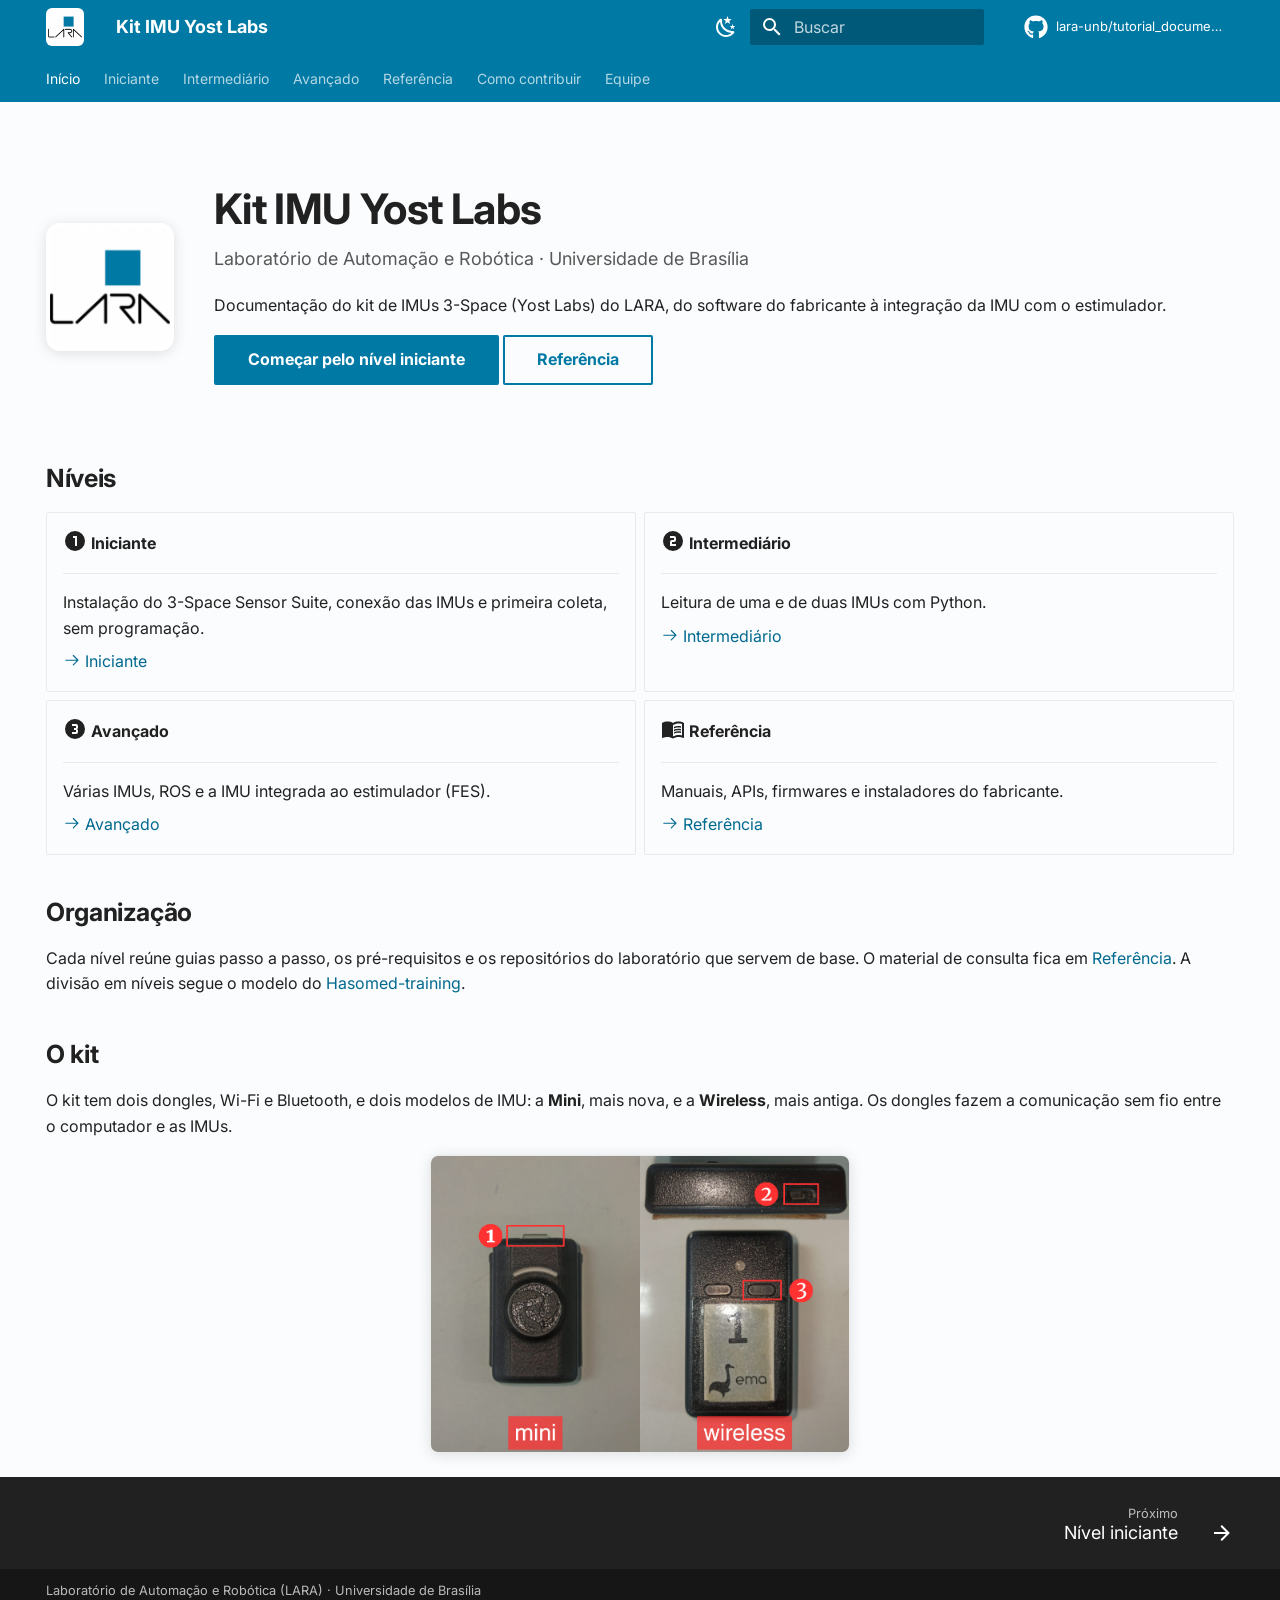
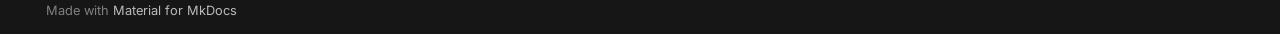
<file: index.html>
<!doctype html>
<html lang="pt" class="no-js">
  <head>
    
      <meta charset="utf-8">
      <meta name="viewport" content="width=device-width,initial-scale=1">
      
        <meta name="description" content="Documentação do kit de IMUs 3-Space (Yost Labs) do Laboratório de Automação e Robótica da Universidade de Brasília.">
      
      
        <meta name="author" content="Squad IMU · LARA/UnB">
      
      
        <link rel="canonical" href="https://lara-unb.github.io/tutorial_documentacao_imu/">
      
      
      
        <link rel="next" href="iniciante/">
      
      
        
      
      
      <link rel="icon" href="assets/favicon.png">
      <meta name="generator" content="mkdocs-1.6.1, mkdocs-material-9.7.7">
    
    
      
        <title>Kit IMU Yost Labs</title>
      
    
    
      <link rel="stylesheet" href="assets/stylesheets/main.ec1eaa64.min.css">
      
        
        <link rel="stylesheet" href="assets/stylesheets/palette.ab4e12ef.min.css">
      
      


    
    
      
    
    
      
        
        
        <link rel="preconnect" href="https://fonts.gstatic.com" crossorigin>
        <link rel="stylesheet" href="https://fonts.googleapis.com/css?family=Inter:300,300i,400,400i,700,700i%7CJetBrains+Mono:400,400i,700,700i&display=fallback">
        <style>:root{--md-text-font:"Inter";--md-code-font:"JetBrains Mono"}</style>
      
    
    
      <link rel="stylesheet" href="assets/extra.css">
    
    <script>__md_scope=new URL(".",location),__md_hash=e=>[...e].reduce(((e,_)=>(e<<5)-e+_.charCodeAt(0)),0),__md_get=(e,_=localStorage,t=__md_scope)=>JSON.parse(_.getItem(t.pathname+"."+e)),__md_set=(e,_,t=localStorage,a=__md_scope)=>{try{t.setItem(a.pathname+"."+e,JSON.stringify(_))}catch(e){}}</script>
    
      

    
    
  </head>
  
  
    
    
      
    
    
    
    
    <body dir="ltr" data-md-color-scheme="default" data-md-color-primary="custom" data-md-color-accent="custom">
  
    
    <input class="md-toggle" data-md-toggle="drawer" type="checkbox" id="__drawer" autocomplete="off">
    <input class="md-toggle" data-md-toggle="search" type="checkbox" id="__search" autocomplete="off">
    <label class="md-overlay" for="__drawer"></label>
    <div data-md-component="skip">
      
        
        <a href="#kit-imu-yost-labs" class="md-skip">
          Pular para conteúdo
        </a>
      
    </div>
    <div data-md-component="announce">
      
    </div>
    
    
      

<header class="md-header" data-md-component="header">
  <nav class="md-header__inner md-grid" aria-label="Cabeçalho">
    <a href="." title="Kit IMU Yost Labs" class="md-header__button md-logo" aria-label="Kit IMU Yost Labs" data-md-component="logo">
      
  <img src="assets/logo.png" alt="logo">

    </a>
    <label class="md-header__button md-icon" for="__drawer">
      
      <svg xmlns="http://www.w3.org/2000/svg" viewBox="0 0 24 24"><path d="M3 6h18v2H3zm0 5h18v2H3zm0 5h18v2H3z"/></svg>
    </label>
    <div class="md-header__title" data-md-component="header-title">
      <div class="md-header__ellipsis">
        <div class="md-header__topic">
          <span class="md-ellipsis">
            Kit IMU Yost Labs
          </span>
        </div>
        <div class="md-header__topic" data-md-component="header-topic">
          <span class="md-ellipsis">
            
              Início
            
          </span>
        </div>
      </div>
    </div>
    
      
        <form class="md-header__option" data-md-component="palette">
  
    
    
    
    <input class="md-option" data-md-color-media="(prefers-color-scheme: light)" data-md-color-scheme="default" data-md-color-primary="custom" data-md-color-accent="custom"  aria-label="Mudar para o tema escuro"  type="radio" name="__palette" id="__palette_0">
    
      <label class="md-header__button md-icon" title="Mudar para o tema escuro" for="__palette_1" hidden>
        <svg xmlns="http://www.w3.org/2000/svg" viewBox="0 0 24 24"><path d="m17.75 4.09-2.53 1.94.91 3.06-2.63-1.81-2.63 1.81.91-3.06-2.53-1.94L12.44 4l1.06-3 1.06 3zm3.5 6.91-1.64 1.25.59 1.98-1.7-1.17-1.7 1.17.59-1.98L15.75 11l2.06-.05L18.5 9l.69 1.95zm-2.28 4.95c.83-.08 1.72 1.1 1.19 1.85-.32.45-.66.87-1.08 1.27C15.17 23 8.84 23 4.94 19.07c-3.91-3.9-3.91-10.24 0-14.14.4-.4.82-.76 1.27-1.08.75-.53 1.93.36 1.85 1.19-.27 2.86.69 5.83 2.89 8.02a9.96 9.96 0 0 0 8.02 2.89m-1.64 2.02a12.08 12.08 0 0 1-7.8-3.47c-2.17-2.19-3.33-5-3.49-7.82-2.81 3.14-2.7 7.96.31 10.98 3.02 3.01 7.84 3.12 10.98.31"/></svg>
      </label>
    
  
    
    
    
    <input class="md-option" data-md-color-media="(prefers-color-scheme: dark)" data-md-color-scheme="slate" data-md-color-primary="custom" data-md-color-accent="custom"  aria-label="Mudar para o tema claro"  type="radio" name="__palette" id="__palette_1">
    
      <label class="md-header__button md-icon" title="Mudar para o tema claro" for="__palette_0" hidden>
        <svg xmlns="http://www.w3.org/2000/svg" viewBox="0 0 24 24"><path d="M12 7a5 5 0 0 1 5 5 5 5 0 0 1-5 5 5 5 0 0 1-5-5 5 5 0 0 1 5-5m0 2a3 3 0 0 0-3 3 3 3 0 0 0 3 3 3 3 0 0 0 3-3 3 3 0 0 0-3-3m0-7 2.39 3.42C13.65 5.15 12.84 5 12 5s-1.65.15-2.39.42zM3.34 7l4.16-.35A7.2 7.2 0 0 0 5.94 8.5c-.44.74-.69 1.5-.83 2.29zm.02 10 1.76-3.77a7.131 7.131 0 0 0 2.38 4.14zM20.65 7l-1.77 3.79a7.02 7.02 0 0 0-2.38-4.15zm-.01 10-4.14.36c.59-.51 1.12-1.14 1.54-1.86.42-.73.69-1.5.83-2.29zM12 22l-2.41-3.44c.74.27 1.55.44 2.41.44.82 0 1.63-.17 2.37-.44z"/></svg>
      </label>
    
  
</form>
      
    
    
      <script>var palette=__md_get("__palette");if(palette&&palette.color){if("(prefers-color-scheme)"===palette.color.media){var media=matchMedia("(prefers-color-scheme: light)"),input=document.querySelector(media.matches?"[data-md-color-media='(prefers-color-scheme: light)']":"[data-md-color-media='(prefers-color-scheme: dark)']");palette.color.media=input.getAttribute("data-md-color-media"),palette.color.scheme=input.getAttribute("data-md-color-scheme"),palette.color.primary=input.getAttribute("data-md-color-primary"),palette.color.accent=input.getAttribute("data-md-color-accent")}for(var[key,value]of Object.entries(palette.color))document.body.setAttribute("data-md-color-"+key,value)}</script>
    
    
    
      
      
        <label class="md-header__button md-icon" for="__search">
          
          <svg xmlns="http://www.w3.org/2000/svg" viewBox="0 0 24 24"><path d="M9.5 3A6.5 6.5 0 0 1 16 9.5c0 1.61-.59 3.09-1.56 4.23l.27.27h.79l5 5-1.5 1.5-5-5v-.79l-.27-.27A6.52 6.52 0 0 1 9.5 16 6.5 6.5 0 0 1 3 9.5 6.5 6.5 0 0 1 9.5 3m0 2C7 5 5 7 5 9.5S7 14 9.5 14 14 12 14 9.5 12 5 9.5 5"/></svg>
        </label>
        <div class="md-search" data-md-component="search" role="dialog">
  <label class="md-search__overlay" for="__search"></label>
  <div class="md-search__inner" role="search">
    <form class="md-search__form" name="search">
      <input type="text" class="md-search__input" name="query" aria-label="Buscar" placeholder="Buscar" autocapitalize="off" autocorrect="off" autocomplete="off" spellcheck="false" data-md-component="search-query" required>
      <label class="md-search__icon md-icon" for="__search">
        
        <svg xmlns="http://www.w3.org/2000/svg" viewBox="0 0 24 24"><path d="M9.5 3A6.5 6.5 0 0 1 16 9.5c0 1.61-.59 3.09-1.56 4.23l.27.27h.79l5 5-1.5 1.5-5-5v-.79l-.27-.27A6.52 6.52 0 0 1 9.5 16 6.5 6.5 0 0 1 3 9.5 6.5 6.5 0 0 1 9.5 3m0 2C7 5 5 7 5 9.5S7 14 9.5 14 14 12 14 9.5 12 5 9.5 5"/></svg>
        
        <svg xmlns="http://www.w3.org/2000/svg" viewBox="0 0 24 24"><path d="M20 11v2H8l5.5 5.5-1.42 1.42L4.16 12l7.92-7.92L13.5 5.5 8 11z"/></svg>
      </label>
      <nav class="md-search__options" aria-label="Pesquisar">
        
        <button type="reset" class="md-search__icon md-icon" title="Limpar" aria-label="Limpar" tabindex="-1">
          
          <svg xmlns="http://www.w3.org/2000/svg" viewBox="0 0 24 24"><path d="M19 6.41 17.59 5 12 10.59 6.41 5 5 6.41 10.59 12 5 17.59 6.41 19 12 13.41 17.59 19 19 17.59 13.41 12z"/></svg>
        </button>
      </nav>
      
        <div class="md-search__suggest" data-md-component="search-suggest"></div>
      
    </form>
    <div class="md-search__output">
      <div class="md-search__scrollwrap" tabindex="0" data-md-scrollfix>
        <div class="md-search-result" data-md-component="search-result">
          <div class="md-search-result__meta">
            Inicializando busca
          </div>
          <ol class="md-search-result__list" role="presentation"></ol>
        </div>
      </div>
    </div>
  </div>
</div>
      
    
    
      <div class="md-header__source">
        <a href="https://github.com/lara-unb/tutorial_documentacao_imu" title="Ir para repositório" class="md-source" data-md-component="source">
  <div class="md-source__icon md-icon">
    
    <svg xmlns="http://www.w3.org/2000/svg" viewBox="0 0 512 512"><!--! Font Awesome Free 7.1.0 by @fontawesome - https://fontawesome.com License - https://fontawesome.com/license/free (Icons: CC BY 4.0, Fonts: SIL OFL 1.1, Code: MIT License) Copyright 2025 Fonticons, Inc.--><path d="M173.9 397.4c0 2-2.3 3.6-5.2 3.6-3.3.3-5.6-1.3-5.6-3.6 0-2 2.3-3.6 5.2-3.6 3-.3 5.6 1.3 5.6 3.6m-31.1-4.5c-.7 2 1.3 4.3 4.3 4.9 2.6 1 5.6 0 6.2-2s-1.3-4.3-4.3-5.2c-2.6-.7-5.5.3-6.2 2.3m44.2-1.7c-2.9.7-4.9 2.6-4.6 4.9.3 2 2.9 3.3 5.9 2.6 2.9-.7 4.9-2.6 4.6-4.6-.3-1.9-3-3.2-5.9-2.9M252.8 8C114.1 8 8 113.3 8 252c0 110.9 69.8 205.8 169.5 239.2 12.8 2.3 17.3-5.6 17.3-12.1 0-6.2-.3-40.4-.3-61.4 0 0-70 15-84.7-29.8 0 0-11.4-29.1-27.8-36.6 0 0-22.9-15.7 1.6-15.4 0 0 24.9 2 38.6 25.8 21.9 38.6 58.6 27.5 72.9 20.9 2.3-16 8.8-27.1 16-33.7-55.9-6.2-112.3-14.3-112.3-110.5 0-27.5 7.6-41.3 23.6-58.9-2.6-6.5-11.1-33.3 2.6-67.9 20.9-6.5 69 27 69 27 20-5.6 41.5-8.5 62.8-8.5s42.8 2.9 62.8 8.5c0 0 48.1-33.6 69-27 13.7 34.7 5.2 61.4 2.6 67.9 16 17.7 25.8 31.5 25.8 58.9 0 96.5-58.9 104.2-114.8 110.5 9.2 7.9 17 22.9 17 46.4 0 33.7-.3 75.4-.3 83.6 0 6.5 4.6 14.4 17.3 12.1C436.2 457.8 504 362.9 504 252 504 113.3 391.5 8 252.8 8M105.2 352.9c-1.3 1-1 3.3.7 5.2 1.6 1.6 3.9 2.3 5.2 1 1.3-1 1-3.3-.7-5.2-1.6-1.6-3.9-2.3-5.2-1m-10.8-8.1c-.7 1.3.3 2.9 2.3 3.9 1.6 1 3.6.7 4.3-.7.7-1.3-.3-2.9-2.3-3.9-2-.6-3.6-.3-4.3.7m32.4 35.6c-1.6 1.3-1 4.3 1.3 6.2 2.3 2.3 5.2 2.6 6.5 1 1.3-1.3.7-4.3-1.3-6.2-2.2-2.3-5.2-2.6-6.5-1m-11.4-14.7c-1.6 1-1.6 3.6 0 5.9s4.3 3.3 5.6 2.3c1.6-1.3 1.6-3.9 0-6.2-1.4-2.3-4-3.3-5.6-2"/></svg>
  </div>
  <div class="md-source__repository">
    lara-unb/tutorial_documentacao_imu
  </div>
</a>
      </div>
    
  </nav>
  
</header>
    
    <div class="md-container" data-md-component="container">
      
      
        
          
            
<nav class="md-tabs" aria-label="Abas" data-md-component="tabs">
  <div class="md-grid">
    <ul class="md-tabs__list">
      
        
  
  
  
    
  
  
    <li class="md-tabs__item md-tabs__item--active">
      <a href="." class="md-tabs__link">
        
  
  
    
  
  Início

      </a>
    </li>
  

      
        
  
  
  
  
    
    
      <li class="md-tabs__item">
        <a href="iniciante/" class="md-tabs__link">
          
  
  
    
  
  Iniciante

        </a>
      </li>
    
  

      
        
  
  
  
  
    
    
      <li class="md-tabs__item">
        <a href="intermediario/" class="md-tabs__link">
          
  
  
    
  
  Intermediário

        </a>
      </li>
    
  

      
        
  
  
  
  
    
    
      <li class="md-tabs__item">
        <a href="avancado/" class="md-tabs__link">
          
  
  
    
  
  Avançado

        </a>
      </li>
    
  

      
        
  
  
  
  
    <li class="md-tabs__item">
      <a href="referencia/" class="md-tabs__link">
        
  
  
    
  
  Referência

      </a>
    </li>
  

      
        
  
  
  
  
    <li class="md-tabs__item">
      <a href="contribuir/" class="md-tabs__link">
        
  
  
    
  
  Como contribuir

      </a>
    </li>
  

      
        
  
  
  
  
    <li class="md-tabs__item">
      <a href="equipe/" class="md-tabs__link">
        
  
  
    
  
  Equipe

      </a>
    </li>
  

      
    </ul>
  </div>
</nav>
          
        
      
      <main class="md-main" data-md-component="main">
        <div class="md-main__inner md-grid">
          
            
              
                
              
              <div class="md-sidebar md-sidebar--primary" data-md-component="sidebar" data-md-type="navigation" hidden>
                <div class="md-sidebar__scrollwrap">
                  <div class="md-sidebar__inner">
                    


  


<nav class="md-nav md-nav--primary md-nav--lifted" aria-label="Navegação" data-md-level="0">
  <label class="md-nav__title" for="__drawer">
    <a href="." title="Kit IMU Yost Labs" class="md-nav__button md-logo" aria-label="Kit IMU Yost Labs" data-md-component="logo">
      
  <img src="assets/logo.png" alt="logo">

    </a>
    Kit IMU Yost Labs
  </label>
  
    <div class="md-nav__source">
      <a href="https://github.com/lara-unb/tutorial_documentacao_imu" title="Ir para repositório" class="md-source" data-md-component="source">
  <div class="md-source__icon md-icon">
    
    <svg xmlns="http://www.w3.org/2000/svg" viewBox="0 0 512 512"><!--! Font Awesome Free 7.1.0 by @fontawesome - https://fontawesome.com License - https://fontawesome.com/license/free (Icons: CC BY 4.0, Fonts: SIL OFL 1.1, Code: MIT License) Copyright 2025 Fonticons, Inc.--><path d="M173.9 397.4c0 2-2.3 3.6-5.2 3.6-3.3.3-5.6-1.3-5.6-3.6 0-2 2.3-3.6 5.2-3.6 3-.3 5.6 1.3 5.6 3.6m-31.1-4.5c-.7 2 1.3 4.3 4.3 4.9 2.6 1 5.6 0 6.2-2s-1.3-4.3-4.3-5.2c-2.6-.7-5.5.3-6.2 2.3m44.2-1.7c-2.9.7-4.9 2.6-4.6 4.9.3 2 2.9 3.3 5.9 2.6 2.9-.7 4.9-2.6 4.6-4.6-.3-1.9-3-3.2-5.9-2.9M252.8 8C114.1 8 8 113.3 8 252c0 110.9 69.8 205.8 169.5 239.2 12.8 2.3 17.3-5.6 17.3-12.1 0-6.2-.3-40.4-.3-61.4 0 0-70 15-84.7-29.8 0 0-11.4-29.1-27.8-36.6 0 0-22.9-15.7 1.6-15.4 0 0 24.9 2 38.6 25.8 21.9 38.6 58.6 27.5 72.9 20.9 2.3-16 8.8-27.1 16-33.7-55.9-6.2-112.3-14.3-112.3-110.5 0-27.5 7.6-41.3 23.6-58.9-2.6-6.5-11.1-33.3 2.6-67.9 20.9-6.5 69 27 69 27 20-5.6 41.5-8.5 62.8-8.5s42.8 2.9 62.8 8.5c0 0 48.1-33.6 69-27 13.7 34.7 5.2 61.4 2.6 67.9 16 17.7 25.8 31.5 25.8 58.9 0 96.5-58.9 104.2-114.8 110.5 9.2 7.9 17 22.9 17 46.4 0 33.7-.3 75.4-.3 83.6 0 6.5 4.6 14.4 17.3 12.1C436.2 457.8 504 362.9 504 252 504 113.3 391.5 8 252.8 8M105.2 352.9c-1.3 1-1 3.3.7 5.2 1.6 1.6 3.9 2.3 5.2 1 1.3-1 1-3.3-.7-5.2-1.6-1.6-3.9-2.3-5.2-1m-10.8-8.1c-.7 1.3.3 2.9 2.3 3.9 1.6 1 3.6.7 4.3-.7.7-1.3-.3-2.9-2.3-3.9-2-.6-3.6-.3-4.3.7m32.4 35.6c-1.6 1.3-1 4.3 1.3 6.2 2.3 2.3 5.2 2.6 6.5 1 1.3-1.3.7-4.3-1.3-6.2-2.2-2.3-5.2-2.6-6.5-1m-11.4-14.7c-1.6 1-1.6 3.6 0 5.9s4.3 3.3 5.6 2.3c1.6-1.3 1.6-3.9 0-6.2-1.4-2.3-4-3.3-5.6-2"/></svg>
  </div>
  <div class="md-source__repository">
    lara-unb/tutorial_documentacao_imu
  </div>
</a>
    </div>
  
  <ul class="md-nav__list" data-md-scrollfix>
    
      
      
  
  
    
  
  
  
    <li class="md-nav__item md-nav__item--active">
      
      <input class="md-nav__toggle md-toggle" type="checkbox" id="__toc">
      
      
        
      
      
        <label class="md-nav__link md-nav__link--active" for="__toc">
          
  
  
  <span class="md-ellipsis">
    
  
    Início
  

    
  </span>
  
  

          <span class="md-nav__icon md-icon"></span>
        </label>
      
      <a href="." class="md-nav__link md-nav__link--active">
        
  
  
  <span class="md-ellipsis">
    
  
    Início
  

    
  </span>
  
  

      </a>
      
        

<nav class="md-nav md-nav--secondary" aria-label="Índice">
  
  
  
    
  
  
    <label class="md-nav__title" for="__toc">
      <span class="md-nav__icon md-icon"></span>
      Índice
    </label>
    <ul class="md-nav__list" data-md-component="toc" data-md-scrollfix>
      
        <li class="md-nav__item">
  <a href="#niveis" class="md-nav__link">
    <span class="md-ellipsis">
      
        Níveis
      
    </span>
  </a>
  
</li>
      
        <li class="md-nav__item">
  <a href="#organizacao" class="md-nav__link">
    <span class="md-ellipsis">
      
        Organização
      
    </span>
  </a>
  
</li>
      
        <li class="md-nav__item">
  <a href="#o-kit" class="md-nav__link">
    <span class="md-ellipsis">
      
        O kit
      
    </span>
  </a>
  
</li>
      
    </ul>
  
</nav>
      
    </li>
  

    
      
      
  
  
  
  
    
    
      
        
          
        
      
        
      
    
    
    
      
      
        
      
    
    
    <li class="md-nav__item md-nav__item--nested">
      
        
        
        <input class="md-nav__toggle md-toggle " type="checkbox" id="__nav_2" >
        
          
          <div class="md-nav__link md-nav__container">
            <a href="iniciante/" class="md-nav__link ">
              
  
  
  <span class="md-ellipsis">
    
  
    Iniciante
  

    
  </span>
  
  

            </a>
            
              
              <label class="md-nav__link " for="__nav_2" id="__nav_2_label" tabindex="0">
                <span class="md-nav__icon md-icon"></span>
              </label>
            
          </div>
        
        <nav class="md-nav" data-md-level="1" aria-labelledby="__nav_2_label" aria-expanded="false">
          <label class="md-nav__title" for="__nav_2">
            <span class="md-nav__icon md-icon"></span>
            
  
    Iniciante
  

          </label>
          <ul class="md-nav__list" data-md-scrollfix>
            
              
            
              
                
  
  
  
  
    <li class="md-nav__item">
      <a href="tutoriais/primeira_coleta/primeira_coleta_tutorial/" class="md-nav__link">
        
  
  
  <span class="md-ellipsis">
    
  
    Primeira coleta
  

    
  </span>
  
  

      </a>
    </li>
  

              
            
          </ul>
        </nav>
      
    </li>
  

    
      
      
  
  
  
  
    
    
      
        
          
        
      
        
      
        
      
        
      
    
    
    
      
      
        
      
    
    
    <li class="md-nav__item md-nav__item--nested">
      
        
        
        <input class="md-nav__toggle md-toggle " type="checkbox" id="__nav_3" >
        
          
          <div class="md-nav__link md-nav__container">
            <a href="intermediario/" class="md-nav__link ">
              
  
  
  <span class="md-ellipsis">
    
  
    Intermediário
  

    
  </span>
  
  

            </a>
            
              
              <label class="md-nav__link " for="__nav_3" id="__nav_3_label" tabindex="0">
                <span class="md-nav__icon md-icon"></span>
              </label>
            
          </div>
        
        <nav class="md-nav" data-md-level="1" aria-labelledby="__nav_3_label" aria-expanded="false">
          <label class="md-nav__title" for="__nav_3">
            <span class="md-nav__icon md-icon"></span>
            
  
    Intermediário
  

          </label>
          <ul class="md-nav__list" data-md-scrollfix>
            
              
            
              
                
  
  
  
  
    <li class="md-nav__item">
      <a href="intermediario/instalacao/" class="md-nav__link">
        
  
  
  <span class="md-ellipsis">
    
  
    Instalação da API e da biblioteca
  

    
  </span>
  
  

      </a>
    </li>
  

              
            
              
                
  
  
  
  
    <li class="md-nav__item">
      <a href="intermediario/uma-imu/" class="md-nav__link">
        
  
  
  <span class="md-ellipsis">
    
  
    Leitura de uma IMU
  

    
  </span>
  
  

      </a>
    </li>
  

              
            
              
                
  
  
  
  
    <li class="md-nav__item">
      <a href="intermediario/duas-imus/" class="md-nav__link">
        
  
  
  <span class="md-ellipsis">
    
  
    Leitura de duas IMUs
  

    
  </span>
  
  

      </a>
    </li>
  

              
            
          </ul>
        </nav>
      
    </li>
  

    
      
      
  
  
  
  
    
    
      
        
          
        
      
        
      
        
      
        
      
    
    
    
      
      
        
      
    
    
    <li class="md-nav__item md-nav__item--nested">
      
        
        
        <input class="md-nav__toggle md-toggle " type="checkbox" id="__nav_4" >
        
          
          <div class="md-nav__link md-nav__container">
            <a href="avancado/" class="md-nav__link ">
              
  
  
  <span class="md-ellipsis">
    
  
    Avançado
  

    
  </span>
  
  

            </a>
            
              
              <label class="md-nav__link " for="__nav_4" id="__nav_4_label" tabindex="0">
                <span class="md-nav__icon md-icon"></span>
              </label>
            
          </div>
        
        <nav class="md-nav" data-md-level="1" aria-labelledby="__nav_4_label" aria-expanded="false">
          <label class="md-nav__title" for="__nav_4">
            <span class="md-nav__icon md-icon"></span>
            
  
    Avançado
  

          </label>
          <ul class="md-nav__list" data-md-scrollfix>
            
              
            
              
                
  
  
  
  
    <li class="md-nav__item">
      <a href="avancado/opensense/" class="md-nav__link">
        
  
  
  <span class="md-ellipsis">
    
  
    Várias IMUs com OpenSense
  

    
  </span>
  
  

      </a>
    </li>
  

              
            
              
                
  
  
  
  
    <li class="md-nav__item">
      <a href="avancado/ros/" class="md-nav__link">
        
  
  
  <span class="md-ellipsis">
    
  
    IMU no ROS
  

    
  </span>
  
  

      </a>
    </li>
  

              
            
              
                
  
  
  
  
    <li class="md-nav__item">
      <a href="avancado/estimulador/" class="md-nav__link">
        
  
  
  <span class="md-ellipsis">
    
  
    IMU com o estimulador
  

    
  </span>
  
  

      </a>
    </li>
  

              
            
          </ul>
        </nav>
      
    </li>
  

    
      
      
  
  
  
  
    <li class="md-nav__item">
      <a href="referencia/" class="md-nav__link">
        
  
  
  <span class="md-ellipsis">
    
  
    Referência
  

    
  </span>
  
  

      </a>
    </li>
  

    
      
      
  
  
  
  
    <li class="md-nav__item">
      <a href="contribuir/" class="md-nav__link">
        
  
  
  <span class="md-ellipsis">
    
  
    Como contribuir
  

    
  </span>
  
  

      </a>
    </li>
  

    
      
      
  
  
  
  
    <li class="md-nav__item">
      <a href="equipe/" class="md-nav__link">
        
  
  
  <span class="md-ellipsis">
    
  
    Equipe
  

    
  </span>
  
  

      </a>
    </li>
  

    
  </ul>
</nav>
                  </div>
                </div>
              </div>
            
            
              
                
              
              <div class="md-sidebar md-sidebar--secondary" data-md-component="sidebar" data-md-type="toc" hidden>
                <div class="md-sidebar__scrollwrap">
                  <div class="md-sidebar__inner">
                    

<nav class="md-nav md-nav--secondary" aria-label="Índice">
  
  
  
    
  
  
    <label class="md-nav__title" for="__toc">
      <span class="md-nav__icon md-icon"></span>
      Índice
    </label>
    <ul class="md-nav__list" data-md-component="toc" data-md-scrollfix>
      
        <li class="md-nav__item">
  <a href="#niveis" class="md-nav__link">
    <span class="md-ellipsis">
      
        Níveis
      
    </span>
  </a>
  
</li>
      
        <li class="md-nav__item">
  <a href="#organizacao" class="md-nav__link">
    <span class="md-ellipsis">
      
        Organização
      
    </span>
  </a>
  
</li>
      
        <li class="md-nav__item">
  <a href="#o-kit" class="md-nav__link">
    <span class="md-ellipsis">
      
        O kit
      
    </span>
  </a>
  
</li>
      
    </ul>
  
</nav>
                  </div>
                </div>
              </div>
            
          
          
            <div class="md-content" data-md-component="content">
              
              <article class="md-content__inner md-typeset">
                
                  
  




<div class="hero">
<p><img alt="LARA" src="assets/logo.png" /></p>
<div class="hero-texto">
<h1 id="kit-imu-yost-labs">Kit IMU Yost Labs<a class="headerlink" href="#kit-imu-yost-labs" title="Permanent link">&para;</a></h1>
<p class="subtitulo">Laboratório de Automação e Robótica · Universidade de Brasília</p>
<p>Documentação do kit de IMUs 3-Space (Yost Labs) do LARA, do software do fabricante à integração da IMU com o estimulador.</p>
<p><a class="md-button md-button--primary" href="iniciante/">Começar pelo nível iniciante</a>
<a class="md-button" href="referencia/">Referência</a></p>
</div>
</div>
<h2 id="niveis">Níveis<a class="headerlink" href="#niveis" title="Permanent link">&para;</a></h2>
<div class="grid cards niveis">
<ul>
<li>
<p><span class="twemoji lg"><svg xmlns="http://www.w3.org/2000/svg" viewBox="0 0 24 24"><path d="M10 7v2h2v8h2V7zm2-5a10 10 0 0 1 10 10 10 10 0 0 1-10 10A10 10 0 0 1 2 12 10 10 0 0 1 12 2"/></svg></span> <strong>Iniciante</strong></p>
<hr />
<p>Instalação do 3-Space Sensor Suite, conexão das IMUs e primeira coleta, sem programação.</p>
<p><a href="iniciante/"><span class="twemoji"><svg xmlns="http://www.w3.org/2000/svg" viewBox="0 0 24 24"><path d="M13.22 19.03a.75.75 0 0 1 0-1.06L18.19 13H3.75a.75.75 0 0 1 0-1.5h14.44l-4.97-4.97a.749.749 0 0 1 .326-1.275.75.75 0 0 1 .734.215l6.25 6.25a.75.75 0 0 1 0 1.06l-6.25 6.25a.75.75 0 0 1-1.06 0"/></svg></span> Iniciante</a></p>
</li>
<li>
<p><span class="twemoji lg"><svg xmlns="http://www.w3.org/2000/svg" viewBox="0 0 24 24"><path d="M9 7v2h4v2h-2a2 2 0 0 0-2 2v4h6v-2h-4v-2h2a2 2 0 0 0 2-2V9a2 2 0 0 0-2-2zm3-5a10 10 0 0 1 10 10 10 10 0 0 1-10 10A10 10 0 0 1 2 12 10 10 0 0 1 12 2"/></svg></span> <strong>Intermediário</strong></p>
<hr />
<p>Leitura de uma e de duas IMUs com Python.</p>
<p><a href="intermediario/"><span class="twemoji"><svg xmlns="http://www.w3.org/2000/svg" viewBox="0 0 24 24"><path d="M13.22 19.03a.75.75 0 0 1 0-1.06L18.19 13H3.75a.75.75 0 0 1 0-1.5h14.44l-4.97-4.97a.749.749 0 0 1 .326-1.275.75.75 0 0 1 .734.215l6.25 6.25a.75.75 0 0 1 0 1.06l-6.25 6.25a.75.75 0 0 1-1.06 0"/></svg></span> Intermediário</a></p>
</li>
<li>
<p><span class="twemoji lg"><svg xmlns="http://www.w3.org/2000/svg" viewBox="0 0 24 24"><path d="M15 15v-1.5a1.5 1.5 0 0 0-1.5-1.5 1.5 1.5 0 0 0 1.5-1.5V9a2 2 0 0 0-2-2H9v2h4v2h-2v2h2v2H9v2h4a2 2 0 0 0 2-2M12 2a10 10 0 0 1 10 10 10 10 0 0 1-10 10A10 10 0 0 1 2 12 10 10 0 0 1 12 2"/></svg></span> <strong>Avançado</strong></p>
<hr />
<p>Várias IMUs, ROS e a IMU integrada ao estimulador (FES).</p>
<p><a href="avancado/"><span class="twemoji"><svg xmlns="http://www.w3.org/2000/svg" viewBox="0 0 24 24"><path d="M13.22 19.03a.75.75 0 0 1 0-1.06L18.19 13H3.75a.75.75 0 0 1 0-1.5h14.44l-4.97-4.97a.749.749 0 0 1 .326-1.275.75.75 0 0 1 .734.215l6.25 6.25a.75.75 0 0 1 0 1.06l-6.25 6.25a.75.75 0 0 1-1.06 0"/></svg></span> Avançado</a></p>
</li>
<li>
<p><span class="twemoji lg"><svg xmlns="http://www.w3.org/2000/svg" viewBox="0 0 24 24"><path d="M12 21.5c-1.35-.85-3.8-1.5-5.5-1.5-1.65 0-3.35.3-4.75 1.05-.1.05-.15.05-.25.05-.25 0-.5-.25-.5-.5V6c.6-.45 1.25-.75 2-1 1.11-.35 2.33-.5 3.5-.5 1.95 0 4.05.4 5.5 1.5 1.45-1.1 3.55-1.5 5.5-1.5 1.17 0 2.39.15 3.5.5.75.25 1.4.55 2 1v14.6c0 .25-.25.5-.5.5-.1 0-.15 0-.25-.05-1.4-.75-3.1-1.05-4.75-1.05-1.7 0-4.15.65-5.5 1.5M12 8v11.5c1.35-.85 3.8-1.5 5.5-1.5 1.2 0 2.4.15 3.5.5V7c-1.1-.35-2.3-.5-3.5-.5-1.7 0-4.15.65-5.5 1.5m1 3.5c1.11-.68 2.6-1 4.5-1 .91 0 1.76.09 2.5.28V9.23c-.87-.15-1.71-.23-2.5-.23q-2.655 0-4.5.84zm4.5.17c-1.71 0-3.21.26-4.5.79v1.69c1.11-.65 2.6-.99 4.5-.99 1.04 0 1.88.08 2.5.24v-1.5c-.87-.16-1.71-.23-2.5-.23m2.5 2.9c-.87-.16-1.71-.24-2.5-.24-1.83 0-3.33.27-4.5.8v1.69c1.11-.66 2.6-.99 4.5-.99 1.04 0 1.88.08 2.5.24z"/></svg></span> <strong>Referência</strong></p>
<hr />
<p>Manuais, APIs, firmwares e instaladores do fabricante.</p>
<p><a href="referencia/"><span class="twemoji"><svg xmlns="http://www.w3.org/2000/svg" viewBox="0 0 24 24"><path d="M13.22 19.03a.75.75 0 0 1 0-1.06L18.19 13H3.75a.75.75 0 0 1 0-1.5h14.44l-4.97-4.97a.749.749 0 0 1 .326-1.275.75.75 0 0 1 .734.215l6.25 6.25a.75.75 0 0 1 0 1.06l-6.25 6.25a.75.75 0 0 1-1.06 0"/></svg></span> Referência</a></p>
</li>
</ul>
</div>
<h2 id="organizacao">Organização<a class="headerlink" href="#organizacao" title="Permanent link">&para;</a></h2>
<p>Cada nível reúne guias passo a passo, os pré-requisitos e os repositórios do laboratório que servem de base. O material de consulta fica em <a href="referencia/">Referência</a>. A divisão em níveis segue o modelo do <a href="https://github.com/lara-unb/Hasomed-training">Hasomed-training</a>.</p>
<h2 id="o-kit">O kit<a class="headerlink" href="#o-kit" title="Permanent link">&para;</a></h2>
<p>O kit tem dois dongles, Wi-Fi e Bluetooth, e dois modelos de IMU: a <strong>Mini</strong>, mais nova, e a <strong>Wireless</strong>, mais antiga. Os dongles fazem a comunicação sem fio entre o computador e as IMUs.</p>
<p><img alt="IMUs Mini e Wireless" class="foto" src="tutoriais/primeira_coleta/imagens/imus.png" /></p>







  
  




  



                
              </article>
            </div>
          
          
<script>var target=document.getElementById(location.hash.slice(1));target&&target.name&&(target.checked=target.name.startsWith("__tabbed_"))</script>
        </div>
        
          <button type="button" class="md-top md-icon" data-md-component="top" hidden>
  
  <svg xmlns="http://www.w3.org/2000/svg" viewBox="0 0 24 24"><path d="M13 20h-2V8l-5.5 5.5-1.42-1.42L12 4.16l7.92 7.92-1.42 1.42L13 8z"/></svg>
  Voltar para o topo
</button>
        
      </main>
      
        <footer class="md-footer">
  
    
      
        
      
      <nav class="md-footer__inner md-grid" aria-label="Rodapé" >
        
        
          
          <a href="iniciante/" class="md-footer__link md-footer__link--next" aria-label="Próximo: Nível iniciante">
            <div class="md-footer__title">
              <span class="md-footer__direction">
                Próximo
              </span>
              <div class="md-ellipsis">
                Nível iniciante
              </div>
            </div>
            <div class="md-footer__button md-icon">
              
              <svg xmlns="http://www.w3.org/2000/svg" viewBox="0 0 24 24"><path d="M4 11v2h12l-5.5 5.5 1.42 1.42L19.84 12l-7.92-7.92L10.5 5.5 16 11z"/></svg>
            </div>
          </a>
        
      </nav>
    
  
  <div class="md-footer-meta md-typeset">
    <div class="md-footer-meta__inner md-grid">
      <div class="md-copyright">
  
    <div class="md-copyright__highlight">
      Laboratório de Automação e Robótica (LARA) · Universidade de Brasília
    </div>
  
  
    Made with
    <a href="https://squidfunk.github.io/mkdocs-material/" target="_blank" rel="noopener">
      Material for MkDocs
    </a>
  
</div>
      
    </div>
  </div>
</footer>
      
    </div>
    <div class="md-dialog" data-md-component="dialog">
      <div class="md-dialog__inner md-typeset"></div>
    </div>
    
    
    
      
      
      <script id="__config" type="application/json">{"annotate": null, "base": ".", "features": ["navigation.tabs", "navigation.sections", "navigation.top", "navigation.indexes", "navigation.footer", "toc.follow", "search.suggest", "search.highlight", "content.code.copy"], "search": "assets/javascripts/workers/search.2c215733.min.js", "tags": null, "translations": {"clipboard.copied": "Copiado para \u00e1rea de transfer\u00eancia", "clipboard.copy": "Copiar para \u00e1rea de transfer\u00eancia", "search.result.more.one": "mais 1 nesta p\u00e1gina", "search.result.more.other": "# mais nesta p\u00e1gina", "search.result.none": "Nenhum documento encontrado", "search.result.one": "1 documento encontrado", "search.result.other": "# documentos encontrados", "search.result.placeholder": "Digite para iniciar a busca", "search.result.term.missing": "Ausente", "select.version": "Selecione a vers\u00e3o"}, "version": null}</script>
    
    
      <script src="assets/javascripts/bundle.d7400e89.min.js"></script>
      
    
  </body>
</html>
</file>
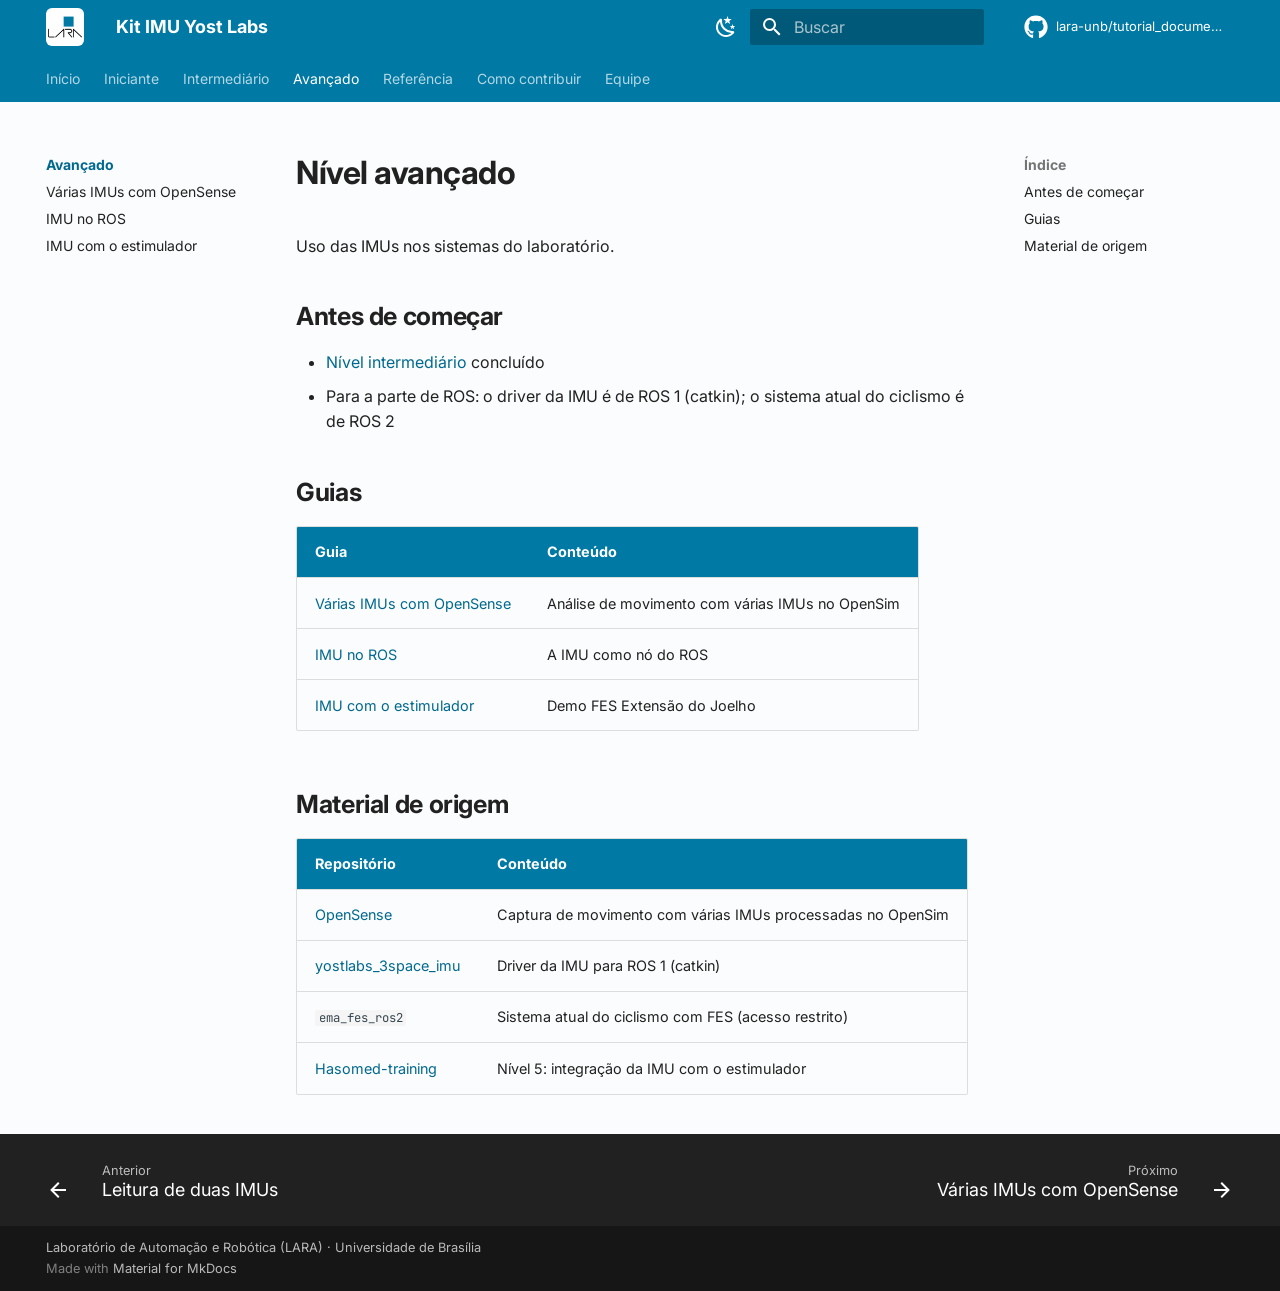
<file: avancado/index.html>
<!doctype html>
<html lang="pt" class="no-js">
  <head>
    
      <meta charset="utf-8">
      <meta name="viewport" content="width=device-width,initial-scale=1">
      
        <meta name="description" content="Documentação do kit de IMUs 3-Space (Yost Labs) do Laboratório de Automação e Robótica da Universidade de Brasília.">
      
      
        <meta name="author" content="Squad IMU · LARA/UnB">
      
      
        <link rel="canonical" href="https://lara-unb.github.io/tutorial_documentacao_imu/avancado/">
      
      
        <link rel="prev" href="../intermediario/duas-imus/">
      
      
        <link rel="next" href="opensense/">
      
      
        
      
      
      <link rel="icon" href="../assets/favicon.png">
      <meta name="generator" content="mkdocs-1.6.1, mkdocs-material-9.7.7">
    
    
      
        <title>Nível avançado - Kit IMU Yost Labs</title>
      
    
    
      <link rel="stylesheet" href="../assets/stylesheets/main.ec1eaa64.min.css">
      
        
        <link rel="stylesheet" href="../assets/stylesheets/palette.ab4e12ef.min.css">
      
      


    
    
      
    
    
      
        
        
        <link rel="preconnect" href="https://fonts.gstatic.com" crossorigin>
        <link rel="stylesheet" href="https://fonts.googleapis.com/css?family=Inter:300,300i,400,400i,700,700i%7CJetBrains+Mono:400,400i,700,700i&display=fallback">
        <style>:root{--md-text-font:"Inter";--md-code-font:"JetBrains Mono"}</style>
      
    
    
      <link rel="stylesheet" href="../assets/extra.css">
    
    <script>__md_scope=new URL("..",location),__md_hash=e=>[...e].reduce(((e,_)=>(e<<5)-e+_.charCodeAt(0)),0),__md_get=(e,_=localStorage,t=__md_scope)=>JSON.parse(_.getItem(t.pathname+"."+e)),__md_set=(e,_,t=localStorage,a=__md_scope)=>{try{t.setItem(a.pathname+"."+e,JSON.stringify(_))}catch(e){}}</script>
    
      

    
    
  </head>
  
  
    
    
      
    
    
    
    
    <body dir="ltr" data-md-color-scheme="default" data-md-color-primary="custom" data-md-color-accent="custom">
  
    
    <input class="md-toggle" data-md-toggle="drawer" type="checkbox" id="__drawer" autocomplete="off">
    <input class="md-toggle" data-md-toggle="search" type="checkbox" id="__search" autocomplete="off">
    <label class="md-overlay" for="__drawer"></label>
    <div data-md-component="skip">
      
        
        <a href="#nivel-avancado" class="md-skip">
          Pular para conteúdo
        </a>
      
    </div>
    <div data-md-component="announce">
      
    </div>
    
    
      

<header class="md-header" data-md-component="header">
  <nav class="md-header__inner md-grid" aria-label="Cabeçalho">
    <a href=".." title="Kit IMU Yost Labs" class="md-header__button md-logo" aria-label="Kit IMU Yost Labs" data-md-component="logo">
      
  <img src="../assets/logo.png" alt="logo">

    </a>
    <label class="md-header__button md-icon" for="__drawer">
      
      <svg xmlns="http://www.w3.org/2000/svg" viewBox="0 0 24 24"><path d="M3 6h18v2H3zm0 5h18v2H3zm0 5h18v2H3z"/></svg>
    </label>
    <div class="md-header__title" data-md-component="header-title">
      <div class="md-header__ellipsis">
        <div class="md-header__topic">
          <span class="md-ellipsis">
            Kit IMU Yost Labs
          </span>
        </div>
        <div class="md-header__topic" data-md-component="header-topic">
          <span class="md-ellipsis">
            
              Nível avançado
            
          </span>
        </div>
      </div>
    </div>
    
      
        <form class="md-header__option" data-md-component="palette">
  
    
    
    
    <input class="md-option" data-md-color-media="(prefers-color-scheme: light)" data-md-color-scheme="default" data-md-color-primary="custom" data-md-color-accent="custom"  aria-label="Mudar para o tema escuro"  type="radio" name="__palette" id="__palette_0">
    
      <label class="md-header__button md-icon" title="Mudar para o tema escuro" for="__palette_1" hidden>
        <svg xmlns="http://www.w3.org/2000/svg" viewBox="0 0 24 24"><path d="m17.75 4.09-2.53 1.94.91 3.06-2.63-1.81-2.63 1.81.91-3.06-2.53-1.94L12.44 4l1.06-3 1.06 3zm3.5 6.91-1.64 1.25.59 1.98-1.7-1.17-1.7 1.17.59-1.98L15.75 11l2.06-.05L18.5 9l.69 1.95zm-2.28 4.95c.83-.08 1.72 1.1 1.19 1.85-.32.45-.66.87-1.08 1.27C15.17 23 8.84 23 4.94 19.07c-3.91-3.9-3.91-10.24 0-14.14.4-.4.82-.76 1.27-1.08.75-.53 1.93.36 1.85 1.19-.27 2.86.69 5.83 2.89 8.02a9.96 9.96 0 0 0 8.02 2.89m-1.64 2.02a12.08 12.08 0 0 1-7.8-3.47c-2.17-2.19-3.33-5-3.49-7.82-2.81 3.14-2.7 7.96.31 10.98 3.02 3.01 7.84 3.12 10.98.31"/></svg>
      </label>
    
  
    
    
    
    <input class="md-option" data-md-color-media="(prefers-color-scheme: dark)" data-md-color-scheme="slate" data-md-color-primary="custom" data-md-color-accent="custom"  aria-label="Mudar para o tema claro"  type="radio" name="__palette" id="__palette_1">
    
      <label class="md-header__button md-icon" title="Mudar para o tema claro" for="__palette_0" hidden>
        <svg xmlns="http://www.w3.org/2000/svg" viewBox="0 0 24 24"><path d="M12 7a5 5 0 0 1 5 5 5 5 0 0 1-5 5 5 5 0 0 1-5-5 5 5 0 0 1 5-5m0 2a3 3 0 0 0-3 3 3 3 0 0 0 3 3 3 3 0 0 0 3-3 3 3 0 0 0-3-3m0-7 2.39 3.42C13.65 5.15 12.84 5 12 5s-1.65.15-2.39.42zM3.34 7l4.16-.35A7.2 7.2 0 0 0 5.94 8.5c-.44.74-.69 1.5-.83 2.29zm.02 10 1.76-3.77a7.131 7.131 0 0 0 2.38 4.14zM20.65 7l-1.77 3.79a7.02 7.02 0 0 0-2.38-4.15zm-.01 10-4.14.36c.59-.51 1.12-1.14 1.54-1.86.42-.73.69-1.5.83-2.29zM12 22l-2.41-3.44c.74.27 1.55.44 2.41.44.82 0 1.63-.17 2.37-.44z"/></svg>
      </label>
    
  
</form>
      
    
    
      <script>var palette=__md_get("__palette");if(palette&&palette.color){if("(prefers-color-scheme)"===palette.color.media){var media=matchMedia("(prefers-color-scheme: light)"),input=document.querySelector(media.matches?"[data-md-color-media='(prefers-color-scheme: light)']":"[data-md-color-media='(prefers-color-scheme: dark)']");palette.color.media=input.getAttribute("data-md-color-media"),palette.color.scheme=input.getAttribute("data-md-color-scheme"),palette.color.primary=input.getAttribute("data-md-color-primary"),palette.color.accent=input.getAttribute("data-md-color-accent")}for(var[key,value]of Object.entries(palette.color))document.body.setAttribute("data-md-color-"+key,value)}</script>
    
    
    
      
      
        <label class="md-header__button md-icon" for="__search">
          
          <svg xmlns="http://www.w3.org/2000/svg" viewBox="0 0 24 24"><path d="M9.5 3A6.5 6.5 0 0 1 16 9.5c0 1.61-.59 3.09-1.56 4.23l.27.27h.79l5 5-1.5 1.5-5-5v-.79l-.27-.27A6.52 6.52 0 0 1 9.5 16 6.5 6.5 0 0 1 3 9.5 6.5 6.5 0 0 1 9.5 3m0 2C7 5 5 7 5 9.5S7 14 9.5 14 14 12 14 9.5 12 5 9.5 5"/></svg>
        </label>
        <div class="md-search" data-md-component="search" role="dialog">
  <label class="md-search__overlay" for="__search"></label>
  <div class="md-search__inner" role="search">
    <form class="md-search__form" name="search">
      <input type="text" class="md-search__input" name="query" aria-label="Buscar" placeholder="Buscar" autocapitalize="off" autocorrect="off" autocomplete="off" spellcheck="false" data-md-component="search-query" required>
      <label class="md-search__icon md-icon" for="__search">
        
        <svg xmlns="http://www.w3.org/2000/svg" viewBox="0 0 24 24"><path d="M9.5 3A6.5 6.5 0 0 1 16 9.5c0 1.61-.59 3.09-1.56 4.23l.27.27h.79l5 5-1.5 1.5-5-5v-.79l-.27-.27A6.52 6.52 0 0 1 9.5 16 6.5 6.5 0 0 1 3 9.5 6.5 6.5 0 0 1 9.5 3m0 2C7 5 5 7 5 9.5S7 14 9.5 14 14 12 14 9.5 12 5 9.5 5"/></svg>
        
        <svg xmlns="http://www.w3.org/2000/svg" viewBox="0 0 24 24"><path d="M20 11v2H8l5.5 5.5-1.42 1.42L4.16 12l7.92-7.92L13.5 5.5 8 11z"/></svg>
      </label>
      <nav class="md-search__options" aria-label="Pesquisar">
        
        <button type="reset" class="md-search__icon md-icon" title="Limpar" aria-label="Limpar" tabindex="-1">
          
          <svg xmlns="http://www.w3.org/2000/svg" viewBox="0 0 24 24"><path d="M19 6.41 17.59 5 12 10.59 6.41 5 5 6.41 10.59 12 5 17.59 6.41 19 12 13.41 17.59 19 19 17.59 13.41 12z"/></svg>
        </button>
      </nav>
      
        <div class="md-search__suggest" data-md-component="search-suggest"></div>
      
    </form>
    <div class="md-search__output">
      <div class="md-search__scrollwrap" tabindex="0" data-md-scrollfix>
        <div class="md-search-result" data-md-component="search-result">
          <div class="md-search-result__meta">
            Inicializando busca
          </div>
          <ol class="md-search-result__list" role="presentation"></ol>
        </div>
      </div>
    </div>
  </div>
</div>
      
    
    
      <div class="md-header__source">
        <a href="https://github.com/lara-unb/tutorial_documentacao_imu" title="Ir para repositório" class="md-source" data-md-component="source">
  <div class="md-source__icon md-icon">
    
    <svg xmlns="http://www.w3.org/2000/svg" viewBox="0 0 512 512"><!--! Font Awesome Free 7.1.0 by @fontawesome - https://fontawesome.com License - https://fontawesome.com/license/free (Icons: CC BY 4.0, Fonts: SIL OFL 1.1, Code: MIT License) Copyright 2025 Fonticons, Inc.--><path d="M173.9 397.4c0 2-2.3 3.6-5.2 3.6-3.3.3-5.6-1.3-5.6-3.6 0-2 2.3-3.6 5.2-3.6 3-.3 5.6 1.3 5.6 3.6m-31.1-4.5c-.7 2 1.3 4.3 4.3 4.9 2.6 1 5.6 0 6.2-2s-1.3-4.3-4.3-5.2c-2.6-.7-5.5.3-6.2 2.3m44.2-1.7c-2.9.7-4.9 2.6-4.6 4.9.3 2 2.9 3.3 5.9 2.6 2.9-.7 4.9-2.6 4.6-4.6-.3-1.9-3-3.2-5.9-2.9M252.8 8C114.1 8 8 113.3 8 252c0 110.9 69.8 205.8 169.5 239.2 12.8 2.3 17.3-5.6 17.3-12.1 0-6.2-.3-40.4-.3-61.4 0 0-70 15-84.7-29.8 0 0-11.4-29.1-27.8-36.6 0 0-22.9-15.7 1.6-15.4 0 0 24.9 2 38.6 25.8 21.9 38.6 58.6 27.5 72.9 20.9 2.3-16 8.8-27.1 16-33.7-55.9-6.2-112.3-14.3-112.3-110.5 0-27.5 7.6-41.3 23.6-58.9-2.6-6.5-11.1-33.3 2.6-67.9 20.9-6.5 69 27 69 27 20-5.6 41.5-8.5 62.8-8.5s42.8 2.9 62.8 8.5c0 0 48.1-33.6 69-27 13.7 34.7 5.2 61.4 2.6 67.9 16 17.7 25.8 31.5 25.8 58.9 0 96.5-58.9 104.2-114.8 110.5 9.2 7.9 17 22.9 17 46.4 0 33.7-.3 75.4-.3 83.6 0 6.5 4.6 14.4 17.3 12.1C436.2 457.8 504 362.9 504 252 504 113.3 391.5 8 252.8 8M105.2 352.9c-1.3 1-1 3.3.7 5.2 1.6 1.6 3.9 2.3 5.2 1 1.3-1 1-3.3-.7-5.2-1.6-1.6-3.9-2.3-5.2-1m-10.8-8.1c-.7 1.3.3 2.9 2.3 3.9 1.6 1 3.6.7 4.3-.7.7-1.3-.3-2.9-2.3-3.9-2-.6-3.6-.3-4.3.7m32.4 35.6c-1.6 1.3-1 4.3 1.3 6.2 2.3 2.3 5.2 2.6 6.5 1 1.3-1.3.7-4.3-1.3-6.2-2.2-2.3-5.2-2.6-6.5-1m-11.4-14.7c-1.6 1-1.6 3.6 0 5.9s4.3 3.3 5.6 2.3c1.6-1.3 1.6-3.9 0-6.2-1.4-2.3-4-3.3-5.6-2"/></svg>
  </div>
  <div class="md-source__repository">
    lara-unb/tutorial_documentacao_imu
  </div>
</a>
      </div>
    
  </nav>
  
</header>
    
    <div class="md-container" data-md-component="container">
      
      
        
          
            
<nav class="md-tabs" aria-label="Abas" data-md-component="tabs">
  <div class="md-grid">
    <ul class="md-tabs__list">
      
        
  
  
  
  
    <li class="md-tabs__item">
      <a href=".." class="md-tabs__link">
        
  
  
    
  
  Início

      </a>
    </li>
  

      
        
  
  
  
  
    
    
      <li class="md-tabs__item">
        <a href="../iniciante/" class="md-tabs__link">
          
  
  
    
  
  Iniciante

        </a>
      </li>
    
  

      
        
  
  
  
  
    
    
      <li class="md-tabs__item">
        <a href="../intermediario/" class="md-tabs__link">
          
  
  
    
  
  Intermediário

        </a>
      </li>
    
  

      
        
  
  
  
    
  
  
    
    
      <li class="md-tabs__item md-tabs__item--active">
        <a href="./" class="md-tabs__link">
          
  
  
    
  
  Avançado

        </a>
      </li>
    
  

      
        
  
  
  
  
    <li class="md-tabs__item">
      <a href="../referencia/" class="md-tabs__link">
        
  
  
    
  
  Referência

      </a>
    </li>
  

      
        
  
  
  
  
    <li class="md-tabs__item">
      <a href="../contribuir/" class="md-tabs__link">
        
  
  
    
  
  Como contribuir

      </a>
    </li>
  

      
        
  
  
  
  
    <li class="md-tabs__item">
      <a href="../equipe/" class="md-tabs__link">
        
  
  
    
  
  Equipe

      </a>
    </li>
  

      
    </ul>
  </div>
</nav>
          
        
      
      <main class="md-main" data-md-component="main">
        <div class="md-main__inner md-grid">
          
            
              
              <div class="md-sidebar md-sidebar--primary" data-md-component="sidebar" data-md-type="navigation" >
                <div class="md-sidebar__scrollwrap">
                  <div class="md-sidebar__inner">
                    


  


<nav class="md-nav md-nav--primary md-nav--lifted" aria-label="Navegação" data-md-level="0">
  <label class="md-nav__title" for="__drawer">
    <a href=".." title="Kit IMU Yost Labs" class="md-nav__button md-logo" aria-label="Kit IMU Yost Labs" data-md-component="logo">
      
  <img src="../assets/logo.png" alt="logo">

    </a>
    Kit IMU Yost Labs
  </label>
  
    <div class="md-nav__source">
      <a href="https://github.com/lara-unb/tutorial_documentacao_imu" title="Ir para repositório" class="md-source" data-md-component="source">
  <div class="md-source__icon md-icon">
    
    <svg xmlns="http://www.w3.org/2000/svg" viewBox="0 0 512 512"><!--! Font Awesome Free 7.1.0 by @fontawesome - https://fontawesome.com License - https://fontawesome.com/license/free (Icons: CC BY 4.0, Fonts: SIL OFL 1.1, Code: MIT License) Copyright 2025 Fonticons, Inc.--><path d="M173.9 397.4c0 2-2.3 3.6-5.2 3.6-3.3.3-5.6-1.3-5.6-3.6 0-2 2.3-3.6 5.2-3.6 3-.3 5.6 1.3 5.6 3.6m-31.1-4.5c-.7 2 1.3 4.3 4.3 4.9 2.6 1 5.6 0 6.2-2s-1.3-4.3-4.3-5.2c-2.6-.7-5.5.3-6.2 2.3m44.2-1.7c-2.9.7-4.9 2.6-4.6 4.9.3 2 2.9 3.3 5.9 2.6 2.9-.7 4.9-2.6 4.6-4.6-.3-1.9-3-3.2-5.9-2.9M252.8 8C114.1 8 8 113.3 8 252c0 110.9 69.8 205.8 169.5 239.2 12.8 2.3 17.3-5.6 17.3-12.1 0-6.2-.3-40.4-.3-61.4 0 0-70 15-84.7-29.8 0 0-11.4-29.1-27.8-36.6 0 0-22.9-15.7 1.6-15.4 0 0 24.9 2 38.6 25.8 21.9 38.6 58.6 27.5 72.9 20.9 2.3-16 8.8-27.1 16-33.7-55.9-6.2-112.3-14.3-112.3-110.5 0-27.5 7.6-41.3 23.6-58.9-2.6-6.5-11.1-33.3 2.6-67.9 20.9-6.5 69 27 69 27 20-5.6 41.5-8.5 62.8-8.5s42.8 2.9 62.8 8.5c0 0 48.1-33.6 69-27 13.7 34.7 5.2 61.4 2.6 67.9 16 17.7 25.8 31.5 25.8 58.9 0 96.5-58.9 104.2-114.8 110.5 9.2 7.9 17 22.9 17 46.4 0 33.7-.3 75.4-.3 83.6 0 6.5 4.6 14.4 17.3 12.1C436.2 457.8 504 362.9 504 252 504 113.3 391.5 8 252.8 8M105.2 352.9c-1.3 1-1 3.3.7 5.2 1.6 1.6 3.9 2.3 5.2 1 1.3-1 1-3.3-.7-5.2-1.6-1.6-3.9-2.3-5.2-1m-10.8-8.1c-.7 1.3.3 2.9 2.3 3.9 1.6 1 3.6.7 4.3-.7.7-1.3-.3-2.9-2.3-3.9-2-.6-3.6-.3-4.3.7m32.4 35.6c-1.6 1.3-1 4.3 1.3 6.2 2.3 2.3 5.2 2.6 6.5 1 1.3-1.3.7-4.3-1.3-6.2-2.2-2.3-5.2-2.6-6.5-1m-11.4-14.7c-1.6 1-1.6 3.6 0 5.9s4.3 3.3 5.6 2.3c1.6-1.3 1.6-3.9 0-6.2-1.4-2.3-4-3.3-5.6-2"/></svg>
  </div>
  <div class="md-source__repository">
    lara-unb/tutorial_documentacao_imu
  </div>
</a>
    </div>
  
  <ul class="md-nav__list" data-md-scrollfix>
    
      
      
  
  
  
  
    <li class="md-nav__item">
      <a href=".." class="md-nav__link">
        
  
  
  <span class="md-ellipsis">
    
  
    Início
  

    
  </span>
  
  

      </a>
    </li>
  

    
      
      
  
  
  
  
    
    
      
        
          
        
      
        
      
    
    
    
      
      
        
      
    
    
    <li class="md-nav__item md-nav__item--nested">
      
        
        
        <input class="md-nav__toggle md-toggle " type="checkbox" id="__nav_2" >
        
          
          <div class="md-nav__link md-nav__container">
            <a href="../iniciante/" class="md-nav__link ">
              
  
  
  <span class="md-ellipsis">
    
  
    Iniciante
  

    
  </span>
  
  

            </a>
            
              
              <label class="md-nav__link " for="__nav_2" id="__nav_2_label" tabindex="0">
                <span class="md-nav__icon md-icon"></span>
              </label>
            
          </div>
        
        <nav class="md-nav" data-md-level="1" aria-labelledby="__nav_2_label" aria-expanded="false">
          <label class="md-nav__title" for="__nav_2">
            <span class="md-nav__icon md-icon"></span>
            
  
    Iniciante
  

          </label>
          <ul class="md-nav__list" data-md-scrollfix>
            
              
            
              
                
  
  
  
  
    <li class="md-nav__item">
      <a href="../tutoriais/primeira_coleta/primeira_coleta_tutorial/" class="md-nav__link">
        
  
  
  <span class="md-ellipsis">
    
  
    Primeira coleta
  

    
  </span>
  
  

      </a>
    </li>
  

              
            
          </ul>
        </nav>
      
    </li>
  

    
      
      
  
  
  
  
    
    
      
        
          
        
      
        
      
        
      
        
      
    
    
    
      
      
        
      
    
    
    <li class="md-nav__item md-nav__item--nested">
      
        
        
        <input class="md-nav__toggle md-toggle " type="checkbox" id="__nav_3" >
        
          
          <div class="md-nav__link md-nav__container">
            <a href="../intermediario/" class="md-nav__link ">
              
  
  
  <span class="md-ellipsis">
    
  
    Intermediário
  

    
  </span>
  
  

            </a>
            
              
              <label class="md-nav__link " for="__nav_3" id="__nav_3_label" tabindex="0">
                <span class="md-nav__icon md-icon"></span>
              </label>
            
          </div>
        
        <nav class="md-nav" data-md-level="1" aria-labelledby="__nav_3_label" aria-expanded="false">
          <label class="md-nav__title" for="__nav_3">
            <span class="md-nav__icon md-icon"></span>
            
  
    Intermediário
  

          </label>
          <ul class="md-nav__list" data-md-scrollfix>
            
              
            
              
                
  
  
  
  
    <li class="md-nav__item">
      <a href="../intermediario/instalacao/" class="md-nav__link">
        
  
  
  <span class="md-ellipsis">
    
  
    Instalação da API e da biblioteca
  

    
  </span>
  
  

      </a>
    </li>
  

              
            
              
                
  
  
  
  
    <li class="md-nav__item">
      <a href="../intermediario/uma-imu/" class="md-nav__link">
        
  
  
  <span class="md-ellipsis">
    
  
    Leitura de uma IMU
  

    
  </span>
  
  

      </a>
    </li>
  

              
            
              
                
  
  
  
  
    <li class="md-nav__item">
      <a href="../intermediario/duas-imus/" class="md-nav__link">
        
  
  
  <span class="md-ellipsis">
    
  
    Leitura de duas IMUs
  

    
  </span>
  
  

      </a>
    </li>
  

              
            
          </ul>
        </nav>
      
    </li>
  

    
      
      
  
  
    
  
  
  
    
    
      
        
          
        
      
        
      
        
      
        
      
    
    
    
      
        
        
      
      
        
      
    
    
    <li class="md-nav__item md-nav__item--active md-nav__item--section md-nav__item--nested">
      
        
        
        <input class="md-nav__toggle md-toggle " type="checkbox" id="__nav_4" checked>
        
          
          <div class="md-nav__link md-nav__container">
            <a href="./" class="md-nav__link md-nav__link--active">
              
  
  
  <span class="md-ellipsis">
    
  
    Avançado
  

    
  </span>
  
  

            </a>
            
              
              <label class="md-nav__link md-nav__link--active" for="__nav_4" id="__nav_4_label" tabindex="">
                <span class="md-nav__icon md-icon"></span>
              </label>
            
          </div>
        
        <nav class="md-nav" data-md-level="1" aria-labelledby="__nav_4_label" aria-expanded="true">
          <label class="md-nav__title" for="__nav_4">
            <span class="md-nav__icon md-icon"></span>
            
  
    Avançado
  

          </label>
          <ul class="md-nav__list" data-md-scrollfix>
            
              
            
              
                
  
  
  
  
    <li class="md-nav__item">
      <a href="opensense/" class="md-nav__link">
        
  
  
  <span class="md-ellipsis">
    
  
    Várias IMUs com OpenSense
  

    
  </span>
  
  

      </a>
    </li>
  

              
            
              
                
  
  
  
  
    <li class="md-nav__item">
      <a href="ros/" class="md-nav__link">
        
  
  
  <span class="md-ellipsis">
    
  
    IMU no ROS
  

    
  </span>
  
  

      </a>
    </li>
  

              
            
              
                
  
  
  
  
    <li class="md-nav__item">
      <a href="estimulador/" class="md-nav__link">
        
  
  
  <span class="md-ellipsis">
    
  
    IMU com o estimulador
  

    
  </span>
  
  

      </a>
    </li>
  

              
            
          </ul>
        </nav>
      
    </li>
  

    
      
      
  
  
  
  
    <li class="md-nav__item">
      <a href="../referencia/" class="md-nav__link">
        
  
  
  <span class="md-ellipsis">
    
  
    Referência
  

    
  </span>
  
  

      </a>
    </li>
  

    
      
      
  
  
  
  
    <li class="md-nav__item">
      <a href="../contribuir/" class="md-nav__link">
        
  
  
  <span class="md-ellipsis">
    
  
    Como contribuir
  

    
  </span>
  
  

      </a>
    </li>
  

    
      
      
  
  
  
  
    <li class="md-nav__item">
      <a href="../equipe/" class="md-nav__link">
        
  
  
  <span class="md-ellipsis">
    
  
    Equipe
  

    
  </span>
  
  

      </a>
    </li>
  

    
  </ul>
</nav>
                  </div>
                </div>
              </div>
            
            
              
              <div class="md-sidebar md-sidebar--secondary" data-md-component="sidebar" data-md-type="toc" >
                <div class="md-sidebar__scrollwrap">
                  <div class="md-sidebar__inner">
                    

<nav class="md-nav md-nav--secondary" aria-label="Índice">
  
  
  
    
  
  
    <label class="md-nav__title" for="__toc">
      <span class="md-nav__icon md-icon"></span>
      Índice
    </label>
    <ul class="md-nav__list" data-md-component="toc" data-md-scrollfix>
      
        <li class="md-nav__item">
  <a href="#antes-de-comecar" class="md-nav__link">
    <span class="md-ellipsis">
      
        Antes de começar
      
    </span>
  </a>
  
</li>
      
        <li class="md-nav__item">
  <a href="#guias" class="md-nav__link">
    <span class="md-ellipsis">
      
        Guias
      
    </span>
  </a>
  
</li>
      
        <li class="md-nav__item">
  <a href="#material-de-origem" class="md-nav__link">
    <span class="md-ellipsis">
      
        Material de origem
      
    </span>
  </a>
  
</li>
      
    </ul>
  
</nav>
                  </div>
                </div>
              </div>
            
          
          
            <div class="md-content" data-md-component="content">
              
              <article class="md-content__inner md-typeset">
                
                  



<h1 id="nivel-avancado">Nível avançado<a class="headerlink" href="#nivel-avancado" title="Permanent link">&para;</a></h1>
<p>Uso das IMUs nos sistemas do laboratório.</p>
<h2 id="antes-de-comecar">Antes de começar<a class="headerlink" href="#antes-de-comecar" title="Permanent link">&para;</a></h2>
<ul>
<li><a href="../intermediario/">Nível intermediário</a> concluído</li>
<li>Para a parte de ROS: o driver da IMU é de ROS 1 (catkin); o sistema atual do ciclismo é de ROS 2</li>
</ul>
<h2 id="guias">Guias<a class="headerlink" href="#guias" title="Permanent link">&para;</a></h2>
<table>
<thead>
<tr>
<th>Guia</th>
<th>Conteúdo</th>
</tr>
</thead>
<tbody>
<tr>
<td><a href="opensense/">Várias IMUs com OpenSense</a></td>
<td>Análise de movimento com várias IMUs no OpenSim</td>
</tr>
<tr>
<td><a href="ros/">IMU no ROS</a></td>
<td>A IMU como nó do ROS</td>
</tr>
<tr>
<td><a href="estimulador/">IMU com o estimulador</a></td>
<td>Demo FES Extensão do Joelho</td>
</tr>
</tbody>
</table>
<h2 id="material-de-origem">Material de origem<a class="headerlink" href="#material-de-origem" title="Permanent link">&para;</a></h2>
<table>
<thead>
<tr>
<th>Repositório</th>
<th>Conteúdo</th>
</tr>
</thead>
<tbody>
<tr>
<td><a href="https://github.com/lara-unb/OpenSense">OpenSense</a></td>
<td>Captura de movimento com várias IMUs processadas no OpenSim</td>
</tr>
<tr>
<td><a href="https://github.com/lara-unb/yostlabs_3space_imu">yostlabs_3space_imu</a></td>
<td>Driver da IMU para ROS 1 (catkin)</td>
</tr>
<tr>
<td><code>ema_fes_ros2</code></td>
<td>Sistema atual do ciclismo com FES (acesso restrito)</td>
</tr>
<tr>
<td><a href="https://github.com/lara-unb/Hasomed-training">Hasomed-training</a></td>
<td>Nível 5: integração da IMU com o estimulador</td>
</tr>
</tbody>
</table>












                
              </article>
            </div>
          
          
<script>var target=document.getElementById(location.hash.slice(1));target&&target.name&&(target.checked=target.name.startsWith("__tabbed_"))</script>
        </div>
        
          <button type="button" class="md-top md-icon" data-md-component="top" hidden>
  
  <svg xmlns="http://www.w3.org/2000/svg" viewBox="0 0 24 24"><path d="M13 20h-2V8l-5.5 5.5-1.42-1.42L12 4.16l7.92 7.92-1.42 1.42L13 8z"/></svg>
  Voltar para o topo
</button>
        
      </main>
      
        <footer class="md-footer">
  
    
      
      <nav class="md-footer__inner md-grid" aria-label="Rodapé" >
        
          
          <a href="../intermediario/duas-imus/" class="md-footer__link md-footer__link--prev" aria-label="Anterior: Leitura de duas IMUs">
            <div class="md-footer__button md-icon">
              
              <svg xmlns="http://www.w3.org/2000/svg" viewBox="0 0 24 24"><path d="M20 11v2H8l5.5 5.5-1.42 1.42L4.16 12l7.92-7.92L13.5 5.5 8 11z"/></svg>
            </div>
            <div class="md-footer__title">
              <span class="md-footer__direction">
                Anterior
              </span>
              <div class="md-ellipsis">
                Leitura de duas IMUs
              </div>
            </div>
          </a>
        
        
          
          <a href="opensense/" class="md-footer__link md-footer__link--next" aria-label="Próximo: Várias IMUs com OpenSense">
            <div class="md-footer__title">
              <span class="md-footer__direction">
                Próximo
              </span>
              <div class="md-ellipsis">
                Várias IMUs com OpenSense
              </div>
            </div>
            <div class="md-footer__button md-icon">
              
              <svg xmlns="http://www.w3.org/2000/svg" viewBox="0 0 24 24"><path d="M4 11v2h12l-5.5 5.5 1.42 1.42L19.84 12l-7.92-7.92L10.5 5.5 16 11z"/></svg>
            </div>
          </a>
        
      </nav>
    
  
  <div class="md-footer-meta md-typeset">
    <div class="md-footer-meta__inner md-grid">
      <div class="md-copyright">
  
    <div class="md-copyright__highlight">
      Laboratório de Automação e Robótica (LARA) · Universidade de Brasília
    </div>
  
  
    Made with
    <a href="https://squidfunk.github.io/mkdocs-material/" target="_blank" rel="noopener">
      Material for MkDocs
    </a>
  
</div>
      
    </div>
  </div>
</footer>
      
    </div>
    <div class="md-dialog" data-md-component="dialog">
      <div class="md-dialog__inner md-typeset"></div>
    </div>
    
    
    
      
      
      <script id="__config" type="application/json">{"annotate": null, "base": "..", "features": ["navigation.tabs", "navigation.sections", "navigation.top", "navigation.indexes", "navigation.footer", "toc.follow", "search.suggest", "search.highlight", "content.code.copy"], "search": "../assets/javascripts/workers/search.2c215733.min.js", "tags": null, "translations": {"clipboard.copied": "Copiado para \u00e1rea de transfer\u00eancia", "clipboard.copy": "Copiar para \u00e1rea de transfer\u00eancia", "search.result.more.one": "mais 1 nesta p\u00e1gina", "search.result.more.other": "# mais nesta p\u00e1gina", "search.result.none": "Nenhum documento encontrado", "search.result.one": "1 documento encontrado", "search.result.other": "# documentos encontrados", "search.result.placeholder": "Digite para iniciar a busca", "search.result.term.missing": "Ausente", "select.version": "Selecione a vers\u00e3o"}, "version": null}</script>
    
    
      <script src="../assets/javascripts/bundle.d7400e89.min.js"></script>
      
    
  </body>
</html>
</file>
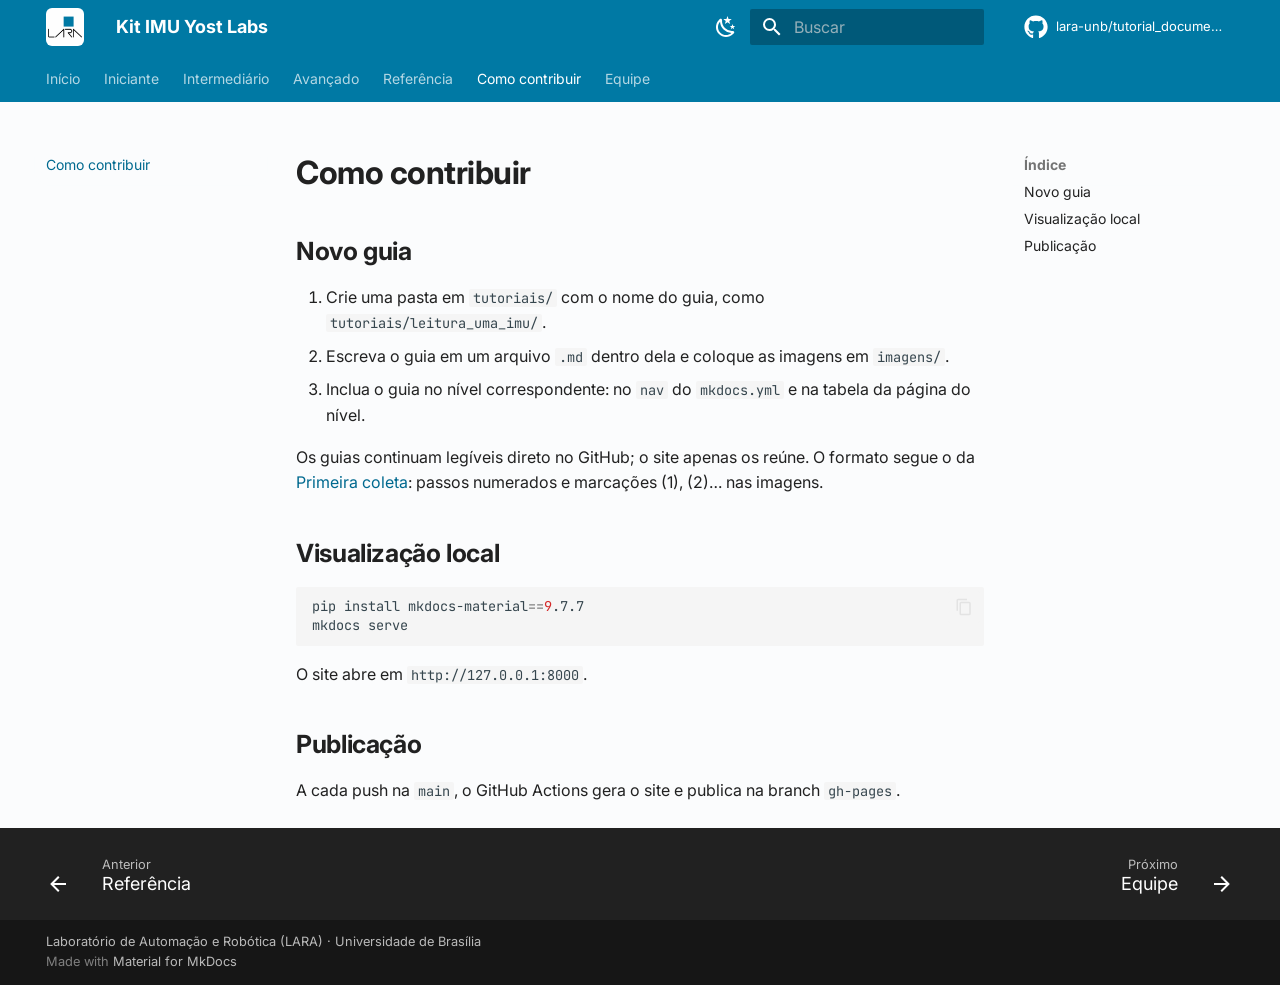
<file: contribuir/index.html>
<!doctype html>
<html lang="pt" class="no-js">
  <head>
    
      <meta charset="utf-8">
      <meta name="viewport" content="width=device-width,initial-scale=1">
      
        <meta name="description" content="Documentação do kit de IMUs 3-Space (Yost Labs) do Laboratório de Automação e Robótica da Universidade de Brasília.">
      
      
        <meta name="author" content="Squad IMU · LARA/UnB">
      
      
        <link rel="canonical" href="https://lara-unb.github.io/tutorial_documentacao_imu/contribuir/">
      
      
        <link rel="prev" href="../referencia/">
      
      
        <link rel="next" href="../equipe/">
      
      
        
      
      
      <link rel="icon" href="../assets/favicon.png">
      <meta name="generator" content="mkdocs-1.6.1, mkdocs-material-9.7.7">
    
    
      
        <title>Como contribuir - Kit IMU Yost Labs</title>
      
    
    
      <link rel="stylesheet" href="../assets/stylesheets/main.ec1eaa64.min.css">
      
        
        <link rel="stylesheet" href="../assets/stylesheets/palette.ab4e12ef.min.css">
      
      


    
    
      
    
    
      
        
        
        <link rel="preconnect" href="https://fonts.gstatic.com" crossorigin>
        <link rel="stylesheet" href="https://fonts.googleapis.com/css?family=Inter:300,300i,400,400i,700,700i%7CJetBrains+Mono:400,400i,700,700i&display=fallback">
        <style>:root{--md-text-font:"Inter";--md-code-font:"JetBrains Mono"}</style>
      
    
    
      <link rel="stylesheet" href="../assets/extra.css">
    
    <script>__md_scope=new URL("..",location),__md_hash=e=>[...e].reduce(((e,_)=>(e<<5)-e+_.charCodeAt(0)),0),__md_get=(e,_=localStorage,t=__md_scope)=>JSON.parse(_.getItem(t.pathname+"."+e)),__md_set=(e,_,t=localStorage,a=__md_scope)=>{try{t.setItem(a.pathname+"."+e,JSON.stringify(_))}catch(e){}}</script>
    
      

    
    
  </head>
  
  
    
    
      
    
    
    
    
    <body dir="ltr" data-md-color-scheme="default" data-md-color-primary="custom" data-md-color-accent="custom">
  
    
    <input class="md-toggle" data-md-toggle="drawer" type="checkbox" id="__drawer" autocomplete="off">
    <input class="md-toggle" data-md-toggle="search" type="checkbox" id="__search" autocomplete="off">
    <label class="md-overlay" for="__drawer"></label>
    <div data-md-component="skip">
      
        
        <a href="#como-contribuir" class="md-skip">
          Pular para conteúdo
        </a>
      
    </div>
    <div data-md-component="announce">
      
    </div>
    
    
      

<header class="md-header" data-md-component="header">
  <nav class="md-header__inner md-grid" aria-label="Cabeçalho">
    <a href=".." title="Kit IMU Yost Labs" class="md-header__button md-logo" aria-label="Kit IMU Yost Labs" data-md-component="logo">
      
  <img src="../assets/logo.png" alt="logo">

    </a>
    <label class="md-header__button md-icon" for="__drawer">
      
      <svg xmlns="http://www.w3.org/2000/svg" viewBox="0 0 24 24"><path d="M3 6h18v2H3zm0 5h18v2H3zm0 5h18v2H3z"/></svg>
    </label>
    <div class="md-header__title" data-md-component="header-title">
      <div class="md-header__ellipsis">
        <div class="md-header__topic">
          <span class="md-ellipsis">
            Kit IMU Yost Labs
          </span>
        </div>
        <div class="md-header__topic" data-md-component="header-topic">
          <span class="md-ellipsis">
            
              Como contribuir
            
          </span>
        </div>
      </div>
    </div>
    
      
        <form class="md-header__option" data-md-component="palette">
  
    
    
    
    <input class="md-option" data-md-color-media="(prefers-color-scheme: light)" data-md-color-scheme="default" data-md-color-primary="custom" data-md-color-accent="custom"  aria-label="Mudar para o tema escuro"  type="radio" name="__palette" id="__palette_0">
    
      <label class="md-header__button md-icon" title="Mudar para o tema escuro" for="__palette_1" hidden>
        <svg xmlns="http://www.w3.org/2000/svg" viewBox="0 0 24 24"><path d="m17.75 4.09-2.53 1.94.91 3.06-2.63-1.81-2.63 1.81.91-3.06-2.53-1.94L12.44 4l1.06-3 1.06 3zm3.5 6.91-1.64 1.25.59 1.98-1.7-1.17-1.7 1.17.59-1.98L15.75 11l2.06-.05L18.5 9l.69 1.95zm-2.28 4.95c.83-.08 1.72 1.1 1.19 1.85-.32.45-.66.87-1.08 1.27C15.17 23 8.84 23 4.94 19.07c-3.91-3.9-3.91-10.24 0-14.14.4-.4.82-.76 1.27-1.08.75-.53 1.93.36 1.85 1.19-.27 2.86.69 5.83 2.89 8.02a9.96 9.96 0 0 0 8.02 2.89m-1.64 2.02a12.08 12.08 0 0 1-7.8-3.47c-2.17-2.19-3.33-5-3.49-7.82-2.81 3.14-2.7 7.96.31 10.98 3.02 3.01 7.84 3.12 10.98.31"/></svg>
      </label>
    
  
    
    
    
    <input class="md-option" data-md-color-media="(prefers-color-scheme: dark)" data-md-color-scheme="slate" data-md-color-primary="custom" data-md-color-accent="custom"  aria-label="Mudar para o tema claro"  type="radio" name="__palette" id="__palette_1">
    
      <label class="md-header__button md-icon" title="Mudar para o tema claro" for="__palette_0" hidden>
        <svg xmlns="http://www.w3.org/2000/svg" viewBox="0 0 24 24"><path d="M12 7a5 5 0 0 1 5 5 5 5 0 0 1-5 5 5 5 0 0 1-5-5 5 5 0 0 1 5-5m0 2a3 3 0 0 0-3 3 3 3 0 0 0 3 3 3 3 0 0 0 3-3 3 3 0 0 0-3-3m0-7 2.39 3.42C13.65 5.15 12.84 5 12 5s-1.65.15-2.39.42zM3.34 7l4.16-.35A7.2 7.2 0 0 0 5.94 8.5c-.44.74-.69 1.5-.83 2.29zm.02 10 1.76-3.77a7.131 7.131 0 0 0 2.38 4.14zM20.65 7l-1.77 3.79a7.02 7.02 0 0 0-2.38-4.15zm-.01 10-4.14.36c.59-.51 1.12-1.14 1.54-1.86.42-.73.69-1.5.83-2.29zM12 22l-2.41-3.44c.74.27 1.55.44 2.41.44.82 0 1.63-.17 2.37-.44z"/></svg>
      </label>
    
  
</form>
      
    
    
      <script>var palette=__md_get("__palette");if(palette&&palette.color){if("(prefers-color-scheme)"===palette.color.media){var media=matchMedia("(prefers-color-scheme: light)"),input=document.querySelector(media.matches?"[data-md-color-media='(prefers-color-scheme: light)']":"[data-md-color-media='(prefers-color-scheme: dark)']");palette.color.media=input.getAttribute("data-md-color-media"),palette.color.scheme=input.getAttribute("data-md-color-scheme"),palette.color.primary=input.getAttribute("data-md-color-primary"),palette.color.accent=input.getAttribute("data-md-color-accent")}for(var[key,value]of Object.entries(palette.color))document.body.setAttribute("data-md-color-"+key,value)}</script>
    
    
    
      
      
        <label class="md-header__button md-icon" for="__search">
          
          <svg xmlns="http://www.w3.org/2000/svg" viewBox="0 0 24 24"><path d="M9.5 3A6.5 6.5 0 0 1 16 9.5c0 1.61-.59 3.09-1.56 4.23l.27.27h.79l5 5-1.5 1.5-5-5v-.79l-.27-.27A6.52 6.52 0 0 1 9.5 16 6.5 6.5 0 0 1 3 9.5 6.5 6.5 0 0 1 9.5 3m0 2C7 5 5 7 5 9.5S7 14 9.5 14 14 12 14 9.5 12 5 9.5 5"/></svg>
        </label>
        <div class="md-search" data-md-component="search" role="dialog">
  <label class="md-search__overlay" for="__search"></label>
  <div class="md-search__inner" role="search">
    <form class="md-search__form" name="search">
      <input type="text" class="md-search__input" name="query" aria-label="Buscar" placeholder="Buscar" autocapitalize="off" autocorrect="off" autocomplete="off" spellcheck="false" data-md-component="search-query" required>
      <label class="md-search__icon md-icon" for="__search">
        
        <svg xmlns="http://www.w3.org/2000/svg" viewBox="0 0 24 24"><path d="M9.5 3A6.5 6.5 0 0 1 16 9.5c0 1.61-.59 3.09-1.56 4.23l.27.27h.79l5 5-1.5 1.5-5-5v-.79l-.27-.27A6.52 6.52 0 0 1 9.5 16 6.5 6.5 0 0 1 3 9.5 6.5 6.5 0 0 1 9.5 3m0 2C7 5 5 7 5 9.5S7 14 9.5 14 14 12 14 9.5 12 5 9.5 5"/></svg>
        
        <svg xmlns="http://www.w3.org/2000/svg" viewBox="0 0 24 24"><path d="M20 11v2H8l5.5 5.5-1.42 1.42L4.16 12l7.92-7.92L13.5 5.5 8 11z"/></svg>
      </label>
      <nav class="md-search__options" aria-label="Pesquisar">
        
        <button type="reset" class="md-search__icon md-icon" title="Limpar" aria-label="Limpar" tabindex="-1">
          
          <svg xmlns="http://www.w3.org/2000/svg" viewBox="0 0 24 24"><path d="M19 6.41 17.59 5 12 10.59 6.41 5 5 6.41 10.59 12 5 17.59 6.41 19 12 13.41 17.59 19 19 17.59 13.41 12z"/></svg>
        </button>
      </nav>
      
        <div class="md-search__suggest" data-md-component="search-suggest"></div>
      
    </form>
    <div class="md-search__output">
      <div class="md-search__scrollwrap" tabindex="0" data-md-scrollfix>
        <div class="md-search-result" data-md-component="search-result">
          <div class="md-search-result__meta">
            Inicializando busca
          </div>
          <ol class="md-search-result__list" role="presentation"></ol>
        </div>
      </div>
    </div>
  </div>
</div>
      
    
    
      <div class="md-header__source">
        <a href="https://github.com/lara-unb/tutorial_documentacao_imu" title="Ir para repositório" class="md-source" data-md-component="source">
  <div class="md-source__icon md-icon">
    
    <svg xmlns="http://www.w3.org/2000/svg" viewBox="0 0 512 512"><!--! Font Awesome Free 7.1.0 by @fontawesome - https://fontawesome.com License - https://fontawesome.com/license/free (Icons: CC BY 4.0, Fonts: SIL OFL 1.1, Code: MIT License) Copyright 2025 Fonticons, Inc.--><path d="M173.9 397.4c0 2-2.3 3.6-5.2 3.6-3.3.3-5.6-1.3-5.6-3.6 0-2 2.3-3.6 5.2-3.6 3-.3 5.6 1.3 5.6 3.6m-31.1-4.5c-.7 2 1.3 4.3 4.3 4.9 2.6 1 5.6 0 6.2-2s-1.3-4.3-4.3-5.2c-2.6-.7-5.5.3-6.2 2.3m44.2-1.7c-2.9.7-4.9 2.6-4.6 4.9.3 2 2.9 3.3 5.9 2.6 2.9-.7 4.9-2.6 4.6-4.6-.3-1.9-3-3.2-5.9-2.9M252.8 8C114.1 8 8 113.3 8 252c0 110.9 69.8 205.8 169.5 239.2 12.8 2.3 17.3-5.6 17.3-12.1 0-6.2-.3-40.4-.3-61.4 0 0-70 15-84.7-29.8 0 0-11.4-29.1-27.8-36.6 0 0-22.9-15.7 1.6-15.4 0 0 24.9 2 38.6 25.8 21.9 38.6 58.6 27.5 72.9 20.9 2.3-16 8.8-27.1 16-33.7-55.9-6.2-112.3-14.3-112.3-110.5 0-27.5 7.6-41.3 23.6-58.9-2.6-6.5-11.1-33.3 2.6-67.9 20.9-6.5 69 27 69 27 20-5.6 41.5-8.5 62.8-8.5s42.8 2.9 62.8 8.5c0 0 48.1-33.6 69-27 13.7 34.7 5.2 61.4 2.6 67.9 16 17.7 25.8 31.5 25.8 58.9 0 96.5-58.9 104.2-114.8 110.5 9.2 7.9 17 22.9 17 46.4 0 33.7-.3 75.4-.3 83.6 0 6.5 4.6 14.4 17.3 12.1C436.2 457.8 504 362.9 504 252 504 113.3 391.5 8 252.8 8M105.2 352.9c-1.3 1-1 3.3.7 5.2 1.6 1.6 3.9 2.3 5.2 1 1.3-1 1-3.3-.7-5.2-1.6-1.6-3.9-2.3-5.2-1m-10.8-8.1c-.7 1.3.3 2.9 2.3 3.9 1.6 1 3.6.7 4.3-.7.7-1.3-.3-2.9-2.3-3.9-2-.6-3.6-.3-4.3.7m32.4 35.6c-1.6 1.3-1 4.3 1.3 6.2 2.3 2.3 5.2 2.6 6.5 1 1.3-1.3.7-4.3-1.3-6.2-2.2-2.3-5.2-2.6-6.5-1m-11.4-14.7c-1.6 1-1.6 3.6 0 5.9s4.3 3.3 5.6 2.3c1.6-1.3 1.6-3.9 0-6.2-1.4-2.3-4-3.3-5.6-2"/></svg>
  </div>
  <div class="md-source__repository">
    lara-unb/tutorial_documentacao_imu
  </div>
</a>
      </div>
    
  </nav>
  
</header>
    
    <div class="md-container" data-md-component="container">
      
      
        
          
            
<nav class="md-tabs" aria-label="Abas" data-md-component="tabs">
  <div class="md-grid">
    <ul class="md-tabs__list">
      
        
  
  
  
  
    <li class="md-tabs__item">
      <a href=".." class="md-tabs__link">
        
  
  
    
  
  Início

      </a>
    </li>
  

      
        
  
  
  
  
    
    
      <li class="md-tabs__item">
        <a href="../iniciante/" class="md-tabs__link">
          
  
  
    
  
  Iniciante

        </a>
      </li>
    
  

      
        
  
  
  
  
    
    
      <li class="md-tabs__item">
        <a href="../intermediario/" class="md-tabs__link">
          
  
  
    
  
  Intermediário

        </a>
      </li>
    
  

      
        
  
  
  
  
    
    
      <li class="md-tabs__item">
        <a href="../avancado/" class="md-tabs__link">
          
  
  
    
  
  Avançado

        </a>
      </li>
    
  

      
        
  
  
  
  
    <li class="md-tabs__item">
      <a href="../referencia/" class="md-tabs__link">
        
  
  
    
  
  Referência

      </a>
    </li>
  

      
        
  
  
  
    
  
  
    <li class="md-tabs__item md-tabs__item--active">
      <a href="./" class="md-tabs__link">
        
  
  
    
  
  Como contribuir

      </a>
    </li>
  

      
        
  
  
  
  
    <li class="md-tabs__item">
      <a href="../equipe/" class="md-tabs__link">
        
  
  
    
  
  Equipe

      </a>
    </li>
  

      
    </ul>
  </div>
</nav>
          
        
      
      <main class="md-main" data-md-component="main">
        <div class="md-main__inner md-grid">
          
            
              
              <div class="md-sidebar md-sidebar--primary" data-md-component="sidebar" data-md-type="navigation" >
                <div class="md-sidebar__scrollwrap">
                  <div class="md-sidebar__inner">
                    


  


<nav class="md-nav md-nav--primary md-nav--lifted" aria-label="Navegação" data-md-level="0">
  <label class="md-nav__title" for="__drawer">
    <a href=".." title="Kit IMU Yost Labs" class="md-nav__button md-logo" aria-label="Kit IMU Yost Labs" data-md-component="logo">
      
  <img src="../assets/logo.png" alt="logo">

    </a>
    Kit IMU Yost Labs
  </label>
  
    <div class="md-nav__source">
      <a href="https://github.com/lara-unb/tutorial_documentacao_imu" title="Ir para repositório" class="md-source" data-md-component="source">
  <div class="md-source__icon md-icon">
    
    <svg xmlns="http://www.w3.org/2000/svg" viewBox="0 0 512 512"><!--! Font Awesome Free 7.1.0 by @fontawesome - https://fontawesome.com License - https://fontawesome.com/license/free (Icons: CC BY 4.0, Fonts: SIL OFL 1.1, Code: MIT License) Copyright 2025 Fonticons, Inc.--><path d="M173.9 397.4c0 2-2.3 3.6-5.2 3.6-3.3.3-5.6-1.3-5.6-3.6 0-2 2.3-3.6 5.2-3.6 3-.3 5.6 1.3 5.6 3.6m-31.1-4.5c-.7 2 1.3 4.3 4.3 4.9 2.6 1 5.6 0 6.2-2s-1.3-4.3-4.3-5.2c-2.6-.7-5.5.3-6.2 2.3m44.2-1.7c-2.9.7-4.9 2.6-4.6 4.9.3 2 2.9 3.3 5.9 2.6 2.9-.7 4.9-2.6 4.6-4.6-.3-1.9-3-3.2-5.9-2.9M252.8 8C114.1 8 8 113.3 8 252c0 110.9 69.8 205.8 169.5 239.2 12.8 2.3 17.3-5.6 17.3-12.1 0-6.2-.3-40.4-.3-61.4 0 0-70 15-84.7-29.8 0 0-11.4-29.1-27.8-36.6 0 0-22.9-15.7 1.6-15.4 0 0 24.9 2 38.6 25.8 21.9 38.6 58.6 27.5 72.9 20.9 2.3-16 8.8-27.1 16-33.7-55.9-6.2-112.3-14.3-112.3-110.5 0-27.5 7.6-41.3 23.6-58.9-2.6-6.5-11.1-33.3 2.6-67.9 20.9-6.5 69 27 69 27 20-5.6 41.5-8.5 62.8-8.5s42.8 2.9 62.8 8.5c0 0 48.1-33.6 69-27 13.7 34.7 5.2 61.4 2.6 67.9 16 17.7 25.8 31.5 25.8 58.9 0 96.5-58.9 104.2-114.8 110.5 9.2 7.9 17 22.9 17 46.4 0 33.7-.3 75.4-.3 83.6 0 6.5 4.6 14.4 17.3 12.1C436.2 457.8 504 362.9 504 252 504 113.3 391.5 8 252.8 8M105.2 352.9c-1.3 1-1 3.3.7 5.2 1.6 1.6 3.9 2.3 5.2 1 1.3-1 1-3.3-.7-5.2-1.6-1.6-3.9-2.3-5.2-1m-10.8-8.1c-.7 1.3.3 2.9 2.3 3.9 1.6 1 3.6.7 4.3-.7.7-1.3-.3-2.9-2.3-3.9-2-.6-3.6-.3-4.3.7m32.4 35.6c-1.6 1.3-1 4.3 1.3 6.2 2.3 2.3 5.2 2.6 6.5 1 1.3-1.3.7-4.3-1.3-6.2-2.2-2.3-5.2-2.6-6.5-1m-11.4-14.7c-1.6 1-1.6 3.6 0 5.9s4.3 3.3 5.6 2.3c1.6-1.3 1.6-3.9 0-6.2-1.4-2.3-4-3.3-5.6-2"/></svg>
  </div>
  <div class="md-source__repository">
    lara-unb/tutorial_documentacao_imu
  </div>
</a>
    </div>
  
  <ul class="md-nav__list" data-md-scrollfix>
    
      
      
  
  
  
  
    <li class="md-nav__item">
      <a href=".." class="md-nav__link">
        
  
  
  <span class="md-ellipsis">
    
  
    Início
  

    
  </span>
  
  

      </a>
    </li>
  

    
      
      
  
  
  
  
    
    
      
        
          
        
      
        
      
    
    
    
      
      
        
      
    
    
    <li class="md-nav__item md-nav__item--nested">
      
        
        
        <input class="md-nav__toggle md-toggle " type="checkbox" id="__nav_2" >
        
          
          <div class="md-nav__link md-nav__container">
            <a href="../iniciante/" class="md-nav__link ">
              
  
  
  <span class="md-ellipsis">
    
  
    Iniciante
  

    
  </span>
  
  

            </a>
            
              
              <label class="md-nav__link " for="__nav_2" id="__nav_2_label" tabindex="0">
                <span class="md-nav__icon md-icon"></span>
              </label>
            
          </div>
        
        <nav class="md-nav" data-md-level="1" aria-labelledby="__nav_2_label" aria-expanded="false">
          <label class="md-nav__title" for="__nav_2">
            <span class="md-nav__icon md-icon"></span>
            
  
    Iniciante
  

          </label>
          <ul class="md-nav__list" data-md-scrollfix>
            
              
            
              
                
  
  
  
  
    <li class="md-nav__item">
      <a href="../tutoriais/primeira_coleta/primeira_coleta_tutorial/" class="md-nav__link">
        
  
  
  <span class="md-ellipsis">
    
  
    Primeira coleta
  

    
  </span>
  
  

      </a>
    </li>
  

              
            
          </ul>
        </nav>
      
    </li>
  

    
      
      
  
  
  
  
    
    
      
        
          
        
      
        
      
        
      
        
      
    
    
    
      
      
        
      
    
    
    <li class="md-nav__item md-nav__item--nested">
      
        
        
        <input class="md-nav__toggle md-toggle " type="checkbox" id="__nav_3" >
        
          
          <div class="md-nav__link md-nav__container">
            <a href="../intermediario/" class="md-nav__link ">
              
  
  
  <span class="md-ellipsis">
    
  
    Intermediário
  

    
  </span>
  
  

            </a>
            
              
              <label class="md-nav__link " for="__nav_3" id="__nav_3_label" tabindex="0">
                <span class="md-nav__icon md-icon"></span>
              </label>
            
          </div>
        
        <nav class="md-nav" data-md-level="1" aria-labelledby="__nav_3_label" aria-expanded="false">
          <label class="md-nav__title" for="__nav_3">
            <span class="md-nav__icon md-icon"></span>
            
  
    Intermediário
  

          </label>
          <ul class="md-nav__list" data-md-scrollfix>
            
              
            
              
                
  
  
  
  
    <li class="md-nav__item">
      <a href="../intermediario/instalacao/" class="md-nav__link">
        
  
  
  <span class="md-ellipsis">
    
  
    Instalação da API e da biblioteca
  

    
  </span>
  
  

      </a>
    </li>
  

              
            
              
                
  
  
  
  
    <li class="md-nav__item">
      <a href="../intermediario/uma-imu/" class="md-nav__link">
        
  
  
  <span class="md-ellipsis">
    
  
    Leitura de uma IMU
  

    
  </span>
  
  

      </a>
    </li>
  

              
            
              
                
  
  
  
  
    <li class="md-nav__item">
      <a href="../intermediario/duas-imus/" class="md-nav__link">
        
  
  
  <span class="md-ellipsis">
    
  
    Leitura de duas IMUs
  

    
  </span>
  
  

      </a>
    </li>
  

              
            
          </ul>
        </nav>
      
    </li>
  

    
      
      
  
  
  
  
    
    
      
        
          
        
      
        
      
        
      
        
      
    
    
    
      
      
        
      
    
    
    <li class="md-nav__item md-nav__item--nested">
      
        
        
        <input class="md-nav__toggle md-toggle " type="checkbox" id="__nav_4" >
        
          
          <div class="md-nav__link md-nav__container">
            <a href="../avancado/" class="md-nav__link ">
              
  
  
  <span class="md-ellipsis">
    
  
    Avançado
  

    
  </span>
  
  

            </a>
            
              
              <label class="md-nav__link " for="__nav_4" id="__nav_4_label" tabindex="0">
                <span class="md-nav__icon md-icon"></span>
              </label>
            
          </div>
        
        <nav class="md-nav" data-md-level="1" aria-labelledby="__nav_4_label" aria-expanded="false">
          <label class="md-nav__title" for="__nav_4">
            <span class="md-nav__icon md-icon"></span>
            
  
    Avançado
  

          </label>
          <ul class="md-nav__list" data-md-scrollfix>
            
              
            
              
                
  
  
  
  
    <li class="md-nav__item">
      <a href="../avancado/opensense/" class="md-nav__link">
        
  
  
  <span class="md-ellipsis">
    
  
    Várias IMUs com OpenSense
  

    
  </span>
  
  

      </a>
    </li>
  

              
            
              
                
  
  
  
  
    <li class="md-nav__item">
      <a href="../avancado/ros/" class="md-nav__link">
        
  
  
  <span class="md-ellipsis">
    
  
    IMU no ROS
  

    
  </span>
  
  

      </a>
    </li>
  

              
            
              
                
  
  
  
  
    <li class="md-nav__item">
      <a href="../avancado/estimulador/" class="md-nav__link">
        
  
  
  <span class="md-ellipsis">
    
  
    IMU com o estimulador
  

    
  </span>
  
  

      </a>
    </li>
  

              
            
          </ul>
        </nav>
      
    </li>
  

    
      
      
  
  
  
  
    <li class="md-nav__item">
      <a href="../referencia/" class="md-nav__link">
        
  
  
  <span class="md-ellipsis">
    
  
    Referência
  

    
  </span>
  
  

      </a>
    </li>
  

    
      
      
  
  
    
  
  
  
    <li class="md-nav__item md-nav__item--active">
      
      <input class="md-nav__toggle md-toggle" type="checkbox" id="__toc">
      
      
        
      
      
        <label class="md-nav__link md-nav__link--active" for="__toc">
          
  
  
  <span class="md-ellipsis">
    
  
    Como contribuir
  

    
  </span>
  
  

          <span class="md-nav__icon md-icon"></span>
        </label>
      
      <a href="./" class="md-nav__link md-nav__link--active">
        
  
  
  <span class="md-ellipsis">
    
  
    Como contribuir
  

    
  </span>
  
  

      </a>
      
        

<nav class="md-nav md-nav--secondary" aria-label="Índice">
  
  
  
    
  
  
    <label class="md-nav__title" for="__toc">
      <span class="md-nav__icon md-icon"></span>
      Índice
    </label>
    <ul class="md-nav__list" data-md-component="toc" data-md-scrollfix>
      
        <li class="md-nav__item">
  <a href="#novo-guia" class="md-nav__link">
    <span class="md-ellipsis">
      
        Novo guia
      
    </span>
  </a>
  
</li>
      
        <li class="md-nav__item">
  <a href="#visualizacao-local" class="md-nav__link">
    <span class="md-ellipsis">
      
        Visualização local
      
    </span>
  </a>
  
</li>
      
        <li class="md-nav__item">
  <a href="#publicacao" class="md-nav__link">
    <span class="md-ellipsis">
      
        Publicação
      
    </span>
  </a>
  
</li>
      
    </ul>
  
</nav>
      
    </li>
  

    
      
      
  
  
  
  
    <li class="md-nav__item">
      <a href="../equipe/" class="md-nav__link">
        
  
  
  <span class="md-ellipsis">
    
  
    Equipe
  

    
  </span>
  
  

      </a>
    </li>
  

    
  </ul>
</nav>
                  </div>
                </div>
              </div>
            
            
              
              <div class="md-sidebar md-sidebar--secondary" data-md-component="sidebar" data-md-type="toc" >
                <div class="md-sidebar__scrollwrap">
                  <div class="md-sidebar__inner">
                    

<nav class="md-nav md-nav--secondary" aria-label="Índice">
  
  
  
    
  
  
    <label class="md-nav__title" for="__toc">
      <span class="md-nav__icon md-icon"></span>
      Índice
    </label>
    <ul class="md-nav__list" data-md-component="toc" data-md-scrollfix>
      
        <li class="md-nav__item">
  <a href="#novo-guia" class="md-nav__link">
    <span class="md-ellipsis">
      
        Novo guia
      
    </span>
  </a>
  
</li>
      
        <li class="md-nav__item">
  <a href="#visualizacao-local" class="md-nav__link">
    <span class="md-ellipsis">
      
        Visualização local
      
    </span>
  </a>
  
</li>
      
        <li class="md-nav__item">
  <a href="#publicacao" class="md-nav__link">
    <span class="md-ellipsis">
      
        Publicação
      
    </span>
  </a>
  
</li>
      
    </ul>
  
</nav>
                  </div>
                </div>
              </div>
            
          
          
            <div class="md-content" data-md-component="content">
              
              <article class="md-content__inner md-typeset">
                
                  



<h1 id="como-contribuir">Como contribuir<a class="headerlink" href="#como-contribuir" title="Permanent link">&para;</a></h1>
<h2 id="novo-guia">Novo guia<a class="headerlink" href="#novo-guia" title="Permanent link">&para;</a></h2>
<ol>
<li>Crie uma pasta em <code>tutoriais/</code> com o nome do guia, como <code>tutoriais/leitura_uma_imu/</code>.</li>
<li>Escreva o guia em um arquivo <code>.md</code> dentro dela e coloque as imagens em <code>imagens/</code>.</li>
<li>Inclua o guia no nível correspondente: no <code>nav</code> do <code>mkdocs.yml</code> e na tabela da página do nível.</li>
</ol>
<p>Os guias continuam legíveis direto no GitHub; o site apenas os reúne. O formato segue o da <a href="../tutoriais/primeira_coleta/primeira_coleta_tutorial/">Primeira coleta</a>: passos numerados e marcações (1), (2)… nas imagens.</p>
<h2 id="visualizacao-local">Visualização local<a class="headerlink" href="#visualizacao-local" title="Permanent link">&para;</a></h2>
<div class="highlight"><pre><span></span><code>pip<span class="w"> </span>install<span class="w"> </span>mkdocs-material<span class="o">==</span><span class="m">9</span>.7.7
mkdocs<span class="w"> </span>serve
</code></pre></div>
<p>O site abre em <code>http://127.0.0.1:8000</code>.</p>
<h2 id="publicacao">Publicação<a class="headerlink" href="#publicacao" title="Permanent link">&para;</a></h2>
<p>A cada push na <code>main</code>, o GitHub Actions gera o site e publica na branch <code>gh-pages</code>.</p>












                
              </article>
            </div>
          
          
<script>var target=document.getElementById(location.hash.slice(1));target&&target.name&&(target.checked=target.name.startsWith("__tabbed_"))</script>
        </div>
        
          <button type="button" class="md-top md-icon" data-md-component="top" hidden>
  
  <svg xmlns="http://www.w3.org/2000/svg" viewBox="0 0 24 24"><path d="M13 20h-2V8l-5.5 5.5-1.42-1.42L12 4.16l7.92 7.92-1.42 1.42L13 8z"/></svg>
  Voltar para o topo
</button>
        
      </main>
      
        <footer class="md-footer">
  
    
      
      <nav class="md-footer__inner md-grid" aria-label="Rodapé" >
        
          
          <a href="../referencia/" class="md-footer__link md-footer__link--prev" aria-label="Anterior: Referência">
            <div class="md-footer__button md-icon">
              
              <svg xmlns="http://www.w3.org/2000/svg" viewBox="0 0 24 24"><path d="M20 11v2H8l5.5 5.5-1.42 1.42L4.16 12l7.92-7.92L13.5 5.5 8 11z"/></svg>
            </div>
            <div class="md-footer__title">
              <span class="md-footer__direction">
                Anterior
              </span>
              <div class="md-ellipsis">
                Referência
              </div>
            </div>
          </a>
        
        
          
          <a href="../equipe/" class="md-footer__link md-footer__link--next" aria-label="Próximo: Equipe">
            <div class="md-footer__title">
              <span class="md-footer__direction">
                Próximo
              </span>
              <div class="md-ellipsis">
                Equipe
              </div>
            </div>
            <div class="md-footer__button md-icon">
              
              <svg xmlns="http://www.w3.org/2000/svg" viewBox="0 0 24 24"><path d="M4 11v2h12l-5.5 5.5 1.42 1.42L19.84 12l-7.92-7.92L10.5 5.5 16 11z"/></svg>
            </div>
          </a>
        
      </nav>
    
  
  <div class="md-footer-meta md-typeset">
    <div class="md-footer-meta__inner md-grid">
      <div class="md-copyright">
  
    <div class="md-copyright__highlight">
      Laboratório de Automação e Robótica (LARA) · Universidade de Brasília
    </div>
  
  
    Made with
    <a href="https://squidfunk.github.io/mkdocs-material/" target="_blank" rel="noopener">
      Material for MkDocs
    </a>
  
</div>
      
    </div>
  </div>
</footer>
      
    </div>
    <div class="md-dialog" data-md-component="dialog">
      <div class="md-dialog__inner md-typeset"></div>
    </div>
    
    
    
      
      
      <script id="__config" type="application/json">{"annotate": null, "base": "..", "features": ["navigation.tabs", "navigation.sections", "navigation.top", "navigation.indexes", "navigation.footer", "toc.follow", "search.suggest", "search.highlight", "content.code.copy"], "search": "../assets/javascripts/workers/search.2c215733.min.js", "tags": null, "translations": {"clipboard.copied": "Copiado para \u00e1rea de transfer\u00eancia", "clipboard.copy": "Copiar para \u00e1rea de transfer\u00eancia", "search.result.more.one": "mais 1 nesta p\u00e1gina", "search.result.more.other": "# mais nesta p\u00e1gina", "search.result.none": "Nenhum documento encontrado", "search.result.one": "1 documento encontrado", "search.result.other": "# documentos encontrados", "search.result.placeholder": "Digite para iniciar a busca", "search.result.term.missing": "Ausente", "select.version": "Selecione a vers\u00e3o"}, "version": null}</script>
    
    
      <script src="../assets/javascripts/bundle.d7400e89.min.js"></script>
      
    
  </body>
</html>
</file>
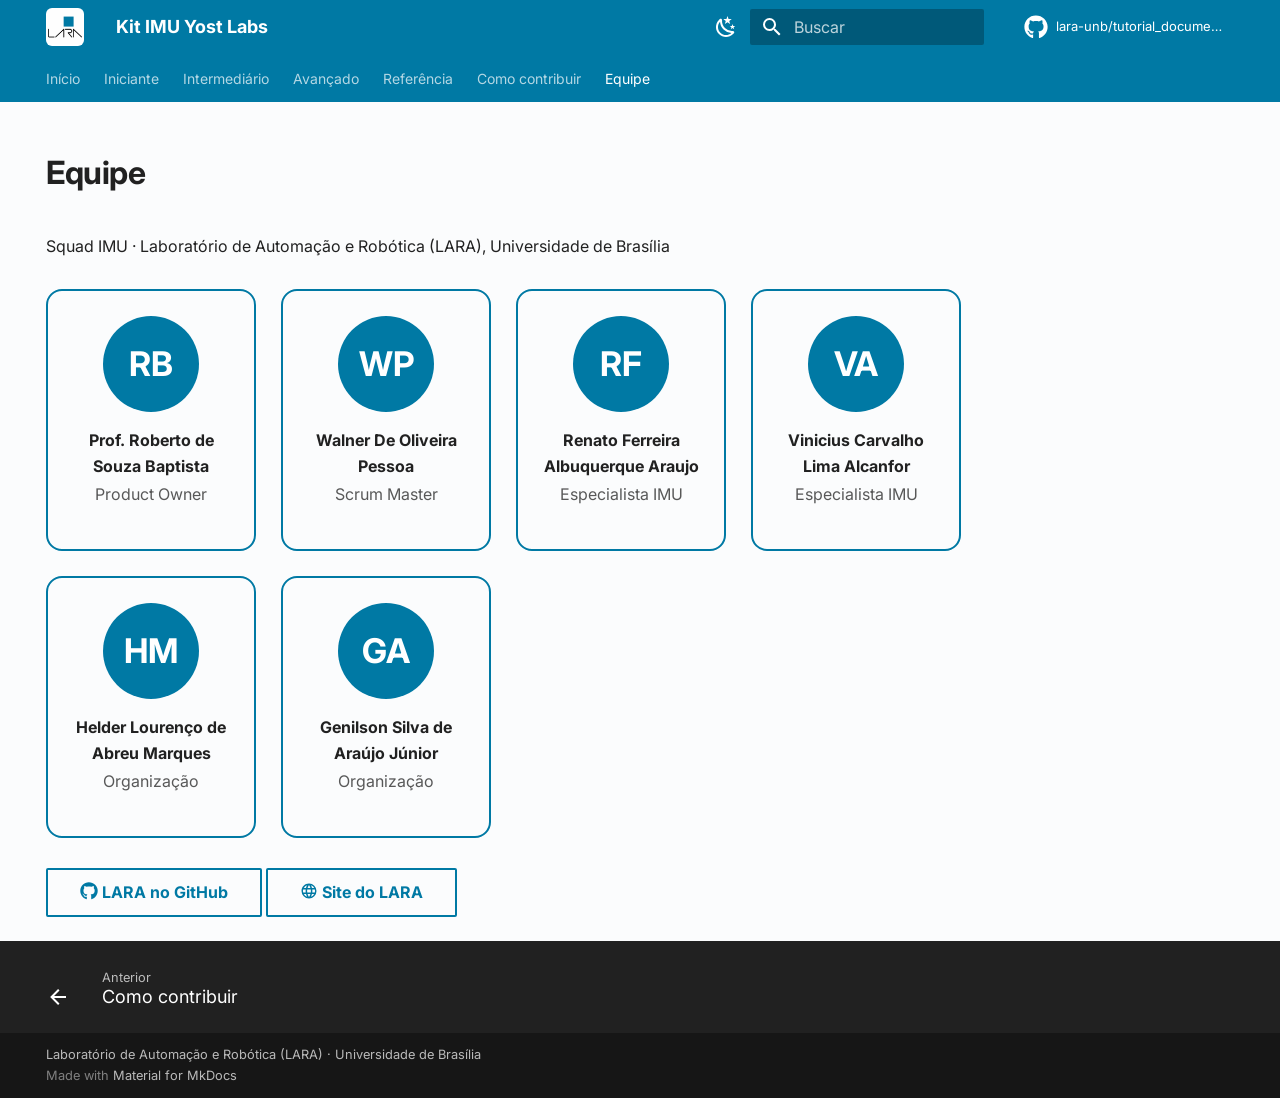
<file: equipe/index.html>
<!doctype html>
<html lang="pt" class="no-js">
  <head>
    
      <meta charset="utf-8">
      <meta name="viewport" content="width=device-width,initial-scale=1">
      
        <meta name="description" content="Documentação do kit de IMUs 3-Space (Yost Labs) do Laboratório de Automação e Robótica da Universidade de Brasília.">
      
      
        <meta name="author" content="Squad IMU · LARA/UnB">
      
      
        <link rel="canonical" href="https://lara-unb.github.io/tutorial_documentacao_imu/equipe/">
      
      
        <link rel="prev" href="../contribuir/">
      
      
      
        
      
      
      <link rel="icon" href="../assets/favicon.png">
      <meta name="generator" content="mkdocs-1.6.1, mkdocs-material-9.7.7">
    
    
      
        <title>Equipe - Kit IMU Yost Labs</title>
      
    
    
      <link rel="stylesheet" href="../assets/stylesheets/main.ec1eaa64.min.css">
      
        
        <link rel="stylesheet" href="../assets/stylesheets/palette.ab4e12ef.min.css">
      
      


    
    
      
    
    
      
        
        
        <link rel="preconnect" href="https://fonts.gstatic.com" crossorigin>
        <link rel="stylesheet" href="https://fonts.googleapis.com/css?family=Inter:300,300i,400,400i,700,700i%7CJetBrains+Mono:400,400i,700,700i&display=fallback">
        <style>:root{--md-text-font:"Inter";--md-code-font:"JetBrains Mono"}</style>
      
    
    
      <link rel="stylesheet" href="../assets/extra.css">
    
    <script>__md_scope=new URL("..",location),__md_hash=e=>[...e].reduce(((e,_)=>(e<<5)-e+_.charCodeAt(0)),0),__md_get=(e,_=localStorage,t=__md_scope)=>JSON.parse(_.getItem(t.pathname+"."+e)),__md_set=(e,_,t=localStorage,a=__md_scope)=>{try{t.setItem(a.pathname+"."+e,JSON.stringify(_))}catch(e){}}</script>
    
      

    
    
  </head>
  
  
    
    
      
    
    
    
    
    <body dir="ltr" data-md-color-scheme="default" data-md-color-primary="custom" data-md-color-accent="custom">
  
    
    <input class="md-toggle" data-md-toggle="drawer" type="checkbox" id="__drawer" autocomplete="off">
    <input class="md-toggle" data-md-toggle="search" type="checkbox" id="__search" autocomplete="off">
    <label class="md-overlay" for="__drawer"></label>
    <div data-md-component="skip">
      
        
        <a href="#equipe" class="md-skip">
          Pular para conteúdo
        </a>
      
    </div>
    <div data-md-component="announce">
      
    </div>
    
    
      

<header class="md-header" data-md-component="header">
  <nav class="md-header__inner md-grid" aria-label="Cabeçalho">
    <a href=".." title="Kit IMU Yost Labs" class="md-header__button md-logo" aria-label="Kit IMU Yost Labs" data-md-component="logo">
      
  <img src="../assets/logo.png" alt="logo">

    </a>
    <label class="md-header__button md-icon" for="__drawer">
      
      <svg xmlns="http://www.w3.org/2000/svg" viewBox="0 0 24 24"><path d="M3 6h18v2H3zm0 5h18v2H3zm0 5h18v2H3z"/></svg>
    </label>
    <div class="md-header__title" data-md-component="header-title">
      <div class="md-header__ellipsis">
        <div class="md-header__topic">
          <span class="md-ellipsis">
            Kit IMU Yost Labs
          </span>
        </div>
        <div class="md-header__topic" data-md-component="header-topic">
          <span class="md-ellipsis">
            
              Equipe
            
          </span>
        </div>
      </div>
    </div>
    
      
        <form class="md-header__option" data-md-component="palette">
  
    
    
    
    <input class="md-option" data-md-color-media="(prefers-color-scheme: light)" data-md-color-scheme="default" data-md-color-primary="custom" data-md-color-accent="custom"  aria-label="Mudar para o tema escuro"  type="radio" name="__palette" id="__palette_0">
    
      <label class="md-header__button md-icon" title="Mudar para o tema escuro" for="__palette_1" hidden>
        <svg xmlns="http://www.w3.org/2000/svg" viewBox="0 0 24 24"><path d="m17.75 4.09-2.53 1.94.91 3.06-2.63-1.81-2.63 1.81.91-3.06-2.53-1.94L12.44 4l1.06-3 1.06 3zm3.5 6.91-1.64 1.25.59 1.98-1.7-1.17-1.7 1.17.59-1.98L15.75 11l2.06-.05L18.5 9l.69 1.95zm-2.28 4.95c.83-.08 1.72 1.1 1.19 1.85-.32.45-.66.87-1.08 1.27C15.17 23 8.84 23 4.94 19.07c-3.91-3.9-3.91-10.24 0-14.14.4-.4.82-.76 1.27-1.08.75-.53 1.93.36 1.85 1.19-.27 2.86.69 5.83 2.89 8.02a9.96 9.96 0 0 0 8.02 2.89m-1.64 2.02a12.08 12.08 0 0 1-7.8-3.47c-2.17-2.19-3.33-5-3.49-7.82-2.81 3.14-2.7 7.96.31 10.98 3.02 3.01 7.84 3.12 10.98.31"/></svg>
      </label>
    
  
    
    
    
    <input class="md-option" data-md-color-media="(prefers-color-scheme: dark)" data-md-color-scheme="slate" data-md-color-primary="custom" data-md-color-accent="custom"  aria-label="Mudar para o tema claro"  type="radio" name="__palette" id="__palette_1">
    
      <label class="md-header__button md-icon" title="Mudar para o tema claro" for="__palette_0" hidden>
        <svg xmlns="http://www.w3.org/2000/svg" viewBox="0 0 24 24"><path d="M12 7a5 5 0 0 1 5 5 5 5 0 0 1-5 5 5 5 0 0 1-5-5 5 5 0 0 1 5-5m0 2a3 3 0 0 0-3 3 3 3 0 0 0 3 3 3 3 0 0 0 3-3 3 3 0 0 0-3-3m0-7 2.39 3.42C13.65 5.15 12.84 5 12 5s-1.65.15-2.39.42zM3.34 7l4.16-.35A7.2 7.2 0 0 0 5.94 8.5c-.44.74-.69 1.5-.83 2.29zm.02 10 1.76-3.77a7.131 7.131 0 0 0 2.38 4.14zM20.65 7l-1.77 3.79a7.02 7.02 0 0 0-2.38-4.15zm-.01 10-4.14.36c.59-.51 1.12-1.14 1.54-1.86.42-.73.69-1.5.83-2.29zM12 22l-2.41-3.44c.74.27 1.55.44 2.41.44.82 0 1.63-.17 2.37-.44z"/></svg>
      </label>
    
  
</form>
      
    
    
      <script>var palette=__md_get("__palette");if(palette&&palette.color){if("(prefers-color-scheme)"===palette.color.media){var media=matchMedia("(prefers-color-scheme: light)"),input=document.querySelector(media.matches?"[data-md-color-media='(prefers-color-scheme: light)']":"[data-md-color-media='(prefers-color-scheme: dark)']");palette.color.media=input.getAttribute("data-md-color-media"),palette.color.scheme=input.getAttribute("data-md-color-scheme"),palette.color.primary=input.getAttribute("data-md-color-primary"),palette.color.accent=input.getAttribute("data-md-color-accent")}for(var[key,value]of Object.entries(palette.color))document.body.setAttribute("data-md-color-"+key,value)}</script>
    
    
    
      
      
        <label class="md-header__button md-icon" for="__search">
          
          <svg xmlns="http://www.w3.org/2000/svg" viewBox="0 0 24 24"><path d="M9.5 3A6.5 6.5 0 0 1 16 9.5c0 1.61-.59 3.09-1.56 4.23l.27.27h.79l5 5-1.5 1.5-5-5v-.79l-.27-.27A6.52 6.52 0 0 1 9.5 16 6.5 6.5 0 0 1 3 9.5 6.5 6.5 0 0 1 9.5 3m0 2C7 5 5 7 5 9.5S7 14 9.5 14 14 12 14 9.5 12 5 9.5 5"/></svg>
        </label>
        <div class="md-search" data-md-component="search" role="dialog">
  <label class="md-search__overlay" for="__search"></label>
  <div class="md-search__inner" role="search">
    <form class="md-search__form" name="search">
      <input type="text" class="md-search__input" name="query" aria-label="Buscar" placeholder="Buscar" autocapitalize="off" autocorrect="off" autocomplete="off" spellcheck="false" data-md-component="search-query" required>
      <label class="md-search__icon md-icon" for="__search">
        
        <svg xmlns="http://www.w3.org/2000/svg" viewBox="0 0 24 24"><path d="M9.5 3A6.5 6.5 0 0 1 16 9.5c0 1.61-.59 3.09-1.56 4.23l.27.27h.79l5 5-1.5 1.5-5-5v-.79l-.27-.27A6.52 6.52 0 0 1 9.5 16 6.5 6.5 0 0 1 3 9.5 6.5 6.5 0 0 1 9.5 3m0 2C7 5 5 7 5 9.5S7 14 9.5 14 14 12 14 9.5 12 5 9.5 5"/></svg>
        
        <svg xmlns="http://www.w3.org/2000/svg" viewBox="0 0 24 24"><path d="M20 11v2H8l5.5 5.5-1.42 1.42L4.16 12l7.92-7.92L13.5 5.5 8 11z"/></svg>
      </label>
      <nav class="md-search__options" aria-label="Pesquisar">
        
        <button type="reset" class="md-search__icon md-icon" title="Limpar" aria-label="Limpar" tabindex="-1">
          
          <svg xmlns="http://www.w3.org/2000/svg" viewBox="0 0 24 24"><path d="M19 6.41 17.59 5 12 10.59 6.41 5 5 6.41 10.59 12 5 17.59 6.41 19 12 13.41 17.59 19 19 17.59 13.41 12z"/></svg>
        </button>
      </nav>
      
        <div class="md-search__suggest" data-md-component="search-suggest"></div>
      
    </form>
    <div class="md-search__output">
      <div class="md-search__scrollwrap" tabindex="0" data-md-scrollfix>
        <div class="md-search-result" data-md-component="search-result">
          <div class="md-search-result__meta">
            Inicializando busca
          </div>
          <ol class="md-search-result__list" role="presentation"></ol>
        </div>
      </div>
    </div>
  </div>
</div>
      
    
    
      <div class="md-header__source">
        <a href="https://github.com/lara-unb/tutorial_documentacao_imu" title="Ir para repositório" class="md-source" data-md-component="source">
  <div class="md-source__icon md-icon">
    
    <svg xmlns="http://www.w3.org/2000/svg" viewBox="0 0 512 512"><!--! Font Awesome Free 7.1.0 by @fontawesome - https://fontawesome.com License - https://fontawesome.com/license/free (Icons: CC BY 4.0, Fonts: SIL OFL 1.1, Code: MIT License) Copyright 2025 Fonticons, Inc.--><path d="M173.9 397.4c0 2-2.3 3.6-5.2 3.6-3.3.3-5.6-1.3-5.6-3.6 0-2 2.3-3.6 5.2-3.6 3-.3 5.6 1.3 5.6 3.6m-31.1-4.5c-.7 2 1.3 4.3 4.3 4.9 2.6 1 5.6 0 6.2-2s-1.3-4.3-4.3-5.2c-2.6-.7-5.5.3-6.2 2.3m44.2-1.7c-2.9.7-4.9 2.6-4.6 4.9.3 2 2.9 3.3 5.9 2.6 2.9-.7 4.9-2.6 4.6-4.6-.3-1.9-3-3.2-5.9-2.9M252.8 8C114.1 8 8 113.3 8 252c0 110.9 69.8 205.8 169.5 239.2 12.8 2.3 17.3-5.6 17.3-12.1 0-6.2-.3-40.4-.3-61.4 0 0-70 15-84.7-29.8 0 0-11.4-29.1-27.8-36.6 0 0-22.9-15.7 1.6-15.4 0 0 24.9 2 38.6 25.8 21.9 38.6 58.6 27.5 72.9 20.9 2.3-16 8.8-27.1 16-33.7-55.9-6.2-112.3-14.3-112.3-110.5 0-27.5 7.6-41.3 23.6-58.9-2.6-6.5-11.1-33.3 2.6-67.9 20.9-6.5 69 27 69 27 20-5.6 41.5-8.5 62.8-8.5s42.8 2.9 62.8 8.5c0 0 48.1-33.6 69-27 13.7 34.7 5.2 61.4 2.6 67.9 16 17.7 25.8 31.5 25.8 58.9 0 96.5-58.9 104.2-114.8 110.5 9.2 7.9 17 22.9 17 46.4 0 33.7-.3 75.4-.3 83.6 0 6.5 4.6 14.4 17.3 12.1C436.2 457.8 504 362.9 504 252 504 113.3 391.5 8 252.8 8M105.2 352.9c-1.3 1-1 3.3.7 5.2 1.6 1.6 3.9 2.3 5.2 1 1.3-1 1-3.3-.7-5.2-1.6-1.6-3.9-2.3-5.2-1m-10.8-8.1c-.7 1.3.3 2.9 2.3 3.9 1.6 1 3.6.7 4.3-.7.7-1.3-.3-2.9-2.3-3.9-2-.6-3.6-.3-4.3.7m32.4 35.6c-1.6 1.3-1 4.3 1.3 6.2 2.3 2.3 5.2 2.6 6.5 1 1.3-1.3.7-4.3-1.3-6.2-2.2-2.3-5.2-2.6-6.5-1m-11.4-14.7c-1.6 1-1.6 3.6 0 5.9s4.3 3.3 5.6 2.3c1.6-1.3 1.6-3.9 0-6.2-1.4-2.3-4-3.3-5.6-2"/></svg>
  </div>
  <div class="md-source__repository">
    lara-unb/tutorial_documentacao_imu
  </div>
</a>
      </div>
    
  </nav>
  
</header>
    
    <div class="md-container" data-md-component="container">
      
      
        
          
            
<nav class="md-tabs" aria-label="Abas" data-md-component="tabs">
  <div class="md-grid">
    <ul class="md-tabs__list">
      
        
  
  
  
  
    <li class="md-tabs__item">
      <a href=".." class="md-tabs__link">
        
  
  
    
  
  Início

      </a>
    </li>
  

      
        
  
  
  
  
    
    
      <li class="md-tabs__item">
        <a href="../iniciante/" class="md-tabs__link">
          
  
  
    
  
  Iniciante

        </a>
      </li>
    
  

      
        
  
  
  
  
    
    
      <li class="md-tabs__item">
        <a href="../intermediario/" class="md-tabs__link">
          
  
  
    
  
  Intermediário

        </a>
      </li>
    
  

      
        
  
  
  
  
    
    
      <li class="md-tabs__item">
        <a href="../avancado/" class="md-tabs__link">
          
  
  
    
  
  Avançado

        </a>
      </li>
    
  

      
        
  
  
  
  
    <li class="md-tabs__item">
      <a href="../referencia/" class="md-tabs__link">
        
  
  
    
  
  Referência

      </a>
    </li>
  

      
        
  
  
  
  
    <li class="md-tabs__item">
      <a href="../contribuir/" class="md-tabs__link">
        
  
  
    
  
  Como contribuir

      </a>
    </li>
  

      
        
  
  
  
    
  
  
    <li class="md-tabs__item md-tabs__item--active">
      <a href="./" class="md-tabs__link">
        
  
  
    
  
  Equipe

      </a>
    </li>
  

      
    </ul>
  </div>
</nav>
          
        
      
      <main class="md-main" data-md-component="main">
        <div class="md-main__inner md-grid">
          
            
              
                
              
              <div class="md-sidebar md-sidebar--primary" data-md-component="sidebar" data-md-type="navigation" hidden>
                <div class="md-sidebar__scrollwrap">
                  <div class="md-sidebar__inner">
                    


  


<nav class="md-nav md-nav--primary md-nav--lifted" aria-label="Navegação" data-md-level="0">
  <label class="md-nav__title" for="__drawer">
    <a href=".." title="Kit IMU Yost Labs" class="md-nav__button md-logo" aria-label="Kit IMU Yost Labs" data-md-component="logo">
      
  <img src="../assets/logo.png" alt="logo">

    </a>
    Kit IMU Yost Labs
  </label>
  
    <div class="md-nav__source">
      <a href="https://github.com/lara-unb/tutorial_documentacao_imu" title="Ir para repositório" class="md-source" data-md-component="source">
  <div class="md-source__icon md-icon">
    
    <svg xmlns="http://www.w3.org/2000/svg" viewBox="0 0 512 512"><!--! Font Awesome Free 7.1.0 by @fontawesome - https://fontawesome.com License - https://fontawesome.com/license/free (Icons: CC BY 4.0, Fonts: SIL OFL 1.1, Code: MIT License) Copyright 2025 Fonticons, Inc.--><path d="M173.9 397.4c0 2-2.3 3.6-5.2 3.6-3.3.3-5.6-1.3-5.6-3.6 0-2 2.3-3.6 5.2-3.6 3-.3 5.6 1.3 5.6 3.6m-31.1-4.5c-.7 2 1.3 4.3 4.3 4.9 2.6 1 5.6 0 6.2-2s-1.3-4.3-4.3-5.2c-2.6-.7-5.5.3-6.2 2.3m44.2-1.7c-2.9.7-4.9 2.6-4.6 4.9.3 2 2.9 3.3 5.9 2.6 2.9-.7 4.9-2.6 4.6-4.6-.3-1.9-3-3.2-5.9-2.9M252.8 8C114.1 8 8 113.3 8 252c0 110.9 69.8 205.8 169.5 239.2 12.8 2.3 17.3-5.6 17.3-12.1 0-6.2-.3-40.4-.3-61.4 0 0-70 15-84.7-29.8 0 0-11.4-29.1-27.8-36.6 0 0-22.9-15.7 1.6-15.4 0 0 24.9 2 38.6 25.8 21.9 38.6 58.6 27.5 72.9 20.9 2.3-16 8.8-27.1 16-33.7-55.9-6.2-112.3-14.3-112.3-110.5 0-27.5 7.6-41.3 23.6-58.9-2.6-6.5-11.1-33.3 2.6-67.9 20.9-6.5 69 27 69 27 20-5.6 41.5-8.5 62.8-8.5s42.8 2.9 62.8 8.5c0 0 48.1-33.6 69-27 13.7 34.7 5.2 61.4 2.6 67.9 16 17.7 25.8 31.5 25.8 58.9 0 96.5-58.9 104.2-114.8 110.5 9.2 7.9 17 22.9 17 46.4 0 33.7-.3 75.4-.3 83.6 0 6.5 4.6 14.4 17.3 12.1C436.2 457.8 504 362.9 504 252 504 113.3 391.5 8 252.8 8M105.2 352.9c-1.3 1-1 3.3.7 5.2 1.6 1.6 3.9 2.3 5.2 1 1.3-1 1-3.3-.7-5.2-1.6-1.6-3.9-2.3-5.2-1m-10.8-8.1c-.7 1.3.3 2.9 2.3 3.9 1.6 1 3.6.7 4.3-.7.7-1.3-.3-2.9-2.3-3.9-2-.6-3.6-.3-4.3.7m32.4 35.6c-1.6 1.3-1 4.3 1.3 6.2 2.3 2.3 5.2 2.6 6.5 1 1.3-1.3.7-4.3-1.3-6.2-2.2-2.3-5.2-2.6-6.5-1m-11.4-14.7c-1.6 1-1.6 3.6 0 5.9s4.3 3.3 5.6 2.3c1.6-1.3 1.6-3.9 0-6.2-1.4-2.3-4-3.3-5.6-2"/></svg>
  </div>
  <div class="md-source__repository">
    lara-unb/tutorial_documentacao_imu
  </div>
</a>
    </div>
  
  <ul class="md-nav__list" data-md-scrollfix>
    
      
      
  
  
  
  
    <li class="md-nav__item">
      <a href=".." class="md-nav__link">
        
  
  
  <span class="md-ellipsis">
    
  
    Início
  

    
  </span>
  
  

      </a>
    </li>
  

    
      
      
  
  
  
  
    
    
      
        
          
        
      
        
      
    
    
    
      
      
        
      
    
    
    <li class="md-nav__item md-nav__item--nested">
      
        
        
        <input class="md-nav__toggle md-toggle " type="checkbox" id="__nav_2" >
        
          
          <div class="md-nav__link md-nav__container">
            <a href="../iniciante/" class="md-nav__link ">
              
  
  
  <span class="md-ellipsis">
    
  
    Iniciante
  

    
  </span>
  
  

            </a>
            
              
              <label class="md-nav__link " for="__nav_2" id="__nav_2_label" tabindex="0">
                <span class="md-nav__icon md-icon"></span>
              </label>
            
          </div>
        
        <nav class="md-nav" data-md-level="1" aria-labelledby="__nav_2_label" aria-expanded="false">
          <label class="md-nav__title" for="__nav_2">
            <span class="md-nav__icon md-icon"></span>
            
  
    Iniciante
  

          </label>
          <ul class="md-nav__list" data-md-scrollfix>
            
              
            
              
                
  
  
  
  
    <li class="md-nav__item">
      <a href="../tutoriais/primeira_coleta/primeira_coleta_tutorial/" class="md-nav__link">
        
  
  
  <span class="md-ellipsis">
    
  
    Primeira coleta
  

    
  </span>
  
  

      </a>
    </li>
  

              
            
          </ul>
        </nav>
      
    </li>
  

    
      
      
  
  
  
  
    
    
      
        
          
        
      
        
      
        
      
        
      
    
    
    
      
      
        
      
    
    
    <li class="md-nav__item md-nav__item--nested">
      
        
        
        <input class="md-nav__toggle md-toggle " type="checkbox" id="__nav_3" >
        
          
          <div class="md-nav__link md-nav__container">
            <a href="../intermediario/" class="md-nav__link ">
              
  
  
  <span class="md-ellipsis">
    
  
    Intermediário
  

    
  </span>
  
  

            </a>
            
              
              <label class="md-nav__link " for="__nav_3" id="__nav_3_label" tabindex="0">
                <span class="md-nav__icon md-icon"></span>
              </label>
            
          </div>
        
        <nav class="md-nav" data-md-level="1" aria-labelledby="__nav_3_label" aria-expanded="false">
          <label class="md-nav__title" for="__nav_3">
            <span class="md-nav__icon md-icon"></span>
            
  
    Intermediário
  

          </label>
          <ul class="md-nav__list" data-md-scrollfix>
            
              
            
              
                
  
  
  
  
    <li class="md-nav__item">
      <a href="../intermediario/instalacao/" class="md-nav__link">
        
  
  
  <span class="md-ellipsis">
    
  
    Instalação da API e da biblioteca
  

    
  </span>
  
  

      </a>
    </li>
  

              
            
              
                
  
  
  
  
    <li class="md-nav__item">
      <a href="../intermediario/uma-imu/" class="md-nav__link">
        
  
  
  <span class="md-ellipsis">
    
  
    Leitura de uma IMU
  

    
  </span>
  
  

      </a>
    </li>
  

              
            
              
                
  
  
  
  
    <li class="md-nav__item">
      <a href="../intermediario/duas-imus/" class="md-nav__link">
        
  
  
  <span class="md-ellipsis">
    
  
    Leitura de duas IMUs
  

    
  </span>
  
  

      </a>
    </li>
  

              
            
          </ul>
        </nav>
      
    </li>
  

    
      
      
  
  
  
  
    
    
      
        
          
        
      
        
      
        
      
        
      
    
    
    
      
      
        
      
    
    
    <li class="md-nav__item md-nav__item--nested">
      
        
        
        <input class="md-nav__toggle md-toggle " type="checkbox" id="__nav_4" >
        
          
          <div class="md-nav__link md-nav__container">
            <a href="../avancado/" class="md-nav__link ">
              
  
  
  <span class="md-ellipsis">
    
  
    Avançado
  

    
  </span>
  
  

            </a>
            
              
              <label class="md-nav__link " for="__nav_4" id="__nav_4_label" tabindex="0">
                <span class="md-nav__icon md-icon"></span>
              </label>
            
          </div>
        
        <nav class="md-nav" data-md-level="1" aria-labelledby="__nav_4_label" aria-expanded="false">
          <label class="md-nav__title" for="__nav_4">
            <span class="md-nav__icon md-icon"></span>
            
  
    Avançado
  

          </label>
          <ul class="md-nav__list" data-md-scrollfix>
            
              
            
              
                
  
  
  
  
    <li class="md-nav__item">
      <a href="../avancado/opensense/" class="md-nav__link">
        
  
  
  <span class="md-ellipsis">
    
  
    Várias IMUs com OpenSense
  

    
  </span>
  
  

      </a>
    </li>
  

              
            
              
                
  
  
  
  
    <li class="md-nav__item">
      <a href="../avancado/ros/" class="md-nav__link">
        
  
  
  <span class="md-ellipsis">
    
  
    IMU no ROS
  

    
  </span>
  
  

      </a>
    </li>
  

              
            
              
                
  
  
  
  
    <li class="md-nav__item">
      <a href="../avancado/estimulador/" class="md-nav__link">
        
  
  
  <span class="md-ellipsis">
    
  
    IMU com o estimulador
  

    
  </span>
  
  

      </a>
    </li>
  

              
            
          </ul>
        </nav>
      
    </li>
  

    
      
      
  
  
  
  
    <li class="md-nav__item">
      <a href="../referencia/" class="md-nav__link">
        
  
  
  <span class="md-ellipsis">
    
  
    Referência
  

    
  </span>
  
  

      </a>
    </li>
  

    
      
      
  
  
  
  
    <li class="md-nav__item">
      <a href="../contribuir/" class="md-nav__link">
        
  
  
  <span class="md-ellipsis">
    
  
    Como contribuir
  

    
  </span>
  
  

      </a>
    </li>
  

    
      
      
  
  
    
  
  
  
    <li class="md-nav__item md-nav__item--active">
      
      <input class="md-nav__toggle md-toggle" type="checkbox" id="__toc">
      
      
        
      
      
      <a href="./" class="md-nav__link md-nav__link--active">
        
  
  
  <span class="md-ellipsis">
    
  
    Equipe
  

    
  </span>
  
  

      </a>
      
    </li>
  

    
  </ul>
</nav>
                  </div>
                </div>
              </div>
            
            
              
                
              
              <div class="md-sidebar md-sidebar--secondary" data-md-component="sidebar" data-md-type="toc" >
                <div class="md-sidebar__scrollwrap">
                  <div class="md-sidebar__inner">
                    

<nav class="md-nav md-nav--secondary" aria-label="Índice">
  
  
  
    
  
  
</nav>
                  </div>
                </div>
              </div>
            
          
          
            <div class="md-content" data-md-component="content">
              
              <article class="md-content__inner md-typeset">
                
                  
  




<h1 id="equipe">Equipe<a class="headerlink" href="#equipe" title="Permanent link">&para;</a></h1>
<p>Squad IMU · Laboratório de Automação e Robótica (LARA), Universidade de Brasília</p>
<div class="person-grid">
<div class="person-card">
<div class="person-initials">RB</div>
<p><span class="person-name">Prof. Roberto de Souza Baptista</span>
<span class="person-role">Product Owner</span></p>
</div>
<div class="person-card">
<div class="person-initials">WP</div>
<p><span class="person-name">Walner De Oliveira Pessoa</span>
<span class="person-role">Scrum Master</span></p>
</div>
<div class="person-card">
<div class="person-initials">RF</div>
<p><span class="person-name">Renato Ferreira Albuquerque Araujo</span>
<span class="person-role">Especialista IMU</span></p>
</div>
<div class="person-card">
<div class="person-initials">VA</div>
<p><span class="person-name">Vinicius Carvalho Lima Alcanfor</span>
<span class="person-role">Especialista IMU</span></p>
</div>
<div class="person-card">
<div class="person-initials">HM</div>
<p><span class="person-name">Helder Lourenço de Abreu Marques</span>
<span class="person-role">Organização</span></p>
</div>
<div class="person-card">
<div class="person-initials">GA</div>
<p><span class="person-name">Genilson Silva de Araújo Júnior</span>
<span class="person-role">Organização</span></p>
</div>
</div>
<p><a class="md-button" href="https://github.com/lara-unb"><span class="twemoji"><svg xmlns="http://www.w3.org/2000/svg" viewBox="0 0 512 512"><!--! Font Awesome Free 7.1.0 by @fontawesome - https://fontawesome.com License - https://fontawesome.com/license/free (Icons: CC BY 4.0, Fonts: SIL OFL 1.1, Code: MIT License) Copyright 2025 Fonticons, Inc.--><path d="M173.9 397.4c0 2-2.3 3.6-5.2 3.6-3.3.3-5.6-1.3-5.6-3.6 0-2 2.3-3.6 5.2-3.6 3-.3 5.6 1.3 5.6 3.6m-31.1-4.5c-.7 2 1.3 4.3 4.3 4.9 2.6 1 5.6 0 6.2-2s-1.3-4.3-4.3-5.2c-2.6-.7-5.5.3-6.2 2.3m44.2-1.7c-2.9.7-4.9 2.6-4.6 4.9.3 2 2.9 3.3 5.9 2.6 2.9-.7 4.9-2.6 4.6-4.6-.3-1.9-3-3.2-5.9-2.9M252.8 8C114.1 8 8 113.3 8 252c0 110.9 69.8 205.8 169.5 239.2 12.8 2.3 17.3-5.6 17.3-12.1 0-6.2-.3-40.4-.3-61.4 0 0-70 15-84.7-29.8 0 0-11.4-29.1-27.8-36.6 0 0-22.9-15.7 1.6-15.4 0 0 24.9 2 38.6 25.8 21.9 38.6 58.6 27.5 72.9 20.9 2.3-16 8.8-27.1 16-33.7-55.9-6.2-112.3-14.3-112.3-110.5 0-27.5 7.6-41.3 23.6-58.9-2.6-6.5-11.1-33.3 2.6-67.9 20.9-6.5 69 27 69 27 20-5.6 41.5-8.5 62.8-8.5s42.8 2.9 62.8 8.5c0 0 48.1-33.6 69-27 13.7 34.7 5.2 61.4 2.6 67.9 16 17.7 25.8 31.5 25.8 58.9 0 96.5-58.9 104.2-114.8 110.5 9.2 7.9 17 22.9 17 46.4 0 33.7-.3 75.4-.3 83.6 0 6.5 4.6 14.4 17.3 12.1C436.2 457.8 504 362.9 504 252 504 113.3 391.5 8 252.8 8M105.2 352.9c-1.3 1-1 3.3.7 5.2 1.6 1.6 3.9 2.3 5.2 1 1.3-1 1-3.3-.7-5.2-1.6-1.6-3.9-2.3-5.2-1m-10.8-8.1c-.7 1.3.3 2.9 2.3 3.9 1.6 1 3.6.7 4.3-.7.7-1.3-.3-2.9-2.3-3.9-2-.6-3.6-.3-4.3.7m32.4 35.6c-1.6 1.3-1 4.3 1.3 6.2 2.3 2.3 5.2 2.6 6.5 1 1.3-1.3.7-4.3-1.3-6.2-2.2-2.3-5.2-2.6-6.5-1m-11.4-14.7c-1.6 1-1.6 3.6 0 5.9s4.3 3.3 5.6 2.3c1.6-1.3 1.6-3.9 0-6.2-1.4-2.3-4-3.3-5.6-2"/></svg></span> LARA no GitHub</a>
<a class="md-button" href="https://lara-unb.github.io"><span class="twemoji"><svg xmlns="http://www.w3.org/2000/svg" viewBox="0 0 24 24"><path d="M16.36 14c.08-.66.14-1.32.14-2s-.06-1.34-.14-2h3.38c.16.64.26 1.31.26 2s-.1 1.36-.26 2m-5.15 5.56c.6-1.11 1.06-2.31 1.38-3.56h2.95a8.03 8.03 0 0 1-4.33 3.56M14.34 14H9.66c-.1-.66-.16-1.32-.16-2s.06-1.35.16-2h4.68c.09.65.16 1.32.16 2s-.07 1.34-.16 2M12 19.96c-.83-1.2-1.5-2.53-1.91-3.96h3.82c-.41 1.43-1.08 2.76-1.91 3.96M8 8H5.08A7.92 7.92 0 0 1 9.4 4.44C8.8 5.55 8.35 6.75 8 8m-2.92 8H8c.35 1.25.8 2.45 1.4 3.56A8 8 0 0 1 5.08 16m-.82-2C4.1 13.36 4 12.69 4 12s.1-1.36.26-2h3.38c-.08.66-.14 1.32-.14 2s.06 1.34.14 2M12 4.03c.83 1.2 1.5 2.54 1.91 3.97h-3.82c.41-1.43 1.08-2.77 1.91-3.97M18.92 8h-2.95a15.7 15.7 0 0 0-1.38-3.56c1.84.63 3.37 1.9 4.33 3.56M12 2C6.47 2 2 6.5 2 12a10 10 0 0 0 10 10 10 10 0 0 0 10-10A10 10 0 0 0 12 2"/></svg></span> Site do LARA</a></p>







  
  




  



                
              </article>
            </div>
          
          
<script>var target=document.getElementById(location.hash.slice(1));target&&target.name&&(target.checked=target.name.startsWith("__tabbed_"))</script>
        </div>
        
          <button type="button" class="md-top md-icon" data-md-component="top" hidden>
  
  <svg xmlns="http://www.w3.org/2000/svg" viewBox="0 0 24 24"><path d="M13 20h-2V8l-5.5 5.5-1.42-1.42L12 4.16l7.92 7.92-1.42 1.42L13 8z"/></svg>
  Voltar para o topo
</button>
        
      </main>
      
        <footer class="md-footer">
  
    
      
        
      
      <nav class="md-footer__inner md-grid" aria-label="Rodapé" >
        
          
          <a href="../contribuir/" class="md-footer__link md-footer__link--prev" aria-label="Anterior: Como contribuir">
            <div class="md-footer__button md-icon">
              
              <svg xmlns="http://www.w3.org/2000/svg" viewBox="0 0 24 24"><path d="M20 11v2H8l5.5 5.5-1.42 1.42L4.16 12l7.92-7.92L13.5 5.5 8 11z"/></svg>
            </div>
            <div class="md-footer__title">
              <span class="md-footer__direction">
                Anterior
              </span>
              <div class="md-ellipsis">
                Como contribuir
              </div>
            </div>
          </a>
        
        
      </nav>
    
  
  <div class="md-footer-meta md-typeset">
    <div class="md-footer-meta__inner md-grid">
      <div class="md-copyright">
  
    <div class="md-copyright__highlight">
      Laboratório de Automação e Robótica (LARA) · Universidade de Brasília
    </div>
  
  
    Made with
    <a href="https://squidfunk.github.io/mkdocs-material/" target="_blank" rel="noopener">
      Material for MkDocs
    </a>
  
</div>
      
    </div>
  </div>
</footer>
      
    </div>
    <div class="md-dialog" data-md-component="dialog">
      <div class="md-dialog__inner md-typeset"></div>
    </div>
    
    
    
      
      
      <script id="__config" type="application/json">{"annotate": null, "base": "..", "features": ["navigation.tabs", "navigation.sections", "navigation.top", "navigation.indexes", "navigation.footer", "toc.follow", "search.suggest", "search.highlight", "content.code.copy"], "search": "../assets/javascripts/workers/search.2c215733.min.js", "tags": null, "translations": {"clipboard.copied": "Copiado para \u00e1rea de transfer\u00eancia", "clipboard.copy": "Copiar para \u00e1rea de transfer\u00eancia", "search.result.more.one": "mais 1 nesta p\u00e1gina", "search.result.more.other": "# mais nesta p\u00e1gina", "search.result.none": "Nenhum documento encontrado", "search.result.one": "1 documento encontrado", "search.result.other": "# documentos encontrados", "search.result.placeholder": "Digite para iniciar a busca", "search.result.term.missing": "Ausente", "select.version": "Selecione a vers\u00e3o"}, "version": null}</script>
    
    
      <script src="../assets/javascripts/bundle.d7400e89.min.js"></script>
      
    
  </body>
</html>
</file>
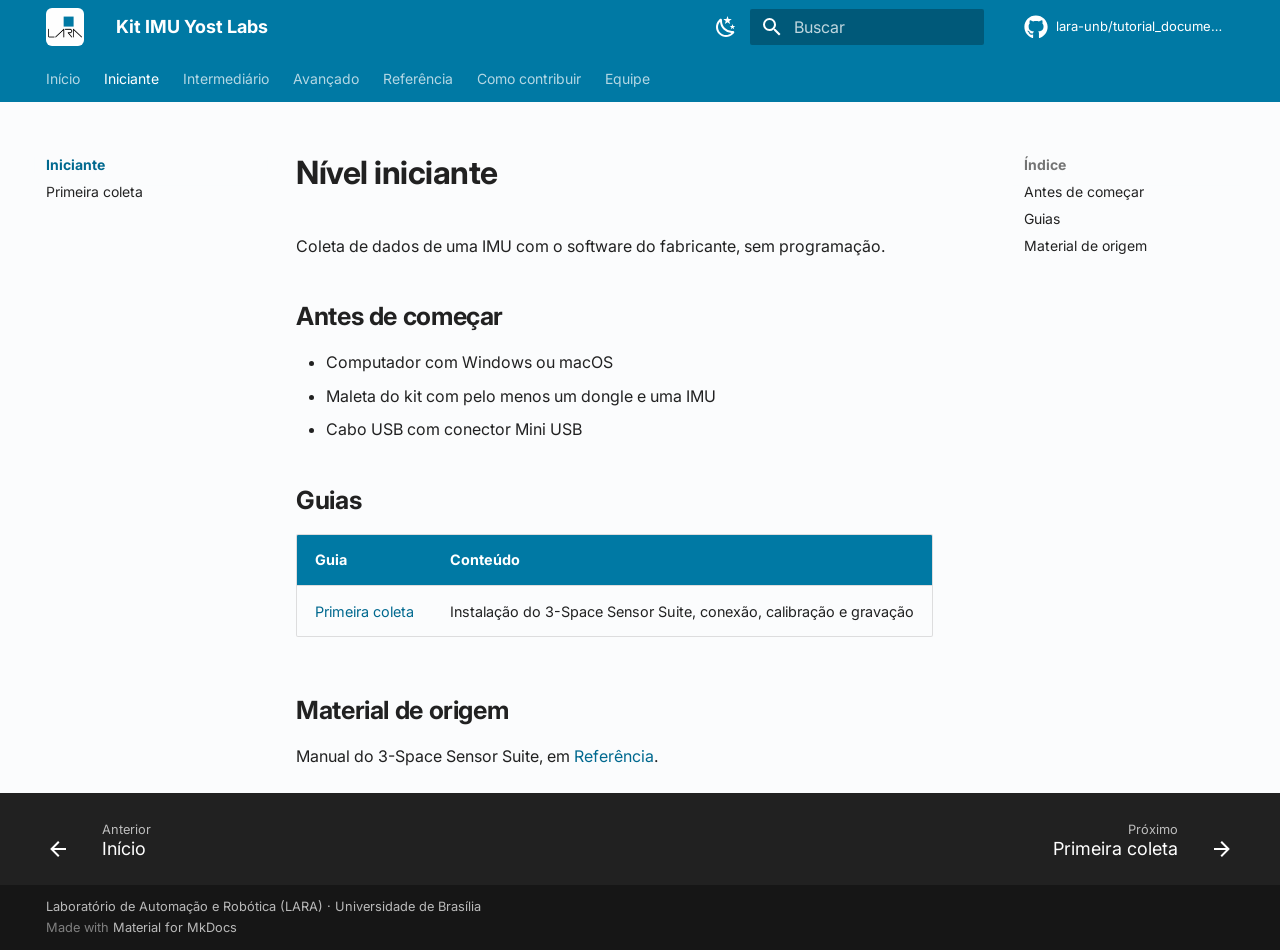
<file: iniciante/index.html>
<!doctype html>
<html lang="pt" class="no-js">
  <head>
    
      <meta charset="utf-8">
      <meta name="viewport" content="width=device-width,initial-scale=1">
      
        <meta name="description" content="Documentação do kit de IMUs 3-Space (Yost Labs) do Laboratório de Automação e Robótica da Universidade de Brasília.">
      
      
        <meta name="author" content="Squad IMU · LARA/UnB">
      
      
        <link rel="canonical" href="https://lara-unb.github.io/tutorial_documentacao_imu/iniciante/">
      
      
        <link rel="prev" href="..">
      
      
        <link rel="next" href="../tutoriais/primeira_coleta/primeira_coleta_tutorial/">
      
      
        
      
      
      <link rel="icon" href="../assets/favicon.png">
      <meta name="generator" content="mkdocs-1.6.1, mkdocs-material-9.7.7">
    
    
      
        <title>Nível iniciante - Kit IMU Yost Labs</title>
      
    
    
      <link rel="stylesheet" href="../assets/stylesheets/main.ec1eaa64.min.css">
      
        
        <link rel="stylesheet" href="../assets/stylesheets/palette.ab4e12ef.min.css">
      
      


    
    
      
    
    
      
        
        
        <link rel="preconnect" href="https://fonts.gstatic.com" crossorigin>
        <link rel="stylesheet" href="https://fonts.googleapis.com/css?family=Inter:300,300i,400,400i,700,700i%7CJetBrains+Mono:400,400i,700,700i&display=fallback">
        <style>:root{--md-text-font:"Inter";--md-code-font:"JetBrains Mono"}</style>
      
    
    
      <link rel="stylesheet" href="../assets/extra.css">
    
    <script>__md_scope=new URL("..",location),__md_hash=e=>[...e].reduce(((e,_)=>(e<<5)-e+_.charCodeAt(0)),0),__md_get=(e,_=localStorage,t=__md_scope)=>JSON.parse(_.getItem(t.pathname+"."+e)),__md_set=(e,_,t=localStorage,a=__md_scope)=>{try{t.setItem(a.pathname+"."+e,JSON.stringify(_))}catch(e){}}</script>
    
      

    
    
  </head>
  
  
    
    
      
    
    
    
    
    <body dir="ltr" data-md-color-scheme="default" data-md-color-primary="custom" data-md-color-accent="custom">
  
    
    <input class="md-toggle" data-md-toggle="drawer" type="checkbox" id="__drawer" autocomplete="off">
    <input class="md-toggle" data-md-toggle="search" type="checkbox" id="__search" autocomplete="off">
    <label class="md-overlay" for="__drawer"></label>
    <div data-md-component="skip">
      
        
        <a href="#nivel-iniciante" class="md-skip">
          Pular para conteúdo
        </a>
      
    </div>
    <div data-md-component="announce">
      
    </div>
    
    
      

<header class="md-header" data-md-component="header">
  <nav class="md-header__inner md-grid" aria-label="Cabeçalho">
    <a href=".." title="Kit IMU Yost Labs" class="md-header__button md-logo" aria-label="Kit IMU Yost Labs" data-md-component="logo">
      
  <img src="../assets/logo.png" alt="logo">

    </a>
    <label class="md-header__button md-icon" for="__drawer">
      
      <svg xmlns="http://www.w3.org/2000/svg" viewBox="0 0 24 24"><path d="M3 6h18v2H3zm0 5h18v2H3zm0 5h18v2H3z"/></svg>
    </label>
    <div class="md-header__title" data-md-component="header-title">
      <div class="md-header__ellipsis">
        <div class="md-header__topic">
          <span class="md-ellipsis">
            Kit IMU Yost Labs
          </span>
        </div>
        <div class="md-header__topic" data-md-component="header-topic">
          <span class="md-ellipsis">
            
              Nível iniciante
            
          </span>
        </div>
      </div>
    </div>
    
      
        <form class="md-header__option" data-md-component="palette">
  
    
    
    
    <input class="md-option" data-md-color-media="(prefers-color-scheme: light)" data-md-color-scheme="default" data-md-color-primary="custom" data-md-color-accent="custom"  aria-label="Mudar para o tema escuro"  type="radio" name="__palette" id="__palette_0">
    
      <label class="md-header__button md-icon" title="Mudar para o tema escuro" for="__palette_1" hidden>
        <svg xmlns="http://www.w3.org/2000/svg" viewBox="0 0 24 24"><path d="m17.75 4.09-2.53 1.94.91 3.06-2.63-1.81-2.63 1.81.91-3.06-2.53-1.94L12.44 4l1.06-3 1.06 3zm3.5 6.91-1.64 1.25.59 1.98-1.7-1.17-1.7 1.17.59-1.98L15.75 11l2.06-.05L18.5 9l.69 1.95zm-2.28 4.95c.83-.08 1.72 1.1 1.19 1.85-.32.45-.66.87-1.08 1.27C15.17 23 8.84 23 4.94 19.07c-3.91-3.9-3.91-10.24 0-14.14.4-.4.82-.76 1.27-1.08.75-.53 1.93.36 1.85 1.19-.27 2.86.69 5.83 2.89 8.02a9.96 9.96 0 0 0 8.02 2.89m-1.64 2.02a12.08 12.08 0 0 1-7.8-3.47c-2.17-2.19-3.33-5-3.49-7.82-2.81 3.14-2.7 7.96.31 10.98 3.02 3.01 7.84 3.12 10.98.31"/></svg>
      </label>
    
  
    
    
    
    <input class="md-option" data-md-color-media="(prefers-color-scheme: dark)" data-md-color-scheme="slate" data-md-color-primary="custom" data-md-color-accent="custom"  aria-label="Mudar para o tema claro"  type="radio" name="__palette" id="__palette_1">
    
      <label class="md-header__button md-icon" title="Mudar para o tema claro" for="__palette_0" hidden>
        <svg xmlns="http://www.w3.org/2000/svg" viewBox="0 0 24 24"><path d="M12 7a5 5 0 0 1 5 5 5 5 0 0 1-5 5 5 5 0 0 1-5-5 5 5 0 0 1 5-5m0 2a3 3 0 0 0-3 3 3 3 0 0 0 3 3 3 3 0 0 0 3-3 3 3 0 0 0-3-3m0-7 2.39 3.42C13.65 5.15 12.84 5 12 5s-1.65.15-2.39.42zM3.34 7l4.16-.35A7.2 7.2 0 0 0 5.94 8.5c-.44.74-.69 1.5-.83 2.29zm.02 10 1.76-3.77a7.131 7.131 0 0 0 2.38 4.14zM20.65 7l-1.77 3.79a7.02 7.02 0 0 0-2.38-4.15zm-.01 10-4.14.36c.59-.51 1.12-1.14 1.54-1.86.42-.73.69-1.5.83-2.29zM12 22l-2.41-3.44c.74.27 1.55.44 2.41.44.82 0 1.63-.17 2.37-.44z"/></svg>
      </label>
    
  
</form>
      
    
    
      <script>var palette=__md_get("__palette");if(palette&&palette.color){if("(prefers-color-scheme)"===palette.color.media){var media=matchMedia("(prefers-color-scheme: light)"),input=document.querySelector(media.matches?"[data-md-color-media='(prefers-color-scheme: light)']":"[data-md-color-media='(prefers-color-scheme: dark)']");palette.color.media=input.getAttribute("data-md-color-media"),palette.color.scheme=input.getAttribute("data-md-color-scheme"),palette.color.primary=input.getAttribute("data-md-color-primary"),palette.color.accent=input.getAttribute("data-md-color-accent")}for(var[key,value]of Object.entries(palette.color))document.body.setAttribute("data-md-color-"+key,value)}</script>
    
    
    
      
      
        <label class="md-header__button md-icon" for="__search">
          
          <svg xmlns="http://www.w3.org/2000/svg" viewBox="0 0 24 24"><path d="M9.5 3A6.5 6.5 0 0 1 16 9.5c0 1.61-.59 3.09-1.56 4.23l.27.27h.79l5 5-1.5 1.5-5-5v-.79l-.27-.27A6.52 6.52 0 0 1 9.5 16 6.5 6.5 0 0 1 3 9.5 6.5 6.5 0 0 1 9.5 3m0 2C7 5 5 7 5 9.5S7 14 9.5 14 14 12 14 9.5 12 5 9.5 5"/></svg>
        </label>
        <div class="md-search" data-md-component="search" role="dialog">
  <label class="md-search__overlay" for="__search"></label>
  <div class="md-search__inner" role="search">
    <form class="md-search__form" name="search">
      <input type="text" class="md-search__input" name="query" aria-label="Buscar" placeholder="Buscar" autocapitalize="off" autocorrect="off" autocomplete="off" spellcheck="false" data-md-component="search-query" required>
      <label class="md-search__icon md-icon" for="__search">
        
        <svg xmlns="http://www.w3.org/2000/svg" viewBox="0 0 24 24"><path d="M9.5 3A6.5 6.5 0 0 1 16 9.5c0 1.61-.59 3.09-1.56 4.23l.27.27h.79l5 5-1.5 1.5-5-5v-.79l-.27-.27A6.52 6.52 0 0 1 9.5 16 6.5 6.5 0 0 1 3 9.5 6.5 6.5 0 0 1 9.5 3m0 2C7 5 5 7 5 9.5S7 14 9.5 14 14 12 14 9.5 12 5 9.5 5"/></svg>
        
        <svg xmlns="http://www.w3.org/2000/svg" viewBox="0 0 24 24"><path d="M20 11v2H8l5.5 5.5-1.42 1.42L4.16 12l7.92-7.92L13.5 5.5 8 11z"/></svg>
      </label>
      <nav class="md-search__options" aria-label="Pesquisar">
        
        <button type="reset" class="md-search__icon md-icon" title="Limpar" aria-label="Limpar" tabindex="-1">
          
          <svg xmlns="http://www.w3.org/2000/svg" viewBox="0 0 24 24"><path d="M19 6.41 17.59 5 12 10.59 6.41 5 5 6.41 10.59 12 5 17.59 6.41 19 12 13.41 17.59 19 19 17.59 13.41 12z"/></svg>
        </button>
      </nav>
      
        <div class="md-search__suggest" data-md-component="search-suggest"></div>
      
    </form>
    <div class="md-search__output">
      <div class="md-search__scrollwrap" tabindex="0" data-md-scrollfix>
        <div class="md-search-result" data-md-component="search-result">
          <div class="md-search-result__meta">
            Inicializando busca
          </div>
          <ol class="md-search-result__list" role="presentation"></ol>
        </div>
      </div>
    </div>
  </div>
</div>
      
    
    
      <div class="md-header__source">
        <a href="https://github.com/lara-unb/tutorial_documentacao_imu" title="Ir para repositório" class="md-source" data-md-component="source">
  <div class="md-source__icon md-icon">
    
    <svg xmlns="http://www.w3.org/2000/svg" viewBox="0 0 512 512"><!--! Font Awesome Free 7.1.0 by @fontawesome - https://fontawesome.com License - https://fontawesome.com/license/free (Icons: CC BY 4.0, Fonts: SIL OFL 1.1, Code: MIT License) Copyright 2025 Fonticons, Inc.--><path d="M173.9 397.4c0 2-2.3 3.6-5.2 3.6-3.3.3-5.6-1.3-5.6-3.6 0-2 2.3-3.6 5.2-3.6 3-.3 5.6 1.3 5.6 3.6m-31.1-4.5c-.7 2 1.3 4.3 4.3 4.9 2.6 1 5.6 0 6.2-2s-1.3-4.3-4.3-5.2c-2.6-.7-5.5.3-6.2 2.3m44.2-1.7c-2.9.7-4.9 2.6-4.6 4.9.3 2 2.9 3.3 5.9 2.6 2.9-.7 4.9-2.6 4.6-4.6-.3-1.9-3-3.2-5.9-2.9M252.8 8C114.1 8 8 113.3 8 252c0 110.9 69.8 205.8 169.5 239.2 12.8 2.3 17.3-5.6 17.3-12.1 0-6.2-.3-40.4-.3-61.4 0 0-70 15-84.7-29.8 0 0-11.4-29.1-27.8-36.6 0 0-22.9-15.7 1.6-15.4 0 0 24.9 2 38.6 25.8 21.9 38.6 58.6 27.5 72.9 20.9 2.3-16 8.8-27.1 16-33.7-55.9-6.2-112.3-14.3-112.3-110.5 0-27.5 7.6-41.3 23.6-58.9-2.6-6.5-11.1-33.3 2.6-67.9 20.9-6.5 69 27 69 27 20-5.6 41.5-8.5 62.8-8.5s42.8 2.9 62.8 8.5c0 0 48.1-33.6 69-27 13.7 34.7 5.2 61.4 2.6 67.9 16 17.7 25.8 31.5 25.8 58.9 0 96.5-58.9 104.2-114.8 110.5 9.2 7.9 17 22.9 17 46.4 0 33.7-.3 75.4-.3 83.6 0 6.5 4.6 14.4 17.3 12.1C436.2 457.8 504 362.9 504 252 504 113.3 391.5 8 252.8 8M105.2 352.9c-1.3 1-1 3.3.7 5.2 1.6 1.6 3.9 2.3 5.2 1 1.3-1 1-3.3-.7-5.2-1.6-1.6-3.9-2.3-5.2-1m-10.8-8.1c-.7 1.3.3 2.9 2.3 3.9 1.6 1 3.6.7 4.3-.7.7-1.3-.3-2.9-2.3-3.9-2-.6-3.6-.3-4.3.7m32.4 35.6c-1.6 1.3-1 4.3 1.3 6.2 2.3 2.3 5.2 2.6 6.5 1 1.3-1.3.7-4.3-1.3-6.2-2.2-2.3-5.2-2.6-6.5-1m-11.4-14.7c-1.6 1-1.6 3.6 0 5.9s4.3 3.3 5.6 2.3c1.6-1.3 1.6-3.9 0-6.2-1.4-2.3-4-3.3-5.6-2"/></svg>
  </div>
  <div class="md-source__repository">
    lara-unb/tutorial_documentacao_imu
  </div>
</a>
      </div>
    
  </nav>
  
</header>
    
    <div class="md-container" data-md-component="container">
      
      
        
          
            
<nav class="md-tabs" aria-label="Abas" data-md-component="tabs">
  <div class="md-grid">
    <ul class="md-tabs__list">
      
        
  
  
  
  
    <li class="md-tabs__item">
      <a href=".." class="md-tabs__link">
        
  
  
    
  
  Início

      </a>
    </li>
  

      
        
  
  
  
    
  
  
    
    
      <li class="md-tabs__item md-tabs__item--active">
        <a href="./" class="md-tabs__link">
          
  
  
    
  
  Iniciante

        </a>
      </li>
    
  

      
        
  
  
  
  
    
    
      <li class="md-tabs__item">
        <a href="../intermediario/" class="md-tabs__link">
          
  
  
    
  
  Intermediário

        </a>
      </li>
    
  

      
        
  
  
  
  
    
    
      <li class="md-tabs__item">
        <a href="../avancado/" class="md-tabs__link">
          
  
  
    
  
  Avançado

        </a>
      </li>
    
  

      
        
  
  
  
  
    <li class="md-tabs__item">
      <a href="../referencia/" class="md-tabs__link">
        
  
  
    
  
  Referência

      </a>
    </li>
  

      
        
  
  
  
  
    <li class="md-tabs__item">
      <a href="../contribuir/" class="md-tabs__link">
        
  
  
    
  
  Como contribuir

      </a>
    </li>
  

      
        
  
  
  
  
    <li class="md-tabs__item">
      <a href="../equipe/" class="md-tabs__link">
        
  
  
    
  
  Equipe

      </a>
    </li>
  

      
    </ul>
  </div>
</nav>
          
        
      
      <main class="md-main" data-md-component="main">
        <div class="md-main__inner md-grid">
          
            
              
              <div class="md-sidebar md-sidebar--primary" data-md-component="sidebar" data-md-type="navigation" >
                <div class="md-sidebar__scrollwrap">
                  <div class="md-sidebar__inner">
                    


  


<nav class="md-nav md-nav--primary md-nav--lifted" aria-label="Navegação" data-md-level="0">
  <label class="md-nav__title" for="__drawer">
    <a href=".." title="Kit IMU Yost Labs" class="md-nav__button md-logo" aria-label="Kit IMU Yost Labs" data-md-component="logo">
      
  <img src="../assets/logo.png" alt="logo">

    </a>
    Kit IMU Yost Labs
  </label>
  
    <div class="md-nav__source">
      <a href="https://github.com/lara-unb/tutorial_documentacao_imu" title="Ir para repositório" class="md-source" data-md-component="source">
  <div class="md-source__icon md-icon">
    
    <svg xmlns="http://www.w3.org/2000/svg" viewBox="0 0 512 512"><!--! Font Awesome Free 7.1.0 by @fontawesome - https://fontawesome.com License - https://fontawesome.com/license/free (Icons: CC BY 4.0, Fonts: SIL OFL 1.1, Code: MIT License) Copyright 2025 Fonticons, Inc.--><path d="M173.9 397.4c0 2-2.3 3.6-5.2 3.6-3.3.3-5.6-1.3-5.6-3.6 0-2 2.3-3.6 5.2-3.6 3-.3 5.6 1.3 5.6 3.6m-31.1-4.5c-.7 2 1.3 4.3 4.3 4.9 2.6 1 5.6 0 6.2-2s-1.3-4.3-4.3-5.2c-2.6-.7-5.5.3-6.2 2.3m44.2-1.7c-2.9.7-4.9 2.6-4.6 4.9.3 2 2.9 3.3 5.9 2.6 2.9-.7 4.9-2.6 4.6-4.6-.3-1.9-3-3.2-5.9-2.9M252.8 8C114.1 8 8 113.3 8 252c0 110.9 69.8 205.8 169.5 239.2 12.8 2.3 17.3-5.6 17.3-12.1 0-6.2-.3-40.4-.3-61.4 0 0-70 15-84.7-29.8 0 0-11.4-29.1-27.8-36.6 0 0-22.9-15.7 1.6-15.4 0 0 24.9 2 38.6 25.8 21.9 38.6 58.6 27.5 72.9 20.9 2.3-16 8.8-27.1 16-33.7-55.9-6.2-112.3-14.3-112.3-110.5 0-27.5 7.6-41.3 23.6-58.9-2.6-6.5-11.1-33.3 2.6-67.9 20.9-6.5 69 27 69 27 20-5.6 41.5-8.5 62.8-8.5s42.8 2.9 62.8 8.5c0 0 48.1-33.6 69-27 13.7 34.7 5.2 61.4 2.6 67.9 16 17.7 25.8 31.5 25.8 58.9 0 96.5-58.9 104.2-114.8 110.5 9.2 7.9 17 22.9 17 46.4 0 33.7-.3 75.4-.3 83.6 0 6.5 4.6 14.4 17.3 12.1C436.2 457.8 504 362.9 504 252 504 113.3 391.5 8 252.8 8M105.2 352.9c-1.3 1-1 3.3.7 5.2 1.6 1.6 3.9 2.3 5.2 1 1.3-1 1-3.3-.7-5.2-1.6-1.6-3.9-2.3-5.2-1m-10.8-8.1c-.7 1.3.3 2.9 2.3 3.9 1.6 1 3.6.7 4.3-.7.7-1.3-.3-2.9-2.3-3.9-2-.6-3.6-.3-4.3.7m32.4 35.6c-1.6 1.3-1 4.3 1.3 6.2 2.3 2.3 5.2 2.6 6.5 1 1.3-1.3.7-4.3-1.3-6.2-2.2-2.3-5.2-2.6-6.5-1m-11.4-14.7c-1.6 1-1.6 3.6 0 5.9s4.3 3.3 5.6 2.3c1.6-1.3 1.6-3.9 0-6.2-1.4-2.3-4-3.3-5.6-2"/></svg>
  </div>
  <div class="md-source__repository">
    lara-unb/tutorial_documentacao_imu
  </div>
</a>
    </div>
  
  <ul class="md-nav__list" data-md-scrollfix>
    
      
      
  
  
  
  
    <li class="md-nav__item">
      <a href=".." class="md-nav__link">
        
  
  
  <span class="md-ellipsis">
    
  
    Início
  

    
  </span>
  
  

      </a>
    </li>
  

    
      
      
  
  
    
  
  
  
    
    
      
        
          
        
      
        
      
    
    
    
      
        
        
      
      
        
      
    
    
    <li class="md-nav__item md-nav__item--active md-nav__item--section md-nav__item--nested">
      
        
        
        <input class="md-nav__toggle md-toggle " type="checkbox" id="__nav_2" checked>
        
          
          <div class="md-nav__link md-nav__container">
            <a href="./" class="md-nav__link md-nav__link--active">
              
  
  
  <span class="md-ellipsis">
    
  
    Iniciante
  

    
  </span>
  
  

            </a>
            
              
              <label class="md-nav__link md-nav__link--active" for="__nav_2" id="__nav_2_label" tabindex="">
                <span class="md-nav__icon md-icon"></span>
              </label>
            
          </div>
        
        <nav class="md-nav" data-md-level="1" aria-labelledby="__nav_2_label" aria-expanded="true">
          <label class="md-nav__title" for="__nav_2">
            <span class="md-nav__icon md-icon"></span>
            
  
    Iniciante
  

          </label>
          <ul class="md-nav__list" data-md-scrollfix>
            
              
            
              
                
  
  
  
  
    <li class="md-nav__item">
      <a href="../tutoriais/primeira_coleta/primeira_coleta_tutorial/" class="md-nav__link">
        
  
  
  <span class="md-ellipsis">
    
  
    Primeira coleta
  

    
  </span>
  
  

      </a>
    </li>
  

              
            
          </ul>
        </nav>
      
    </li>
  

    
      
      
  
  
  
  
    
    
      
        
          
        
      
        
      
        
      
        
      
    
    
    
      
      
        
      
    
    
    <li class="md-nav__item md-nav__item--nested">
      
        
        
        <input class="md-nav__toggle md-toggle " type="checkbox" id="__nav_3" >
        
          
          <div class="md-nav__link md-nav__container">
            <a href="../intermediario/" class="md-nav__link ">
              
  
  
  <span class="md-ellipsis">
    
  
    Intermediário
  

    
  </span>
  
  

            </a>
            
              
              <label class="md-nav__link " for="__nav_3" id="__nav_3_label" tabindex="0">
                <span class="md-nav__icon md-icon"></span>
              </label>
            
          </div>
        
        <nav class="md-nav" data-md-level="1" aria-labelledby="__nav_3_label" aria-expanded="false">
          <label class="md-nav__title" for="__nav_3">
            <span class="md-nav__icon md-icon"></span>
            
  
    Intermediário
  

          </label>
          <ul class="md-nav__list" data-md-scrollfix>
            
              
            
              
                
  
  
  
  
    <li class="md-nav__item">
      <a href="../intermediario/instalacao/" class="md-nav__link">
        
  
  
  <span class="md-ellipsis">
    
  
    Instalação da API e da biblioteca
  

    
  </span>
  
  

      </a>
    </li>
  

              
            
              
                
  
  
  
  
    <li class="md-nav__item">
      <a href="../intermediario/uma-imu/" class="md-nav__link">
        
  
  
  <span class="md-ellipsis">
    
  
    Leitura de uma IMU
  

    
  </span>
  
  

      </a>
    </li>
  

              
            
              
                
  
  
  
  
    <li class="md-nav__item">
      <a href="../intermediario/duas-imus/" class="md-nav__link">
        
  
  
  <span class="md-ellipsis">
    
  
    Leitura de duas IMUs
  

    
  </span>
  
  

      </a>
    </li>
  

              
            
          </ul>
        </nav>
      
    </li>
  

    
      
      
  
  
  
  
    
    
      
        
          
        
      
        
      
        
      
        
      
    
    
    
      
      
        
      
    
    
    <li class="md-nav__item md-nav__item--nested">
      
        
        
        <input class="md-nav__toggle md-toggle " type="checkbox" id="__nav_4" >
        
          
          <div class="md-nav__link md-nav__container">
            <a href="../avancado/" class="md-nav__link ">
              
  
  
  <span class="md-ellipsis">
    
  
    Avançado
  

    
  </span>
  
  

            </a>
            
              
              <label class="md-nav__link " for="__nav_4" id="__nav_4_label" tabindex="0">
                <span class="md-nav__icon md-icon"></span>
              </label>
            
          </div>
        
        <nav class="md-nav" data-md-level="1" aria-labelledby="__nav_4_label" aria-expanded="false">
          <label class="md-nav__title" for="__nav_4">
            <span class="md-nav__icon md-icon"></span>
            
  
    Avançado
  

          </label>
          <ul class="md-nav__list" data-md-scrollfix>
            
              
            
              
                
  
  
  
  
    <li class="md-nav__item">
      <a href="../avancado/opensense/" class="md-nav__link">
        
  
  
  <span class="md-ellipsis">
    
  
    Várias IMUs com OpenSense
  

    
  </span>
  
  

      </a>
    </li>
  

              
            
              
                
  
  
  
  
    <li class="md-nav__item">
      <a href="../avancado/ros/" class="md-nav__link">
        
  
  
  <span class="md-ellipsis">
    
  
    IMU no ROS
  

    
  </span>
  
  

      </a>
    </li>
  

              
            
              
                
  
  
  
  
    <li class="md-nav__item">
      <a href="../avancado/estimulador/" class="md-nav__link">
        
  
  
  <span class="md-ellipsis">
    
  
    IMU com o estimulador
  

    
  </span>
  
  

      </a>
    </li>
  

              
            
          </ul>
        </nav>
      
    </li>
  

    
      
      
  
  
  
  
    <li class="md-nav__item">
      <a href="../referencia/" class="md-nav__link">
        
  
  
  <span class="md-ellipsis">
    
  
    Referência
  

    
  </span>
  
  

      </a>
    </li>
  

    
      
      
  
  
  
  
    <li class="md-nav__item">
      <a href="../contribuir/" class="md-nav__link">
        
  
  
  <span class="md-ellipsis">
    
  
    Como contribuir
  

    
  </span>
  
  

      </a>
    </li>
  

    
      
      
  
  
  
  
    <li class="md-nav__item">
      <a href="../equipe/" class="md-nav__link">
        
  
  
  <span class="md-ellipsis">
    
  
    Equipe
  

    
  </span>
  
  

      </a>
    </li>
  

    
  </ul>
</nav>
                  </div>
                </div>
              </div>
            
            
              
              <div class="md-sidebar md-sidebar--secondary" data-md-component="sidebar" data-md-type="toc" >
                <div class="md-sidebar__scrollwrap">
                  <div class="md-sidebar__inner">
                    

<nav class="md-nav md-nav--secondary" aria-label="Índice">
  
  
  
    
  
  
    <label class="md-nav__title" for="__toc">
      <span class="md-nav__icon md-icon"></span>
      Índice
    </label>
    <ul class="md-nav__list" data-md-component="toc" data-md-scrollfix>
      
        <li class="md-nav__item">
  <a href="#antes-de-comecar" class="md-nav__link">
    <span class="md-ellipsis">
      
        Antes de começar
      
    </span>
  </a>
  
</li>
      
        <li class="md-nav__item">
  <a href="#guias" class="md-nav__link">
    <span class="md-ellipsis">
      
        Guias
      
    </span>
  </a>
  
</li>
      
        <li class="md-nav__item">
  <a href="#material-de-origem" class="md-nav__link">
    <span class="md-ellipsis">
      
        Material de origem
      
    </span>
  </a>
  
</li>
      
    </ul>
  
</nav>
                  </div>
                </div>
              </div>
            
          
          
            <div class="md-content" data-md-component="content">
              
              <article class="md-content__inner md-typeset">
                
                  



<h1 id="nivel-iniciante">Nível iniciante<a class="headerlink" href="#nivel-iniciante" title="Permanent link">&para;</a></h1>
<p>Coleta de dados de uma IMU com o software do fabricante, sem programação.</p>
<h2 id="antes-de-comecar">Antes de começar<a class="headerlink" href="#antes-de-comecar" title="Permanent link">&para;</a></h2>
<ul>
<li>Computador com Windows ou macOS</li>
<li>Maleta do kit com pelo menos um dongle e uma IMU</li>
<li>Cabo USB com conector Mini USB</li>
</ul>
<h2 id="guias">Guias<a class="headerlink" href="#guias" title="Permanent link">&para;</a></h2>
<table>
<thead>
<tr>
<th>Guia</th>
<th>Conteúdo</th>
</tr>
</thead>
<tbody>
<tr>
<td><a href="../tutoriais/primeira_coleta/primeira_coleta_tutorial/">Primeira coleta</a></td>
<td>Instalação do 3-Space Sensor Suite, conexão, calibração e gravação</td>
</tr>
</tbody>
</table>
<h2 id="material-de-origem">Material de origem<a class="headerlink" href="#material-de-origem" title="Permanent link">&para;</a></h2>
<p>Manual do 3-Space Sensor Suite, em <a href="../referencia/">Referência</a>.</p>












                
              </article>
            </div>
          
          
<script>var target=document.getElementById(location.hash.slice(1));target&&target.name&&(target.checked=target.name.startsWith("__tabbed_"))</script>
        </div>
        
          <button type="button" class="md-top md-icon" data-md-component="top" hidden>
  
  <svg xmlns="http://www.w3.org/2000/svg" viewBox="0 0 24 24"><path d="M13 20h-2V8l-5.5 5.5-1.42-1.42L12 4.16l7.92 7.92-1.42 1.42L13 8z"/></svg>
  Voltar para o topo
</button>
        
      </main>
      
        <footer class="md-footer">
  
    
      
      <nav class="md-footer__inner md-grid" aria-label="Rodapé" >
        
          
          <a href=".." class="md-footer__link md-footer__link--prev" aria-label="Anterior: Início">
            <div class="md-footer__button md-icon">
              
              <svg xmlns="http://www.w3.org/2000/svg" viewBox="0 0 24 24"><path d="M20 11v2H8l5.5 5.5-1.42 1.42L4.16 12l7.92-7.92L13.5 5.5 8 11z"/></svg>
            </div>
            <div class="md-footer__title">
              <span class="md-footer__direction">
                Anterior
              </span>
              <div class="md-ellipsis">
                Início
              </div>
            </div>
          </a>
        
        
          
          <a href="../tutoriais/primeira_coleta/primeira_coleta_tutorial/" class="md-footer__link md-footer__link--next" aria-label="Próximo: Primeira coleta">
            <div class="md-footer__title">
              <span class="md-footer__direction">
                Próximo
              </span>
              <div class="md-ellipsis">
                Primeira coleta
              </div>
            </div>
            <div class="md-footer__button md-icon">
              
              <svg xmlns="http://www.w3.org/2000/svg" viewBox="0 0 24 24"><path d="M4 11v2h12l-5.5 5.5 1.42 1.42L19.84 12l-7.92-7.92L10.5 5.5 16 11z"/></svg>
            </div>
          </a>
        
      </nav>
    
  
  <div class="md-footer-meta md-typeset">
    <div class="md-footer-meta__inner md-grid">
      <div class="md-copyright">
  
    <div class="md-copyright__highlight">
      Laboratório de Automação e Robótica (LARA) · Universidade de Brasília
    </div>
  
  
    Made with
    <a href="https://squidfunk.github.io/mkdocs-material/" target="_blank" rel="noopener">
      Material for MkDocs
    </a>
  
</div>
      
    </div>
  </div>
</footer>
      
    </div>
    <div class="md-dialog" data-md-component="dialog">
      <div class="md-dialog__inner md-typeset"></div>
    </div>
    
    
    
      
      
      <script id="__config" type="application/json">{"annotate": null, "base": "..", "features": ["navigation.tabs", "navigation.sections", "navigation.top", "navigation.indexes", "navigation.footer", "toc.follow", "search.suggest", "search.highlight", "content.code.copy"], "search": "../assets/javascripts/workers/search.2c215733.min.js", "tags": null, "translations": {"clipboard.copied": "Copiado para \u00e1rea de transfer\u00eancia", "clipboard.copy": "Copiar para \u00e1rea de transfer\u00eancia", "search.result.more.one": "mais 1 nesta p\u00e1gina", "search.result.more.other": "# mais nesta p\u00e1gina", "search.result.none": "Nenhum documento encontrado", "search.result.one": "1 documento encontrado", "search.result.other": "# documentos encontrados", "search.result.placeholder": "Digite para iniciar a busca", "search.result.term.missing": "Ausente", "select.version": "Selecione a vers\u00e3o"}, "version": null}</script>
    
    
      <script src="../assets/javascripts/bundle.d7400e89.min.js"></script>
      
    
  </body>
</html>
</file>
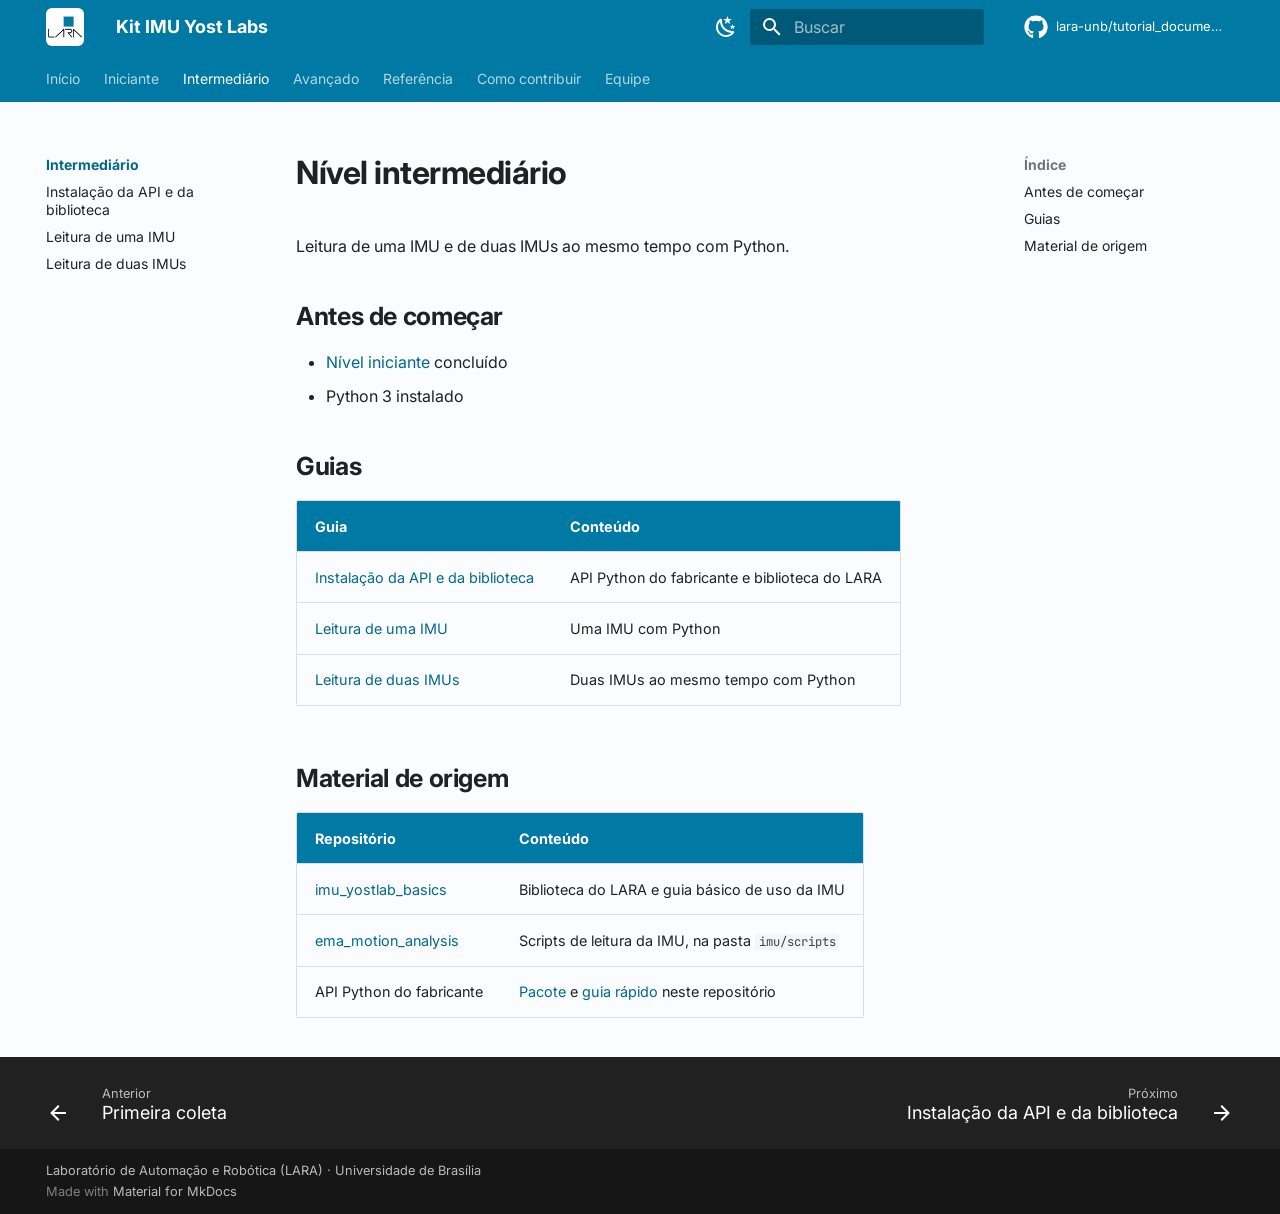
<file: intermediario/index.html>
<!doctype html>
<html lang="pt" class="no-js">
  <head>
    
      <meta charset="utf-8">
      <meta name="viewport" content="width=device-width,initial-scale=1">
      
        <meta name="description" content="Documentação do kit de IMUs 3-Space (Yost Labs) do Laboratório de Automação e Robótica da Universidade de Brasília.">
      
      
        <meta name="author" content="Squad IMU · LARA/UnB">
      
      
        <link rel="canonical" href="https://lara-unb.github.io/tutorial_documentacao_imu/intermediario/">
      
      
        <link rel="prev" href="../tutoriais/primeira_coleta/primeira_coleta_tutorial/">
      
      
        <link rel="next" href="instalacao/">
      
      
        
      
      
      <link rel="icon" href="../assets/favicon.png">
      <meta name="generator" content="mkdocs-1.6.1, mkdocs-material-9.7.7">
    
    
      
        <title>Nível intermediário - Kit IMU Yost Labs</title>
      
    
    
      <link rel="stylesheet" href="../assets/stylesheets/main.ec1eaa64.min.css">
      
        
        <link rel="stylesheet" href="../assets/stylesheets/palette.ab4e12ef.min.css">
      
      


    
    
      
    
    
      
        
        
        <link rel="preconnect" href="https://fonts.gstatic.com" crossorigin>
        <link rel="stylesheet" href="https://fonts.googleapis.com/css?family=Inter:300,300i,400,400i,700,700i%7CJetBrains+Mono:400,400i,700,700i&display=fallback">
        <style>:root{--md-text-font:"Inter";--md-code-font:"JetBrains Mono"}</style>
      
    
    
      <link rel="stylesheet" href="../assets/extra.css">
    
    <script>__md_scope=new URL("..",location),__md_hash=e=>[...e].reduce(((e,_)=>(e<<5)-e+_.charCodeAt(0)),0),__md_get=(e,_=localStorage,t=__md_scope)=>JSON.parse(_.getItem(t.pathname+"."+e)),__md_set=(e,_,t=localStorage,a=__md_scope)=>{try{t.setItem(a.pathname+"."+e,JSON.stringify(_))}catch(e){}}</script>
    
      

    
    
  </head>
  
  
    
    
      
    
    
    
    
    <body dir="ltr" data-md-color-scheme="default" data-md-color-primary="custom" data-md-color-accent="custom">
  
    
    <input class="md-toggle" data-md-toggle="drawer" type="checkbox" id="__drawer" autocomplete="off">
    <input class="md-toggle" data-md-toggle="search" type="checkbox" id="__search" autocomplete="off">
    <label class="md-overlay" for="__drawer"></label>
    <div data-md-component="skip">
      
        
        <a href="#nivel-intermediario" class="md-skip">
          Pular para conteúdo
        </a>
      
    </div>
    <div data-md-component="announce">
      
    </div>
    
    
      

<header class="md-header" data-md-component="header">
  <nav class="md-header__inner md-grid" aria-label="Cabeçalho">
    <a href=".." title="Kit IMU Yost Labs" class="md-header__button md-logo" aria-label="Kit IMU Yost Labs" data-md-component="logo">
      
  <img src="../assets/logo.png" alt="logo">

    </a>
    <label class="md-header__button md-icon" for="__drawer">
      
      <svg xmlns="http://www.w3.org/2000/svg" viewBox="0 0 24 24"><path d="M3 6h18v2H3zm0 5h18v2H3zm0 5h18v2H3z"/></svg>
    </label>
    <div class="md-header__title" data-md-component="header-title">
      <div class="md-header__ellipsis">
        <div class="md-header__topic">
          <span class="md-ellipsis">
            Kit IMU Yost Labs
          </span>
        </div>
        <div class="md-header__topic" data-md-component="header-topic">
          <span class="md-ellipsis">
            
              Nível intermediário
            
          </span>
        </div>
      </div>
    </div>
    
      
        <form class="md-header__option" data-md-component="palette">
  
    
    
    
    <input class="md-option" data-md-color-media="(prefers-color-scheme: light)" data-md-color-scheme="default" data-md-color-primary="custom" data-md-color-accent="custom"  aria-label="Mudar para o tema escuro"  type="radio" name="__palette" id="__palette_0">
    
      <label class="md-header__button md-icon" title="Mudar para o tema escuro" for="__palette_1" hidden>
        <svg xmlns="http://www.w3.org/2000/svg" viewBox="0 0 24 24"><path d="m17.75 4.09-2.53 1.94.91 3.06-2.63-1.81-2.63 1.81.91-3.06-2.53-1.94L12.44 4l1.06-3 1.06 3zm3.5 6.91-1.64 1.25.59 1.98-1.7-1.17-1.7 1.17.59-1.98L15.75 11l2.06-.05L18.5 9l.69 1.95zm-2.28 4.95c.83-.08 1.72 1.1 1.19 1.85-.32.45-.66.87-1.08 1.27C15.17 23 8.84 23 4.94 19.07c-3.91-3.9-3.91-10.24 0-14.14.4-.4.82-.76 1.27-1.08.75-.53 1.93.36 1.85 1.19-.27 2.86.69 5.83 2.89 8.02a9.96 9.96 0 0 0 8.02 2.89m-1.64 2.02a12.08 12.08 0 0 1-7.8-3.47c-2.17-2.19-3.33-5-3.49-7.82-2.81 3.14-2.7 7.96.31 10.98 3.02 3.01 7.84 3.12 10.98.31"/></svg>
      </label>
    
  
    
    
    
    <input class="md-option" data-md-color-media="(prefers-color-scheme: dark)" data-md-color-scheme="slate" data-md-color-primary="custom" data-md-color-accent="custom"  aria-label="Mudar para o tema claro"  type="radio" name="__palette" id="__palette_1">
    
      <label class="md-header__button md-icon" title="Mudar para o tema claro" for="__palette_0" hidden>
        <svg xmlns="http://www.w3.org/2000/svg" viewBox="0 0 24 24"><path d="M12 7a5 5 0 0 1 5 5 5 5 0 0 1-5 5 5 5 0 0 1-5-5 5 5 0 0 1 5-5m0 2a3 3 0 0 0-3 3 3 3 0 0 0 3 3 3 3 0 0 0 3-3 3 3 0 0 0-3-3m0-7 2.39 3.42C13.65 5.15 12.84 5 12 5s-1.65.15-2.39.42zM3.34 7l4.16-.35A7.2 7.2 0 0 0 5.94 8.5c-.44.74-.69 1.5-.83 2.29zm.02 10 1.76-3.77a7.131 7.131 0 0 0 2.38 4.14zM20.65 7l-1.77 3.79a7.02 7.02 0 0 0-2.38-4.15zm-.01 10-4.14.36c.59-.51 1.12-1.14 1.54-1.86.42-.73.69-1.5.83-2.29zM12 22l-2.41-3.44c.74.27 1.55.44 2.41.44.82 0 1.63-.17 2.37-.44z"/></svg>
      </label>
    
  
</form>
      
    
    
      <script>var palette=__md_get("__palette");if(palette&&palette.color){if("(prefers-color-scheme)"===palette.color.media){var media=matchMedia("(prefers-color-scheme: light)"),input=document.querySelector(media.matches?"[data-md-color-media='(prefers-color-scheme: light)']":"[data-md-color-media='(prefers-color-scheme: dark)']");palette.color.media=input.getAttribute("data-md-color-media"),palette.color.scheme=input.getAttribute("data-md-color-scheme"),palette.color.primary=input.getAttribute("data-md-color-primary"),palette.color.accent=input.getAttribute("data-md-color-accent")}for(var[key,value]of Object.entries(palette.color))document.body.setAttribute("data-md-color-"+key,value)}</script>
    
    
    
      
      
        <label class="md-header__button md-icon" for="__search">
          
          <svg xmlns="http://www.w3.org/2000/svg" viewBox="0 0 24 24"><path d="M9.5 3A6.5 6.5 0 0 1 16 9.5c0 1.61-.59 3.09-1.56 4.23l.27.27h.79l5 5-1.5 1.5-5-5v-.79l-.27-.27A6.52 6.52 0 0 1 9.5 16 6.5 6.5 0 0 1 3 9.5 6.5 6.5 0 0 1 9.5 3m0 2C7 5 5 7 5 9.5S7 14 9.5 14 14 12 14 9.5 12 5 9.5 5"/></svg>
        </label>
        <div class="md-search" data-md-component="search" role="dialog">
  <label class="md-search__overlay" for="__search"></label>
  <div class="md-search__inner" role="search">
    <form class="md-search__form" name="search">
      <input type="text" class="md-search__input" name="query" aria-label="Buscar" placeholder="Buscar" autocapitalize="off" autocorrect="off" autocomplete="off" spellcheck="false" data-md-component="search-query" required>
      <label class="md-search__icon md-icon" for="__search">
        
        <svg xmlns="http://www.w3.org/2000/svg" viewBox="0 0 24 24"><path d="M9.5 3A6.5 6.5 0 0 1 16 9.5c0 1.61-.59 3.09-1.56 4.23l.27.27h.79l5 5-1.5 1.5-5-5v-.79l-.27-.27A6.52 6.52 0 0 1 9.5 16 6.5 6.5 0 0 1 3 9.5 6.5 6.5 0 0 1 9.5 3m0 2C7 5 5 7 5 9.5S7 14 9.5 14 14 12 14 9.5 12 5 9.5 5"/></svg>
        
        <svg xmlns="http://www.w3.org/2000/svg" viewBox="0 0 24 24"><path d="M20 11v2H8l5.5 5.5-1.42 1.42L4.16 12l7.92-7.92L13.5 5.5 8 11z"/></svg>
      </label>
      <nav class="md-search__options" aria-label="Pesquisar">
        
        <button type="reset" class="md-search__icon md-icon" title="Limpar" aria-label="Limpar" tabindex="-1">
          
          <svg xmlns="http://www.w3.org/2000/svg" viewBox="0 0 24 24"><path d="M19 6.41 17.59 5 12 10.59 6.41 5 5 6.41 10.59 12 5 17.59 6.41 19 12 13.41 17.59 19 19 17.59 13.41 12z"/></svg>
        </button>
      </nav>
      
        <div class="md-search__suggest" data-md-component="search-suggest"></div>
      
    </form>
    <div class="md-search__output">
      <div class="md-search__scrollwrap" tabindex="0" data-md-scrollfix>
        <div class="md-search-result" data-md-component="search-result">
          <div class="md-search-result__meta">
            Inicializando busca
          </div>
          <ol class="md-search-result__list" role="presentation"></ol>
        </div>
      </div>
    </div>
  </div>
</div>
      
    
    
      <div class="md-header__source">
        <a href="https://github.com/lara-unb/tutorial_documentacao_imu" title="Ir para repositório" class="md-source" data-md-component="source">
  <div class="md-source__icon md-icon">
    
    <svg xmlns="http://www.w3.org/2000/svg" viewBox="0 0 512 512"><!--! Font Awesome Free 7.1.0 by @fontawesome - https://fontawesome.com License - https://fontawesome.com/license/free (Icons: CC BY 4.0, Fonts: SIL OFL 1.1, Code: MIT License) Copyright 2025 Fonticons, Inc.--><path d="M173.9 397.4c0 2-2.3 3.6-5.2 3.6-3.3.3-5.6-1.3-5.6-3.6 0-2 2.3-3.6 5.2-3.6 3-.3 5.6 1.3 5.6 3.6m-31.1-4.5c-.7 2 1.3 4.3 4.3 4.9 2.6 1 5.6 0 6.2-2s-1.3-4.3-4.3-5.2c-2.6-.7-5.5.3-6.2 2.3m44.2-1.7c-2.9.7-4.9 2.6-4.6 4.9.3 2 2.9 3.3 5.9 2.6 2.9-.7 4.9-2.6 4.6-4.6-.3-1.9-3-3.2-5.9-2.9M252.8 8C114.1 8 8 113.3 8 252c0 110.9 69.8 205.8 169.5 239.2 12.8 2.3 17.3-5.6 17.3-12.1 0-6.2-.3-40.4-.3-61.4 0 0-70 15-84.7-29.8 0 0-11.4-29.1-27.8-36.6 0 0-22.9-15.7 1.6-15.4 0 0 24.9 2 38.6 25.8 21.9 38.6 58.6 27.5 72.9 20.9 2.3-16 8.8-27.1 16-33.7-55.9-6.2-112.3-14.3-112.3-110.5 0-27.5 7.6-41.3 23.6-58.9-2.6-6.5-11.1-33.3 2.6-67.9 20.9-6.5 69 27 69 27 20-5.6 41.5-8.5 62.8-8.5s42.8 2.9 62.8 8.5c0 0 48.1-33.6 69-27 13.7 34.7 5.2 61.4 2.6 67.9 16 17.7 25.8 31.5 25.8 58.9 0 96.5-58.9 104.2-114.8 110.5 9.2 7.9 17 22.9 17 46.4 0 33.7-.3 75.4-.3 83.6 0 6.5 4.6 14.4 17.3 12.1C436.2 457.8 504 362.9 504 252 504 113.3 391.5 8 252.8 8M105.2 352.9c-1.3 1-1 3.3.7 5.2 1.6 1.6 3.9 2.3 5.2 1 1.3-1 1-3.3-.7-5.2-1.6-1.6-3.9-2.3-5.2-1m-10.8-8.1c-.7 1.3.3 2.9 2.3 3.9 1.6 1 3.6.7 4.3-.7.7-1.3-.3-2.9-2.3-3.9-2-.6-3.6-.3-4.3.7m32.4 35.6c-1.6 1.3-1 4.3 1.3 6.2 2.3 2.3 5.2 2.6 6.5 1 1.3-1.3.7-4.3-1.3-6.2-2.2-2.3-5.2-2.6-6.5-1m-11.4-14.7c-1.6 1-1.6 3.6 0 5.9s4.3 3.3 5.6 2.3c1.6-1.3 1.6-3.9 0-6.2-1.4-2.3-4-3.3-5.6-2"/></svg>
  </div>
  <div class="md-source__repository">
    lara-unb/tutorial_documentacao_imu
  </div>
</a>
      </div>
    
  </nav>
  
</header>
    
    <div class="md-container" data-md-component="container">
      
      
        
          
            
<nav class="md-tabs" aria-label="Abas" data-md-component="tabs">
  <div class="md-grid">
    <ul class="md-tabs__list">
      
        
  
  
  
  
    <li class="md-tabs__item">
      <a href=".." class="md-tabs__link">
        
  
  
    
  
  Início

      </a>
    </li>
  

      
        
  
  
  
  
    
    
      <li class="md-tabs__item">
        <a href="../iniciante/" class="md-tabs__link">
          
  
  
    
  
  Iniciante

        </a>
      </li>
    
  

      
        
  
  
  
    
  
  
    
    
      <li class="md-tabs__item md-tabs__item--active">
        <a href="./" class="md-tabs__link">
          
  
  
    
  
  Intermediário

        </a>
      </li>
    
  

      
        
  
  
  
  
    
    
      <li class="md-tabs__item">
        <a href="../avancado/" class="md-tabs__link">
          
  
  
    
  
  Avançado

        </a>
      </li>
    
  

      
        
  
  
  
  
    <li class="md-tabs__item">
      <a href="../referencia/" class="md-tabs__link">
        
  
  
    
  
  Referência

      </a>
    </li>
  

      
        
  
  
  
  
    <li class="md-tabs__item">
      <a href="../contribuir/" class="md-tabs__link">
        
  
  
    
  
  Como contribuir

      </a>
    </li>
  

      
        
  
  
  
  
    <li class="md-tabs__item">
      <a href="../equipe/" class="md-tabs__link">
        
  
  
    
  
  Equipe

      </a>
    </li>
  

      
    </ul>
  </div>
</nav>
          
        
      
      <main class="md-main" data-md-component="main">
        <div class="md-main__inner md-grid">
          
            
              
              <div class="md-sidebar md-sidebar--primary" data-md-component="sidebar" data-md-type="navigation" >
                <div class="md-sidebar__scrollwrap">
                  <div class="md-sidebar__inner">
                    


  


<nav class="md-nav md-nav--primary md-nav--lifted" aria-label="Navegação" data-md-level="0">
  <label class="md-nav__title" for="__drawer">
    <a href=".." title="Kit IMU Yost Labs" class="md-nav__button md-logo" aria-label="Kit IMU Yost Labs" data-md-component="logo">
      
  <img src="../assets/logo.png" alt="logo">

    </a>
    Kit IMU Yost Labs
  </label>
  
    <div class="md-nav__source">
      <a href="https://github.com/lara-unb/tutorial_documentacao_imu" title="Ir para repositório" class="md-source" data-md-component="source">
  <div class="md-source__icon md-icon">
    
    <svg xmlns="http://www.w3.org/2000/svg" viewBox="0 0 512 512"><!--! Font Awesome Free 7.1.0 by @fontawesome - https://fontawesome.com License - https://fontawesome.com/license/free (Icons: CC BY 4.0, Fonts: SIL OFL 1.1, Code: MIT License) Copyright 2025 Fonticons, Inc.--><path d="M173.9 397.4c0 2-2.3 3.6-5.2 3.6-3.3.3-5.6-1.3-5.6-3.6 0-2 2.3-3.6 5.2-3.6 3-.3 5.6 1.3 5.6 3.6m-31.1-4.5c-.7 2 1.3 4.3 4.3 4.9 2.6 1 5.6 0 6.2-2s-1.3-4.3-4.3-5.2c-2.6-.7-5.5.3-6.2 2.3m44.2-1.7c-2.9.7-4.9 2.6-4.6 4.9.3 2 2.9 3.3 5.9 2.6 2.9-.7 4.9-2.6 4.6-4.6-.3-1.9-3-3.2-5.9-2.9M252.8 8C114.1 8 8 113.3 8 252c0 110.9 69.8 205.8 169.5 239.2 12.8 2.3 17.3-5.6 17.3-12.1 0-6.2-.3-40.4-.3-61.4 0 0-70 15-84.7-29.8 0 0-11.4-29.1-27.8-36.6 0 0-22.9-15.7 1.6-15.4 0 0 24.9 2 38.6 25.8 21.9 38.6 58.6 27.5 72.9 20.9 2.3-16 8.8-27.1 16-33.7-55.9-6.2-112.3-14.3-112.3-110.5 0-27.5 7.6-41.3 23.6-58.9-2.6-6.5-11.1-33.3 2.6-67.9 20.9-6.5 69 27 69 27 20-5.6 41.5-8.5 62.8-8.5s42.8 2.9 62.8 8.5c0 0 48.1-33.6 69-27 13.7 34.7 5.2 61.4 2.6 67.9 16 17.7 25.8 31.5 25.8 58.9 0 96.5-58.9 104.2-114.8 110.5 9.2 7.9 17 22.9 17 46.4 0 33.7-.3 75.4-.3 83.6 0 6.5 4.6 14.4 17.3 12.1C436.2 457.8 504 362.9 504 252 504 113.3 391.5 8 252.8 8M105.2 352.9c-1.3 1-1 3.3.7 5.2 1.6 1.6 3.9 2.3 5.2 1 1.3-1 1-3.3-.7-5.2-1.6-1.6-3.9-2.3-5.2-1m-10.8-8.1c-.7 1.3.3 2.9 2.3 3.9 1.6 1 3.6.7 4.3-.7.7-1.3-.3-2.9-2.3-3.9-2-.6-3.6-.3-4.3.7m32.4 35.6c-1.6 1.3-1 4.3 1.3 6.2 2.3 2.3 5.2 2.6 6.5 1 1.3-1.3.7-4.3-1.3-6.2-2.2-2.3-5.2-2.6-6.5-1m-11.4-14.7c-1.6 1-1.6 3.6 0 5.9s4.3 3.3 5.6 2.3c1.6-1.3 1.6-3.9 0-6.2-1.4-2.3-4-3.3-5.6-2"/></svg>
  </div>
  <div class="md-source__repository">
    lara-unb/tutorial_documentacao_imu
  </div>
</a>
    </div>
  
  <ul class="md-nav__list" data-md-scrollfix>
    
      
      
  
  
  
  
    <li class="md-nav__item">
      <a href=".." class="md-nav__link">
        
  
  
  <span class="md-ellipsis">
    
  
    Início
  

    
  </span>
  
  

      </a>
    </li>
  

    
      
      
  
  
  
  
    
    
      
        
          
        
      
        
      
    
    
    
      
      
        
      
    
    
    <li class="md-nav__item md-nav__item--nested">
      
        
        
        <input class="md-nav__toggle md-toggle " type="checkbox" id="__nav_2" >
        
          
          <div class="md-nav__link md-nav__container">
            <a href="../iniciante/" class="md-nav__link ">
              
  
  
  <span class="md-ellipsis">
    
  
    Iniciante
  

    
  </span>
  
  

            </a>
            
              
              <label class="md-nav__link " for="__nav_2" id="__nav_2_label" tabindex="0">
                <span class="md-nav__icon md-icon"></span>
              </label>
            
          </div>
        
        <nav class="md-nav" data-md-level="1" aria-labelledby="__nav_2_label" aria-expanded="false">
          <label class="md-nav__title" for="__nav_2">
            <span class="md-nav__icon md-icon"></span>
            
  
    Iniciante
  

          </label>
          <ul class="md-nav__list" data-md-scrollfix>
            
              
            
              
                
  
  
  
  
    <li class="md-nav__item">
      <a href="../tutoriais/primeira_coleta/primeira_coleta_tutorial/" class="md-nav__link">
        
  
  
  <span class="md-ellipsis">
    
  
    Primeira coleta
  

    
  </span>
  
  

      </a>
    </li>
  

              
            
          </ul>
        </nav>
      
    </li>
  

    
      
      
  
  
    
  
  
  
    
    
      
        
          
        
      
        
      
        
      
        
      
    
    
    
      
        
        
      
      
        
      
    
    
    <li class="md-nav__item md-nav__item--active md-nav__item--section md-nav__item--nested">
      
        
        
        <input class="md-nav__toggle md-toggle " type="checkbox" id="__nav_3" checked>
        
          
          <div class="md-nav__link md-nav__container">
            <a href="./" class="md-nav__link md-nav__link--active">
              
  
  
  <span class="md-ellipsis">
    
  
    Intermediário
  

    
  </span>
  
  

            </a>
            
              
              <label class="md-nav__link md-nav__link--active" for="__nav_3" id="__nav_3_label" tabindex="">
                <span class="md-nav__icon md-icon"></span>
              </label>
            
          </div>
        
        <nav class="md-nav" data-md-level="1" aria-labelledby="__nav_3_label" aria-expanded="true">
          <label class="md-nav__title" for="__nav_3">
            <span class="md-nav__icon md-icon"></span>
            
  
    Intermediário
  

          </label>
          <ul class="md-nav__list" data-md-scrollfix>
            
              
            
              
                
  
  
  
  
    <li class="md-nav__item">
      <a href="instalacao/" class="md-nav__link">
        
  
  
  <span class="md-ellipsis">
    
  
    Instalação da API e da biblioteca
  

    
  </span>
  
  

      </a>
    </li>
  

              
            
              
                
  
  
  
  
    <li class="md-nav__item">
      <a href="uma-imu/" class="md-nav__link">
        
  
  
  <span class="md-ellipsis">
    
  
    Leitura de uma IMU
  

    
  </span>
  
  

      </a>
    </li>
  

              
            
              
                
  
  
  
  
    <li class="md-nav__item">
      <a href="duas-imus/" class="md-nav__link">
        
  
  
  <span class="md-ellipsis">
    
  
    Leitura de duas IMUs
  

    
  </span>
  
  

      </a>
    </li>
  

              
            
          </ul>
        </nav>
      
    </li>
  

    
      
      
  
  
  
  
    
    
      
        
          
        
      
        
      
        
      
        
      
    
    
    
      
      
        
      
    
    
    <li class="md-nav__item md-nav__item--nested">
      
        
        
        <input class="md-nav__toggle md-toggle " type="checkbox" id="__nav_4" >
        
          
          <div class="md-nav__link md-nav__container">
            <a href="../avancado/" class="md-nav__link ">
              
  
  
  <span class="md-ellipsis">
    
  
    Avançado
  

    
  </span>
  
  

            </a>
            
              
              <label class="md-nav__link " for="__nav_4" id="__nav_4_label" tabindex="0">
                <span class="md-nav__icon md-icon"></span>
              </label>
            
          </div>
        
        <nav class="md-nav" data-md-level="1" aria-labelledby="__nav_4_label" aria-expanded="false">
          <label class="md-nav__title" for="__nav_4">
            <span class="md-nav__icon md-icon"></span>
            
  
    Avançado
  

          </label>
          <ul class="md-nav__list" data-md-scrollfix>
            
              
            
              
                
  
  
  
  
    <li class="md-nav__item">
      <a href="../avancado/opensense/" class="md-nav__link">
        
  
  
  <span class="md-ellipsis">
    
  
    Várias IMUs com OpenSense
  

    
  </span>
  
  

      </a>
    </li>
  

              
            
              
                
  
  
  
  
    <li class="md-nav__item">
      <a href="../avancado/ros/" class="md-nav__link">
        
  
  
  <span class="md-ellipsis">
    
  
    IMU no ROS
  

    
  </span>
  
  

      </a>
    </li>
  

              
            
              
                
  
  
  
  
    <li class="md-nav__item">
      <a href="../avancado/estimulador/" class="md-nav__link">
        
  
  
  <span class="md-ellipsis">
    
  
    IMU com o estimulador
  

    
  </span>
  
  

      </a>
    </li>
  

              
            
          </ul>
        </nav>
      
    </li>
  

    
      
      
  
  
  
  
    <li class="md-nav__item">
      <a href="../referencia/" class="md-nav__link">
        
  
  
  <span class="md-ellipsis">
    
  
    Referência
  

    
  </span>
  
  

      </a>
    </li>
  

    
      
      
  
  
  
  
    <li class="md-nav__item">
      <a href="../contribuir/" class="md-nav__link">
        
  
  
  <span class="md-ellipsis">
    
  
    Como contribuir
  

    
  </span>
  
  

      </a>
    </li>
  

    
      
      
  
  
  
  
    <li class="md-nav__item">
      <a href="../equipe/" class="md-nav__link">
        
  
  
  <span class="md-ellipsis">
    
  
    Equipe
  

    
  </span>
  
  

      </a>
    </li>
  

    
  </ul>
</nav>
                  </div>
                </div>
              </div>
            
            
              
              <div class="md-sidebar md-sidebar--secondary" data-md-component="sidebar" data-md-type="toc" >
                <div class="md-sidebar__scrollwrap">
                  <div class="md-sidebar__inner">
                    

<nav class="md-nav md-nav--secondary" aria-label="Índice">
  
  
  
    
  
  
    <label class="md-nav__title" for="__toc">
      <span class="md-nav__icon md-icon"></span>
      Índice
    </label>
    <ul class="md-nav__list" data-md-component="toc" data-md-scrollfix>
      
        <li class="md-nav__item">
  <a href="#antes-de-comecar" class="md-nav__link">
    <span class="md-ellipsis">
      
        Antes de começar
      
    </span>
  </a>
  
</li>
      
        <li class="md-nav__item">
  <a href="#guias" class="md-nav__link">
    <span class="md-ellipsis">
      
        Guias
      
    </span>
  </a>
  
</li>
      
        <li class="md-nav__item">
  <a href="#material-de-origem" class="md-nav__link">
    <span class="md-ellipsis">
      
        Material de origem
      
    </span>
  </a>
  
</li>
      
    </ul>
  
</nav>
                  </div>
                </div>
              </div>
            
          
          
            <div class="md-content" data-md-component="content">
              
              <article class="md-content__inner md-typeset">
                
                  



<h1 id="nivel-intermediario">Nível intermediário<a class="headerlink" href="#nivel-intermediario" title="Permanent link">&para;</a></h1>
<p>Leitura de uma IMU e de duas IMUs ao mesmo tempo com Python.</p>
<h2 id="antes-de-comecar">Antes de começar<a class="headerlink" href="#antes-de-comecar" title="Permanent link">&para;</a></h2>
<ul>
<li><a href="../iniciante/">Nível iniciante</a> concluído</li>
<li>Python 3 instalado</li>
</ul>
<h2 id="guias">Guias<a class="headerlink" href="#guias" title="Permanent link">&para;</a></h2>
<table>
<thead>
<tr>
<th>Guia</th>
<th>Conteúdo</th>
</tr>
</thead>
<tbody>
<tr>
<td><a href="instalacao/">Instalação da API e da biblioteca</a></td>
<td>API Python do fabricante e biblioteca do LARA</td>
</tr>
<tr>
<td><a href="uma-imu/">Leitura de uma IMU</a></td>
<td>Uma IMU com Python</td>
</tr>
<tr>
<td><a href="duas-imus/">Leitura de duas IMUs</a></td>
<td>Duas IMUs ao mesmo tempo com Python</td>
</tr>
</tbody>
</table>
<h2 id="material-de-origem">Material de origem<a class="headerlink" href="#material-de-origem" title="Permanent link">&para;</a></h2>
<table>
<thead>
<tr>
<th>Repositório</th>
<th>Conteúdo</th>
</tr>
</thead>
<tbody>
<tr>
<td><a href="https://github.com/lara-unb/imu_yostlab_basics">imu_yostlab_basics</a></td>
<td>Biblioteca do LARA e guia básico de uso da IMU</td>
</tr>
<tr>
<td><a href="https://github.com/lara-unb/ema_motion_analysis">ema_motion_analysis</a></td>
<td>Scripts de leitura da IMU, na pasta <code>imu/scripts</code></td>
</tr>
<tr>
<td>API Python do fabricante</td>
<td><a href="https://github.com/lara-unb/tutorial_documentacao_imu/blob/main/executaveis/apis/ThreeSpaceAPI_py3_beta_V0.6.zip?raw=true">Pacote</a> e <a href="https://github.com/lara-unb/tutorial_documentacao_imu/blob/main/documentacao/apis/PythonAPIQuickStart.pdf">guia rápido</a> neste repositório</td>
</tr>
</tbody>
</table>












                
              </article>
            </div>
          
          
<script>var target=document.getElementById(location.hash.slice(1));target&&target.name&&(target.checked=target.name.startsWith("__tabbed_"))</script>
        </div>
        
          <button type="button" class="md-top md-icon" data-md-component="top" hidden>
  
  <svg xmlns="http://www.w3.org/2000/svg" viewBox="0 0 24 24"><path d="M13 20h-2V8l-5.5 5.5-1.42-1.42L12 4.16l7.92 7.92-1.42 1.42L13 8z"/></svg>
  Voltar para o topo
</button>
        
      </main>
      
        <footer class="md-footer">
  
    
      
      <nav class="md-footer__inner md-grid" aria-label="Rodapé" >
        
          
          <a href="../tutoriais/primeira_coleta/primeira_coleta_tutorial/" class="md-footer__link md-footer__link--prev" aria-label="Anterior: Primeira coleta">
            <div class="md-footer__button md-icon">
              
              <svg xmlns="http://www.w3.org/2000/svg" viewBox="0 0 24 24"><path d="M20 11v2H8l5.5 5.5-1.42 1.42L4.16 12l7.92-7.92L13.5 5.5 8 11z"/></svg>
            </div>
            <div class="md-footer__title">
              <span class="md-footer__direction">
                Anterior
              </span>
              <div class="md-ellipsis">
                Primeira coleta
              </div>
            </div>
          </a>
        
        
          
          <a href="instalacao/" class="md-footer__link md-footer__link--next" aria-label="Próximo: Instalação da API e da biblioteca">
            <div class="md-footer__title">
              <span class="md-footer__direction">
                Próximo
              </span>
              <div class="md-ellipsis">
                Instalação da API e da biblioteca
              </div>
            </div>
            <div class="md-footer__button md-icon">
              
              <svg xmlns="http://www.w3.org/2000/svg" viewBox="0 0 24 24"><path d="M4 11v2h12l-5.5 5.5 1.42 1.42L19.84 12l-7.92-7.92L10.5 5.5 16 11z"/></svg>
            </div>
          </a>
        
      </nav>
    
  
  <div class="md-footer-meta md-typeset">
    <div class="md-footer-meta__inner md-grid">
      <div class="md-copyright">
  
    <div class="md-copyright__highlight">
      Laboratório de Automação e Robótica (LARA) · Universidade de Brasília
    </div>
  
  
    Made with
    <a href="https://squidfunk.github.io/mkdocs-material/" target="_blank" rel="noopener">
      Material for MkDocs
    </a>
  
</div>
      
    </div>
  </div>
</footer>
      
    </div>
    <div class="md-dialog" data-md-component="dialog">
      <div class="md-dialog__inner md-typeset"></div>
    </div>
    
    
    
      
      
      <script id="__config" type="application/json">{"annotate": null, "base": "..", "features": ["navigation.tabs", "navigation.sections", "navigation.top", "navigation.indexes", "navigation.footer", "toc.follow", "search.suggest", "search.highlight", "content.code.copy"], "search": "../assets/javascripts/workers/search.2c215733.min.js", "tags": null, "translations": {"clipboard.copied": "Copiado para \u00e1rea de transfer\u00eancia", "clipboard.copy": "Copiar para \u00e1rea de transfer\u00eancia", "search.result.more.one": "mais 1 nesta p\u00e1gina", "search.result.more.other": "# mais nesta p\u00e1gina", "search.result.none": "Nenhum documento encontrado", "search.result.one": "1 documento encontrado", "search.result.other": "# documentos encontrados", "search.result.placeholder": "Digite para iniciar a busca", "search.result.term.missing": "Ausente", "select.version": "Selecione a vers\u00e3o"}, "version": null}</script>
    
    
      <script src="../assets/javascripts/bundle.d7400e89.min.js"></script>
      
    
  </body>
</html>
</file>
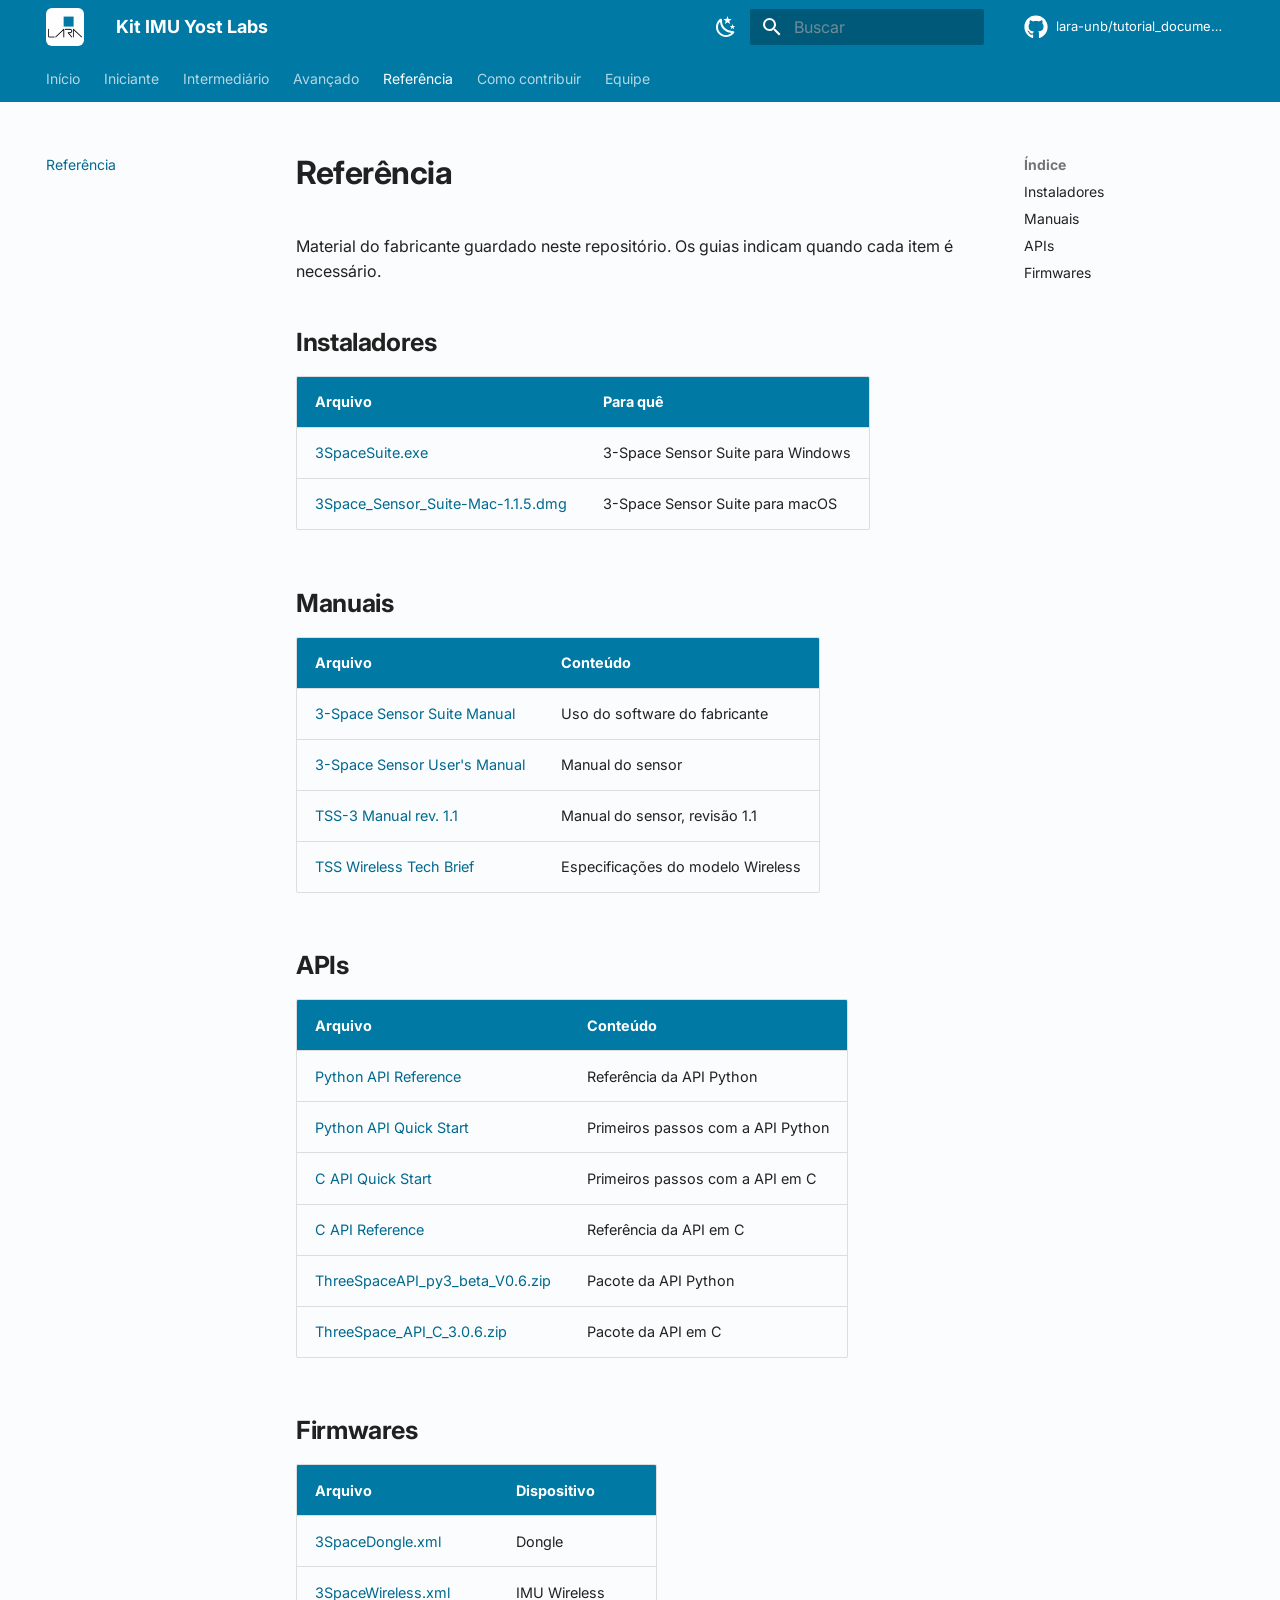
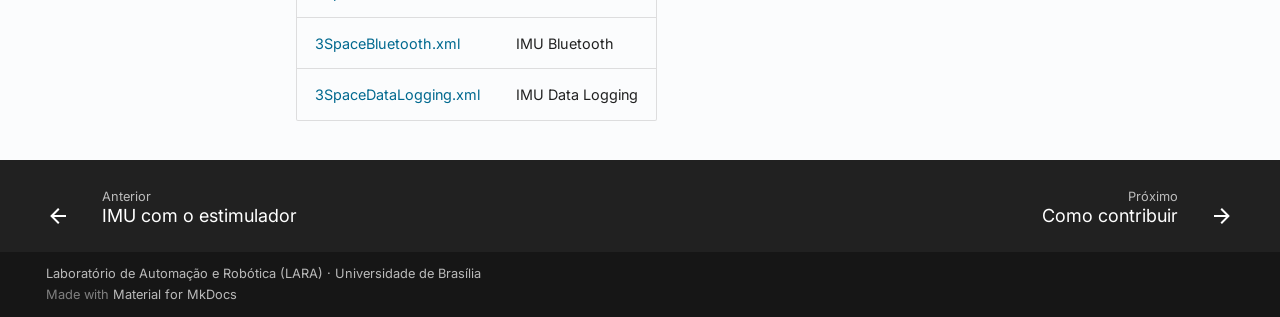
<file: referencia/index.html>
<!doctype html>
<html lang="pt" class="no-js">
  <head>
    
      <meta charset="utf-8">
      <meta name="viewport" content="width=device-width,initial-scale=1">
      
        <meta name="description" content="Documentação do kit de IMUs 3-Space (Yost Labs) do Laboratório de Automação e Robótica da Universidade de Brasília.">
      
      
        <meta name="author" content="Squad IMU · LARA/UnB">
      
      
        <link rel="canonical" href="https://lara-unb.github.io/tutorial_documentacao_imu/referencia/">
      
      
        <link rel="prev" href="../avancado/estimulador/">
      
      
        <link rel="next" href="../contribuir/">
      
      
        
      
      
      <link rel="icon" href="../assets/favicon.png">
      <meta name="generator" content="mkdocs-1.6.1, mkdocs-material-9.7.7">
    
    
      
        <title>Referência - Kit IMU Yost Labs</title>
      
    
    
      <link rel="stylesheet" href="../assets/stylesheets/main.ec1eaa64.min.css">
      
        
        <link rel="stylesheet" href="../assets/stylesheets/palette.ab4e12ef.min.css">
      
      


    
    
      
    
    
      
        
        
        <link rel="preconnect" href="https://fonts.gstatic.com" crossorigin>
        <link rel="stylesheet" href="https://fonts.googleapis.com/css?family=Inter:300,300i,400,400i,700,700i%7CJetBrains+Mono:400,400i,700,700i&display=fallback">
        <style>:root{--md-text-font:"Inter";--md-code-font:"JetBrains Mono"}</style>
      
    
    
      <link rel="stylesheet" href="../assets/extra.css">
    
    <script>__md_scope=new URL("..",location),__md_hash=e=>[...e].reduce(((e,_)=>(e<<5)-e+_.charCodeAt(0)),0),__md_get=(e,_=localStorage,t=__md_scope)=>JSON.parse(_.getItem(t.pathname+"."+e)),__md_set=(e,_,t=localStorage,a=__md_scope)=>{try{t.setItem(a.pathname+"."+e,JSON.stringify(_))}catch(e){}}</script>
    
      

    
    
  </head>
  
  
    
    
      
    
    
    
    
    <body dir="ltr" data-md-color-scheme="default" data-md-color-primary="custom" data-md-color-accent="custom">
  
    
    <input class="md-toggle" data-md-toggle="drawer" type="checkbox" id="__drawer" autocomplete="off">
    <input class="md-toggle" data-md-toggle="search" type="checkbox" id="__search" autocomplete="off">
    <label class="md-overlay" for="__drawer"></label>
    <div data-md-component="skip">
      
        
        <a href="#referencia" class="md-skip">
          Pular para conteúdo
        </a>
      
    </div>
    <div data-md-component="announce">
      
    </div>
    
    
      

<header class="md-header" data-md-component="header">
  <nav class="md-header__inner md-grid" aria-label="Cabeçalho">
    <a href=".." title="Kit IMU Yost Labs" class="md-header__button md-logo" aria-label="Kit IMU Yost Labs" data-md-component="logo">
      
  <img src="../assets/logo.png" alt="logo">

    </a>
    <label class="md-header__button md-icon" for="__drawer">
      
      <svg xmlns="http://www.w3.org/2000/svg" viewBox="0 0 24 24"><path d="M3 6h18v2H3zm0 5h18v2H3zm0 5h18v2H3z"/></svg>
    </label>
    <div class="md-header__title" data-md-component="header-title">
      <div class="md-header__ellipsis">
        <div class="md-header__topic">
          <span class="md-ellipsis">
            Kit IMU Yost Labs
          </span>
        </div>
        <div class="md-header__topic" data-md-component="header-topic">
          <span class="md-ellipsis">
            
              Referência
            
          </span>
        </div>
      </div>
    </div>
    
      
        <form class="md-header__option" data-md-component="palette">
  
    
    
    
    <input class="md-option" data-md-color-media="(prefers-color-scheme: light)" data-md-color-scheme="default" data-md-color-primary="custom" data-md-color-accent="custom"  aria-label="Mudar para o tema escuro"  type="radio" name="__palette" id="__palette_0">
    
      <label class="md-header__button md-icon" title="Mudar para o tema escuro" for="__palette_1" hidden>
        <svg xmlns="http://www.w3.org/2000/svg" viewBox="0 0 24 24"><path d="m17.75 4.09-2.53 1.94.91 3.06-2.63-1.81-2.63 1.81.91-3.06-2.53-1.94L12.44 4l1.06-3 1.06 3zm3.5 6.91-1.64 1.25.59 1.98-1.7-1.17-1.7 1.17.59-1.98L15.75 11l2.06-.05L18.5 9l.69 1.95zm-2.28 4.95c.83-.08 1.72 1.1 1.19 1.85-.32.45-.66.87-1.08 1.27C15.17 23 8.84 23 4.94 19.07c-3.91-3.9-3.91-10.24 0-14.14.4-.4.82-.76 1.27-1.08.75-.53 1.93.36 1.85 1.19-.27 2.86.69 5.83 2.89 8.02a9.96 9.96 0 0 0 8.02 2.89m-1.64 2.02a12.08 12.08 0 0 1-7.8-3.47c-2.17-2.19-3.33-5-3.49-7.82-2.81 3.14-2.7 7.96.31 10.98 3.02 3.01 7.84 3.12 10.98.31"/></svg>
      </label>
    
  
    
    
    
    <input class="md-option" data-md-color-media="(prefers-color-scheme: dark)" data-md-color-scheme="slate" data-md-color-primary="custom" data-md-color-accent="custom"  aria-label="Mudar para o tema claro"  type="radio" name="__palette" id="__palette_1">
    
      <label class="md-header__button md-icon" title="Mudar para o tema claro" for="__palette_0" hidden>
        <svg xmlns="http://www.w3.org/2000/svg" viewBox="0 0 24 24"><path d="M12 7a5 5 0 0 1 5 5 5 5 0 0 1-5 5 5 5 0 0 1-5-5 5 5 0 0 1 5-5m0 2a3 3 0 0 0-3 3 3 3 0 0 0 3 3 3 3 0 0 0 3-3 3 3 0 0 0-3-3m0-7 2.39 3.42C13.65 5.15 12.84 5 12 5s-1.65.15-2.39.42zM3.34 7l4.16-.35A7.2 7.2 0 0 0 5.94 8.5c-.44.74-.69 1.5-.83 2.29zm.02 10 1.76-3.77a7.131 7.131 0 0 0 2.38 4.14zM20.65 7l-1.77 3.79a7.02 7.02 0 0 0-2.38-4.15zm-.01 10-4.14.36c.59-.51 1.12-1.14 1.54-1.86.42-.73.69-1.5.83-2.29zM12 22l-2.41-3.44c.74.27 1.55.44 2.41.44.82 0 1.63-.17 2.37-.44z"/></svg>
      </label>
    
  
</form>
      
    
    
      <script>var palette=__md_get("__palette");if(palette&&palette.color){if("(prefers-color-scheme)"===palette.color.media){var media=matchMedia("(prefers-color-scheme: light)"),input=document.querySelector(media.matches?"[data-md-color-media='(prefers-color-scheme: light)']":"[data-md-color-media='(prefers-color-scheme: dark)']");palette.color.media=input.getAttribute("data-md-color-media"),palette.color.scheme=input.getAttribute("data-md-color-scheme"),palette.color.primary=input.getAttribute("data-md-color-primary"),palette.color.accent=input.getAttribute("data-md-color-accent")}for(var[key,value]of Object.entries(palette.color))document.body.setAttribute("data-md-color-"+key,value)}</script>
    
    
    
      
      
        <label class="md-header__button md-icon" for="__search">
          
          <svg xmlns="http://www.w3.org/2000/svg" viewBox="0 0 24 24"><path d="M9.5 3A6.5 6.5 0 0 1 16 9.5c0 1.61-.59 3.09-1.56 4.23l.27.27h.79l5 5-1.5 1.5-5-5v-.79l-.27-.27A6.52 6.52 0 0 1 9.5 16 6.5 6.5 0 0 1 3 9.5 6.5 6.5 0 0 1 9.5 3m0 2C7 5 5 7 5 9.5S7 14 9.5 14 14 12 14 9.5 12 5 9.5 5"/></svg>
        </label>
        <div class="md-search" data-md-component="search" role="dialog">
  <label class="md-search__overlay" for="__search"></label>
  <div class="md-search__inner" role="search">
    <form class="md-search__form" name="search">
      <input type="text" class="md-search__input" name="query" aria-label="Buscar" placeholder="Buscar" autocapitalize="off" autocorrect="off" autocomplete="off" spellcheck="false" data-md-component="search-query" required>
      <label class="md-search__icon md-icon" for="__search">
        
        <svg xmlns="http://www.w3.org/2000/svg" viewBox="0 0 24 24"><path d="M9.5 3A6.5 6.5 0 0 1 16 9.5c0 1.61-.59 3.09-1.56 4.23l.27.27h.79l5 5-1.5 1.5-5-5v-.79l-.27-.27A6.52 6.52 0 0 1 9.5 16 6.5 6.5 0 0 1 3 9.5 6.5 6.5 0 0 1 9.5 3m0 2C7 5 5 7 5 9.5S7 14 9.5 14 14 12 14 9.5 12 5 9.5 5"/></svg>
        
        <svg xmlns="http://www.w3.org/2000/svg" viewBox="0 0 24 24"><path d="M20 11v2H8l5.5 5.5-1.42 1.42L4.16 12l7.92-7.92L13.5 5.5 8 11z"/></svg>
      </label>
      <nav class="md-search__options" aria-label="Pesquisar">
        
        <button type="reset" class="md-search__icon md-icon" title="Limpar" aria-label="Limpar" tabindex="-1">
          
          <svg xmlns="http://www.w3.org/2000/svg" viewBox="0 0 24 24"><path d="M19 6.41 17.59 5 12 10.59 6.41 5 5 6.41 10.59 12 5 17.59 6.41 19 12 13.41 17.59 19 19 17.59 13.41 12z"/></svg>
        </button>
      </nav>
      
        <div class="md-search__suggest" data-md-component="search-suggest"></div>
      
    </form>
    <div class="md-search__output">
      <div class="md-search__scrollwrap" tabindex="0" data-md-scrollfix>
        <div class="md-search-result" data-md-component="search-result">
          <div class="md-search-result__meta">
            Inicializando busca
          </div>
          <ol class="md-search-result__list" role="presentation"></ol>
        </div>
      </div>
    </div>
  </div>
</div>
      
    
    
      <div class="md-header__source">
        <a href="https://github.com/lara-unb/tutorial_documentacao_imu" title="Ir para repositório" class="md-source" data-md-component="source">
  <div class="md-source__icon md-icon">
    
    <svg xmlns="http://www.w3.org/2000/svg" viewBox="0 0 512 512"><!--! Font Awesome Free 7.1.0 by @fontawesome - https://fontawesome.com License - https://fontawesome.com/license/free (Icons: CC BY 4.0, Fonts: SIL OFL 1.1, Code: MIT License) Copyright 2025 Fonticons, Inc.--><path d="M173.9 397.4c0 2-2.3 3.6-5.2 3.6-3.3.3-5.6-1.3-5.6-3.6 0-2 2.3-3.6 5.2-3.6 3-.3 5.6 1.3 5.6 3.6m-31.1-4.5c-.7 2 1.3 4.3 4.3 4.9 2.6 1 5.6 0 6.2-2s-1.3-4.3-4.3-5.2c-2.6-.7-5.5.3-6.2 2.3m44.2-1.7c-2.9.7-4.9 2.6-4.6 4.9.3 2 2.9 3.3 5.9 2.6 2.9-.7 4.9-2.6 4.6-4.6-.3-1.9-3-3.2-5.9-2.9M252.8 8C114.1 8 8 113.3 8 252c0 110.9 69.8 205.8 169.5 239.2 12.8 2.3 17.3-5.6 17.3-12.1 0-6.2-.3-40.4-.3-61.4 0 0-70 15-84.7-29.8 0 0-11.4-29.1-27.8-36.6 0 0-22.9-15.7 1.6-15.4 0 0 24.9 2 38.6 25.8 21.9 38.6 58.6 27.5 72.9 20.9 2.3-16 8.8-27.1 16-33.7-55.9-6.2-112.3-14.3-112.3-110.5 0-27.5 7.6-41.3 23.6-58.9-2.6-6.5-11.1-33.3 2.6-67.9 20.9-6.5 69 27 69 27 20-5.6 41.5-8.5 62.8-8.5s42.8 2.9 62.8 8.5c0 0 48.1-33.6 69-27 13.7 34.7 5.2 61.4 2.6 67.9 16 17.7 25.8 31.5 25.8 58.9 0 96.5-58.9 104.2-114.8 110.5 9.2 7.9 17 22.9 17 46.4 0 33.7-.3 75.4-.3 83.6 0 6.5 4.6 14.4 17.3 12.1C436.2 457.8 504 362.9 504 252 504 113.3 391.5 8 252.8 8M105.2 352.9c-1.3 1-1 3.3.7 5.2 1.6 1.6 3.9 2.3 5.2 1 1.3-1 1-3.3-.7-5.2-1.6-1.6-3.9-2.3-5.2-1m-10.8-8.1c-.7 1.3.3 2.9 2.3 3.9 1.6 1 3.6.7 4.3-.7.7-1.3-.3-2.9-2.3-3.9-2-.6-3.6-.3-4.3.7m32.4 35.6c-1.6 1.3-1 4.3 1.3 6.2 2.3 2.3 5.2 2.6 6.5 1 1.3-1.3.7-4.3-1.3-6.2-2.2-2.3-5.2-2.6-6.5-1m-11.4-14.7c-1.6 1-1.6 3.6 0 5.9s4.3 3.3 5.6 2.3c1.6-1.3 1.6-3.9 0-6.2-1.4-2.3-4-3.3-5.6-2"/></svg>
  </div>
  <div class="md-source__repository">
    lara-unb/tutorial_documentacao_imu
  </div>
</a>
      </div>
    
  </nav>
  
</header>
    
    <div class="md-container" data-md-component="container">
      
      
        
          
            
<nav class="md-tabs" aria-label="Abas" data-md-component="tabs">
  <div class="md-grid">
    <ul class="md-tabs__list">
      
        
  
  
  
  
    <li class="md-tabs__item">
      <a href=".." class="md-tabs__link">
        
  
  
    
  
  Início

      </a>
    </li>
  

      
        
  
  
  
  
    
    
      <li class="md-tabs__item">
        <a href="../iniciante/" class="md-tabs__link">
          
  
  
    
  
  Iniciante

        </a>
      </li>
    
  

      
        
  
  
  
  
    
    
      <li class="md-tabs__item">
        <a href="../intermediario/" class="md-tabs__link">
          
  
  
    
  
  Intermediário

        </a>
      </li>
    
  

      
        
  
  
  
  
    
    
      <li class="md-tabs__item">
        <a href="../avancado/" class="md-tabs__link">
          
  
  
    
  
  Avançado

        </a>
      </li>
    
  

      
        
  
  
  
    
  
  
    <li class="md-tabs__item md-tabs__item--active">
      <a href="./" class="md-tabs__link">
        
  
  
    
  
  Referência

      </a>
    </li>
  

      
        
  
  
  
  
    <li class="md-tabs__item">
      <a href="../contribuir/" class="md-tabs__link">
        
  
  
    
  
  Como contribuir

      </a>
    </li>
  

      
        
  
  
  
  
    <li class="md-tabs__item">
      <a href="../equipe/" class="md-tabs__link">
        
  
  
    
  
  Equipe

      </a>
    </li>
  

      
    </ul>
  </div>
</nav>
          
        
      
      <main class="md-main" data-md-component="main">
        <div class="md-main__inner md-grid">
          
            
              
              <div class="md-sidebar md-sidebar--primary" data-md-component="sidebar" data-md-type="navigation" >
                <div class="md-sidebar__scrollwrap">
                  <div class="md-sidebar__inner">
                    


  


<nav class="md-nav md-nav--primary md-nav--lifted" aria-label="Navegação" data-md-level="0">
  <label class="md-nav__title" for="__drawer">
    <a href=".." title="Kit IMU Yost Labs" class="md-nav__button md-logo" aria-label="Kit IMU Yost Labs" data-md-component="logo">
      
  <img src="../assets/logo.png" alt="logo">

    </a>
    Kit IMU Yost Labs
  </label>
  
    <div class="md-nav__source">
      <a href="https://github.com/lara-unb/tutorial_documentacao_imu" title="Ir para repositório" class="md-source" data-md-component="source">
  <div class="md-source__icon md-icon">
    
    <svg xmlns="http://www.w3.org/2000/svg" viewBox="0 0 512 512"><!--! Font Awesome Free 7.1.0 by @fontawesome - https://fontawesome.com License - https://fontawesome.com/license/free (Icons: CC BY 4.0, Fonts: SIL OFL 1.1, Code: MIT License) Copyright 2025 Fonticons, Inc.--><path d="M173.9 397.4c0 2-2.3 3.6-5.2 3.6-3.3.3-5.6-1.3-5.6-3.6 0-2 2.3-3.6 5.2-3.6 3-.3 5.6 1.3 5.6 3.6m-31.1-4.5c-.7 2 1.3 4.3 4.3 4.9 2.6 1 5.6 0 6.2-2s-1.3-4.3-4.3-5.2c-2.6-.7-5.5.3-6.2 2.3m44.2-1.7c-2.9.7-4.9 2.6-4.6 4.9.3 2 2.9 3.3 5.9 2.6 2.9-.7 4.9-2.6 4.6-4.6-.3-1.9-3-3.2-5.9-2.9M252.8 8C114.1 8 8 113.3 8 252c0 110.9 69.8 205.8 169.5 239.2 12.8 2.3 17.3-5.6 17.3-12.1 0-6.2-.3-40.4-.3-61.4 0 0-70 15-84.7-29.8 0 0-11.4-29.1-27.8-36.6 0 0-22.9-15.7 1.6-15.4 0 0 24.9 2 38.6 25.8 21.9 38.6 58.6 27.5 72.9 20.9 2.3-16 8.8-27.1 16-33.7-55.9-6.2-112.3-14.3-112.3-110.5 0-27.5 7.6-41.3 23.6-58.9-2.6-6.5-11.1-33.3 2.6-67.9 20.9-6.5 69 27 69 27 20-5.6 41.5-8.5 62.8-8.5s42.8 2.9 62.8 8.5c0 0 48.1-33.6 69-27 13.7 34.7 5.2 61.4 2.6 67.9 16 17.7 25.8 31.5 25.8 58.9 0 96.5-58.9 104.2-114.8 110.5 9.2 7.9 17 22.9 17 46.4 0 33.7-.3 75.4-.3 83.6 0 6.5 4.6 14.4 17.3 12.1C436.2 457.8 504 362.9 504 252 504 113.3 391.5 8 252.8 8M105.2 352.9c-1.3 1-1 3.3.7 5.2 1.6 1.6 3.9 2.3 5.2 1 1.3-1 1-3.3-.7-5.2-1.6-1.6-3.9-2.3-5.2-1m-10.8-8.1c-.7 1.3.3 2.9 2.3 3.9 1.6 1 3.6.7 4.3-.7.7-1.3-.3-2.9-2.3-3.9-2-.6-3.6-.3-4.3.7m32.4 35.6c-1.6 1.3-1 4.3 1.3 6.2 2.3 2.3 5.2 2.6 6.5 1 1.3-1.3.7-4.3-1.3-6.2-2.2-2.3-5.2-2.6-6.5-1m-11.4-14.7c-1.6 1-1.6 3.6 0 5.9s4.3 3.3 5.6 2.3c1.6-1.3 1.6-3.9 0-6.2-1.4-2.3-4-3.3-5.6-2"/></svg>
  </div>
  <div class="md-source__repository">
    lara-unb/tutorial_documentacao_imu
  </div>
</a>
    </div>
  
  <ul class="md-nav__list" data-md-scrollfix>
    
      
      
  
  
  
  
    <li class="md-nav__item">
      <a href=".." class="md-nav__link">
        
  
  
  <span class="md-ellipsis">
    
  
    Início
  

    
  </span>
  
  

      </a>
    </li>
  

    
      
      
  
  
  
  
    
    
      
        
          
        
      
        
      
    
    
    
      
      
        
      
    
    
    <li class="md-nav__item md-nav__item--nested">
      
        
        
        <input class="md-nav__toggle md-toggle " type="checkbox" id="__nav_2" >
        
          
          <div class="md-nav__link md-nav__container">
            <a href="../iniciante/" class="md-nav__link ">
              
  
  
  <span class="md-ellipsis">
    
  
    Iniciante
  

    
  </span>
  
  

            </a>
            
              
              <label class="md-nav__link " for="__nav_2" id="__nav_2_label" tabindex="0">
                <span class="md-nav__icon md-icon"></span>
              </label>
            
          </div>
        
        <nav class="md-nav" data-md-level="1" aria-labelledby="__nav_2_label" aria-expanded="false">
          <label class="md-nav__title" for="__nav_2">
            <span class="md-nav__icon md-icon"></span>
            
  
    Iniciante
  

          </label>
          <ul class="md-nav__list" data-md-scrollfix>
            
              
            
              
                
  
  
  
  
    <li class="md-nav__item">
      <a href="../tutoriais/primeira_coleta/primeira_coleta_tutorial/" class="md-nav__link">
        
  
  
  <span class="md-ellipsis">
    
  
    Primeira coleta
  

    
  </span>
  
  

      </a>
    </li>
  

              
            
          </ul>
        </nav>
      
    </li>
  

    
      
      
  
  
  
  
    
    
      
        
          
        
      
        
      
        
      
        
      
    
    
    
      
      
        
      
    
    
    <li class="md-nav__item md-nav__item--nested">
      
        
        
        <input class="md-nav__toggle md-toggle " type="checkbox" id="__nav_3" >
        
          
          <div class="md-nav__link md-nav__container">
            <a href="../intermediario/" class="md-nav__link ">
              
  
  
  <span class="md-ellipsis">
    
  
    Intermediário
  

    
  </span>
  
  

            </a>
            
              
              <label class="md-nav__link " for="__nav_3" id="__nav_3_label" tabindex="0">
                <span class="md-nav__icon md-icon"></span>
              </label>
            
          </div>
        
        <nav class="md-nav" data-md-level="1" aria-labelledby="__nav_3_label" aria-expanded="false">
          <label class="md-nav__title" for="__nav_3">
            <span class="md-nav__icon md-icon"></span>
            
  
    Intermediário
  

          </label>
          <ul class="md-nav__list" data-md-scrollfix>
            
              
            
              
                
  
  
  
  
    <li class="md-nav__item">
      <a href="../intermediario/instalacao/" class="md-nav__link">
        
  
  
  <span class="md-ellipsis">
    
  
    Instalação da API e da biblioteca
  

    
  </span>
  
  

      </a>
    </li>
  

              
            
              
                
  
  
  
  
    <li class="md-nav__item">
      <a href="../intermediario/uma-imu/" class="md-nav__link">
        
  
  
  <span class="md-ellipsis">
    
  
    Leitura de uma IMU
  

    
  </span>
  
  

      </a>
    </li>
  

              
            
              
                
  
  
  
  
    <li class="md-nav__item">
      <a href="../intermediario/duas-imus/" class="md-nav__link">
        
  
  
  <span class="md-ellipsis">
    
  
    Leitura de duas IMUs
  

    
  </span>
  
  

      </a>
    </li>
  

              
            
          </ul>
        </nav>
      
    </li>
  

    
      
      
  
  
  
  
    
    
      
        
          
        
      
        
      
        
      
        
      
    
    
    
      
      
        
      
    
    
    <li class="md-nav__item md-nav__item--nested">
      
        
        
        <input class="md-nav__toggle md-toggle " type="checkbox" id="__nav_4" >
        
          
          <div class="md-nav__link md-nav__container">
            <a href="../avancado/" class="md-nav__link ">
              
  
  
  <span class="md-ellipsis">
    
  
    Avançado
  

    
  </span>
  
  

            </a>
            
              
              <label class="md-nav__link " for="__nav_4" id="__nav_4_label" tabindex="0">
                <span class="md-nav__icon md-icon"></span>
              </label>
            
          </div>
        
        <nav class="md-nav" data-md-level="1" aria-labelledby="__nav_4_label" aria-expanded="false">
          <label class="md-nav__title" for="__nav_4">
            <span class="md-nav__icon md-icon"></span>
            
  
    Avançado
  

          </label>
          <ul class="md-nav__list" data-md-scrollfix>
            
              
            
              
                
  
  
  
  
    <li class="md-nav__item">
      <a href="../avancado/opensense/" class="md-nav__link">
        
  
  
  <span class="md-ellipsis">
    
  
    Várias IMUs com OpenSense
  

    
  </span>
  
  

      </a>
    </li>
  

              
            
              
                
  
  
  
  
    <li class="md-nav__item">
      <a href="../avancado/ros/" class="md-nav__link">
        
  
  
  <span class="md-ellipsis">
    
  
    IMU no ROS
  

    
  </span>
  
  

      </a>
    </li>
  

              
            
              
                
  
  
  
  
    <li class="md-nav__item">
      <a href="../avancado/estimulador/" class="md-nav__link">
        
  
  
  <span class="md-ellipsis">
    
  
    IMU com o estimulador
  

    
  </span>
  
  

      </a>
    </li>
  

              
            
          </ul>
        </nav>
      
    </li>
  

    
      
      
  
  
    
  
  
  
    <li class="md-nav__item md-nav__item--active">
      
      <input class="md-nav__toggle md-toggle" type="checkbox" id="__toc">
      
      
        
      
      
        <label class="md-nav__link md-nav__link--active" for="__toc">
          
  
  
  <span class="md-ellipsis">
    
  
    Referência
  

    
  </span>
  
  

          <span class="md-nav__icon md-icon"></span>
        </label>
      
      <a href="./" class="md-nav__link md-nav__link--active">
        
  
  
  <span class="md-ellipsis">
    
  
    Referência
  

    
  </span>
  
  

      </a>
      
        

<nav class="md-nav md-nav--secondary" aria-label="Índice">
  
  
  
    
  
  
    <label class="md-nav__title" for="__toc">
      <span class="md-nav__icon md-icon"></span>
      Índice
    </label>
    <ul class="md-nav__list" data-md-component="toc" data-md-scrollfix>
      
        <li class="md-nav__item">
  <a href="#instaladores" class="md-nav__link">
    <span class="md-ellipsis">
      
        Instaladores
      
    </span>
  </a>
  
</li>
      
        <li class="md-nav__item">
  <a href="#manuais" class="md-nav__link">
    <span class="md-ellipsis">
      
        Manuais
      
    </span>
  </a>
  
</li>
      
        <li class="md-nav__item">
  <a href="#apis" class="md-nav__link">
    <span class="md-ellipsis">
      
        APIs
      
    </span>
  </a>
  
</li>
      
        <li class="md-nav__item">
  <a href="#firmwares" class="md-nav__link">
    <span class="md-ellipsis">
      
        Firmwares
      
    </span>
  </a>
  
</li>
      
    </ul>
  
</nav>
      
    </li>
  

    
      
      
  
  
  
  
    <li class="md-nav__item">
      <a href="../contribuir/" class="md-nav__link">
        
  
  
  <span class="md-ellipsis">
    
  
    Como contribuir
  

    
  </span>
  
  

      </a>
    </li>
  

    
      
      
  
  
  
  
    <li class="md-nav__item">
      <a href="../equipe/" class="md-nav__link">
        
  
  
  <span class="md-ellipsis">
    
  
    Equipe
  

    
  </span>
  
  

      </a>
    </li>
  

    
  </ul>
</nav>
                  </div>
                </div>
              </div>
            
            
              
              <div class="md-sidebar md-sidebar--secondary" data-md-component="sidebar" data-md-type="toc" >
                <div class="md-sidebar__scrollwrap">
                  <div class="md-sidebar__inner">
                    

<nav class="md-nav md-nav--secondary" aria-label="Índice">
  
  
  
    
  
  
    <label class="md-nav__title" for="__toc">
      <span class="md-nav__icon md-icon"></span>
      Índice
    </label>
    <ul class="md-nav__list" data-md-component="toc" data-md-scrollfix>
      
        <li class="md-nav__item">
  <a href="#instaladores" class="md-nav__link">
    <span class="md-ellipsis">
      
        Instaladores
      
    </span>
  </a>
  
</li>
      
        <li class="md-nav__item">
  <a href="#manuais" class="md-nav__link">
    <span class="md-ellipsis">
      
        Manuais
      
    </span>
  </a>
  
</li>
      
        <li class="md-nav__item">
  <a href="#apis" class="md-nav__link">
    <span class="md-ellipsis">
      
        APIs
      
    </span>
  </a>
  
</li>
      
        <li class="md-nav__item">
  <a href="#firmwares" class="md-nav__link">
    <span class="md-ellipsis">
      
        Firmwares
      
    </span>
  </a>
  
</li>
      
    </ul>
  
</nav>
                  </div>
                </div>
              </div>
            
          
          
            <div class="md-content" data-md-component="content">
              
              <article class="md-content__inner md-typeset">
                
                  



<h1 id="referencia">Referência<a class="headerlink" href="#referencia" title="Permanent link">&para;</a></h1>
<p>Material do fabricante guardado neste repositório. Os guias indicam quando cada item é necessário.</p>
<h2 id="instaladores">Instaladores<a class="headerlink" href="#instaladores" title="Permanent link">&para;</a></h2>
<table>
<thead>
<tr>
<th>Arquivo</th>
<th>Para quê</th>
</tr>
</thead>
<tbody>
<tr>
<td><a href="https://github.com/lara-unb/tutorial_documentacao_imu/blob/main/executaveis/3SpaceSuite.exe?raw=true">3SpaceSuite.exe</a></td>
<td>3-Space Sensor Suite para Windows</td>
</tr>
<tr>
<td><a href="https://github.com/lara-unb/tutorial_documentacao_imu/blob/main/executaveis/3Space_Sensor_Suite-Mac-1.1.5.dmg?raw=true">3Space_Sensor_Suite-Mac-1.1.5.dmg</a></td>
<td>3-Space Sensor Suite para macOS</td>
</tr>
</tbody>
</table>
<h2 id="manuais">Manuais<a class="headerlink" href="#manuais" title="Permanent link">&para;</a></h2>
<table>
<thead>
<tr>
<th>Arquivo</th>
<th>Conteúdo</th>
</tr>
</thead>
<tbody>
<tr>
<td><a href="https://github.com/lara-unb/tutorial_documentacao_imu/blob/main/documentacao/manuais/3-Space-Sensor-Suite-Manual.pdf">3-Space Sensor Suite Manual</a></td>
<td>Uso do software do fabricante</td>
</tr>
<tr>
<td><a href="https://github.com/lara-unb/tutorial_documentacao_imu/blob/main/documentacao/manuais/3-Space-Sensor-Users-Manual-3.pdf">3-Space Sensor User's Manual</a></td>
<td>Manual do sensor</td>
</tr>
<tr>
<td><a href="https://github.com/lara-unb/tutorial_documentacao_imu/blob/main/documentacao/tss-3_manual_rev1.1.pdf">TSS-3 Manual rev. 1.1</a></td>
<td>Manual do sensor, revisão 1.1</td>
</tr>
<tr>
<td><a href="https://github.com/lara-unb/tutorial_documentacao_imu/blob/main/documentacao/TSS_Wireless_Tech_Brief_v2.2.1.pdf">TSS Wireless Tech Brief</a></td>
<td>Especificações do modelo Wireless</td>
</tr>
</tbody>
</table>
<h2 id="apis">APIs<a class="headerlink" href="#apis" title="Permanent link">&para;</a></h2>
<table>
<thead>
<tr>
<th>Arquivo</th>
<th>Conteúdo</th>
</tr>
</thead>
<tbody>
<tr>
<td><a href="https://github.com/lara-unb/tutorial_documentacao_imu/blob/main/documentacao/apis/YL_3-Space_Python_API_Reference.pdf">Python API Reference</a></td>
<td>Referência da API Python</td>
</tr>
<tr>
<td><a href="https://github.com/lara-unb/tutorial_documentacao_imu/blob/main/documentacao/apis/PythonAPIQuickStart.pdf">Python API Quick Start</a></td>
<td>Primeiros passos com a API Python</td>
</tr>
<tr>
<td><a href="https://github.com/lara-unb/tutorial_documentacao_imu/blob/main/documentacao/apis/YEI_3-Space_C_API_Quick_Start_1.1.0_13JUL2012.pdf">C API Quick Start</a></td>
<td>Primeiros passos com a API em C</td>
</tr>
<tr>
<td><a href="https://github.com/lara-unb/tutorial_documentacao_imu/blob/main/documentacao/apis/YEI_3-Space_C_API_Reference_1.1.3_13Jun2012.pdf">C API Reference</a></td>
<td>Referência da API em C</td>
</tr>
<tr>
<td><a href="https://github.com/lara-unb/tutorial_documentacao_imu/blob/main/executaveis/apis/ThreeSpaceAPI_py3_beta_V0.6.zip?raw=true">ThreeSpaceAPI_py3_beta_V0.6.zip</a></td>
<td>Pacote da API Python</td>
</tr>
<tr>
<td><a href="https://github.com/lara-unb/tutorial_documentacao_imu/blob/main/executaveis/apis/ThreeSpace_API_C_3.0.6.zip?raw=true">ThreeSpace_API_C_3.0.6.zip</a></td>
<td>Pacote da API em C</td>
</tr>
</tbody>
</table>
<h2 id="firmwares">Firmwares<a class="headerlink" href="#firmwares" title="Permanent link">&para;</a></h2>
<table>
<thead>
<tr>
<th>Arquivo</th>
<th>Dispositivo</th>
</tr>
</thead>
<tbody>
<tr>
<td><a href="https://github.com/lara-unb/tutorial_documentacao_imu/blob/main/executaveis/firmwares/3SpaceDongle.xml">3SpaceDongle.xml</a></td>
<td>Dongle</td>
</tr>
<tr>
<td><a href="https://github.com/lara-unb/tutorial_documentacao_imu/blob/main/executaveis/firmwares/3SpaceWireless.xml">3SpaceWireless.xml</a></td>
<td>IMU Wireless</td>
</tr>
<tr>
<td><a href="https://github.com/lara-unb/tutorial_documentacao_imu/blob/main/executaveis/firmwares/3SpaceBluetooth.xml">3SpaceBluetooth.xml</a></td>
<td>IMU Bluetooth</td>
</tr>
<tr>
<td><a href="https://github.com/lara-unb/tutorial_documentacao_imu/blob/main/executaveis/firmwares/3SpaceDataLogging.xml">3SpaceDataLogging.xml</a></td>
<td>IMU Data Logging</td>
</tr>
</tbody>
</table>












                
              </article>
            </div>
          
          
<script>var target=document.getElementById(location.hash.slice(1));target&&target.name&&(target.checked=target.name.startsWith("__tabbed_"))</script>
        </div>
        
          <button type="button" class="md-top md-icon" data-md-component="top" hidden>
  
  <svg xmlns="http://www.w3.org/2000/svg" viewBox="0 0 24 24"><path d="M13 20h-2V8l-5.5 5.5-1.42-1.42L12 4.16l7.92 7.92-1.42 1.42L13 8z"/></svg>
  Voltar para o topo
</button>
        
      </main>
      
        <footer class="md-footer">
  
    
      
      <nav class="md-footer__inner md-grid" aria-label="Rodapé" >
        
          
          <a href="../avancado/estimulador/" class="md-footer__link md-footer__link--prev" aria-label="Anterior: IMU com o estimulador">
            <div class="md-footer__button md-icon">
              
              <svg xmlns="http://www.w3.org/2000/svg" viewBox="0 0 24 24"><path d="M20 11v2H8l5.5 5.5-1.42 1.42L4.16 12l7.92-7.92L13.5 5.5 8 11z"/></svg>
            </div>
            <div class="md-footer__title">
              <span class="md-footer__direction">
                Anterior
              </span>
              <div class="md-ellipsis">
                IMU com o estimulador
              </div>
            </div>
          </a>
        
        
          
          <a href="../contribuir/" class="md-footer__link md-footer__link--next" aria-label="Próximo: Como contribuir">
            <div class="md-footer__title">
              <span class="md-footer__direction">
                Próximo
              </span>
              <div class="md-ellipsis">
                Como contribuir
              </div>
            </div>
            <div class="md-footer__button md-icon">
              
              <svg xmlns="http://www.w3.org/2000/svg" viewBox="0 0 24 24"><path d="M4 11v2h12l-5.5 5.5 1.42 1.42L19.84 12l-7.92-7.92L10.5 5.5 16 11z"/></svg>
            </div>
          </a>
        
      </nav>
    
  
  <div class="md-footer-meta md-typeset">
    <div class="md-footer-meta__inner md-grid">
      <div class="md-copyright">
  
    <div class="md-copyright__highlight">
      Laboratório de Automação e Robótica (LARA) · Universidade de Brasília
    </div>
  
  
    Made with
    <a href="https://squidfunk.github.io/mkdocs-material/" target="_blank" rel="noopener">
      Material for MkDocs
    </a>
  
</div>
      
    </div>
  </div>
</footer>
      
    </div>
    <div class="md-dialog" data-md-component="dialog">
      <div class="md-dialog__inner md-typeset"></div>
    </div>
    
    
    
      
      
      <script id="__config" type="application/json">{"annotate": null, "base": "..", "features": ["navigation.tabs", "navigation.sections", "navigation.top", "navigation.indexes", "navigation.footer", "toc.follow", "search.suggest", "search.highlight", "content.code.copy"], "search": "../assets/javascripts/workers/search.2c215733.min.js", "tags": null, "translations": {"clipboard.copied": "Copiado para \u00e1rea de transfer\u00eancia", "clipboard.copy": "Copiar para \u00e1rea de transfer\u00eancia", "search.result.more.one": "mais 1 nesta p\u00e1gina", "search.result.more.other": "# mais nesta p\u00e1gina", "search.result.none": "Nenhum documento encontrado", "search.result.one": "1 documento encontrado", "search.result.other": "# documentos encontrados", "search.result.placeholder": "Digite para iniciar a busca", "search.result.term.missing": "Ausente", "select.version": "Selecione a vers\u00e3o"}, "version": null}</script>
    
    
      <script src="../assets/javascripts/bundle.d7400e89.min.js"></script>
      
    
  </body>
</html>
</file>
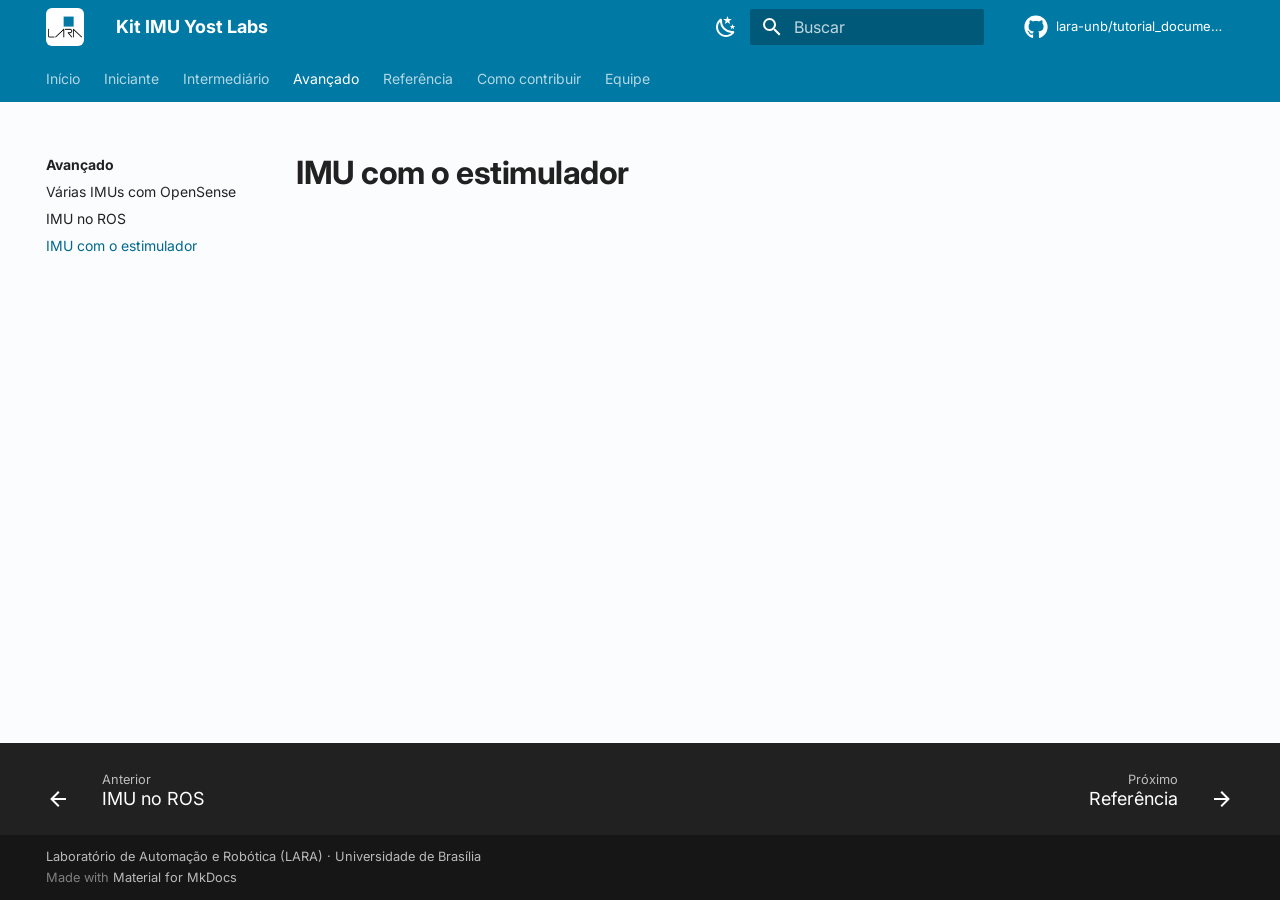
<file: avancado/estimulador/index.html>
<!doctype html>
<html lang="pt" class="no-js">
  <head>
    
      <meta charset="utf-8">
      <meta name="viewport" content="width=device-width,initial-scale=1">
      
        <meta name="description" content="Documentação do kit de IMUs 3-Space (Yost Labs) do Laboratório de Automação e Robótica da Universidade de Brasília.">
      
      
        <meta name="author" content="Squad IMU · LARA/UnB">
      
      
        <link rel="canonical" href="https://lara-unb.github.io/tutorial_documentacao_imu/avancado/estimulador/">
      
      
        <link rel="prev" href="../ros/">
      
      
        <link rel="next" href="../../referencia/">
      
      
        
      
      
      <link rel="icon" href="../../assets/favicon.png">
      <meta name="generator" content="mkdocs-1.6.1, mkdocs-material-9.7.7">
    
    
      
        <title>IMU com o estimulador - Kit IMU Yost Labs</title>
      
    
    
      <link rel="stylesheet" href="../../assets/stylesheets/main.ec1eaa64.min.css">
      
        
        <link rel="stylesheet" href="../../assets/stylesheets/palette.ab4e12ef.min.css">
      
      


    
    
      
    
    
      
        
        
        <link rel="preconnect" href="https://fonts.gstatic.com" crossorigin>
        <link rel="stylesheet" href="https://fonts.googleapis.com/css?family=Inter:300,300i,400,400i,700,700i%7CJetBrains+Mono:400,400i,700,700i&display=fallback">
        <style>:root{--md-text-font:"Inter";--md-code-font:"JetBrains Mono"}</style>
      
    
    
      <link rel="stylesheet" href="../../assets/extra.css">
    
    <script>__md_scope=new URL("../..",location),__md_hash=e=>[...e].reduce(((e,_)=>(e<<5)-e+_.charCodeAt(0)),0),__md_get=(e,_=localStorage,t=__md_scope)=>JSON.parse(_.getItem(t.pathname+"."+e)),__md_set=(e,_,t=localStorage,a=__md_scope)=>{try{t.setItem(a.pathname+"."+e,JSON.stringify(_))}catch(e){}}</script>
    
      

    
    
  </head>
  
  
    
    
      
    
    
    
    
    <body dir="ltr" data-md-color-scheme="default" data-md-color-primary="custom" data-md-color-accent="custom">
  
    
    <input class="md-toggle" data-md-toggle="drawer" type="checkbox" id="__drawer" autocomplete="off">
    <input class="md-toggle" data-md-toggle="search" type="checkbox" id="__search" autocomplete="off">
    <label class="md-overlay" for="__drawer"></label>
    <div data-md-component="skip">
      
        
        <a href="#imu-com-o-estimulador" class="md-skip">
          Pular para conteúdo
        </a>
      
    </div>
    <div data-md-component="announce">
      
    </div>
    
    
      

<header class="md-header" data-md-component="header">
  <nav class="md-header__inner md-grid" aria-label="Cabeçalho">
    <a href="../.." title="Kit IMU Yost Labs" class="md-header__button md-logo" aria-label="Kit IMU Yost Labs" data-md-component="logo">
      
  <img src="../../assets/logo.png" alt="logo">

    </a>
    <label class="md-header__button md-icon" for="__drawer">
      
      <svg xmlns="http://www.w3.org/2000/svg" viewBox="0 0 24 24"><path d="M3 6h18v2H3zm0 5h18v2H3zm0 5h18v2H3z"/></svg>
    </label>
    <div class="md-header__title" data-md-component="header-title">
      <div class="md-header__ellipsis">
        <div class="md-header__topic">
          <span class="md-ellipsis">
            Kit IMU Yost Labs
          </span>
        </div>
        <div class="md-header__topic" data-md-component="header-topic">
          <span class="md-ellipsis">
            
              IMU com o estimulador
            
          </span>
        </div>
      </div>
    </div>
    
      
        <form class="md-header__option" data-md-component="palette">
  
    
    
    
    <input class="md-option" data-md-color-media="(prefers-color-scheme: light)" data-md-color-scheme="default" data-md-color-primary="custom" data-md-color-accent="custom"  aria-label="Mudar para o tema escuro"  type="radio" name="__palette" id="__palette_0">
    
      <label class="md-header__button md-icon" title="Mudar para o tema escuro" for="__palette_1" hidden>
        <svg xmlns="http://www.w3.org/2000/svg" viewBox="0 0 24 24"><path d="m17.75 4.09-2.53 1.94.91 3.06-2.63-1.81-2.63 1.81.91-3.06-2.53-1.94L12.44 4l1.06-3 1.06 3zm3.5 6.91-1.64 1.25.59 1.98-1.7-1.17-1.7 1.17.59-1.98L15.75 11l2.06-.05L18.5 9l.69 1.95zm-2.28 4.95c.83-.08 1.72 1.1 1.19 1.85-.32.45-.66.87-1.08 1.27C15.17 23 8.84 23 4.94 19.07c-3.91-3.9-3.91-10.24 0-14.14.4-.4.82-.76 1.27-1.08.75-.53 1.93.36 1.85 1.19-.27 2.86.69 5.83 2.89 8.02a9.96 9.96 0 0 0 8.02 2.89m-1.64 2.02a12.08 12.08 0 0 1-7.8-3.47c-2.17-2.19-3.33-5-3.49-7.82-2.81 3.14-2.7 7.96.31 10.98 3.02 3.01 7.84 3.12 10.98.31"/></svg>
      </label>
    
  
    
    
    
    <input class="md-option" data-md-color-media="(prefers-color-scheme: dark)" data-md-color-scheme="slate" data-md-color-primary="custom" data-md-color-accent="custom"  aria-label="Mudar para o tema claro"  type="radio" name="__palette" id="__palette_1">
    
      <label class="md-header__button md-icon" title="Mudar para o tema claro" for="__palette_0" hidden>
        <svg xmlns="http://www.w3.org/2000/svg" viewBox="0 0 24 24"><path d="M12 7a5 5 0 0 1 5 5 5 5 0 0 1-5 5 5 5 0 0 1-5-5 5 5 0 0 1 5-5m0 2a3 3 0 0 0-3 3 3 3 0 0 0 3 3 3 3 0 0 0 3-3 3 3 0 0 0-3-3m0-7 2.39 3.42C13.65 5.15 12.84 5 12 5s-1.65.15-2.39.42zM3.34 7l4.16-.35A7.2 7.2 0 0 0 5.94 8.5c-.44.74-.69 1.5-.83 2.29zm.02 10 1.76-3.77a7.131 7.131 0 0 0 2.38 4.14zM20.65 7l-1.77 3.79a7.02 7.02 0 0 0-2.38-4.15zm-.01 10-4.14.36c.59-.51 1.12-1.14 1.54-1.86.42-.73.69-1.5.83-2.29zM12 22l-2.41-3.44c.74.27 1.55.44 2.41.44.82 0 1.63-.17 2.37-.44z"/></svg>
      </label>
    
  
</form>
      
    
    
      <script>var palette=__md_get("__palette");if(palette&&palette.color){if("(prefers-color-scheme)"===palette.color.media){var media=matchMedia("(prefers-color-scheme: light)"),input=document.querySelector(media.matches?"[data-md-color-media='(prefers-color-scheme: light)']":"[data-md-color-media='(prefers-color-scheme: dark)']");palette.color.media=input.getAttribute("data-md-color-media"),palette.color.scheme=input.getAttribute("data-md-color-scheme"),palette.color.primary=input.getAttribute("data-md-color-primary"),palette.color.accent=input.getAttribute("data-md-color-accent")}for(var[key,value]of Object.entries(palette.color))document.body.setAttribute("data-md-color-"+key,value)}</script>
    
    
    
      
      
        <label class="md-header__button md-icon" for="__search">
          
          <svg xmlns="http://www.w3.org/2000/svg" viewBox="0 0 24 24"><path d="M9.5 3A6.5 6.5 0 0 1 16 9.5c0 1.61-.59 3.09-1.56 4.23l.27.27h.79l5 5-1.5 1.5-5-5v-.79l-.27-.27A6.52 6.52 0 0 1 9.5 16 6.5 6.5 0 0 1 3 9.5 6.5 6.5 0 0 1 9.5 3m0 2C7 5 5 7 5 9.5S7 14 9.5 14 14 12 14 9.5 12 5 9.5 5"/></svg>
        </label>
        <div class="md-search" data-md-component="search" role="dialog">
  <label class="md-search__overlay" for="__search"></label>
  <div class="md-search__inner" role="search">
    <form class="md-search__form" name="search">
      <input type="text" class="md-search__input" name="query" aria-label="Buscar" placeholder="Buscar" autocapitalize="off" autocorrect="off" autocomplete="off" spellcheck="false" data-md-component="search-query" required>
      <label class="md-search__icon md-icon" for="__search">
        
        <svg xmlns="http://www.w3.org/2000/svg" viewBox="0 0 24 24"><path d="M9.5 3A6.5 6.5 0 0 1 16 9.5c0 1.61-.59 3.09-1.56 4.23l.27.27h.79l5 5-1.5 1.5-5-5v-.79l-.27-.27A6.52 6.52 0 0 1 9.5 16 6.5 6.5 0 0 1 3 9.5 6.5 6.5 0 0 1 9.5 3m0 2C7 5 5 7 5 9.5S7 14 9.5 14 14 12 14 9.5 12 5 9.5 5"/></svg>
        
        <svg xmlns="http://www.w3.org/2000/svg" viewBox="0 0 24 24"><path d="M20 11v2H8l5.5 5.5-1.42 1.42L4.16 12l7.92-7.92L13.5 5.5 8 11z"/></svg>
      </label>
      <nav class="md-search__options" aria-label="Pesquisar">
        
        <button type="reset" class="md-search__icon md-icon" title="Limpar" aria-label="Limpar" tabindex="-1">
          
          <svg xmlns="http://www.w3.org/2000/svg" viewBox="0 0 24 24"><path d="M19 6.41 17.59 5 12 10.59 6.41 5 5 6.41 10.59 12 5 17.59 6.41 19 12 13.41 17.59 19 19 17.59 13.41 12z"/></svg>
        </button>
      </nav>
      
        <div class="md-search__suggest" data-md-component="search-suggest"></div>
      
    </form>
    <div class="md-search__output">
      <div class="md-search__scrollwrap" tabindex="0" data-md-scrollfix>
        <div class="md-search-result" data-md-component="search-result">
          <div class="md-search-result__meta">
            Inicializando busca
          </div>
          <ol class="md-search-result__list" role="presentation"></ol>
        </div>
      </div>
    </div>
  </div>
</div>
      
    
    
      <div class="md-header__source">
        <a href="https://github.com/lara-unb/tutorial_documentacao_imu" title="Ir para repositório" class="md-source" data-md-component="source">
  <div class="md-source__icon md-icon">
    
    <svg xmlns="http://www.w3.org/2000/svg" viewBox="0 0 512 512"><!--! Font Awesome Free 7.1.0 by @fontawesome - https://fontawesome.com License - https://fontawesome.com/license/free (Icons: CC BY 4.0, Fonts: SIL OFL 1.1, Code: MIT License) Copyright 2025 Fonticons, Inc.--><path d="M173.9 397.4c0 2-2.3 3.6-5.2 3.6-3.3.3-5.6-1.3-5.6-3.6 0-2 2.3-3.6 5.2-3.6 3-.3 5.6 1.3 5.6 3.6m-31.1-4.5c-.7 2 1.3 4.3 4.3 4.9 2.6 1 5.6 0 6.2-2s-1.3-4.3-4.3-5.2c-2.6-.7-5.5.3-6.2 2.3m44.2-1.7c-2.9.7-4.9 2.6-4.6 4.9.3 2 2.9 3.3 5.9 2.6 2.9-.7 4.9-2.6 4.6-4.6-.3-1.9-3-3.2-5.9-2.9M252.8 8C114.1 8 8 113.3 8 252c0 110.9 69.8 205.8 169.5 239.2 12.8 2.3 17.3-5.6 17.3-12.1 0-6.2-.3-40.4-.3-61.4 0 0-70 15-84.7-29.8 0 0-11.4-29.1-27.8-36.6 0 0-22.9-15.7 1.6-15.4 0 0 24.9 2 38.6 25.8 21.9 38.6 58.6 27.5 72.9 20.9 2.3-16 8.8-27.1 16-33.7-55.9-6.2-112.3-14.3-112.3-110.5 0-27.5 7.6-41.3 23.6-58.9-2.6-6.5-11.1-33.3 2.6-67.9 20.9-6.5 69 27 69 27 20-5.6 41.5-8.5 62.8-8.5s42.8 2.9 62.8 8.5c0 0 48.1-33.6 69-27 13.7 34.7 5.2 61.4 2.6 67.9 16 17.7 25.8 31.5 25.8 58.9 0 96.5-58.9 104.2-114.8 110.5 9.2 7.9 17 22.9 17 46.4 0 33.7-.3 75.4-.3 83.6 0 6.5 4.6 14.4 17.3 12.1C436.2 457.8 504 362.9 504 252 504 113.3 391.5 8 252.8 8M105.2 352.9c-1.3 1-1 3.3.7 5.2 1.6 1.6 3.9 2.3 5.2 1 1.3-1 1-3.3-.7-5.2-1.6-1.6-3.9-2.3-5.2-1m-10.8-8.1c-.7 1.3.3 2.9 2.3 3.9 1.6 1 3.6.7 4.3-.7.7-1.3-.3-2.9-2.3-3.9-2-.6-3.6-.3-4.3.7m32.4 35.6c-1.6 1.3-1 4.3 1.3 6.2 2.3 2.3 5.2 2.6 6.5 1 1.3-1.3.7-4.3-1.3-6.2-2.2-2.3-5.2-2.6-6.5-1m-11.4-14.7c-1.6 1-1.6 3.6 0 5.9s4.3 3.3 5.6 2.3c1.6-1.3 1.6-3.9 0-6.2-1.4-2.3-4-3.3-5.6-2"/></svg>
  </div>
  <div class="md-source__repository">
    lara-unb/tutorial_documentacao_imu
  </div>
</a>
      </div>
    
  </nav>
  
</header>
    
    <div class="md-container" data-md-component="container">
      
      
        
          
            
<nav class="md-tabs" aria-label="Abas" data-md-component="tabs">
  <div class="md-grid">
    <ul class="md-tabs__list">
      
        
  
  
  
  
    <li class="md-tabs__item">
      <a href="../.." class="md-tabs__link">
        
  
  
    
  
  Início

      </a>
    </li>
  

      
        
  
  
  
  
    
    
      <li class="md-tabs__item">
        <a href="../../iniciante/" class="md-tabs__link">
          
  
  
    
  
  Iniciante

        </a>
      </li>
    
  

      
        
  
  
  
  
    
    
      <li class="md-tabs__item">
        <a href="../../intermediario/" class="md-tabs__link">
          
  
  
    
  
  Intermediário

        </a>
      </li>
    
  

      
        
  
  
  
    
  
  
    
    
      <li class="md-tabs__item md-tabs__item--active">
        <a href="../" class="md-tabs__link">
          
  
  
    
  
  Avançado

        </a>
      </li>
    
  

      
        
  
  
  
  
    <li class="md-tabs__item">
      <a href="../../referencia/" class="md-tabs__link">
        
  
  
    
  
  Referência

      </a>
    </li>
  

      
        
  
  
  
  
    <li class="md-tabs__item">
      <a href="../../contribuir/" class="md-tabs__link">
        
  
  
    
  
  Como contribuir

      </a>
    </li>
  

      
        
  
  
  
  
    <li class="md-tabs__item">
      <a href="../../equipe/" class="md-tabs__link">
        
  
  
    
  
  Equipe

      </a>
    </li>
  

      
    </ul>
  </div>
</nav>
          
        
      
      <main class="md-main" data-md-component="main">
        <div class="md-main__inner md-grid">
          
            
              
              <div class="md-sidebar md-sidebar--primary" data-md-component="sidebar" data-md-type="navigation" >
                <div class="md-sidebar__scrollwrap">
                  <div class="md-sidebar__inner">
                    


  


<nav class="md-nav md-nav--primary md-nav--lifted" aria-label="Navegação" data-md-level="0">
  <label class="md-nav__title" for="__drawer">
    <a href="../.." title="Kit IMU Yost Labs" class="md-nav__button md-logo" aria-label="Kit IMU Yost Labs" data-md-component="logo">
      
  <img src="../../assets/logo.png" alt="logo">

    </a>
    Kit IMU Yost Labs
  </label>
  
    <div class="md-nav__source">
      <a href="https://github.com/lara-unb/tutorial_documentacao_imu" title="Ir para repositório" class="md-source" data-md-component="source">
  <div class="md-source__icon md-icon">
    
    <svg xmlns="http://www.w3.org/2000/svg" viewBox="0 0 512 512"><!--! Font Awesome Free 7.1.0 by @fontawesome - https://fontawesome.com License - https://fontawesome.com/license/free (Icons: CC BY 4.0, Fonts: SIL OFL 1.1, Code: MIT License) Copyright 2025 Fonticons, Inc.--><path d="M173.9 397.4c0 2-2.3 3.6-5.2 3.6-3.3.3-5.6-1.3-5.6-3.6 0-2 2.3-3.6 5.2-3.6 3-.3 5.6 1.3 5.6 3.6m-31.1-4.5c-.7 2 1.3 4.3 4.3 4.9 2.6 1 5.6 0 6.2-2s-1.3-4.3-4.3-5.2c-2.6-.7-5.5.3-6.2 2.3m44.2-1.7c-2.9.7-4.9 2.6-4.6 4.9.3 2 2.9 3.3 5.9 2.6 2.9-.7 4.9-2.6 4.6-4.6-.3-1.9-3-3.2-5.9-2.9M252.8 8C114.1 8 8 113.3 8 252c0 110.9 69.8 205.8 169.5 239.2 12.8 2.3 17.3-5.6 17.3-12.1 0-6.2-.3-40.4-.3-61.4 0 0-70 15-84.7-29.8 0 0-11.4-29.1-27.8-36.6 0 0-22.9-15.7 1.6-15.4 0 0 24.9 2 38.6 25.8 21.9 38.6 58.6 27.5 72.9 20.9 2.3-16 8.8-27.1 16-33.7-55.9-6.2-112.3-14.3-112.3-110.5 0-27.5 7.6-41.3 23.6-58.9-2.6-6.5-11.1-33.3 2.6-67.9 20.9-6.5 69 27 69 27 20-5.6 41.5-8.5 62.8-8.5s42.8 2.9 62.8 8.5c0 0 48.1-33.6 69-27 13.7 34.7 5.2 61.4 2.6 67.9 16 17.7 25.8 31.5 25.8 58.9 0 96.5-58.9 104.2-114.8 110.5 9.2 7.9 17 22.9 17 46.4 0 33.7-.3 75.4-.3 83.6 0 6.5 4.6 14.4 17.3 12.1C436.2 457.8 504 362.9 504 252 504 113.3 391.5 8 252.8 8M105.2 352.9c-1.3 1-1 3.3.7 5.2 1.6 1.6 3.9 2.3 5.2 1 1.3-1 1-3.3-.7-5.2-1.6-1.6-3.9-2.3-5.2-1m-10.8-8.1c-.7 1.3.3 2.9 2.3 3.9 1.6 1 3.6.7 4.3-.7.7-1.3-.3-2.9-2.3-3.9-2-.6-3.6-.3-4.3.7m32.4 35.6c-1.6 1.3-1 4.3 1.3 6.2 2.3 2.3 5.2 2.6 6.5 1 1.3-1.3.7-4.3-1.3-6.2-2.2-2.3-5.2-2.6-6.5-1m-11.4-14.7c-1.6 1-1.6 3.6 0 5.9s4.3 3.3 5.6 2.3c1.6-1.3 1.6-3.9 0-6.2-1.4-2.3-4-3.3-5.6-2"/></svg>
  </div>
  <div class="md-source__repository">
    lara-unb/tutorial_documentacao_imu
  </div>
</a>
    </div>
  
  <ul class="md-nav__list" data-md-scrollfix>
    
      
      
  
  
  
  
    <li class="md-nav__item">
      <a href="../.." class="md-nav__link">
        
  
  
  <span class="md-ellipsis">
    
  
    Início
  

    
  </span>
  
  

      </a>
    </li>
  

    
      
      
  
  
  
  
    
    
      
        
          
        
      
        
      
    
    
    
      
      
        
      
    
    
    <li class="md-nav__item md-nav__item--nested">
      
        
        
        <input class="md-nav__toggle md-toggle " type="checkbox" id="__nav_2" >
        
          
          <div class="md-nav__link md-nav__container">
            <a href="../../iniciante/" class="md-nav__link ">
              
  
  
  <span class="md-ellipsis">
    
  
    Iniciante
  

    
  </span>
  
  

            </a>
            
              
              <label class="md-nav__link " for="__nav_2" id="__nav_2_label" tabindex="0">
                <span class="md-nav__icon md-icon"></span>
              </label>
            
          </div>
        
        <nav class="md-nav" data-md-level="1" aria-labelledby="__nav_2_label" aria-expanded="false">
          <label class="md-nav__title" for="__nav_2">
            <span class="md-nav__icon md-icon"></span>
            
  
    Iniciante
  

          </label>
          <ul class="md-nav__list" data-md-scrollfix>
            
              
            
              
                
  
  
  
  
    <li class="md-nav__item">
      <a href="../../tutoriais/primeira_coleta/primeira_coleta_tutorial/" class="md-nav__link">
        
  
  
  <span class="md-ellipsis">
    
  
    Primeira coleta
  

    
  </span>
  
  

      </a>
    </li>
  

              
            
          </ul>
        </nav>
      
    </li>
  

    
      
      
  
  
  
  
    
    
      
        
          
        
      
        
      
        
      
        
      
    
    
    
      
      
        
      
    
    
    <li class="md-nav__item md-nav__item--nested">
      
        
        
        <input class="md-nav__toggle md-toggle " type="checkbox" id="__nav_3" >
        
          
          <div class="md-nav__link md-nav__container">
            <a href="../../intermediario/" class="md-nav__link ">
              
  
  
  <span class="md-ellipsis">
    
  
    Intermediário
  

    
  </span>
  
  

            </a>
            
              
              <label class="md-nav__link " for="__nav_3" id="__nav_3_label" tabindex="0">
                <span class="md-nav__icon md-icon"></span>
              </label>
            
          </div>
        
        <nav class="md-nav" data-md-level="1" aria-labelledby="__nav_3_label" aria-expanded="false">
          <label class="md-nav__title" for="__nav_3">
            <span class="md-nav__icon md-icon"></span>
            
  
    Intermediário
  

          </label>
          <ul class="md-nav__list" data-md-scrollfix>
            
              
            
              
                
  
  
  
  
    <li class="md-nav__item">
      <a href="../../intermediario/instalacao/" class="md-nav__link">
        
  
  
  <span class="md-ellipsis">
    
  
    Instalação da API e da biblioteca
  

    
  </span>
  
  

      </a>
    </li>
  

              
            
              
                
  
  
  
  
    <li class="md-nav__item">
      <a href="../../intermediario/uma-imu/" class="md-nav__link">
        
  
  
  <span class="md-ellipsis">
    
  
    Leitura de uma IMU
  

    
  </span>
  
  

      </a>
    </li>
  

              
            
              
                
  
  
  
  
    <li class="md-nav__item">
      <a href="../../intermediario/duas-imus/" class="md-nav__link">
        
  
  
  <span class="md-ellipsis">
    
  
    Leitura de duas IMUs
  

    
  </span>
  
  

      </a>
    </li>
  

              
            
          </ul>
        </nav>
      
    </li>
  

    
      
      
  
  
    
  
  
  
    
    
      
        
          
        
      
        
      
        
      
        
      
    
    
    
      
        
        
      
      
        
      
    
    
    <li class="md-nav__item md-nav__item--active md-nav__item--section md-nav__item--nested">
      
        
        
        <input class="md-nav__toggle md-toggle " type="checkbox" id="__nav_4" checked>
        
          
          <div class="md-nav__link md-nav__container">
            <a href="../" class="md-nav__link ">
              
  
  
  <span class="md-ellipsis">
    
  
    Avançado
  

    
  </span>
  
  

            </a>
            
              
              <label class="md-nav__link " for="__nav_4" id="__nav_4_label" tabindex="">
                <span class="md-nav__icon md-icon"></span>
              </label>
            
          </div>
        
        <nav class="md-nav" data-md-level="1" aria-labelledby="__nav_4_label" aria-expanded="true">
          <label class="md-nav__title" for="__nav_4">
            <span class="md-nav__icon md-icon"></span>
            
  
    Avançado
  

          </label>
          <ul class="md-nav__list" data-md-scrollfix>
            
              
            
              
                
  
  
  
  
    <li class="md-nav__item">
      <a href="../opensense/" class="md-nav__link">
        
  
  
  <span class="md-ellipsis">
    
  
    Várias IMUs com OpenSense
  

    
  </span>
  
  

      </a>
    </li>
  

              
            
              
                
  
  
  
  
    <li class="md-nav__item">
      <a href="../ros/" class="md-nav__link">
        
  
  
  <span class="md-ellipsis">
    
  
    IMU no ROS
  

    
  </span>
  
  

      </a>
    </li>
  

              
            
              
                
  
  
    
  
  
  
    <li class="md-nav__item md-nav__item--active">
      
      <input class="md-nav__toggle md-toggle" type="checkbox" id="__toc">
      
      
        
      
      
      <a href="./" class="md-nav__link md-nav__link--active">
        
  
  
  <span class="md-ellipsis">
    
  
    IMU com o estimulador
  

    
  </span>
  
  

      </a>
      
    </li>
  

              
            
          </ul>
        </nav>
      
    </li>
  

    
      
      
  
  
  
  
    <li class="md-nav__item">
      <a href="../../referencia/" class="md-nav__link">
        
  
  
  <span class="md-ellipsis">
    
  
    Referência
  

    
  </span>
  
  

      </a>
    </li>
  

    
      
      
  
  
  
  
    <li class="md-nav__item">
      <a href="../../contribuir/" class="md-nav__link">
        
  
  
  <span class="md-ellipsis">
    
  
    Como contribuir
  

    
  </span>
  
  

      </a>
    </li>
  

    
      
      
  
  
  
  
    <li class="md-nav__item">
      <a href="../../equipe/" class="md-nav__link">
        
  
  
  <span class="md-ellipsis">
    
  
    Equipe
  

    
  </span>
  
  

      </a>
    </li>
  

    
  </ul>
</nav>
                  </div>
                </div>
              </div>
            
            
              
              <div class="md-sidebar md-sidebar--secondary" data-md-component="sidebar" data-md-type="toc" >
                <div class="md-sidebar__scrollwrap">
                  <div class="md-sidebar__inner">
                    

<nav class="md-nav md-nav--secondary" aria-label="Índice">
  
  
  
    
  
  
</nav>
                  </div>
                </div>
              </div>
            
          
          
            <div class="md-content" data-md-component="content">
              
              <article class="md-content__inner md-typeset">
                
                  



<h1 id="imu-com-o-estimulador">IMU com o estimulador<a class="headerlink" href="#imu-com-o-estimulador" title="Permanent link">&para;</a></h1>












                
              </article>
            </div>
          
          
<script>var target=document.getElementById(location.hash.slice(1));target&&target.name&&(target.checked=target.name.startsWith("__tabbed_"))</script>
        </div>
        
          <button type="button" class="md-top md-icon" data-md-component="top" hidden>
  
  <svg xmlns="http://www.w3.org/2000/svg" viewBox="0 0 24 24"><path d="M13 20h-2V8l-5.5 5.5-1.42-1.42L12 4.16l7.92 7.92-1.42 1.42L13 8z"/></svg>
  Voltar para o topo
</button>
        
      </main>
      
        <footer class="md-footer">
  
    
      
      <nav class="md-footer__inner md-grid" aria-label="Rodapé" >
        
          
          <a href="../ros/" class="md-footer__link md-footer__link--prev" aria-label="Anterior: IMU no ROS">
            <div class="md-footer__button md-icon">
              
              <svg xmlns="http://www.w3.org/2000/svg" viewBox="0 0 24 24"><path d="M20 11v2H8l5.5 5.5-1.42 1.42L4.16 12l7.92-7.92L13.5 5.5 8 11z"/></svg>
            </div>
            <div class="md-footer__title">
              <span class="md-footer__direction">
                Anterior
              </span>
              <div class="md-ellipsis">
                IMU no ROS
              </div>
            </div>
          </a>
        
        
          
          <a href="../../referencia/" class="md-footer__link md-footer__link--next" aria-label="Próximo: Referência">
            <div class="md-footer__title">
              <span class="md-footer__direction">
                Próximo
              </span>
              <div class="md-ellipsis">
                Referência
              </div>
            </div>
            <div class="md-footer__button md-icon">
              
              <svg xmlns="http://www.w3.org/2000/svg" viewBox="0 0 24 24"><path d="M4 11v2h12l-5.5 5.5 1.42 1.42L19.84 12l-7.92-7.92L10.5 5.5 16 11z"/></svg>
            </div>
          </a>
        
      </nav>
    
  
  <div class="md-footer-meta md-typeset">
    <div class="md-footer-meta__inner md-grid">
      <div class="md-copyright">
  
    <div class="md-copyright__highlight">
      Laboratório de Automação e Robótica (LARA) · Universidade de Brasília
    </div>
  
  
    Made with
    <a href="https://squidfunk.github.io/mkdocs-material/" target="_blank" rel="noopener">
      Material for MkDocs
    </a>
  
</div>
      
    </div>
  </div>
</footer>
      
    </div>
    <div class="md-dialog" data-md-component="dialog">
      <div class="md-dialog__inner md-typeset"></div>
    </div>
    
    
    
      
      
      <script id="__config" type="application/json">{"annotate": null, "base": "../..", "features": ["navigation.tabs", "navigation.sections", "navigation.top", "navigation.indexes", "navigation.footer", "toc.follow", "search.suggest", "search.highlight", "content.code.copy"], "search": "../../assets/javascripts/workers/search.2c215733.min.js", "tags": null, "translations": {"clipboard.copied": "Copiado para \u00e1rea de transfer\u00eancia", "clipboard.copy": "Copiar para \u00e1rea de transfer\u00eancia", "search.result.more.one": "mais 1 nesta p\u00e1gina", "search.result.more.other": "# mais nesta p\u00e1gina", "search.result.none": "Nenhum documento encontrado", "search.result.one": "1 documento encontrado", "search.result.other": "# documentos encontrados", "search.result.placeholder": "Digite para iniciar a busca", "search.result.term.missing": "Ausente", "select.version": "Selecione a vers\u00e3o"}, "version": null}</script>
    
    
      <script src="../../assets/javascripts/bundle.d7400e89.min.js"></script>
      
    
  </body>
</html>
</file>
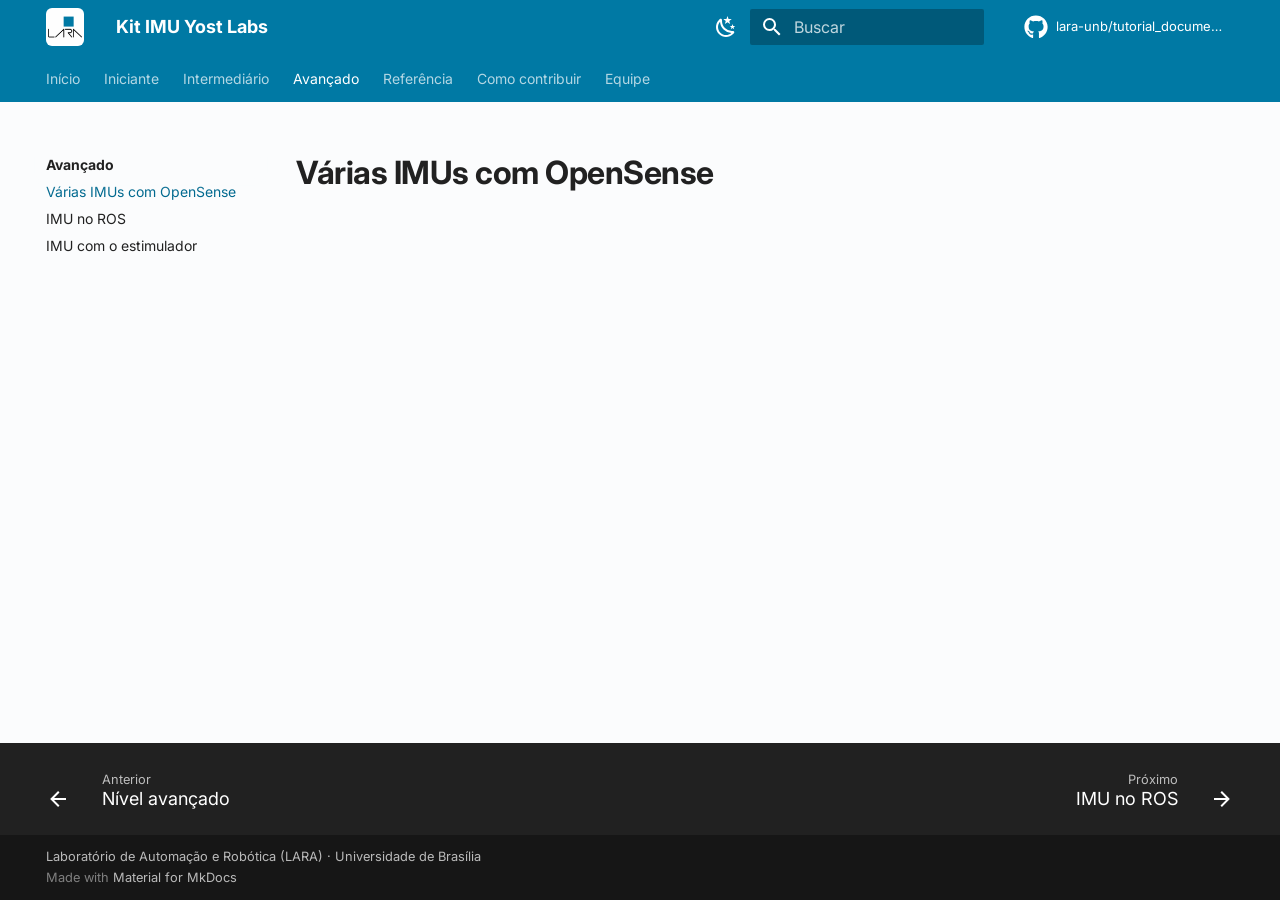
<file: avancado/opensense/index.html>
<!doctype html>
<html lang="pt" class="no-js">
  <head>
    
      <meta charset="utf-8">
      <meta name="viewport" content="width=device-width,initial-scale=1">
      
        <meta name="description" content="Documentação do kit de IMUs 3-Space (Yost Labs) do Laboratório de Automação e Robótica da Universidade de Brasília.">
      
      
        <meta name="author" content="Squad IMU · LARA/UnB">
      
      
        <link rel="canonical" href="https://lara-unb.github.io/tutorial_documentacao_imu/avancado/opensense/">
      
      
        <link rel="prev" href="../">
      
      
        <link rel="next" href="../ros/">
      
      
        
      
      
      <link rel="icon" href="../../assets/favicon.png">
      <meta name="generator" content="mkdocs-1.6.1, mkdocs-material-9.7.7">
    
    
      
        <title>Várias IMUs com OpenSense - Kit IMU Yost Labs</title>
      
    
    
      <link rel="stylesheet" href="../../assets/stylesheets/main.ec1eaa64.min.css">
      
        
        <link rel="stylesheet" href="../../assets/stylesheets/palette.ab4e12ef.min.css">
      
      


    
    
      
    
    
      
        
        
        <link rel="preconnect" href="https://fonts.gstatic.com" crossorigin>
        <link rel="stylesheet" href="https://fonts.googleapis.com/css?family=Inter:300,300i,400,400i,700,700i%7CJetBrains+Mono:400,400i,700,700i&display=fallback">
        <style>:root{--md-text-font:"Inter";--md-code-font:"JetBrains Mono"}</style>
      
    
    
      <link rel="stylesheet" href="../../assets/extra.css">
    
    <script>__md_scope=new URL("../..",location),__md_hash=e=>[...e].reduce(((e,_)=>(e<<5)-e+_.charCodeAt(0)),0),__md_get=(e,_=localStorage,t=__md_scope)=>JSON.parse(_.getItem(t.pathname+"."+e)),__md_set=(e,_,t=localStorage,a=__md_scope)=>{try{t.setItem(a.pathname+"."+e,JSON.stringify(_))}catch(e){}}</script>
    
      

    
    
  </head>
  
  
    
    
      
    
    
    
    
    <body dir="ltr" data-md-color-scheme="default" data-md-color-primary="custom" data-md-color-accent="custom">
  
    
    <input class="md-toggle" data-md-toggle="drawer" type="checkbox" id="__drawer" autocomplete="off">
    <input class="md-toggle" data-md-toggle="search" type="checkbox" id="__search" autocomplete="off">
    <label class="md-overlay" for="__drawer"></label>
    <div data-md-component="skip">
      
        
        <a href="#varias-imus-com-opensense" class="md-skip">
          Pular para conteúdo
        </a>
      
    </div>
    <div data-md-component="announce">
      
    </div>
    
    
      

<header class="md-header" data-md-component="header">
  <nav class="md-header__inner md-grid" aria-label="Cabeçalho">
    <a href="../.." title="Kit IMU Yost Labs" class="md-header__button md-logo" aria-label="Kit IMU Yost Labs" data-md-component="logo">
      
  <img src="../../assets/logo.png" alt="logo">

    </a>
    <label class="md-header__button md-icon" for="__drawer">
      
      <svg xmlns="http://www.w3.org/2000/svg" viewBox="0 0 24 24"><path d="M3 6h18v2H3zm0 5h18v2H3zm0 5h18v2H3z"/></svg>
    </label>
    <div class="md-header__title" data-md-component="header-title">
      <div class="md-header__ellipsis">
        <div class="md-header__topic">
          <span class="md-ellipsis">
            Kit IMU Yost Labs
          </span>
        </div>
        <div class="md-header__topic" data-md-component="header-topic">
          <span class="md-ellipsis">
            
              Várias IMUs com OpenSense
            
          </span>
        </div>
      </div>
    </div>
    
      
        <form class="md-header__option" data-md-component="palette">
  
    
    
    
    <input class="md-option" data-md-color-media="(prefers-color-scheme: light)" data-md-color-scheme="default" data-md-color-primary="custom" data-md-color-accent="custom"  aria-label="Mudar para o tema escuro"  type="radio" name="__palette" id="__palette_0">
    
      <label class="md-header__button md-icon" title="Mudar para o tema escuro" for="__palette_1" hidden>
        <svg xmlns="http://www.w3.org/2000/svg" viewBox="0 0 24 24"><path d="m17.75 4.09-2.53 1.94.91 3.06-2.63-1.81-2.63 1.81.91-3.06-2.53-1.94L12.44 4l1.06-3 1.06 3zm3.5 6.91-1.64 1.25.59 1.98-1.7-1.17-1.7 1.17.59-1.98L15.75 11l2.06-.05L18.5 9l.69 1.95zm-2.28 4.95c.83-.08 1.72 1.1 1.19 1.85-.32.45-.66.87-1.08 1.27C15.17 23 8.84 23 4.94 19.07c-3.91-3.9-3.91-10.24 0-14.14.4-.4.82-.76 1.27-1.08.75-.53 1.93.36 1.85 1.19-.27 2.86.69 5.83 2.89 8.02a9.96 9.96 0 0 0 8.02 2.89m-1.64 2.02a12.08 12.08 0 0 1-7.8-3.47c-2.17-2.19-3.33-5-3.49-7.82-2.81 3.14-2.7 7.96.31 10.98 3.02 3.01 7.84 3.12 10.98.31"/></svg>
      </label>
    
  
    
    
    
    <input class="md-option" data-md-color-media="(prefers-color-scheme: dark)" data-md-color-scheme="slate" data-md-color-primary="custom" data-md-color-accent="custom"  aria-label="Mudar para o tema claro"  type="radio" name="__palette" id="__palette_1">
    
      <label class="md-header__button md-icon" title="Mudar para o tema claro" for="__palette_0" hidden>
        <svg xmlns="http://www.w3.org/2000/svg" viewBox="0 0 24 24"><path d="M12 7a5 5 0 0 1 5 5 5 5 0 0 1-5 5 5 5 0 0 1-5-5 5 5 0 0 1 5-5m0 2a3 3 0 0 0-3 3 3 3 0 0 0 3 3 3 3 0 0 0 3-3 3 3 0 0 0-3-3m0-7 2.39 3.42C13.65 5.15 12.84 5 12 5s-1.65.15-2.39.42zM3.34 7l4.16-.35A7.2 7.2 0 0 0 5.94 8.5c-.44.74-.69 1.5-.83 2.29zm.02 10 1.76-3.77a7.131 7.131 0 0 0 2.38 4.14zM20.65 7l-1.77 3.79a7.02 7.02 0 0 0-2.38-4.15zm-.01 10-4.14.36c.59-.51 1.12-1.14 1.54-1.86.42-.73.69-1.5.83-2.29zM12 22l-2.41-3.44c.74.27 1.55.44 2.41.44.82 0 1.63-.17 2.37-.44z"/></svg>
      </label>
    
  
</form>
      
    
    
      <script>var palette=__md_get("__palette");if(palette&&palette.color){if("(prefers-color-scheme)"===palette.color.media){var media=matchMedia("(prefers-color-scheme: light)"),input=document.querySelector(media.matches?"[data-md-color-media='(prefers-color-scheme: light)']":"[data-md-color-media='(prefers-color-scheme: dark)']");palette.color.media=input.getAttribute("data-md-color-media"),palette.color.scheme=input.getAttribute("data-md-color-scheme"),palette.color.primary=input.getAttribute("data-md-color-primary"),palette.color.accent=input.getAttribute("data-md-color-accent")}for(var[key,value]of Object.entries(palette.color))document.body.setAttribute("data-md-color-"+key,value)}</script>
    
    
    
      
      
        <label class="md-header__button md-icon" for="__search">
          
          <svg xmlns="http://www.w3.org/2000/svg" viewBox="0 0 24 24"><path d="M9.5 3A6.5 6.5 0 0 1 16 9.5c0 1.61-.59 3.09-1.56 4.23l.27.27h.79l5 5-1.5 1.5-5-5v-.79l-.27-.27A6.52 6.52 0 0 1 9.5 16 6.5 6.5 0 0 1 3 9.5 6.5 6.5 0 0 1 9.5 3m0 2C7 5 5 7 5 9.5S7 14 9.5 14 14 12 14 9.5 12 5 9.5 5"/></svg>
        </label>
        <div class="md-search" data-md-component="search" role="dialog">
  <label class="md-search__overlay" for="__search"></label>
  <div class="md-search__inner" role="search">
    <form class="md-search__form" name="search">
      <input type="text" class="md-search__input" name="query" aria-label="Buscar" placeholder="Buscar" autocapitalize="off" autocorrect="off" autocomplete="off" spellcheck="false" data-md-component="search-query" required>
      <label class="md-search__icon md-icon" for="__search">
        
        <svg xmlns="http://www.w3.org/2000/svg" viewBox="0 0 24 24"><path d="M9.5 3A6.5 6.5 0 0 1 16 9.5c0 1.61-.59 3.09-1.56 4.23l.27.27h.79l5 5-1.5 1.5-5-5v-.79l-.27-.27A6.52 6.52 0 0 1 9.5 16 6.5 6.5 0 0 1 3 9.5 6.5 6.5 0 0 1 9.5 3m0 2C7 5 5 7 5 9.5S7 14 9.5 14 14 12 14 9.5 12 5 9.5 5"/></svg>
        
        <svg xmlns="http://www.w3.org/2000/svg" viewBox="0 0 24 24"><path d="M20 11v2H8l5.5 5.5-1.42 1.42L4.16 12l7.92-7.92L13.5 5.5 8 11z"/></svg>
      </label>
      <nav class="md-search__options" aria-label="Pesquisar">
        
        <button type="reset" class="md-search__icon md-icon" title="Limpar" aria-label="Limpar" tabindex="-1">
          
          <svg xmlns="http://www.w3.org/2000/svg" viewBox="0 0 24 24"><path d="M19 6.41 17.59 5 12 10.59 6.41 5 5 6.41 10.59 12 5 17.59 6.41 19 12 13.41 17.59 19 19 17.59 13.41 12z"/></svg>
        </button>
      </nav>
      
        <div class="md-search__suggest" data-md-component="search-suggest"></div>
      
    </form>
    <div class="md-search__output">
      <div class="md-search__scrollwrap" tabindex="0" data-md-scrollfix>
        <div class="md-search-result" data-md-component="search-result">
          <div class="md-search-result__meta">
            Inicializando busca
          </div>
          <ol class="md-search-result__list" role="presentation"></ol>
        </div>
      </div>
    </div>
  </div>
</div>
      
    
    
      <div class="md-header__source">
        <a href="https://github.com/lara-unb/tutorial_documentacao_imu" title="Ir para repositório" class="md-source" data-md-component="source">
  <div class="md-source__icon md-icon">
    
    <svg xmlns="http://www.w3.org/2000/svg" viewBox="0 0 512 512"><!--! Font Awesome Free 7.1.0 by @fontawesome - https://fontawesome.com License - https://fontawesome.com/license/free (Icons: CC BY 4.0, Fonts: SIL OFL 1.1, Code: MIT License) Copyright 2025 Fonticons, Inc.--><path d="M173.9 397.4c0 2-2.3 3.6-5.2 3.6-3.3.3-5.6-1.3-5.6-3.6 0-2 2.3-3.6 5.2-3.6 3-.3 5.6 1.3 5.6 3.6m-31.1-4.5c-.7 2 1.3 4.3 4.3 4.9 2.6 1 5.6 0 6.2-2s-1.3-4.3-4.3-5.2c-2.6-.7-5.5.3-6.2 2.3m44.2-1.7c-2.9.7-4.9 2.6-4.6 4.9.3 2 2.9 3.3 5.9 2.6 2.9-.7 4.9-2.6 4.6-4.6-.3-1.9-3-3.2-5.9-2.9M252.8 8C114.1 8 8 113.3 8 252c0 110.9 69.8 205.8 169.5 239.2 12.8 2.3 17.3-5.6 17.3-12.1 0-6.2-.3-40.4-.3-61.4 0 0-70 15-84.7-29.8 0 0-11.4-29.1-27.8-36.6 0 0-22.9-15.7 1.6-15.4 0 0 24.9 2 38.6 25.8 21.9 38.6 58.6 27.5 72.9 20.9 2.3-16 8.8-27.1 16-33.7-55.9-6.2-112.3-14.3-112.3-110.5 0-27.5 7.6-41.3 23.6-58.9-2.6-6.5-11.1-33.3 2.6-67.9 20.9-6.5 69 27 69 27 20-5.6 41.5-8.5 62.8-8.5s42.8 2.9 62.8 8.5c0 0 48.1-33.6 69-27 13.7 34.7 5.2 61.4 2.6 67.9 16 17.7 25.8 31.5 25.8 58.9 0 96.5-58.9 104.2-114.8 110.5 9.2 7.9 17 22.9 17 46.4 0 33.7-.3 75.4-.3 83.6 0 6.5 4.6 14.4 17.3 12.1C436.2 457.8 504 362.9 504 252 504 113.3 391.5 8 252.8 8M105.2 352.9c-1.3 1-1 3.3.7 5.2 1.6 1.6 3.9 2.3 5.2 1 1.3-1 1-3.3-.7-5.2-1.6-1.6-3.9-2.3-5.2-1m-10.8-8.1c-.7 1.3.3 2.9 2.3 3.9 1.6 1 3.6.7 4.3-.7.7-1.3-.3-2.9-2.3-3.9-2-.6-3.6-.3-4.3.7m32.4 35.6c-1.6 1.3-1 4.3 1.3 6.2 2.3 2.3 5.2 2.6 6.5 1 1.3-1.3.7-4.3-1.3-6.2-2.2-2.3-5.2-2.6-6.5-1m-11.4-14.7c-1.6 1-1.6 3.6 0 5.9s4.3 3.3 5.6 2.3c1.6-1.3 1.6-3.9 0-6.2-1.4-2.3-4-3.3-5.6-2"/></svg>
  </div>
  <div class="md-source__repository">
    lara-unb/tutorial_documentacao_imu
  </div>
</a>
      </div>
    
  </nav>
  
</header>
    
    <div class="md-container" data-md-component="container">
      
      
        
          
            
<nav class="md-tabs" aria-label="Abas" data-md-component="tabs">
  <div class="md-grid">
    <ul class="md-tabs__list">
      
        
  
  
  
  
    <li class="md-tabs__item">
      <a href="../.." class="md-tabs__link">
        
  
  
    
  
  Início

      </a>
    </li>
  

      
        
  
  
  
  
    
    
      <li class="md-tabs__item">
        <a href="../../iniciante/" class="md-tabs__link">
          
  
  
    
  
  Iniciante

        </a>
      </li>
    
  

      
        
  
  
  
  
    
    
      <li class="md-tabs__item">
        <a href="../../intermediario/" class="md-tabs__link">
          
  
  
    
  
  Intermediário

        </a>
      </li>
    
  

      
        
  
  
  
    
  
  
    
    
      <li class="md-tabs__item md-tabs__item--active">
        <a href="../" class="md-tabs__link">
          
  
  
    
  
  Avançado

        </a>
      </li>
    
  

      
        
  
  
  
  
    <li class="md-tabs__item">
      <a href="../../referencia/" class="md-tabs__link">
        
  
  
    
  
  Referência

      </a>
    </li>
  

      
        
  
  
  
  
    <li class="md-tabs__item">
      <a href="../../contribuir/" class="md-tabs__link">
        
  
  
    
  
  Como contribuir

      </a>
    </li>
  

      
        
  
  
  
  
    <li class="md-tabs__item">
      <a href="../../equipe/" class="md-tabs__link">
        
  
  
    
  
  Equipe

      </a>
    </li>
  

      
    </ul>
  </div>
</nav>
          
        
      
      <main class="md-main" data-md-component="main">
        <div class="md-main__inner md-grid">
          
            
              
              <div class="md-sidebar md-sidebar--primary" data-md-component="sidebar" data-md-type="navigation" >
                <div class="md-sidebar__scrollwrap">
                  <div class="md-sidebar__inner">
                    


  


<nav class="md-nav md-nav--primary md-nav--lifted" aria-label="Navegação" data-md-level="0">
  <label class="md-nav__title" for="__drawer">
    <a href="../.." title="Kit IMU Yost Labs" class="md-nav__button md-logo" aria-label="Kit IMU Yost Labs" data-md-component="logo">
      
  <img src="../../assets/logo.png" alt="logo">

    </a>
    Kit IMU Yost Labs
  </label>
  
    <div class="md-nav__source">
      <a href="https://github.com/lara-unb/tutorial_documentacao_imu" title="Ir para repositório" class="md-source" data-md-component="source">
  <div class="md-source__icon md-icon">
    
    <svg xmlns="http://www.w3.org/2000/svg" viewBox="0 0 512 512"><!--! Font Awesome Free 7.1.0 by @fontawesome - https://fontawesome.com License - https://fontawesome.com/license/free (Icons: CC BY 4.0, Fonts: SIL OFL 1.1, Code: MIT License) Copyright 2025 Fonticons, Inc.--><path d="M173.9 397.4c0 2-2.3 3.6-5.2 3.6-3.3.3-5.6-1.3-5.6-3.6 0-2 2.3-3.6 5.2-3.6 3-.3 5.6 1.3 5.6 3.6m-31.1-4.5c-.7 2 1.3 4.3 4.3 4.9 2.6 1 5.6 0 6.2-2s-1.3-4.3-4.3-5.2c-2.6-.7-5.5.3-6.2 2.3m44.2-1.7c-2.9.7-4.9 2.6-4.6 4.9.3 2 2.9 3.3 5.9 2.6 2.9-.7 4.9-2.6 4.6-4.6-.3-1.9-3-3.2-5.9-2.9M252.8 8C114.1 8 8 113.3 8 252c0 110.9 69.8 205.8 169.5 239.2 12.8 2.3 17.3-5.6 17.3-12.1 0-6.2-.3-40.4-.3-61.4 0 0-70 15-84.7-29.8 0 0-11.4-29.1-27.8-36.6 0 0-22.9-15.7 1.6-15.4 0 0 24.9 2 38.6 25.8 21.9 38.6 58.6 27.5 72.9 20.9 2.3-16 8.8-27.1 16-33.7-55.9-6.2-112.3-14.3-112.3-110.5 0-27.5 7.6-41.3 23.6-58.9-2.6-6.5-11.1-33.3 2.6-67.9 20.9-6.5 69 27 69 27 20-5.6 41.5-8.5 62.8-8.5s42.8 2.9 62.8 8.5c0 0 48.1-33.6 69-27 13.7 34.7 5.2 61.4 2.6 67.9 16 17.7 25.8 31.5 25.8 58.9 0 96.5-58.9 104.2-114.8 110.5 9.2 7.9 17 22.9 17 46.4 0 33.7-.3 75.4-.3 83.6 0 6.5 4.6 14.4 17.3 12.1C436.2 457.8 504 362.9 504 252 504 113.3 391.5 8 252.8 8M105.2 352.9c-1.3 1-1 3.3.7 5.2 1.6 1.6 3.9 2.3 5.2 1 1.3-1 1-3.3-.7-5.2-1.6-1.6-3.9-2.3-5.2-1m-10.8-8.1c-.7 1.3.3 2.9 2.3 3.9 1.6 1 3.6.7 4.3-.7.7-1.3-.3-2.9-2.3-3.9-2-.6-3.6-.3-4.3.7m32.4 35.6c-1.6 1.3-1 4.3 1.3 6.2 2.3 2.3 5.2 2.6 6.5 1 1.3-1.3.7-4.3-1.3-6.2-2.2-2.3-5.2-2.6-6.5-1m-11.4-14.7c-1.6 1-1.6 3.6 0 5.9s4.3 3.3 5.6 2.3c1.6-1.3 1.6-3.9 0-6.2-1.4-2.3-4-3.3-5.6-2"/></svg>
  </div>
  <div class="md-source__repository">
    lara-unb/tutorial_documentacao_imu
  </div>
</a>
    </div>
  
  <ul class="md-nav__list" data-md-scrollfix>
    
      
      
  
  
  
  
    <li class="md-nav__item">
      <a href="../.." class="md-nav__link">
        
  
  
  <span class="md-ellipsis">
    
  
    Início
  

    
  </span>
  
  

      </a>
    </li>
  

    
      
      
  
  
  
  
    
    
      
        
          
        
      
        
      
    
    
    
      
      
        
      
    
    
    <li class="md-nav__item md-nav__item--nested">
      
        
        
        <input class="md-nav__toggle md-toggle " type="checkbox" id="__nav_2" >
        
          
          <div class="md-nav__link md-nav__container">
            <a href="../../iniciante/" class="md-nav__link ">
              
  
  
  <span class="md-ellipsis">
    
  
    Iniciante
  

    
  </span>
  
  

            </a>
            
              
              <label class="md-nav__link " for="__nav_2" id="__nav_2_label" tabindex="0">
                <span class="md-nav__icon md-icon"></span>
              </label>
            
          </div>
        
        <nav class="md-nav" data-md-level="1" aria-labelledby="__nav_2_label" aria-expanded="false">
          <label class="md-nav__title" for="__nav_2">
            <span class="md-nav__icon md-icon"></span>
            
  
    Iniciante
  

          </label>
          <ul class="md-nav__list" data-md-scrollfix>
            
              
            
              
                
  
  
  
  
    <li class="md-nav__item">
      <a href="../../tutoriais/primeira_coleta/primeira_coleta_tutorial/" class="md-nav__link">
        
  
  
  <span class="md-ellipsis">
    
  
    Primeira coleta
  

    
  </span>
  
  

      </a>
    </li>
  

              
            
          </ul>
        </nav>
      
    </li>
  

    
      
      
  
  
  
  
    
    
      
        
          
        
      
        
      
        
      
        
      
    
    
    
      
      
        
      
    
    
    <li class="md-nav__item md-nav__item--nested">
      
        
        
        <input class="md-nav__toggle md-toggle " type="checkbox" id="__nav_3" >
        
          
          <div class="md-nav__link md-nav__container">
            <a href="../../intermediario/" class="md-nav__link ">
              
  
  
  <span class="md-ellipsis">
    
  
    Intermediário
  

    
  </span>
  
  

            </a>
            
              
              <label class="md-nav__link " for="__nav_3" id="__nav_3_label" tabindex="0">
                <span class="md-nav__icon md-icon"></span>
              </label>
            
          </div>
        
        <nav class="md-nav" data-md-level="1" aria-labelledby="__nav_3_label" aria-expanded="false">
          <label class="md-nav__title" for="__nav_3">
            <span class="md-nav__icon md-icon"></span>
            
  
    Intermediário
  

          </label>
          <ul class="md-nav__list" data-md-scrollfix>
            
              
            
              
                
  
  
  
  
    <li class="md-nav__item">
      <a href="../../intermediario/instalacao/" class="md-nav__link">
        
  
  
  <span class="md-ellipsis">
    
  
    Instalação da API e da biblioteca
  

    
  </span>
  
  

      </a>
    </li>
  

              
            
              
                
  
  
  
  
    <li class="md-nav__item">
      <a href="../../intermediario/uma-imu/" class="md-nav__link">
        
  
  
  <span class="md-ellipsis">
    
  
    Leitura de uma IMU
  

    
  </span>
  
  

      </a>
    </li>
  

              
            
              
                
  
  
  
  
    <li class="md-nav__item">
      <a href="../../intermediario/duas-imus/" class="md-nav__link">
        
  
  
  <span class="md-ellipsis">
    
  
    Leitura de duas IMUs
  

    
  </span>
  
  

      </a>
    </li>
  

              
            
          </ul>
        </nav>
      
    </li>
  

    
      
      
  
  
    
  
  
  
    
    
      
        
          
        
      
        
      
        
      
        
      
    
    
    
      
        
        
      
      
        
      
    
    
    <li class="md-nav__item md-nav__item--active md-nav__item--section md-nav__item--nested">
      
        
        
        <input class="md-nav__toggle md-toggle " type="checkbox" id="__nav_4" checked>
        
          
          <div class="md-nav__link md-nav__container">
            <a href="../" class="md-nav__link ">
              
  
  
  <span class="md-ellipsis">
    
  
    Avançado
  

    
  </span>
  
  

            </a>
            
              
              <label class="md-nav__link " for="__nav_4" id="__nav_4_label" tabindex="">
                <span class="md-nav__icon md-icon"></span>
              </label>
            
          </div>
        
        <nav class="md-nav" data-md-level="1" aria-labelledby="__nav_4_label" aria-expanded="true">
          <label class="md-nav__title" for="__nav_4">
            <span class="md-nav__icon md-icon"></span>
            
  
    Avançado
  

          </label>
          <ul class="md-nav__list" data-md-scrollfix>
            
              
            
              
                
  
  
    
  
  
  
    <li class="md-nav__item md-nav__item--active">
      
      <input class="md-nav__toggle md-toggle" type="checkbox" id="__toc">
      
      
        
      
      
      <a href="./" class="md-nav__link md-nav__link--active">
        
  
  
  <span class="md-ellipsis">
    
  
    Várias IMUs com OpenSense
  

    
  </span>
  
  

      </a>
      
    </li>
  

              
            
              
                
  
  
  
  
    <li class="md-nav__item">
      <a href="../ros/" class="md-nav__link">
        
  
  
  <span class="md-ellipsis">
    
  
    IMU no ROS
  

    
  </span>
  
  

      </a>
    </li>
  

              
            
              
                
  
  
  
  
    <li class="md-nav__item">
      <a href="../estimulador/" class="md-nav__link">
        
  
  
  <span class="md-ellipsis">
    
  
    IMU com o estimulador
  

    
  </span>
  
  

      </a>
    </li>
  

              
            
          </ul>
        </nav>
      
    </li>
  

    
      
      
  
  
  
  
    <li class="md-nav__item">
      <a href="../../referencia/" class="md-nav__link">
        
  
  
  <span class="md-ellipsis">
    
  
    Referência
  

    
  </span>
  
  

      </a>
    </li>
  

    
      
      
  
  
  
  
    <li class="md-nav__item">
      <a href="../../contribuir/" class="md-nav__link">
        
  
  
  <span class="md-ellipsis">
    
  
    Como contribuir
  

    
  </span>
  
  

      </a>
    </li>
  

    
      
      
  
  
  
  
    <li class="md-nav__item">
      <a href="../../equipe/" class="md-nav__link">
        
  
  
  <span class="md-ellipsis">
    
  
    Equipe
  

    
  </span>
  
  

      </a>
    </li>
  

    
  </ul>
</nav>
                  </div>
                </div>
              </div>
            
            
              
              <div class="md-sidebar md-sidebar--secondary" data-md-component="sidebar" data-md-type="toc" >
                <div class="md-sidebar__scrollwrap">
                  <div class="md-sidebar__inner">
                    

<nav class="md-nav md-nav--secondary" aria-label="Índice">
  
  
  
    
  
  
</nav>
                  </div>
                </div>
              </div>
            
          
          
            <div class="md-content" data-md-component="content">
              
              <article class="md-content__inner md-typeset">
                
                  



<h1 id="varias-imus-com-opensense">Várias IMUs com OpenSense<a class="headerlink" href="#varias-imus-com-opensense" title="Permanent link">&para;</a></h1>












                
              </article>
            </div>
          
          
<script>var target=document.getElementById(location.hash.slice(1));target&&target.name&&(target.checked=target.name.startsWith("__tabbed_"))</script>
        </div>
        
          <button type="button" class="md-top md-icon" data-md-component="top" hidden>
  
  <svg xmlns="http://www.w3.org/2000/svg" viewBox="0 0 24 24"><path d="M13 20h-2V8l-5.5 5.5-1.42-1.42L12 4.16l7.92 7.92-1.42 1.42L13 8z"/></svg>
  Voltar para o topo
</button>
        
      </main>
      
        <footer class="md-footer">
  
    
      
      <nav class="md-footer__inner md-grid" aria-label="Rodapé" >
        
          
          <a href="../" class="md-footer__link md-footer__link--prev" aria-label="Anterior: Nível avançado">
            <div class="md-footer__button md-icon">
              
              <svg xmlns="http://www.w3.org/2000/svg" viewBox="0 0 24 24"><path d="M20 11v2H8l5.5 5.5-1.42 1.42L4.16 12l7.92-7.92L13.5 5.5 8 11z"/></svg>
            </div>
            <div class="md-footer__title">
              <span class="md-footer__direction">
                Anterior
              </span>
              <div class="md-ellipsis">
                Nível avançado
              </div>
            </div>
          </a>
        
        
          
          <a href="../ros/" class="md-footer__link md-footer__link--next" aria-label="Próximo: IMU no ROS">
            <div class="md-footer__title">
              <span class="md-footer__direction">
                Próximo
              </span>
              <div class="md-ellipsis">
                IMU no ROS
              </div>
            </div>
            <div class="md-footer__button md-icon">
              
              <svg xmlns="http://www.w3.org/2000/svg" viewBox="0 0 24 24"><path d="M4 11v2h12l-5.5 5.5 1.42 1.42L19.84 12l-7.92-7.92L10.5 5.5 16 11z"/></svg>
            </div>
          </a>
        
      </nav>
    
  
  <div class="md-footer-meta md-typeset">
    <div class="md-footer-meta__inner md-grid">
      <div class="md-copyright">
  
    <div class="md-copyright__highlight">
      Laboratório de Automação e Robótica (LARA) · Universidade de Brasília
    </div>
  
  
    Made with
    <a href="https://squidfunk.github.io/mkdocs-material/" target="_blank" rel="noopener">
      Material for MkDocs
    </a>
  
</div>
      
    </div>
  </div>
</footer>
      
    </div>
    <div class="md-dialog" data-md-component="dialog">
      <div class="md-dialog__inner md-typeset"></div>
    </div>
    
    
    
      
      
      <script id="__config" type="application/json">{"annotate": null, "base": "../..", "features": ["navigation.tabs", "navigation.sections", "navigation.top", "navigation.indexes", "navigation.footer", "toc.follow", "search.suggest", "search.highlight", "content.code.copy"], "search": "../../assets/javascripts/workers/search.2c215733.min.js", "tags": null, "translations": {"clipboard.copied": "Copiado para \u00e1rea de transfer\u00eancia", "clipboard.copy": "Copiar para \u00e1rea de transfer\u00eancia", "search.result.more.one": "mais 1 nesta p\u00e1gina", "search.result.more.other": "# mais nesta p\u00e1gina", "search.result.none": "Nenhum documento encontrado", "search.result.one": "1 documento encontrado", "search.result.other": "# documentos encontrados", "search.result.placeholder": "Digite para iniciar a busca", "search.result.term.missing": "Ausente", "select.version": "Selecione a vers\u00e3o"}, "version": null}</script>
    
    
      <script src="../../assets/javascripts/bundle.d7400e89.min.js"></script>
      
    
  </body>
</html>
</file>
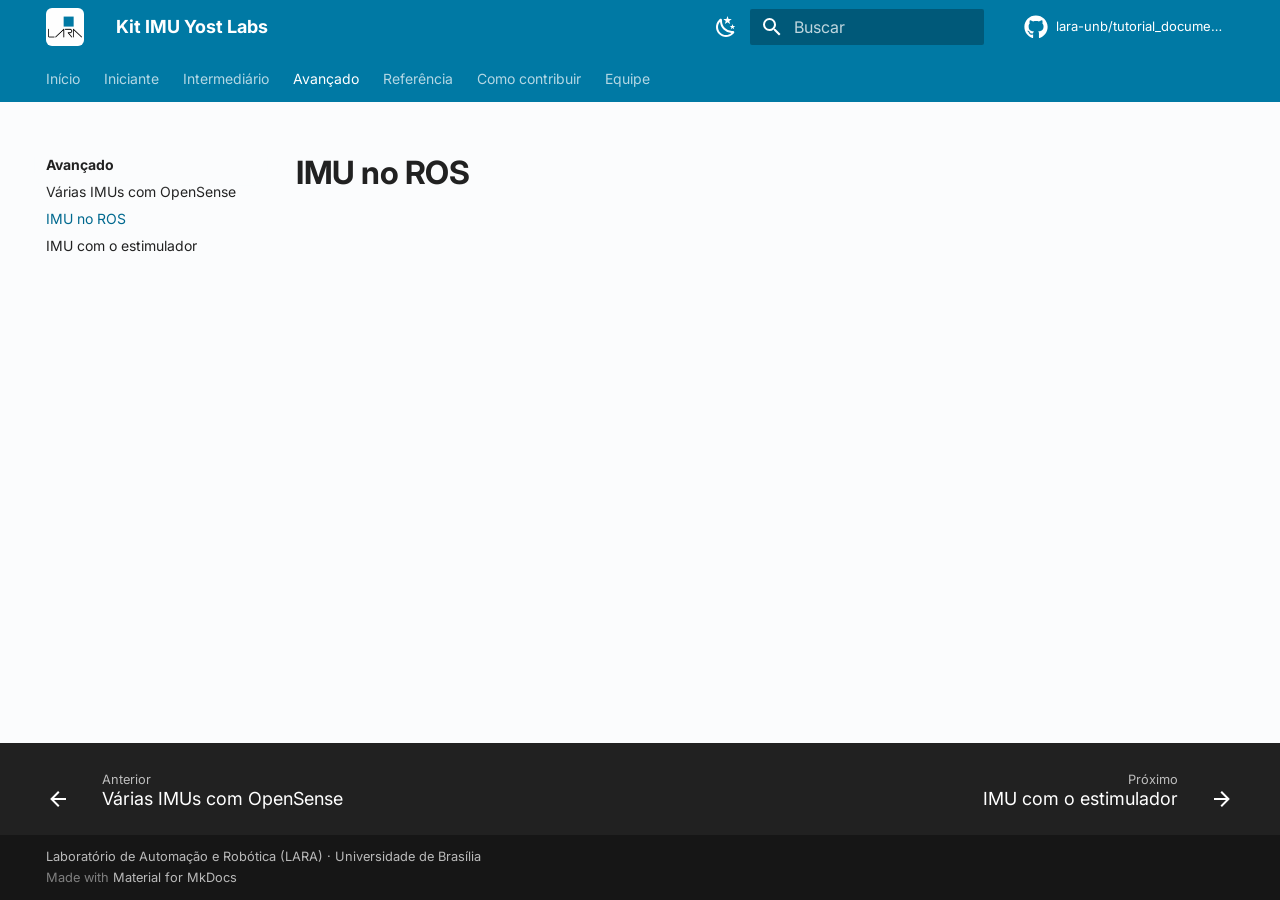
<file: avancado/ros/index.html>
<!doctype html>
<html lang="pt" class="no-js">
  <head>
    
      <meta charset="utf-8">
      <meta name="viewport" content="width=device-width,initial-scale=1">
      
        <meta name="description" content="Documentação do kit de IMUs 3-Space (Yost Labs) do Laboratório de Automação e Robótica da Universidade de Brasília.">
      
      
        <meta name="author" content="Squad IMU · LARA/UnB">
      
      
        <link rel="canonical" href="https://lara-unb.github.io/tutorial_documentacao_imu/avancado/ros/">
      
      
        <link rel="prev" href="../opensense/">
      
      
        <link rel="next" href="../estimulador/">
      
      
        
      
      
      <link rel="icon" href="../../assets/favicon.png">
      <meta name="generator" content="mkdocs-1.6.1, mkdocs-material-9.7.7">
    
    
      
        <title>IMU no ROS - Kit IMU Yost Labs</title>
      
    
    
      <link rel="stylesheet" href="../../assets/stylesheets/main.ec1eaa64.min.css">
      
        
        <link rel="stylesheet" href="../../assets/stylesheets/palette.ab4e12ef.min.css">
      
      


    
    
      
    
    
      
        
        
        <link rel="preconnect" href="https://fonts.gstatic.com" crossorigin>
        <link rel="stylesheet" href="https://fonts.googleapis.com/css?family=Inter:300,300i,400,400i,700,700i%7CJetBrains+Mono:400,400i,700,700i&display=fallback">
        <style>:root{--md-text-font:"Inter";--md-code-font:"JetBrains Mono"}</style>
      
    
    
      <link rel="stylesheet" href="../../assets/extra.css">
    
    <script>__md_scope=new URL("../..",location),__md_hash=e=>[...e].reduce(((e,_)=>(e<<5)-e+_.charCodeAt(0)),0),__md_get=(e,_=localStorage,t=__md_scope)=>JSON.parse(_.getItem(t.pathname+"."+e)),__md_set=(e,_,t=localStorage,a=__md_scope)=>{try{t.setItem(a.pathname+"."+e,JSON.stringify(_))}catch(e){}}</script>
    
      

    
    
  </head>
  
  
    
    
      
    
    
    
    
    <body dir="ltr" data-md-color-scheme="default" data-md-color-primary="custom" data-md-color-accent="custom">
  
    
    <input class="md-toggle" data-md-toggle="drawer" type="checkbox" id="__drawer" autocomplete="off">
    <input class="md-toggle" data-md-toggle="search" type="checkbox" id="__search" autocomplete="off">
    <label class="md-overlay" for="__drawer"></label>
    <div data-md-component="skip">
      
        
        <a href="#imu-no-ros" class="md-skip">
          Pular para conteúdo
        </a>
      
    </div>
    <div data-md-component="announce">
      
    </div>
    
    
      

<header class="md-header" data-md-component="header">
  <nav class="md-header__inner md-grid" aria-label="Cabeçalho">
    <a href="../.." title="Kit IMU Yost Labs" class="md-header__button md-logo" aria-label="Kit IMU Yost Labs" data-md-component="logo">
      
  <img src="../../assets/logo.png" alt="logo">

    </a>
    <label class="md-header__button md-icon" for="__drawer">
      
      <svg xmlns="http://www.w3.org/2000/svg" viewBox="0 0 24 24"><path d="M3 6h18v2H3zm0 5h18v2H3zm0 5h18v2H3z"/></svg>
    </label>
    <div class="md-header__title" data-md-component="header-title">
      <div class="md-header__ellipsis">
        <div class="md-header__topic">
          <span class="md-ellipsis">
            Kit IMU Yost Labs
          </span>
        </div>
        <div class="md-header__topic" data-md-component="header-topic">
          <span class="md-ellipsis">
            
              IMU no ROS
            
          </span>
        </div>
      </div>
    </div>
    
      
        <form class="md-header__option" data-md-component="palette">
  
    
    
    
    <input class="md-option" data-md-color-media="(prefers-color-scheme: light)" data-md-color-scheme="default" data-md-color-primary="custom" data-md-color-accent="custom"  aria-label="Mudar para o tema escuro"  type="radio" name="__palette" id="__palette_0">
    
      <label class="md-header__button md-icon" title="Mudar para o tema escuro" for="__palette_1" hidden>
        <svg xmlns="http://www.w3.org/2000/svg" viewBox="0 0 24 24"><path d="m17.75 4.09-2.53 1.94.91 3.06-2.63-1.81-2.63 1.81.91-3.06-2.53-1.94L12.44 4l1.06-3 1.06 3zm3.5 6.91-1.64 1.25.59 1.98-1.7-1.17-1.7 1.17.59-1.98L15.75 11l2.06-.05L18.5 9l.69 1.95zm-2.28 4.95c.83-.08 1.72 1.1 1.19 1.85-.32.45-.66.87-1.08 1.27C15.17 23 8.84 23 4.94 19.07c-3.91-3.9-3.91-10.24 0-14.14.4-.4.82-.76 1.27-1.08.75-.53 1.93.36 1.85 1.19-.27 2.86.69 5.83 2.89 8.02a9.96 9.96 0 0 0 8.02 2.89m-1.64 2.02a12.08 12.08 0 0 1-7.8-3.47c-2.17-2.19-3.33-5-3.49-7.82-2.81 3.14-2.7 7.96.31 10.98 3.02 3.01 7.84 3.12 10.98.31"/></svg>
      </label>
    
  
    
    
    
    <input class="md-option" data-md-color-media="(prefers-color-scheme: dark)" data-md-color-scheme="slate" data-md-color-primary="custom" data-md-color-accent="custom"  aria-label="Mudar para o tema claro"  type="radio" name="__palette" id="__palette_1">
    
      <label class="md-header__button md-icon" title="Mudar para o tema claro" for="__palette_0" hidden>
        <svg xmlns="http://www.w3.org/2000/svg" viewBox="0 0 24 24"><path d="M12 7a5 5 0 0 1 5 5 5 5 0 0 1-5 5 5 5 0 0 1-5-5 5 5 0 0 1 5-5m0 2a3 3 0 0 0-3 3 3 3 0 0 0 3 3 3 3 0 0 0 3-3 3 3 0 0 0-3-3m0-7 2.39 3.42C13.65 5.15 12.84 5 12 5s-1.65.15-2.39.42zM3.34 7l4.16-.35A7.2 7.2 0 0 0 5.94 8.5c-.44.74-.69 1.5-.83 2.29zm.02 10 1.76-3.77a7.131 7.131 0 0 0 2.38 4.14zM20.65 7l-1.77 3.79a7.02 7.02 0 0 0-2.38-4.15zm-.01 10-4.14.36c.59-.51 1.12-1.14 1.54-1.86.42-.73.69-1.5.83-2.29zM12 22l-2.41-3.44c.74.27 1.55.44 2.41.44.82 0 1.63-.17 2.37-.44z"/></svg>
      </label>
    
  
</form>
      
    
    
      <script>var palette=__md_get("__palette");if(palette&&palette.color){if("(prefers-color-scheme)"===palette.color.media){var media=matchMedia("(prefers-color-scheme: light)"),input=document.querySelector(media.matches?"[data-md-color-media='(prefers-color-scheme: light)']":"[data-md-color-media='(prefers-color-scheme: dark)']");palette.color.media=input.getAttribute("data-md-color-media"),palette.color.scheme=input.getAttribute("data-md-color-scheme"),palette.color.primary=input.getAttribute("data-md-color-primary"),palette.color.accent=input.getAttribute("data-md-color-accent")}for(var[key,value]of Object.entries(palette.color))document.body.setAttribute("data-md-color-"+key,value)}</script>
    
    
    
      
      
        <label class="md-header__button md-icon" for="__search">
          
          <svg xmlns="http://www.w3.org/2000/svg" viewBox="0 0 24 24"><path d="M9.5 3A6.5 6.5 0 0 1 16 9.5c0 1.61-.59 3.09-1.56 4.23l.27.27h.79l5 5-1.5 1.5-5-5v-.79l-.27-.27A6.52 6.52 0 0 1 9.5 16 6.5 6.5 0 0 1 3 9.5 6.5 6.5 0 0 1 9.5 3m0 2C7 5 5 7 5 9.5S7 14 9.5 14 14 12 14 9.5 12 5 9.5 5"/></svg>
        </label>
        <div class="md-search" data-md-component="search" role="dialog">
  <label class="md-search__overlay" for="__search"></label>
  <div class="md-search__inner" role="search">
    <form class="md-search__form" name="search">
      <input type="text" class="md-search__input" name="query" aria-label="Buscar" placeholder="Buscar" autocapitalize="off" autocorrect="off" autocomplete="off" spellcheck="false" data-md-component="search-query" required>
      <label class="md-search__icon md-icon" for="__search">
        
        <svg xmlns="http://www.w3.org/2000/svg" viewBox="0 0 24 24"><path d="M9.5 3A6.5 6.5 0 0 1 16 9.5c0 1.61-.59 3.09-1.56 4.23l.27.27h.79l5 5-1.5 1.5-5-5v-.79l-.27-.27A6.52 6.52 0 0 1 9.5 16 6.5 6.5 0 0 1 3 9.5 6.5 6.5 0 0 1 9.5 3m0 2C7 5 5 7 5 9.5S7 14 9.5 14 14 12 14 9.5 12 5 9.5 5"/></svg>
        
        <svg xmlns="http://www.w3.org/2000/svg" viewBox="0 0 24 24"><path d="M20 11v2H8l5.5 5.5-1.42 1.42L4.16 12l7.92-7.92L13.5 5.5 8 11z"/></svg>
      </label>
      <nav class="md-search__options" aria-label="Pesquisar">
        
        <button type="reset" class="md-search__icon md-icon" title="Limpar" aria-label="Limpar" tabindex="-1">
          
          <svg xmlns="http://www.w3.org/2000/svg" viewBox="0 0 24 24"><path d="M19 6.41 17.59 5 12 10.59 6.41 5 5 6.41 10.59 12 5 17.59 6.41 19 12 13.41 17.59 19 19 17.59 13.41 12z"/></svg>
        </button>
      </nav>
      
        <div class="md-search__suggest" data-md-component="search-suggest"></div>
      
    </form>
    <div class="md-search__output">
      <div class="md-search__scrollwrap" tabindex="0" data-md-scrollfix>
        <div class="md-search-result" data-md-component="search-result">
          <div class="md-search-result__meta">
            Inicializando busca
          </div>
          <ol class="md-search-result__list" role="presentation"></ol>
        </div>
      </div>
    </div>
  </div>
</div>
      
    
    
      <div class="md-header__source">
        <a href="https://github.com/lara-unb/tutorial_documentacao_imu" title="Ir para repositório" class="md-source" data-md-component="source">
  <div class="md-source__icon md-icon">
    
    <svg xmlns="http://www.w3.org/2000/svg" viewBox="0 0 512 512"><!--! Font Awesome Free 7.1.0 by @fontawesome - https://fontawesome.com License - https://fontawesome.com/license/free (Icons: CC BY 4.0, Fonts: SIL OFL 1.1, Code: MIT License) Copyright 2025 Fonticons, Inc.--><path d="M173.9 397.4c0 2-2.3 3.6-5.2 3.6-3.3.3-5.6-1.3-5.6-3.6 0-2 2.3-3.6 5.2-3.6 3-.3 5.6 1.3 5.6 3.6m-31.1-4.5c-.7 2 1.3 4.3 4.3 4.9 2.6 1 5.6 0 6.2-2s-1.3-4.3-4.3-5.2c-2.6-.7-5.5.3-6.2 2.3m44.2-1.7c-2.9.7-4.9 2.6-4.6 4.9.3 2 2.9 3.3 5.9 2.6 2.9-.7 4.9-2.6 4.6-4.6-.3-1.9-3-3.2-5.9-2.9M252.8 8C114.1 8 8 113.3 8 252c0 110.9 69.8 205.8 169.5 239.2 12.8 2.3 17.3-5.6 17.3-12.1 0-6.2-.3-40.4-.3-61.4 0 0-70 15-84.7-29.8 0 0-11.4-29.1-27.8-36.6 0 0-22.9-15.7 1.6-15.4 0 0 24.9 2 38.6 25.8 21.9 38.6 58.6 27.5 72.9 20.9 2.3-16 8.8-27.1 16-33.7-55.9-6.2-112.3-14.3-112.3-110.5 0-27.5 7.6-41.3 23.6-58.9-2.6-6.5-11.1-33.3 2.6-67.9 20.9-6.5 69 27 69 27 20-5.6 41.5-8.5 62.8-8.5s42.8 2.9 62.8 8.5c0 0 48.1-33.6 69-27 13.7 34.7 5.2 61.4 2.6 67.9 16 17.7 25.8 31.5 25.8 58.9 0 96.5-58.9 104.2-114.8 110.5 9.2 7.9 17 22.9 17 46.4 0 33.7-.3 75.4-.3 83.6 0 6.5 4.6 14.4 17.3 12.1C436.2 457.8 504 362.9 504 252 504 113.3 391.5 8 252.8 8M105.2 352.9c-1.3 1-1 3.3.7 5.2 1.6 1.6 3.9 2.3 5.2 1 1.3-1 1-3.3-.7-5.2-1.6-1.6-3.9-2.3-5.2-1m-10.8-8.1c-.7 1.3.3 2.9 2.3 3.9 1.6 1 3.6.7 4.3-.7.7-1.3-.3-2.9-2.3-3.9-2-.6-3.6-.3-4.3.7m32.4 35.6c-1.6 1.3-1 4.3 1.3 6.2 2.3 2.3 5.2 2.6 6.5 1 1.3-1.3.7-4.3-1.3-6.2-2.2-2.3-5.2-2.6-6.5-1m-11.4-14.7c-1.6 1-1.6 3.6 0 5.9s4.3 3.3 5.6 2.3c1.6-1.3 1.6-3.9 0-6.2-1.4-2.3-4-3.3-5.6-2"/></svg>
  </div>
  <div class="md-source__repository">
    lara-unb/tutorial_documentacao_imu
  </div>
</a>
      </div>
    
  </nav>
  
</header>
    
    <div class="md-container" data-md-component="container">
      
      
        
          
            
<nav class="md-tabs" aria-label="Abas" data-md-component="tabs">
  <div class="md-grid">
    <ul class="md-tabs__list">
      
        
  
  
  
  
    <li class="md-tabs__item">
      <a href="../.." class="md-tabs__link">
        
  
  
    
  
  Início

      </a>
    </li>
  

      
        
  
  
  
  
    
    
      <li class="md-tabs__item">
        <a href="../../iniciante/" class="md-tabs__link">
          
  
  
    
  
  Iniciante

        </a>
      </li>
    
  

      
        
  
  
  
  
    
    
      <li class="md-tabs__item">
        <a href="../../intermediario/" class="md-tabs__link">
          
  
  
    
  
  Intermediário

        </a>
      </li>
    
  

      
        
  
  
  
    
  
  
    
    
      <li class="md-tabs__item md-tabs__item--active">
        <a href="../" class="md-tabs__link">
          
  
  
    
  
  Avançado

        </a>
      </li>
    
  

      
        
  
  
  
  
    <li class="md-tabs__item">
      <a href="../../referencia/" class="md-tabs__link">
        
  
  
    
  
  Referência

      </a>
    </li>
  

      
        
  
  
  
  
    <li class="md-tabs__item">
      <a href="../../contribuir/" class="md-tabs__link">
        
  
  
    
  
  Como contribuir

      </a>
    </li>
  

      
        
  
  
  
  
    <li class="md-tabs__item">
      <a href="../../equipe/" class="md-tabs__link">
        
  
  
    
  
  Equipe

      </a>
    </li>
  

      
    </ul>
  </div>
</nav>
          
        
      
      <main class="md-main" data-md-component="main">
        <div class="md-main__inner md-grid">
          
            
              
              <div class="md-sidebar md-sidebar--primary" data-md-component="sidebar" data-md-type="navigation" >
                <div class="md-sidebar__scrollwrap">
                  <div class="md-sidebar__inner">
                    


  


<nav class="md-nav md-nav--primary md-nav--lifted" aria-label="Navegação" data-md-level="0">
  <label class="md-nav__title" for="__drawer">
    <a href="../.." title="Kit IMU Yost Labs" class="md-nav__button md-logo" aria-label="Kit IMU Yost Labs" data-md-component="logo">
      
  <img src="../../assets/logo.png" alt="logo">

    </a>
    Kit IMU Yost Labs
  </label>
  
    <div class="md-nav__source">
      <a href="https://github.com/lara-unb/tutorial_documentacao_imu" title="Ir para repositório" class="md-source" data-md-component="source">
  <div class="md-source__icon md-icon">
    
    <svg xmlns="http://www.w3.org/2000/svg" viewBox="0 0 512 512"><!--! Font Awesome Free 7.1.0 by @fontawesome - https://fontawesome.com License - https://fontawesome.com/license/free (Icons: CC BY 4.0, Fonts: SIL OFL 1.1, Code: MIT License) Copyright 2025 Fonticons, Inc.--><path d="M173.9 397.4c0 2-2.3 3.6-5.2 3.6-3.3.3-5.6-1.3-5.6-3.6 0-2 2.3-3.6 5.2-3.6 3-.3 5.6 1.3 5.6 3.6m-31.1-4.5c-.7 2 1.3 4.3 4.3 4.9 2.6 1 5.6 0 6.2-2s-1.3-4.3-4.3-5.2c-2.6-.7-5.5.3-6.2 2.3m44.2-1.7c-2.9.7-4.9 2.6-4.6 4.9.3 2 2.9 3.3 5.9 2.6 2.9-.7 4.9-2.6 4.6-4.6-.3-1.9-3-3.2-5.9-2.9M252.8 8C114.1 8 8 113.3 8 252c0 110.9 69.8 205.8 169.5 239.2 12.8 2.3 17.3-5.6 17.3-12.1 0-6.2-.3-40.4-.3-61.4 0 0-70 15-84.7-29.8 0 0-11.4-29.1-27.8-36.6 0 0-22.9-15.7 1.6-15.4 0 0 24.9 2 38.6 25.8 21.9 38.6 58.6 27.5 72.9 20.9 2.3-16 8.8-27.1 16-33.7-55.9-6.2-112.3-14.3-112.3-110.5 0-27.5 7.6-41.3 23.6-58.9-2.6-6.5-11.1-33.3 2.6-67.9 20.9-6.5 69 27 69 27 20-5.6 41.5-8.5 62.8-8.5s42.8 2.9 62.8 8.5c0 0 48.1-33.6 69-27 13.7 34.7 5.2 61.4 2.6 67.9 16 17.7 25.8 31.5 25.8 58.9 0 96.5-58.9 104.2-114.8 110.5 9.2 7.9 17 22.9 17 46.4 0 33.7-.3 75.4-.3 83.6 0 6.5 4.6 14.4 17.3 12.1C436.2 457.8 504 362.9 504 252 504 113.3 391.5 8 252.8 8M105.2 352.9c-1.3 1-1 3.3.7 5.2 1.6 1.6 3.9 2.3 5.2 1 1.3-1 1-3.3-.7-5.2-1.6-1.6-3.9-2.3-5.2-1m-10.8-8.1c-.7 1.3.3 2.9 2.3 3.9 1.6 1 3.6.7 4.3-.7.7-1.3-.3-2.9-2.3-3.9-2-.6-3.6-.3-4.3.7m32.4 35.6c-1.6 1.3-1 4.3 1.3 6.2 2.3 2.3 5.2 2.6 6.5 1 1.3-1.3.7-4.3-1.3-6.2-2.2-2.3-5.2-2.6-6.5-1m-11.4-14.7c-1.6 1-1.6 3.6 0 5.9s4.3 3.3 5.6 2.3c1.6-1.3 1.6-3.9 0-6.2-1.4-2.3-4-3.3-5.6-2"/></svg>
  </div>
  <div class="md-source__repository">
    lara-unb/tutorial_documentacao_imu
  </div>
</a>
    </div>
  
  <ul class="md-nav__list" data-md-scrollfix>
    
      
      
  
  
  
  
    <li class="md-nav__item">
      <a href="../.." class="md-nav__link">
        
  
  
  <span class="md-ellipsis">
    
  
    Início
  

    
  </span>
  
  

      </a>
    </li>
  

    
      
      
  
  
  
  
    
    
      
        
          
        
      
        
      
    
    
    
      
      
        
      
    
    
    <li class="md-nav__item md-nav__item--nested">
      
        
        
        <input class="md-nav__toggle md-toggle " type="checkbox" id="__nav_2" >
        
          
          <div class="md-nav__link md-nav__container">
            <a href="../../iniciante/" class="md-nav__link ">
              
  
  
  <span class="md-ellipsis">
    
  
    Iniciante
  

    
  </span>
  
  

            </a>
            
              
              <label class="md-nav__link " for="__nav_2" id="__nav_2_label" tabindex="0">
                <span class="md-nav__icon md-icon"></span>
              </label>
            
          </div>
        
        <nav class="md-nav" data-md-level="1" aria-labelledby="__nav_2_label" aria-expanded="false">
          <label class="md-nav__title" for="__nav_2">
            <span class="md-nav__icon md-icon"></span>
            
  
    Iniciante
  

          </label>
          <ul class="md-nav__list" data-md-scrollfix>
            
              
            
              
                
  
  
  
  
    <li class="md-nav__item">
      <a href="../../tutoriais/primeira_coleta/primeira_coleta_tutorial/" class="md-nav__link">
        
  
  
  <span class="md-ellipsis">
    
  
    Primeira coleta
  

    
  </span>
  
  

      </a>
    </li>
  

              
            
          </ul>
        </nav>
      
    </li>
  

    
      
      
  
  
  
  
    
    
      
        
          
        
      
        
      
        
      
        
      
    
    
    
      
      
        
      
    
    
    <li class="md-nav__item md-nav__item--nested">
      
        
        
        <input class="md-nav__toggle md-toggle " type="checkbox" id="__nav_3" >
        
          
          <div class="md-nav__link md-nav__container">
            <a href="../../intermediario/" class="md-nav__link ">
              
  
  
  <span class="md-ellipsis">
    
  
    Intermediário
  

    
  </span>
  
  

            </a>
            
              
              <label class="md-nav__link " for="__nav_3" id="__nav_3_label" tabindex="0">
                <span class="md-nav__icon md-icon"></span>
              </label>
            
          </div>
        
        <nav class="md-nav" data-md-level="1" aria-labelledby="__nav_3_label" aria-expanded="false">
          <label class="md-nav__title" for="__nav_3">
            <span class="md-nav__icon md-icon"></span>
            
  
    Intermediário
  

          </label>
          <ul class="md-nav__list" data-md-scrollfix>
            
              
            
              
                
  
  
  
  
    <li class="md-nav__item">
      <a href="../../intermediario/instalacao/" class="md-nav__link">
        
  
  
  <span class="md-ellipsis">
    
  
    Instalação da API e da biblioteca
  

    
  </span>
  
  

      </a>
    </li>
  

              
            
              
                
  
  
  
  
    <li class="md-nav__item">
      <a href="../../intermediario/uma-imu/" class="md-nav__link">
        
  
  
  <span class="md-ellipsis">
    
  
    Leitura de uma IMU
  

    
  </span>
  
  

      </a>
    </li>
  

              
            
              
                
  
  
  
  
    <li class="md-nav__item">
      <a href="../../intermediario/duas-imus/" class="md-nav__link">
        
  
  
  <span class="md-ellipsis">
    
  
    Leitura de duas IMUs
  

    
  </span>
  
  

      </a>
    </li>
  

              
            
          </ul>
        </nav>
      
    </li>
  

    
      
      
  
  
    
  
  
  
    
    
      
        
          
        
      
        
      
        
      
        
      
    
    
    
      
        
        
      
      
        
      
    
    
    <li class="md-nav__item md-nav__item--active md-nav__item--section md-nav__item--nested">
      
        
        
        <input class="md-nav__toggle md-toggle " type="checkbox" id="__nav_4" checked>
        
          
          <div class="md-nav__link md-nav__container">
            <a href="../" class="md-nav__link ">
              
  
  
  <span class="md-ellipsis">
    
  
    Avançado
  

    
  </span>
  
  

            </a>
            
              
              <label class="md-nav__link " for="__nav_4" id="__nav_4_label" tabindex="">
                <span class="md-nav__icon md-icon"></span>
              </label>
            
          </div>
        
        <nav class="md-nav" data-md-level="1" aria-labelledby="__nav_4_label" aria-expanded="true">
          <label class="md-nav__title" for="__nav_4">
            <span class="md-nav__icon md-icon"></span>
            
  
    Avançado
  

          </label>
          <ul class="md-nav__list" data-md-scrollfix>
            
              
            
              
                
  
  
  
  
    <li class="md-nav__item">
      <a href="../opensense/" class="md-nav__link">
        
  
  
  <span class="md-ellipsis">
    
  
    Várias IMUs com OpenSense
  

    
  </span>
  
  

      </a>
    </li>
  

              
            
              
                
  
  
    
  
  
  
    <li class="md-nav__item md-nav__item--active">
      
      <input class="md-nav__toggle md-toggle" type="checkbox" id="__toc">
      
      
        
      
      
      <a href="./" class="md-nav__link md-nav__link--active">
        
  
  
  <span class="md-ellipsis">
    
  
    IMU no ROS
  

    
  </span>
  
  

      </a>
      
    </li>
  

              
            
              
                
  
  
  
  
    <li class="md-nav__item">
      <a href="../estimulador/" class="md-nav__link">
        
  
  
  <span class="md-ellipsis">
    
  
    IMU com o estimulador
  

    
  </span>
  
  

      </a>
    </li>
  

              
            
          </ul>
        </nav>
      
    </li>
  

    
      
      
  
  
  
  
    <li class="md-nav__item">
      <a href="../../referencia/" class="md-nav__link">
        
  
  
  <span class="md-ellipsis">
    
  
    Referência
  

    
  </span>
  
  

      </a>
    </li>
  

    
      
      
  
  
  
  
    <li class="md-nav__item">
      <a href="../../contribuir/" class="md-nav__link">
        
  
  
  <span class="md-ellipsis">
    
  
    Como contribuir
  

    
  </span>
  
  

      </a>
    </li>
  

    
      
      
  
  
  
  
    <li class="md-nav__item">
      <a href="../../equipe/" class="md-nav__link">
        
  
  
  <span class="md-ellipsis">
    
  
    Equipe
  

    
  </span>
  
  

      </a>
    </li>
  

    
  </ul>
</nav>
                  </div>
                </div>
              </div>
            
            
              
              <div class="md-sidebar md-sidebar--secondary" data-md-component="sidebar" data-md-type="toc" >
                <div class="md-sidebar__scrollwrap">
                  <div class="md-sidebar__inner">
                    

<nav class="md-nav md-nav--secondary" aria-label="Índice">
  
  
  
    
  
  
</nav>
                  </div>
                </div>
              </div>
            
          
          
            <div class="md-content" data-md-component="content">
              
              <article class="md-content__inner md-typeset">
                
                  



<h1 id="imu-no-ros">IMU no ROS<a class="headerlink" href="#imu-no-ros" title="Permanent link">&para;</a></h1>












                
              </article>
            </div>
          
          
<script>var target=document.getElementById(location.hash.slice(1));target&&target.name&&(target.checked=target.name.startsWith("__tabbed_"))</script>
        </div>
        
          <button type="button" class="md-top md-icon" data-md-component="top" hidden>
  
  <svg xmlns="http://www.w3.org/2000/svg" viewBox="0 0 24 24"><path d="M13 20h-2V8l-5.5 5.5-1.42-1.42L12 4.16l7.92 7.92-1.42 1.42L13 8z"/></svg>
  Voltar para o topo
</button>
        
      </main>
      
        <footer class="md-footer">
  
    
      
      <nav class="md-footer__inner md-grid" aria-label="Rodapé" >
        
          
          <a href="../opensense/" class="md-footer__link md-footer__link--prev" aria-label="Anterior: Várias IMUs com OpenSense">
            <div class="md-footer__button md-icon">
              
              <svg xmlns="http://www.w3.org/2000/svg" viewBox="0 0 24 24"><path d="M20 11v2H8l5.5 5.5-1.42 1.42L4.16 12l7.92-7.92L13.5 5.5 8 11z"/></svg>
            </div>
            <div class="md-footer__title">
              <span class="md-footer__direction">
                Anterior
              </span>
              <div class="md-ellipsis">
                Várias IMUs com OpenSense
              </div>
            </div>
          </a>
        
        
          
          <a href="../estimulador/" class="md-footer__link md-footer__link--next" aria-label="Próximo: IMU com o estimulador">
            <div class="md-footer__title">
              <span class="md-footer__direction">
                Próximo
              </span>
              <div class="md-ellipsis">
                IMU com o estimulador
              </div>
            </div>
            <div class="md-footer__button md-icon">
              
              <svg xmlns="http://www.w3.org/2000/svg" viewBox="0 0 24 24"><path d="M4 11v2h12l-5.5 5.5 1.42 1.42L19.84 12l-7.92-7.92L10.5 5.5 16 11z"/></svg>
            </div>
          </a>
        
      </nav>
    
  
  <div class="md-footer-meta md-typeset">
    <div class="md-footer-meta__inner md-grid">
      <div class="md-copyright">
  
    <div class="md-copyright__highlight">
      Laboratório de Automação e Robótica (LARA) · Universidade de Brasília
    </div>
  
  
    Made with
    <a href="https://squidfunk.github.io/mkdocs-material/" target="_blank" rel="noopener">
      Material for MkDocs
    </a>
  
</div>
      
    </div>
  </div>
</footer>
      
    </div>
    <div class="md-dialog" data-md-component="dialog">
      <div class="md-dialog__inner md-typeset"></div>
    </div>
    
    
    
      
      
      <script id="__config" type="application/json">{"annotate": null, "base": "../..", "features": ["navigation.tabs", "navigation.sections", "navigation.top", "navigation.indexes", "navigation.footer", "toc.follow", "search.suggest", "search.highlight", "content.code.copy"], "search": "../../assets/javascripts/workers/search.2c215733.min.js", "tags": null, "translations": {"clipboard.copied": "Copiado para \u00e1rea de transfer\u00eancia", "clipboard.copy": "Copiar para \u00e1rea de transfer\u00eancia", "search.result.more.one": "mais 1 nesta p\u00e1gina", "search.result.more.other": "# mais nesta p\u00e1gina", "search.result.none": "Nenhum documento encontrado", "search.result.one": "1 documento encontrado", "search.result.other": "# documentos encontrados", "search.result.placeholder": "Digite para iniciar a busca", "search.result.term.missing": "Ausente", "select.version": "Selecione a vers\u00e3o"}, "version": null}</script>
    
    
      <script src="../../assets/javascripts/bundle.d7400e89.min.js"></script>
      
    
  </body>
</html>
</file>
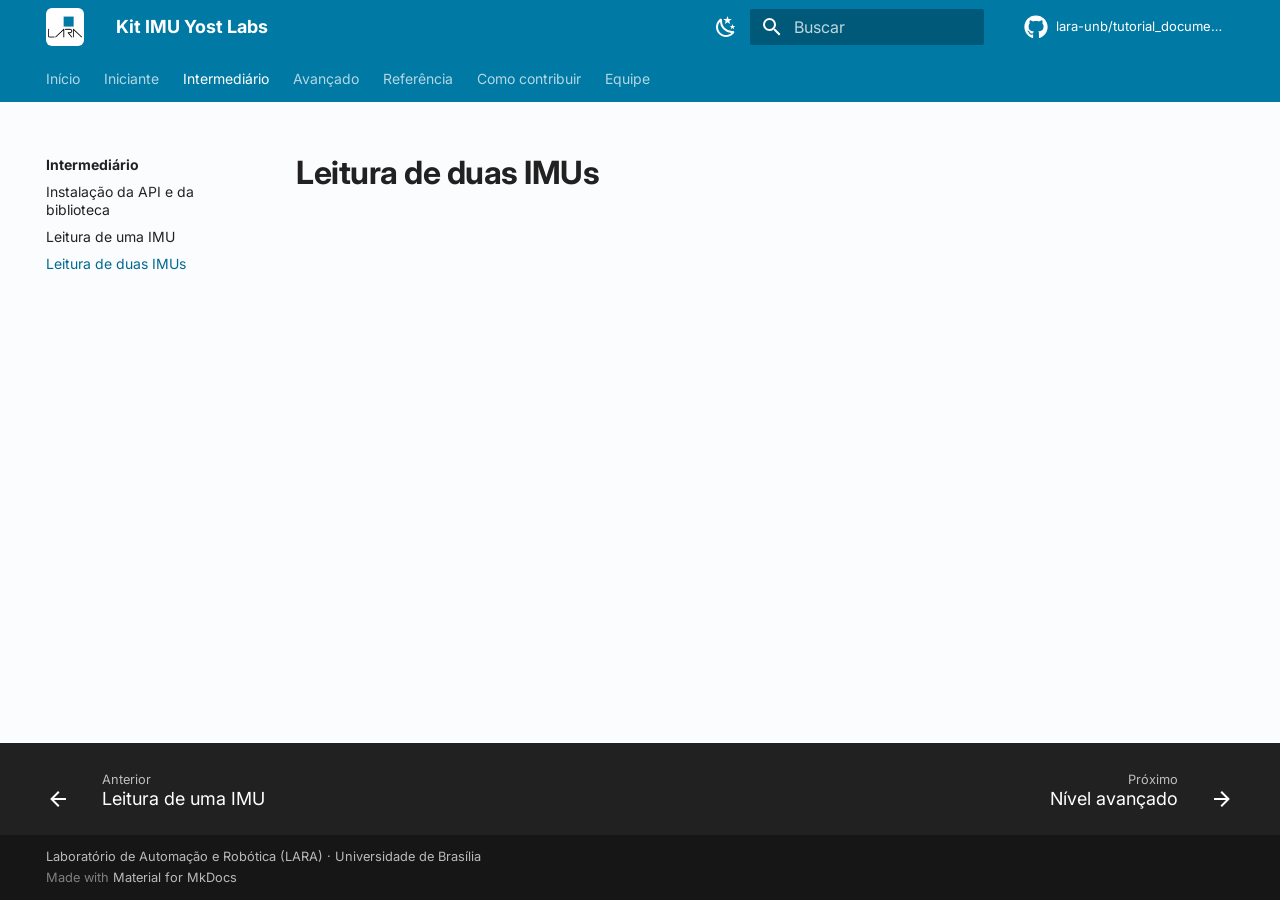
<file: intermediario/duas-imus/index.html>
<!doctype html>
<html lang="pt" class="no-js">
  <head>
    
      <meta charset="utf-8">
      <meta name="viewport" content="width=device-width,initial-scale=1">
      
        <meta name="description" content="Documentação do kit de IMUs 3-Space (Yost Labs) do Laboratório de Automação e Robótica da Universidade de Brasília.">
      
      
        <meta name="author" content="Squad IMU · LARA/UnB">
      
      
        <link rel="canonical" href="https://lara-unb.github.io/tutorial_documentacao_imu/intermediario/duas-imus/">
      
      
        <link rel="prev" href="../uma-imu/">
      
      
        <link rel="next" href="../../avancado/">
      
      
        
      
      
      <link rel="icon" href="../../assets/favicon.png">
      <meta name="generator" content="mkdocs-1.6.1, mkdocs-material-9.7.7">
    
    
      
        <title>Leitura de duas IMUs - Kit IMU Yost Labs</title>
      
    
    
      <link rel="stylesheet" href="../../assets/stylesheets/main.ec1eaa64.min.css">
      
        
        <link rel="stylesheet" href="../../assets/stylesheets/palette.ab4e12ef.min.css">
      
      


    
    
      
    
    
      
        
        
        <link rel="preconnect" href="https://fonts.gstatic.com" crossorigin>
        <link rel="stylesheet" href="https://fonts.googleapis.com/css?family=Inter:300,300i,400,400i,700,700i%7CJetBrains+Mono:400,400i,700,700i&display=fallback">
        <style>:root{--md-text-font:"Inter";--md-code-font:"JetBrains Mono"}</style>
      
    
    
      <link rel="stylesheet" href="../../assets/extra.css">
    
    <script>__md_scope=new URL("../..",location),__md_hash=e=>[...e].reduce(((e,_)=>(e<<5)-e+_.charCodeAt(0)),0),__md_get=(e,_=localStorage,t=__md_scope)=>JSON.parse(_.getItem(t.pathname+"."+e)),__md_set=(e,_,t=localStorage,a=__md_scope)=>{try{t.setItem(a.pathname+"."+e,JSON.stringify(_))}catch(e){}}</script>
    
      

    
    
  </head>
  
  
    
    
      
    
    
    
    
    <body dir="ltr" data-md-color-scheme="default" data-md-color-primary="custom" data-md-color-accent="custom">
  
    
    <input class="md-toggle" data-md-toggle="drawer" type="checkbox" id="__drawer" autocomplete="off">
    <input class="md-toggle" data-md-toggle="search" type="checkbox" id="__search" autocomplete="off">
    <label class="md-overlay" for="__drawer"></label>
    <div data-md-component="skip">
      
        
        <a href="#leitura-de-duas-imus" class="md-skip">
          Pular para conteúdo
        </a>
      
    </div>
    <div data-md-component="announce">
      
    </div>
    
    
      

<header class="md-header" data-md-component="header">
  <nav class="md-header__inner md-grid" aria-label="Cabeçalho">
    <a href="../.." title="Kit IMU Yost Labs" class="md-header__button md-logo" aria-label="Kit IMU Yost Labs" data-md-component="logo">
      
  <img src="../../assets/logo.png" alt="logo">

    </a>
    <label class="md-header__button md-icon" for="__drawer">
      
      <svg xmlns="http://www.w3.org/2000/svg" viewBox="0 0 24 24"><path d="M3 6h18v2H3zm0 5h18v2H3zm0 5h18v2H3z"/></svg>
    </label>
    <div class="md-header__title" data-md-component="header-title">
      <div class="md-header__ellipsis">
        <div class="md-header__topic">
          <span class="md-ellipsis">
            Kit IMU Yost Labs
          </span>
        </div>
        <div class="md-header__topic" data-md-component="header-topic">
          <span class="md-ellipsis">
            
              Leitura de duas IMUs
            
          </span>
        </div>
      </div>
    </div>
    
      
        <form class="md-header__option" data-md-component="palette">
  
    
    
    
    <input class="md-option" data-md-color-media="(prefers-color-scheme: light)" data-md-color-scheme="default" data-md-color-primary="custom" data-md-color-accent="custom"  aria-label="Mudar para o tema escuro"  type="radio" name="__palette" id="__palette_0">
    
      <label class="md-header__button md-icon" title="Mudar para o tema escuro" for="__palette_1" hidden>
        <svg xmlns="http://www.w3.org/2000/svg" viewBox="0 0 24 24"><path d="m17.75 4.09-2.53 1.94.91 3.06-2.63-1.81-2.63 1.81.91-3.06-2.53-1.94L12.44 4l1.06-3 1.06 3zm3.5 6.91-1.64 1.25.59 1.98-1.7-1.17-1.7 1.17.59-1.98L15.75 11l2.06-.05L18.5 9l.69 1.95zm-2.28 4.95c.83-.08 1.72 1.1 1.19 1.85-.32.45-.66.87-1.08 1.27C15.17 23 8.84 23 4.94 19.07c-3.91-3.9-3.91-10.24 0-14.14.4-.4.82-.76 1.27-1.08.75-.53 1.93.36 1.85 1.19-.27 2.86.69 5.83 2.89 8.02a9.96 9.96 0 0 0 8.02 2.89m-1.64 2.02a12.08 12.08 0 0 1-7.8-3.47c-2.17-2.19-3.33-5-3.49-7.82-2.81 3.14-2.7 7.96.31 10.98 3.02 3.01 7.84 3.12 10.98.31"/></svg>
      </label>
    
  
    
    
    
    <input class="md-option" data-md-color-media="(prefers-color-scheme: dark)" data-md-color-scheme="slate" data-md-color-primary="custom" data-md-color-accent="custom"  aria-label="Mudar para o tema claro"  type="radio" name="__palette" id="__palette_1">
    
      <label class="md-header__button md-icon" title="Mudar para o tema claro" for="__palette_0" hidden>
        <svg xmlns="http://www.w3.org/2000/svg" viewBox="0 0 24 24"><path d="M12 7a5 5 0 0 1 5 5 5 5 0 0 1-5 5 5 5 0 0 1-5-5 5 5 0 0 1 5-5m0 2a3 3 0 0 0-3 3 3 3 0 0 0 3 3 3 3 0 0 0 3-3 3 3 0 0 0-3-3m0-7 2.39 3.42C13.65 5.15 12.84 5 12 5s-1.65.15-2.39.42zM3.34 7l4.16-.35A7.2 7.2 0 0 0 5.94 8.5c-.44.74-.69 1.5-.83 2.29zm.02 10 1.76-3.77a7.131 7.131 0 0 0 2.38 4.14zM20.65 7l-1.77 3.79a7.02 7.02 0 0 0-2.38-4.15zm-.01 10-4.14.36c.59-.51 1.12-1.14 1.54-1.86.42-.73.69-1.5.83-2.29zM12 22l-2.41-3.44c.74.27 1.55.44 2.41.44.82 0 1.63-.17 2.37-.44z"/></svg>
      </label>
    
  
</form>
      
    
    
      <script>var palette=__md_get("__palette");if(palette&&palette.color){if("(prefers-color-scheme)"===palette.color.media){var media=matchMedia("(prefers-color-scheme: light)"),input=document.querySelector(media.matches?"[data-md-color-media='(prefers-color-scheme: light)']":"[data-md-color-media='(prefers-color-scheme: dark)']");palette.color.media=input.getAttribute("data-md-color-media"),palette.color.scheme=input.getAttribute("data-md-color-scheme"),palette.color.primary=input.getAttribute("data-md-color-primary"),palette.color.accent=input.getAttribute("data-md-color-accent")}for(var[key,value]of Object.entries(palette.color))document.body.setAttribute("data-md-color-"+key,value)}</script>
    
    
    
      
      
        <label class="md-header__button md-icon" for="__search">
          
          <svg xmlns="http://www.w3.org/2000/svg" viewBox="0 0 24 24"><path d="M9.5 3A6.5 6.5 0 0 1 16 9.5c0 1.61-.59 3.09-1.56 4.23l.27.27h.79l5 5-1.5 1.5-5-5v-.79l-.27-.27A6.52 6.52 0 0 1 9.5 16 6.5 6.5 0 0 1 3 9.5 6.5 6.5 0 0 1 9.5 3m0 2C7 5 5 7 5 9.5S7 14 9.5 14 14 12 14 9.5 12 5 9.5 5"/></svg>
        </label>
        <div class="md-search" data-md-component="search" role="dialog">
  <label class="md-search__overlay" for="__search"></label>
  <div class="md-search__inner" role="search">
    <form class="md-search__form" name="search">
      <input type="text" class="md-search__input" name="query" aria-label="Buscar" placeholder="Buscar" autocapitalize="off" autocorrect="off" autocomplete="off" spellcheck="false" data-md-component="search-query" required>
      <label class="md-search__icon md-icon" for="__search">
        
        <svg xmlns="http://www.w3.org/2000/svg" viewBox="0 0 24 24"><path d="M9.5 3A6.5 6.5 0 0 1 16 9.5c0 1.61-.59 3.09-1.56 4.23l.27.27h.79l5 5-1.5 1.5-5-5v-.79l-.27-.27A6.52 6.52 0 0 1 9.5 16 6.5 6.5 0 0 1 3 9.5 6.5 6.5 0 0 1 9.5 3m0 2C7 5 5 7 5 9.5S7 14 9.5 14 14 12 14 9.5 12 5 9.5 5"/></svg>
        
        <svg xmlns="http://www.w3.org/2000/svg" viewBox="0 0 24 24"><path d="M20 11v2H8l5.5 5.5-1.42 1.42L4.16 12l7.92-7.92L13.5 5.5 8 11z"/></svg>
      </label>
      <nav class="md-search__options" aria-label="Pesquisar">
        
        <button type="reset" class="md-search__icon md-icon" title="Limpar" aria-label="Limpar" tabindex="-1">
          
          <svg xmlns="http://www.w3.org/2000/svg" viewBox="0 0 24 24"><path d="M19 6.41 17.59 5 12 10.59 6.41 5 5 6.41 10.59 12 5 17.59 6.41 19 12 13.41 17.59 19 19 17.59 13.41 12z"/></svg>
        </button>
      </nav>
      
        <div class="md-search__suggest" data-md-component="search-suggest"></div>
      
    </form>
    <div class="md-search__output">
      <div class="md-search__scrollwrap" tabindex="0" data-md-scrollfix>
        <div class="md-search-result" data-md-component="search-result">
          <div class="md-search-result__meta">
            Inicializando busca
          </div>
          <ol class="md-search-result__list" role="presentation"></ol>
        </div>
      </div>
    </div>
  </div>
</div>
      
    
    
      <div class="md-header__source">
        <a href="https://github.com/lara-unb/tutorial_documentacao_imu" title="Ir para repositório" class="md-source" data-md-component="source">
  <div class="md-source__icon md-icon">
    
    <svg xmlns="http://www.w3.org/2000/svg" viewBox="0 0 512 512"><!--! Font Awesome Free 7.1.0 by @fontawesome - https://fontawesome.com License - https://fontawesome.com/license/free (Icons: CC BY 4.0, Fonts: SIL OFL 1.1, Code: MIT License) Copyright 2025 Fonticons, Inc.--><path d="M173.9 397.4c0 2-2.3 3.6-5.2 3.6-3.3.3-5.6-1.3-5.6-3.6 0-2 2.3-3.6 5.2-3.6 3-.3 5.6 1.3 5.6 3.6m-31.1-4.5c-.7 2 1.3 4.3 4.3 4.9 2.6 1 5.6 0 6.2-2s-1.3-4.3-4.3-5.2c-2.6-.7-5.5.3-6.2 2.3m44.2-1.7c-2.9.7-4.9 2.6-4.6 4.9.3 2 2.9 3.3 5.9 2.6 2.9-.7 4.9-2.6 4.6-4.6-.3-1.9-3-3.2-5.9-2.9M252.8 8C114.1 8 8 113.3 8 252c0 110.9 69.8 205.8 169.5 239.2 12.8 2.3 17.3-5.6 17.3-12.1 0-6.2-.3-40.4-.3-61.4 0 0-70 15-84.7-29.8 0 0-11.4-29.1-27.8-36.6 0 0-22.9-15.7 1.6-15.4 0 0 24.9 2 38.6 25.8 21.9 38.6 58.6 27.5 72.9 20.9 2.3-16 8.8-27.1 16-33.7-55.9-6.2-112.3-14.3-112.3-110.5 0-27.5 7.6-41.3 23.6-58.9-2.6-6.5-11.1-33.3 2.6-67.9 20.9-6.5 69 27 69 27 20-5.6 41.5-8.5 62.8-8.5s42.8 2.9 62.8 8.5c0 0 48.1-33.6 69-27 13.7 34.7 5.2 61.4 2.6 67.9 16 17.7 25.8 31.5 25.8 58.9 0 96.5-58.9 104.2-114.8 110.5 9.2 7.9 17 22.9 17 46.4 0 33.7-.3 75.4-.3 83.6 0 6.5 4.6 14.4 17.3 12.1C436.2 457.8 504 362.9 504 252 504 113.3 391.5 8 252.8 8M105.2 352.9c-1.3 1-1 3.3.7 5.2 1.6 1.6 3.9 2.3 5.2 1 1.3-1 1-3.3-.7-5.2-1.6-1.6-3.9-2.3-5.2-1m-10.8-8.1c-.7 1.3.3 2.9 2.3 3.9 1.6 1 3.6.7 4.3-.7.7-1.3-.3-2.9-2.3-3.9-2-.6-3.6-.3-4.3.7m32.4 35.6c-1.6 1.3-1 4.3 1.3 6.2 2.3 2.3 5.2 2.6 6.5 1 1.3-1.3.7-4.3-1.3-6.2-2.2-2.3-5.2-2.6-6.5-1m-11.4-14.7c-1.6 1-1.6 3.6 0 5.9s4.3 3.3 5.6 2.3c1.6-1.3 1.6-3.9 0-6.2-1.4-2.3-4-3.3-5.6-2"/></svg>
  </div>
  <div class="md-source__repository">
    lara-unb/tutorial_documentacao_imu
  </div>
</a>
      </div>
    
  </nav>
  
</header>
    
    <div class="md-container" data-md-component="container">
      
      
        
          
            
<nav class="md-tabs" aria-label="Abas" data-md-component="tabs">
  <div class="md-grid">
    <ul class="md-tabs__list">
      
        
  
  
  
  
    <li class="md-tabs__item">
      <a href="../.." class="md-tabs__link">
        
  
  
    
  
  Início

      </a>
    </li>
  

      
        
  
  
  
  
    
    
      <li class="md-tabs__item">
        <a href="../../iniciante/" class="md-tabs__link">
          
  
  
    
  
  Iniciante

        </a>
      </li>
    
  

      
        
  
  
  
    
  
  
    
    
      <li class="md-tabs__item md-tabs__item--active">
        <a href="../" class="md-tabs__link">
          
  
  
    
  
  Intermediário

        </a>
      </li>
    
  

      
        
  
  
  
  
    
    
      <li class="md-tabs__item">
        <a href="../../avancado/" class="md-tabs__link">
          
  
  
    
  
  Avançado

        </a>
      </li>
    
  

      
        
  
  
  
  
    <li class="md-tabs__item">
      <a href="../../referencia/" class="md-tabs__link">
        
  
  
    
  
  Referência

      </a>
    </li>
  

      
        
  
  
  
  
    <li class="md-tabs__item">
      <a href="../../contribuir/" class="md-tabs__link">
        
  
  
    
  
  Como contribuir

      </a>
    </li>
  

      
        
  
  
  
  
    <li class="md-tabs__item">
      <a href="../../equipe/" class="md-tabs__link">
        
  
  
    
  
  Equipe

      </a>
    </li>
  

      
    </ul>
  </div>
</nav>
          
        
      
      <main class="md-main" data-md-component="main">
        <div class="md-main__inner md-grid">
          
            
              
              <div class="md-sidebar md-sidebar--primary" data-md-component="sidebar" data-md-type="navigation" >
                <div class="md-sidebar__scrollwrap">
                  <div class="md-sidebar__inner">
                    


  


<nav class="md-nav md-nav--primary md-nav--lifted" aria-label="Navegação" data-md-level="0">
  <label class="md-nav__title" for="__drawer">
    <a href="../.." title="Kit IMU Yost Labs" class="md-nav__button md-logo" aria-label="Kit IMU Yost Labs" data-md-component="logo">
      
  <img src="../../assets/logo.png" alt="logo">

    </a>
    Kit IMU Yost Labs
  </label>
  
    <div class="md-nav__source">
      <a href="https://github.com/lara-unb/tutorial_documentacao_imu" title="Ir para repositório" class="md-source" data-md-component="source">
  <div class="md-source__icon md-icon">
    
    <svg xmlns="http://www.w3.org/2000/svg" viewBox="0 0 512 512"><!--! Font Awesome Free 7.1.0 by @fontawesome - https://fontawesome.com License - https://fontawesome.com/license/free (Icons: CC BY 4.0, Fonts: SIL OFL 1.1, Code: MIT License) Copyright 2025 Fonticons, Inc.--><path d="M173.9 397.4c0 2-2.3 3.6-5.2 3.6-3.3.3-5.6-1.3-5.6-3.6 0-2 2.3-3.6 5.2-3.6 3-.3 5.6 1.3 5.6 3.6m-31.1-4.5c-.7 2 1.3 4.3 4.3 4.9 2.6 1 5.6 0 6.2-2s-1.3-4.3-4.3-5.2c-2.6-.7-5.5.3-6.2 2.3m44.2-1.7c-2.9.7-4.9 2.6-4.6 4.9.3 2 2.9 3.3 5.9 2.6 2.9-.7 4.9-2.6 4.6-4.6-.3-1.9-3-3.2-5.9-2.9M252.8 8C114.1 8 8 113.3 8 252c0 110.9 69.8 205.8 169.5 239.2 12.8 2.3 17.3-5.6 17.3-12.1 0-6.2-.3-40.4-.3-61.4 0 0-70 15-84.7-29.8 0 0-11.4-29.1-27.8-36.6 0 0-22.9-15.7 1.6-15.4 0 0 24.9 2 38.6 25.8 21.9 38.6 58.6 27.5 72.9 20.9 2.3-16 8.8-27.1 16-33.7-55.9-6.2-112.3-14.3-112.3-110.5 0-27.5 7.6-41.3 23.6-58.9-2.6-6.5-11.1-33.3 2.6-67.9 20.9-6.5 69 27 69 27 20-5.6 41.5-8.5 62.8-8.5s42.8 2.9 62.8 8.5c0 0 48.1-33.6 69-27 13.7 34.7 5.2 61.4 2.6 67.9 16 17.7 25.8 31.5 25.8 58.9 0 96.5-58.9 104.2-114.8 110.5 9.2 7.9 17 22.9 17 46.4 0 33.7-.3 75.4-.3 83.6 0 6.5 4.6 14.4 17.3 12.1C436.2 457.8 504 362.9 504 252 504 113.3 391.5 8 252.8 8M105.2 352.9c-1.3 1-1 3.3.7 5.2 1.6 1.6 3.9 2.3 5.2 1 1.3-1 1-3.3-.7-5.2-1.6-1.6-3.9-2.3-5.2-1m-10.8-8.1c-.7 1.3.3 2.9 2.3 3.9 1.6 1 3.6.7 4.3-.7.7-1.3-.3-2.9-2.3-3.9-2-.6-3.6-.3-4.3.7m32.4 35.6c-1.6 1.3-1 4.3 1.3 6.2 2.3 2.3 5.2 2.6 6.5 1 1.3-1.3.7-4.3-1.3-6.2-2.2-2.3-5.2-2.6-6.5-1m-11.4-14.7c-1.6 1-1.6 3.6 0 5.9s4.3 3.3 5.6 2.3c1.6-1.3 1.6-3.9 0-6.2-1.4-2.3-4-3.3-5.6-2"/></svg>
  </div>
  <div class="md-source__repository">
    lara-unb/tutorial_documentacao_imu
  </div>
</a>
    </div>
  
  <ul class="md-nav__list" data-md-scrollfix>
    
      
      
  
  
  
  
    <li class="md-nav__item">
      <a href="../.." class="md-nav__link">
        
  
  
  <span class="md-ellipsis">
    
  
    Início
  

    
  </span>
  
  

      </a>
    </li>
  

    
      
      
  
  
  
  
    
    
      
        
          
        
      
        
      
    
    
    
      
      
        
      
    
    
    <li class="md-nav__item md-nav__item--nested">
      
        
        
        <input class="md-nav__toggle md-toggle " type="checkbox" id="__nav_2" >
        
          
          <div class="md-nav__link md-nav__container">
            <a href="../../iniciante/" class="md-nav__link ">
              
  
  
  <span class="md-ellipsis">
    
  
    Iniciante
  

    
  </span>
  
  

            </a>
            
              
              <label class="md-nav__link " for="__nav_2" id="__nav_2_label" tabindex="0">
                <span class="md-nav__icon md-icon"></span>
              </label>
            
          </div>
        
        <nav class="md-nav" data-md-level="1" aria-labelledby="__nav_2_label" aria-expanded="false">
          <label class="md-nav__title" for="__nav_2">
            <span class="md-nav__icon md-icon"></span>
            
  
    Iniciante
  

          </label>
          <ul class="md-nav__list" data-md-scrollfix>
            
              
            
              
                
  
  
  
  
    <li class="md-nav__item">
      <a href="../../tutoriais/primeira_coleta/primeira_coleta_tutorial/" class="md-nav__link">
        
  
  
  <span class="md-ellipsis">
    
  
    Primeira coleta
  

    
  </span>
  
  

      </a>
    </li>
  

              
            
          </ul>
        </nav>
      
    </li>
  

    
      
      
  
  
    
  
  
  
    
    
      
        
          
        
      
        
      
        
      
        
      
    
    
    
      
        
        
      
      
        
      
    
    
    <li class="md-nav__item md-nav__item--active md-nav__item--section md-nav__item--nested">
      
        
        
        <input class="md-nav__toggle md-toggle " type="checkbox" id="__nav_3" checked>
        
          
          <div class="md-nav__link md-nav__container">
            <a href="../" class="md-nav__link ">
              
  
  
  <span class="md-ellipsis">
    
  
    Intermediário
  

    
  </span>
  
  

            </a>
            
              
              <label class="md-nav__link " for="__nav_3" id="__nav_3_label" tabindex="">
                <span class="md-nav__icon md-icon"></span>
              </label>
            
          </div>
        
        <nav class="md-nav" data-md-level="1" aria-labelledby="__nav_3_label" aria-expanded="true">
          <label class="md-nav__title" for="__nav_3">
            <span class="md-nav__icon md-icon"></span>
            
  
    Intermediário
  

          </label>
          <ul class="md-nav__list" data-md-scrollfix>
            
              
            
              
                
  
  
  
  
    <li class="md-nav__item">
      <a href="../instalacao/" class="md-nav__link">
        
  
  
  <span class="md-ellipsis">
    
  
    Instalação da API e da biblioteca
  

    
  </span>
  
  

      </a>
    </li>
  

              
            
              
                
  
  
  
  
    <li class="md-nav__item">
      <a href="../uma-imu/" class="md-nav__link">
        
  
  
  <span class="md-ellipsis">
    
  
    Leitura de uma IMU
  

    
  </span>
  
  

      </a>
    </li>
  

              
            
              
                
  
  
    
  
  
  
    <li class="md-nav__item md-nav__item--active">
      
      <input class="md-nav__toggle md-toggle" type="checkbox" id="__toc">
      
      
        
      
      
      <a href="./" class="md-nav__link md-nav__link--active">
        
  
  
  <span class="md-ellipsis">
    
  
    Leitura de duas IMUs
  

    
  </span>
  
  

      </a>
      
    </li>
  

              
            
          </ul>
        </nav>
      
    </li>
  

    
      
      
  
  
  
  
    
    
      
        
          
        
      
        
      
        
      
        
      
    
    
    
      
      
        
      
    
    
    <li class="md-nav__item md-nav__item--nested">
      
        
        
        <input class="md-nav__toggle md-toggle " type="checkbox" id="__nav_4" >
        
          
          <div class="md-nav__link md-nav__container">
            <a href="../../avancado/" class="md-nav__link ">
              
  
  
  <span class="md-ellipsis">
    
  
    Avançado
  

    
  </span>
  
  

            </a>
            
              
              <label class="md-nav__link " for="__nav_4" id="__nav_4_label" tabindex="0">
                <span class="md-nav__icon md-icon"></span>
              </label>
            
          </div>
        
        <nav class="md-nav" data-md-level="1" aria-labelledby="__nav_4_label" aria-expanded="false">
          <label class="md-nav__title" for="__nav_4">
            <span class="md-nav__icon md-icon"></span>
            
  
    Avançado
  

          </label>
          <ul class="md-nav__list" data-md-scrollfix>
            
              
            
              
                
  
  
  
  
    <li class="md-nav__item">
      <a href="../../avancado/opensense/" class="md-nav__link">
        
  
  
  <span class="md-ellipsis">
    
  
    Várias IMUs com OpenSense
  

    
  </span>
  
  

      </a>
    </li>
  

              
            
              
                
  
  
  
  
    <li class="md-nav__item">
      <a href="../../avancado/ros/" class="md-nav__link">
        
  
  
  <span class="md-ellipsis">
    
  
    IMU no ROS
  

    
  </span>
  
  

      </a>
    </li>
  

              
            
              
                
  
  
  
  
    <li class="md-nav__item">
      <a href="../../avancado/estimulador/" class="md-nav__link">
        
  
  
  <span class="md-ellipsis">
    
  
    IMU com o estimulador
  

    
  </span>
  
  

      </a>
    </li>
  

              
            
          </ul>
        </nav>
      
    </li>
  

    
      
      
  
  
  
  
    <li class="md-nav__item">
      <a href="../../referencia/" class="md-nav__link">
        
  
  
  <span class="md-ellipsis">
    
  
    Referência
  

    
  </span>
  
  

      </a>
    </li>
  

    
      
      
  
  
  
  
    <li class="md-nav__item">
      <a href="../../contribuir/" class="md-nav__link">
        
  
  
  <span class="md-ellipsis">
    
  
    Como contribuir
  

    
  </span>
  
  

      </a>
    </li>
  

    
      
      
  
  
  
  
    <li class="md-nav__item">
      <a href="../../equipe/" class="md-nav__link">
        
  
  
  <span class="md-ellipsis">
    
  
    Equipe
  

    
  </span>
  
  

      </a>
    </li>
  

    
  </ul>
</nav>
                  </div>
                </div>
              </div>
            
            
              
              <div class="md-sidebar md-sidebar--secondary" data-md-component="sidebar" data-md-type="toc" >
                <div class="md-sidebar__scrollwrap">
                  <div class="md-sidebar__inner">
                    

<nav class="md-nav md-nav--secondary" aria-label="Índice">
  
  
  
    
  
  
</nav>
                  </div>
                </div>
              </div>
            
          
          
            <div class="md-content" data-md-component="content">
              
              <article class="md-content__inner md-typeset">
                
                  



<h1 id="leitura-de-duas-imus">Leitura de duas IMUs<a class="headerlink" href="#leitura-de-duas-imus" title="Permanent link">&para;</a></h1>












                
              </article>
            </div>
          
          
<script>var target=document.getElementById(location.hash.slice(1));target&&target.name&&(target.checked=target.name.startsWith("__tabbed_"))</script>
        </div>
        
          <button type="button" class="md-top md-icon" data-md-component="top" hidden>
  
  <svg xmlns="http://www.w3.org/2000/svg" viewBox="0 0 24 24"><path d="M13 20h-2V8l-5.5 5.5-1.42-1.42L12 4.16l7.92 7.92-1.42 1.42L13 8z"/></svg>
  Voltar para o topo
</button>
        
      </main>
      
        <footer class="md-footer">
  
    
      
      <nav class="md-footer__inner md-grid" aria-label="Rodapé" >
        
          
          <a href="../uma-imu/" class="md-footer__link md-footer__link--prev" aria-label="Anterior: Leitura de uma IMU">
            <div class="md-footer__button md-icon">
              
              <svg xmlns="http://www.w3.org/2000/svg" viewBox="0 0 24 24"><path d="M20 11v2H8l5.5 5.5-1.42 1.42L4.16 12l7.92-7.92L13.5 5.5 8 11z"/></svg>
            </div>
            <div class="md-footer__title">
              <span class="md-footer__direction">
                Anterior
              </span>
              <div class="md-ellipsis">
                Leitura de uma IMU
              </div>
            </div>
          </a>
        
        
          
          <a href="../../avancado/" class="md-footer__link md-footer__link--next" aria-label="Próximo: Nível avançado">
            <div class="md-footer__title">
              <span class="md-footer__direction">
                Próximo
              </span>
              <div class="md-ellipsis">
                Nível avançado
              </div>
            </div>
            <div class="md-footer__button md-icon">
              
              <svg xmlns="http://www.w3.org/2000/svg" viewBox="0 0 24 24"><path d="M4 11v2h12l-5.5 5.5 1.42 1.42L19.84 12l-7.92-7.92L10.5 5.5 16 11z"/></svg>
            </div>
          </a>
        
      </nav>
    
  
  <div class="md-footer-meta md-typeset">
    <div class="md-footer-meta__inner md-grid">
      <div class="md-copyright">
  
    <div class="md-copyright__highlight">
      Laboratório de Automação e Robótica (LARA) · Universidade de Brasília
    </div>
  
  
    Made with
    <a href="https://squidfunk.github.io/mkdocs-material/" target="_blank" rel="noopener">
      Material for MkDocs
    </a>
  
</div>
      
    </div>
  </div>
</footer>
      
    </div>
    <div class="md-dialog" data-md-component="dialog">
      <div class="md-dialog__inner md-typeset"></div>
    </div>
    
    
    
      
      
      <script id="__config" type="application/json">{"annotate": null, "base": "../..", "features": ["navigation.tabs", "navigation.sections", "navigation.top", "navigation.indexes", "navigation.footer", "toc.follow", "search.suggest", "search.highlight", "content.code.copy"], "search": "../../assets/javascripts/workers/search.2c215733.min.js", "tags": null, "translations": {"clipboard.copied": "Copiado para \u00e1rea de transfer\u00eancia", "clipboard.copy": "Copiar para \u00e1rea de transfer\u00eancia", "search.result.more.one": "mais 1 nesta p\u00e1gina", "search.result.more.other": "# mais nesta p\u00e1gina", "search.result.none": "Nenhum documento encontrado", "search.result.one": "1 documento encontrado", "search.result.other": "# documentos encontrados", "search.result.placeholder": "Digite para iniciar a busca", "search.result.term.missing": "Ausente", "select.version": "Selecione a vers\u00e3o"}, "version": null}</script>
    
    
      <script src="../../assets/javascripts/bundle.d7400e89.min.js"></script>
      
    
  </body>
</html>
</file>
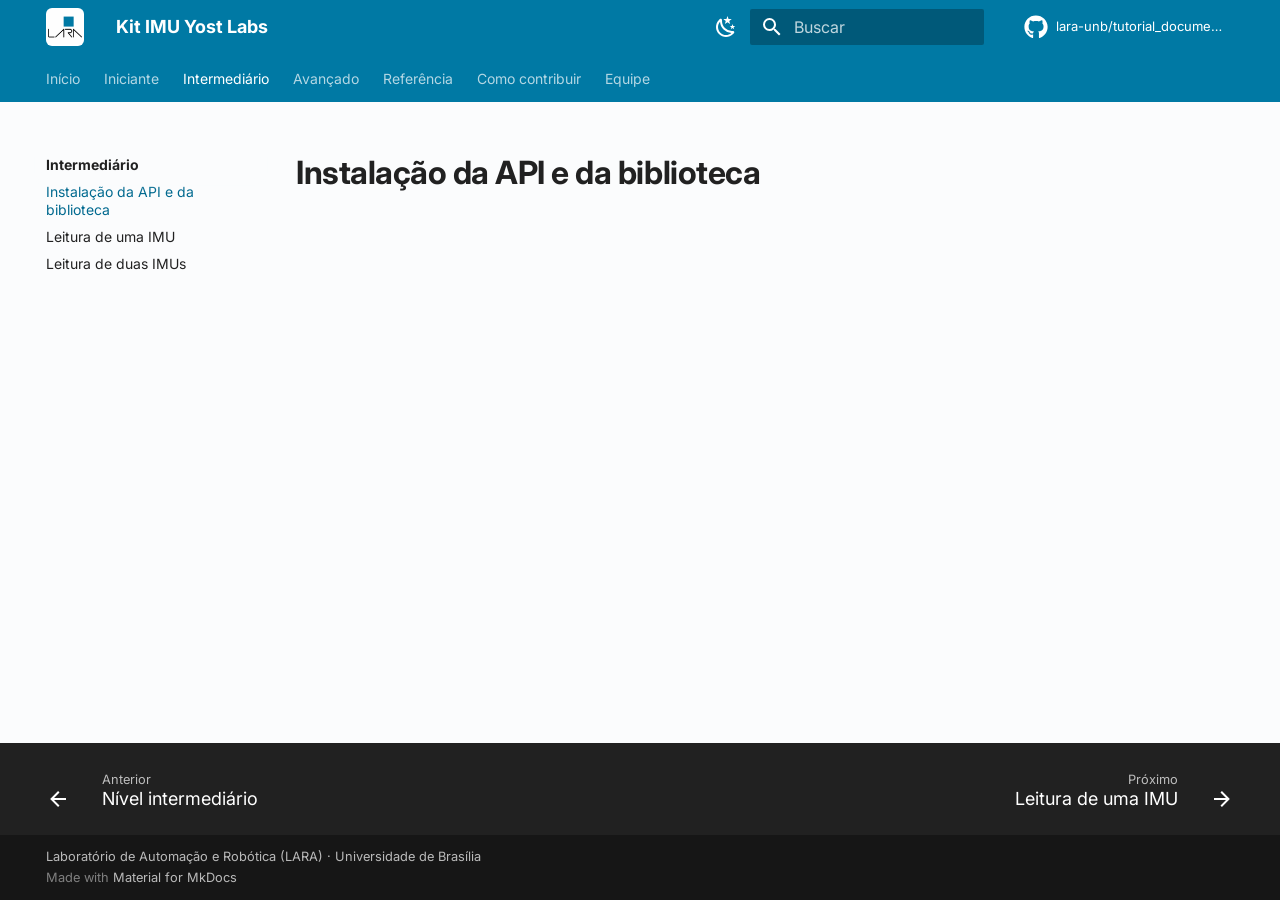
<file: intermediario/instalacao/index.html>
<!doctype html>
<html lang="pt" class="no-js">
  <head>
    
      <meta charset="utf-8">
      <meta name="viewport" content="width=device-width,initial-scale=1">
      
        <meta name="description" content="Documentação do kit de IMUs 3-Space (Yost Labs) do Laboratório de Automação e Robótica da Universidade de Brasília.">
      
      
        <meta name="author" content="Squad IMU · LARA/UnB">
      
      
        <link rel="canonical" href="https://lara-unb.github.io/tutorial_documentacao_imu/intermediario/instalacao/">
      
      
        <link rel="prev" href="../">
      
      
        <link rel="next" href="../uma-imu/">
      
      
        
      
      
      <link rel="icon" href="../../assets/favicon.png">
      <meta name="generator" content="mkdocs-1.6.1, mkdocs-material-9.7.7">
    
    
      
        <title>Instalação da API e da biblioteca - Kit IMU Yost Labs</title>
      
    
    
      <link rel="stylesheet" href="../../assets/stylesheets/main.ec1eaa64.min.css">
      
        
        <link rel="stylesheet" href="../../assets/stylesheets/palette.ab4e12ef.min.css">
      
      


    
    
      
    
    
      
        
        
        <link rel="preconnect" href="https://fonts.gstatic.com" crossorigin>
        <link rel="stylesheet" href="https://fonts.googleapis.com/css?family=Inter:300,300i,400,400i,700,700i%7CJetBrains+Mono:400,400i,700,700i&display=fallback">
        <style>:root{--md-text-font:"Inter";--md-code-font:"JetBrains Mono"}</style>
      
    
    
      <link rel="stylesheet" href="../../assets/extra.css">
    
    <script>__md_scope=new URL("../..",location),__md_hash=e=>[...e].reduce(((e,_)=>(e<<5)-e+_.charCodeAt(0)),0),__md_get=(e,_=localStorage,t=__md_scope)=>JSON.parse(_.getItem(t.pathname+"."+e)),__md_set=(e,_,t=localStorage,a=__md_scope)=>{try{t.setItem(a.pathname+"."+e,JSON.stringify(_))}catch(e){}}</script>
    
      

    
    
  </head>
  
  
    
    
      
    
    
    
    
    <body dir="ltr" data-md-color-scheme="default" data-md-color-primary="custom" data-md-color-accent="custom">
  
    
    <input class="md-toggle" data-md-toggle="drawer" type="checkbox" id="__drawer" autocomplete="off">
    <input class="md-toggle" data-md-toggle="search" type="checkbox" id="__search" autocomplete="off">
    <label class="md-overlay" for="__drawer"></label>
    <div data-md-component="skip">
      
        
        <a href="#instalacao-da-api-e-da-biblioteca" class="md-skip">
          Pular para conteúdo
        </a>
      
    </div>
    <div data-md-component="announce">
      
    </div>
    
    
      

<header class="md-header" data-md-component="header">
  <nav class="md-header__inner md-grid" aria-label="Cabeçalho">
    <a href="../.." title="Kit IMU Yost Labs" class="md-header__button md-logo" aria-label="Kit IMU Yost Labs" data-md-component="logo">
      
  <img src="../../assets/logo.png" alt="logo">

    </a>
    <label class="md-header__button md-icon" for="__drawer">
      
      <svg xmlns="http://www.w3.org/2000/svg" viewBox="0 0 24 24"><path d="M3 6h18v2H3zm0 5h18v2H3zm0 5h18v2H3z"/></svg>
    </label>
    <div class="md-header__title" data-md-component="header-title">
      <div class="md-header__ellipsis">
        <div class="md-header__topic">
          <span class="md-ellipsis">
            Kit IMU Yost Labs
          </span>
        </div>
        <div class="md-header__topic" data-md-component="header-topic">
          <span class="md-ellipsis">
            
              Instalação da API e da biblioteca
            
          </span>
        </div>
      </div>
    </div>
    
      
        <form class="md-header__option" data-md-component="palette">
  
    
    
    
    <input class="md-option" data-md-color-media="(prefers-color-scheme: light)" data-md-color-scheme="default" data-md-color-primary="custom" data-md-color-accent="custom"  aria-label="Mudar para o tema escuro"  type="radio" name="__palette" id="__palette_0">
    
      <label class="md-header__button md-icon" title="Mudar para o tema escuro" for="__palette_1" hidden>
        <svg xmlns="http://www.w3.org/2000/svg" viewBox="0 0 24 24"><path d="m17.75 4.09-2.53 1.94.91 3.06-2.63-1.81-2.63 1.81.91-3.06-2.53-1.94L12.44 4l1.06-3 1.06 3zm3.5 6.91-1.64 1.25.59 1.98-1.7-1.17-1.7 1.17.59-1.98L15.75 11l2.06-.05L18.5 9l.69 1.95zm-2.28 4.95c.83-.08 1.72 1.1 1.19 1.85-.32.45-.66.87-1.08 1.27C15.17 23 8.84 23 4.94 19.07c-3.91-3.9-3.91-10.24 0-14.14.4-.4.82-.76 1.27-1.08.75-.53 1.93.36 1.85 1.19-.27 2.86.69 5.83 2.89 8.02a9.96 9.96 0 0 0 8.02 2.89m-1.64 2.02a12.08 12.08 0 0 1-7.8-3.47c-2.17-2.19-3.33-5-3.49-7.82-2.81 3.14-2.7 7.96.31 10.98 3.02 3.01 7.84 3.12 10.98.31"/></svg>
      </label>
    
  
    
    
    
    <input class="md-option" data-md-color-media="(prefers-color-scheme: dark)" data-md-color-scheme="slate" data-md-color-primary="custom" data-md-color-accent="custom"  aria-label="Mudar para o tema claro"  type="radio" name="__palette" id="__palette_1">
    
      <label class="md-header__button md-icon" title="Mudar para o tema claro" for="__palette_0" hidden>
        <svg xmlns="http://www.w3.org/2000/svg" viewBox="0 0 24 24"><path d="M12 7a5 5 0 0 1 5 5 5 5 0 0 1-5 5 5 5 0 0 1-5-5 5 5 0 0 1 5-5m0 2a3 3 0 0 0-3 3 3 3 0 0 0 3 3 3 3 0 0 0 3-3 3 3 0 0 0-3-3m0-7 2.39 3.42C13.65 5.15 12.84 5 12 5s-1.65.15-2.39.42zM3.34 7l4.16-.35A7.2 7.2 0 0 0 5.94 8.5c-.44.74-.69 1.5-.83 2.29zm.02 10 1.76-3.77a7.131 7.131 0 0 0 2.38 4.14zM20.65 7l-1.77 3.79a7.02 7.02 0 0 0-2.38-4.15zm-.01 10-4.14.36c.59-.51 1.12-1.14 1.54-1.86.42-.73.69-1.5.83-2.29zM12 22l-2.41-3.44c.74.27 1.55.44 2.41.44.82 0 1.63-.17 2.37-.44z"/></svg>
      </label>
    
  
</form>
      
    
    
      <script>var palette=__md_get("__palette");if(palette&&palette.color){if("(prefers-color-scheme)"===palette.color.media){var media=matchMedia("(prefers-color-scheme: light)"),input=document.querySelector(media.matches?"[data-md-color-media='(prefers-color-scheme: light)']":"[data-md-color-media='(prefers-color-scheme: dark)']");palette.color.media=input.getAttribute("data-md-color-media"),palette.color.scheme=input.getAttribute("data-md-color-scheme"),palette.color.primary=input.getAttribute("data-md-color-primary"),palette.color.accent=input.getAttribute("data-md-color-accent")}for(var[key,value]of Object.entries(palette.color))document.body.setAttribute("data-md-color-"+key,value)}</script>
    
    
    
      
      
        <label class="md-header__button md-icon" for="__search">
          
          <svg xmlns="http://www.w3.org/2000/svg" viewBox="0 0 24 24"><path d="M9.5 3A6.5 6.5 0 0 1 16 9.5c0 1.61-.59 3.09-1.56 4.23l.27.27h.79l5 5-1.5 1.5-5-5v-.79l-.27-.27A6.52 6.52 0 0 1 9.5 16 6.5 6.5 0 0 1 3 9.5 6.5 6.5 0 0 1 9.5 3m0 2C7 5 5 7 5 9.5S7 14 9.5 14 14 12 14 9.5 12 5 9.5 5"/></svg>
        </label>
        <div class="md-search" data-md-component="search" role="dialog">
  <label class="md-search__overlay" for="__search"></label>
  <div class="md-search__inner" role="search">
    <form class="md-search__form" name="search">
      <input type="text" class="md-search__input" name="query" aria-label="Buscar" placeholder="Buscar" autocapitalize="off" autocorrect="off" autocomplete="off" spellcheck="false" data-md-component="search-query" required>
      <label class="md-search__icon md-icon" for="__search">
        
        <svg xmlns="http://www.w3.org/2000/svg" viewBox="0 0 24 24"><path d="M9.5 3A6.5 6.5 0 0 1 16 9.5c0 1.61-.59 3.09-1.56 4.23l.27.27h.79l5 5-1.5 1.5-5-5v-.79l-.27-.27A6.52 6.52 0 0 1 9.5 16 6.5 6.5 0 0 1 3 9.5 6.5 6.5 0 0 1 9.5 3m0 2C7 5 5 7 5 9.5S7 14 9.5 14 14 12 14 9.5 12 5 9.5 5"/></svg>
        
        <svg xmlns="http://www.w3.org/2000/svg" viewBox="0 0 24 24"><path d="M20 11v2H8l5.5 5.5-1.42 1.42L4.16 12l7.92-7.92L13.5 5.5 8 11z"/></svg>
      </label>
      <nav class="md-search__options" aria-label="Pesquisar">
        
        <button type="reset" class="md-search__icon md-icon" title="Limpar" aria-label="Limpar" tabindex="-1">
          
          <svg xmlns="http://www.w3.org/2000/svg" viewBox="0 0 24 24"><path d="M19 6.41 17.59 5 12 10.59 6.41 5 5 6.41 10.59 12 5 17.59 6.41 19 12 13.41 17.59 19 19 17.59 13.41 12z"/></svg>
        </button>
      </nav>
      
        <div class="md-search__suggest" data-md-component="search-suggest"></div>
      
    </form>
    <div class="md-search__output">
      <div class="md-search__scrollwrap" tabindex="0" data-md-scrollfix>
        <div class="md-search-result" data-md-component="search-result">
          <div class="md-search-result__meta">
            Inicializando busca
          </div>
          <ol class="md-search-result__list" role="presentation"></ol>
        </div>
      </div>
    </div>
  </div>
</div>
      
    
    
      <div class="md-header__source">
        <a href="https://github.com/lara-unb/tutorial_documentacao_imu" title="Ir para repositório" class="md-source" data-md-component="source">
  <div class="md-source__icon md-icon">
    
    <svg xmlns="http://www.w3.org/2000/svg" viewBox="0 0 512 512"><!--! Font Awesome Free 7.1.0 by @fontawesome - https://fontawesome.com License - https://fontawesome.com/license/free (Icons: CC BY 4.0, Fonts: SIL OFL 1.1, Code: MIT License) Copyright 2025 Fonticons, Inc.--><path d="M173.9 397.4c0 2-2.3 3.6-5.2 3.6-3.3.3-5.6-1.3-5.6-3.6 0-2 2.3-3.6 5.2-3.6 3-.3 5.6 1.3 5.6 3.6m-31.1-4.5c-.7 2 1.3 4.3 4.3 4.9 2.6 1 5.6 0 6.2-2s-1.3-4.3-4.3-5.2c-2.6-.7-5.5.3-6.2 2.3m44.2-1.7c-2.9.7-4.9 2.6-4.6 4.9.3 2 2.9 3.3 5.9 2.6 2.9-.7 4.9-2.6 4.6-4.6-.3-1.9-3-3.2-5.9-2.9M252.8 8C114.1 8 8 113.3 8 252c0 110.9 69.8 205.8 169.5 239.2 12.8 2.3 17.3-5.6 17.3-12.1 0-6.2-.3-40.4-.3-61.4 0 0-70 15-84.7-29.8 0 0-11.4-29.1-27.8-36.6 0 0-22.9-15.7 1.6-15.4 0 0 24.9 2 38.6 25.8 21.9 38.6 58.6 27.5 72.9 20.9 2.3-16 8.8-27.1 16-33.7-55.9-6.2-112.3-14.3-112.3-110.5 0-27.5 7.6-41.3 23.6-58.9-2.6-6.5-11.1-33.3 2.6-67.9 20.9-6.5 69 27 69 27 20-5.6 41.5-8.5 62.8-8.5s42.8 2.9 62.8 8.5c0 0 48.1-33.6 69-27 13.7 34.7 5.2 61.4 2.6 67.9 16 17.7 25.8 31.5 25.8 58.9 0 96.5-58.9 104.2-114.8 110.5 9.2 7.9 17 22.9 17 46.4 0 33.7-.3 75.4-.3 83.6 0 6.5 4.6 14.4 17.3 12.1C436.2 457.8 504 362.9 504 252 504 113.3 391.5 8 252.8 8M105.2 352.9c-1.3 1-1 3.3.7 5.2 1.6 1.6 3.9 2.3 5.2 1 1.3-1 1-3.3-.7-5.2-1.6-1.6-3.9-2.3-5.2-1m-10.8-8.1c-.7 1.3.3 2.9 2.3 3.9 1.6 1 3.6.7 4.3-.7.7-1.3-.3-2.9-2.3-3.9-2-.6-3.6-.3-4.3.7m32.4 35.6c-1.6 1.3-1 4.3 1.3 6.2 2.3 2.3 5.2 2.6 6.5 1 1.3-1.3.7-4.3-1.3-6.2-2.2-2.3-5.2-2.6-6.5-1m-11.4-14.7c-1.6 1-1.6 3.6 0 5.9s4.3 3.3 5.6 2.3c1.6-1.3 1.6-3.9 0-6.2-1.4-2.3-4-3.3-5.6-2"/></svg>
  </div>
  <div class="md-source__repository">
    lara-unb/tutorial_documentacao_imu
  </div>
</a>
      </div>
    
  </nav>
  
</header>
    
    <div class="md-container" data-md-component="container">
      
      
        
          
            
<nav class="md-tabs" aria-label="Abas" data-md-component="tabs">
  <div class="md-grid">
    <ul class="md-tabs__list">
      
        
  
  
  
  
    <li class="md-tabs__item">
      <a href="../.." class="md-tabs__link">
        
  
  
    
  
  Início

      </a>
    </li>
  

      
        
  
  
  
  
    
    
      <li class="md-tabs__item">
        <a href="../../iniciante/" class="md-tabs__link">
          
  
  
    
  
  Iniciante

        </a>
      </li>
    
  

      
        
  
  
  
    
  
  
    
    
      <li class="md-tabs__item md-tabs__item--active">
        <a href="../" class="md-tabs__link">
          
  
  
    
  
  Intermediário

        </a>
      </li>
    
  

      
        
  
  
  
  
    
    
      <li class="md-tabs__item">
        <a href="../../avancado/" class="md-tabs__link">
          
  
  
    
  
  Avançado

        </a>
      </li>
    
  

      
        
  
  
  
  
    <li class="md-tabs__item">
      <a href="../../referencia/" class="md-tabs__link">
        
  
  
    
  
  Referência

      </a>
    </li>
  

      
        
  
  
  
  
    <li class="md-tabs__item">
      <a href="../../contribuir/" class="md-tabs__link">
        
  
  
    
  
  Como contribuir

      </a>
    </li>
  

      
        
  
  
  
  
    <li class="md-tabs__item">
      <a href="../../equipe/" class="md-tabs__link">
        
  
  
    
  
  Equipe

      </a>
    </li>
  

      
    </ul>
  </div>
</nav>
          
        
      
      <main class="md-main" data-md-component="main">
        <div class="md-main__inner md-grid">
          
            
              
              <div class="md-sidebar md-sidebar--primary" data-md-component="sidebar" data-md-type="navigation" >
                <div class="md-sidebar__scrollwrap">
                  <div class="md-sidebar__inner">
                    


  


<nav class="md-nav md-nav--primary md-nav--lifted" aria-label="Navegação" data-md-level="0">
  <label class="md-nav__title" for="__drawer">
    <a href="../.." title="Kit IMU Yost Labs" class="md-nav__button md-logo" aria-label="Kit IMU Yost Labs" data-md-component="logo">
      
  <img src="../../assets/logo.png" alt="logo">

    </a>
    Kit IMU Yost Labs
  </label>
  
    <div class="md-nav__source">
      <a href="https://github.com/lara-unb/tutorial_documentacao_imu" title="Ir para repositório" class="md-source" data-md-component="source">
  <div class="md-source__icon md-icon">
    
    <svg xmlns="http://www.w3.org/2000/svg" viewBox="0 0 512 512"><!--! Font Awesome Free 7.1.0 by @fontawesome - https://fontawesome.com License - https://fontawesome.com/license/free (Icons: CC BY 4.0, Fonts: SIL OFL 1.1, Code: MIT License) Copyright 2025 Fonticons, Inc.--><path d="M173.9 397.4c0 2-2.3 3.6-5.2 3.6-3.3.3-5.6-1.3-5.6-3.6 0-2 2.3-3.6 5.2-3.6 3-.3 5.6 1.3 5.6 3.6m-31.1-4.5c-.7 2 1.3 4.3 4.3 4.9 2.6 1 5.6 0 6.2-2s-1.3-4.3-4.3-5.2c-2.6-.7-5.5.3-6.2 2.3m44.2-1.7c-2.9.7-4.9 2.6-4.6 4.9.3 2 2.9 3.3 5.9 2.6 2.9-.7 4.9-2.6 4.6-4.6-.3-1.9-3-3.2-5.9-2.9M252.8 8C114.1 8 8 113.3 8 252c0 110.9 69.8 205.8 169.5 239.2 12.8 2.3 17.3-5.6 17.3-12.1 0-6.2-.3-40.4-.3-61.4 0 0-70 15-84.7-29.8 0 0-11.4-29.1-27.8-36.6 0 0-22.9-15.7 1.6-15.4 0 0 24.9 2 38.6 25.8 21.9 38.6 58.6 27.5 72.9 20.9 2.3-16 8.8-27.1 16-33.7-55.9-6.2-112.3-14.3-112.3-110.5 0-27.5 7.6-41.3 23.6-58.9-2.6-6.5-11.1-33.3 2.6-67.9 20.9-6.5 69 27 69 27 20-5.6 41.5-8.5 62.8-8.5s42.8 2.9 62.8 8.5c0 0 48.1-33.6 69-27 13.7 34.7 5.2 61.4 2.6 67.9 16 17.7 25.8 31.5 25.8 58.9 0 96.5-58.9 104.2-114.8 110.5 9.2 7.9 17 22.9 17 46.4 0 33.7-.3 75.4-.3 83.6 0 6.5 4.6 14.4 17.3 12.1C436.2 457.8 504 362.9 504 252 504 113.3 391.5 8 252.8 8M105.2 352.9c-1.3 1-1 3.3.7 5.2 1.6 1.6 3.9 2.3 5.2 1 1.3-1 1-3.3-.7-5.2-1.6-1.6-3.9-2.3-5.2-1m-10.8-8.1c-.7 1.3.3 2.9 2.3 3.9 1.6 1 3.6.7 4.3-.7.7-1.3-.3-2.9-2.3-3.9-2-.6-3.6-.3-4.3.7m32.4 35.6c-1.6 1.3-1 4.3 1.3 6.2 2.3 2.3 5.2 2.6 6.5 1 1.3-1.3.7-4.3-1.3-6.2-2.2-2.3-5.2-2.6-6.5-1m-11.4-14.7c-1.6 1-1.6 3.6 0 5.9s4.3 3.3 5.6 2.3c1.6-1.3 1.6-3.9 0-6.2-1.4-2.3-4-3.3-5.6-2"/></svg>
  </div>
  <div class="md-source__repository">
    lara-unb/tutorial_documentacao_imu
  </div>
</a>
    </div>
  
  <ul class="md-nav__list" data-md-scrollfix>
    
      
      
  
  
  
  
    <li class="md-nav__item">
      <a href="../.." class="md-nav__link">
        
  
  
  <span class="md-ellipsis">
    
  
    Início
  

    
  </span>
  
  

      </a>
    </li>
  

    
      
      
  
  
  
  
    
    
      
        
          
        
      
        
      
    
    
    
      
      
        
      
    
    
    <li class="md-nav__item md-nav__item--nested">
      
        
        
        <input class="md-nav__toggle md-toggle " type="checkbox" id="__nav_2" >
        
          
          <div class="md-nav__link md-nav__container">
            <a href="../../iniciante/" class="md-nav__link ">
              
  
  
  <span class="md-ellipsis">
    
  
    Iniciante
  

    
  </span>
  
  

            </a>
            
              
              <label class="md-nav__link " for="__nav_2" id="__nav_2_label" tabindex="0">
                <span class="md-nav__icon md-icon"></span>
              </label>
            
          </div>
        
        <nav class="md-nav" data-md-level="1" aria-labelledby="__nav_2_label" aria-expanded="false">
          <label class="md-nav__title" for="__nav_2">
            <span class="md-nav__icon md-icon"></span>
            
  
    Iniciante
  

          </label>
          <ul class="md-nav__list" data-md-scrollfix>
            
              
            
              
                
  
  
  
  
    <li class="md-nav__item">
      <a href="../../tutoriais/primeira_coleta/primeira_coleta_tutorial/" class="md-nav__link">
        
  
  
  <span class="md-ellipsis">
    
  
    Primeira coleta
  

    
  </span>
  
  

      </a>
    </li>
  

              
            
          </ul>
        </nav>
      
    </li>
  

    
      
      
  
  
    
  
  
  
    
    
      
        
          
        
      
        
      
        
      
        
      
    
    
    
      
        
        
      
      
        
      
    
    
    <li class="md-nav__item md-nav__item--active md-nav__item--section md-nav__item--nested">
      
        
        
        <input class="md-nav__toggle md-toggle " type="checkbox" id="__nav_3" checked>
        
          
          <div class="md-nav__link md-nav__container">
            <a href="../" class="md-nav__link ">
              
  
  
  <span class="md-ellipsis">
    
  
    Intermediário
  

    
  </span>
  
  

            </a>
            
              
              <label class="md-nav__link " for="__nav_3" id="__nav_3_label" tabindex="">
                <span class="md-nav__icon md-icon"></span>
              </label>
            
          </div>
        
        <nav class="md-nav" data-md-level="1" aria-labelledby="__nav_3_label" aria-expanded="true">
          <label class="md-nav__title" for="__nav_3">
            <span class="md-nav__icon md-icon"></span>
            
  
    Intermediário
  

          </label>
          <ul class="md-nav__list" data-md-scrollfix>
            
              
            
              
                
  
  
    
  
  
  
    <li class="md-nav__item md-nav__item--active">
      
      <input class="md-nav__toggle md-toggle" type="checkbox" id="__toc">
      
      
        
      
      
      <a href="./" class="md-nav__link md-nav__link--active">
        
  
  
  <span class="md-ellipsis">
    
  
    Instalação da API e da biblioteca
  

    
  </span>
  
  

      </a>
      
    </li>
  

              
            
              
                
  
  
  
  
    <li class="md-nav__item">
      <a href="../uma-imu/" class="md-nav__link">
        
  
  
  <span class="md-ellipsis">
    
  
    Leitura de uma IMU
  

    
  </span>
  
  

      </a>
    </li>
  

              
            
              
                
  
  
  
  
    <li class="md-nav__item">
      <a href="../duas-imus/" class="md-nav__link">
        
  
  
  <span class="md-ellipsis">
    
  
    Leitura de duas IMUs
  

    
  </span>
  
  

      </a>
    </li>
  

              
            
          </ul>
        </nav>
      
    </li>
  

    
      
      
  
  
  
  
    
    
      
        
          
        
      
        
      
        
      
        
      
    
    
    
      
      
        
      
    
    
    <li class="md-nav__item md-nav__item--nested">
      
        
        
        <input class="md-nav__toggle md-toggle " type="checkbox" id="__nav_4" >
        
          
          <div class="md-nav__link md-nav__container">
            <a href="../../avancado/" class="md-nav__link ">
              
  
  
  <span class="md-ellipsis">
    
  
    Avançado
  

    
  </span>
  
  

            </a>
            
              
              <label class="md-nav__link " for="__nav_4" id="__nav_4_label" tabindex="0">
                <span class="md-nav__icon md-icon"></span>
              </label>
            
          </div>
        
        <nav class="md-nav" data-md-level="1" aria-labelledby="__nav_4_label" aria-expanded="false">
          <label class="md-nav__title" for="__nav_4">
            <span class="md-nav__icon md-icon"></span>
            
  
    Avançado
  

          </label>
          <ul class="md-nav__list" data-md-scrollfix>
            
              
            
              
                
  
  
  
  
    <li class="md-nav__item">
      <a href="../../avancado/opensense/" class="md-nav__link">
        
  
  
  <span class="md-ellipsis">
    
  
    Várias IMUs com OpenSense
  

    
  </span>
  
  

      </a>
    </li>
  

              
            
              
                
  
  
  
  
    <li class="md-nav__item">
      <a href="../../avancado/ros/" class="md-nav__link">
        
  
  
  <span class="md-ellipsis">
    
  
    IMU no ROS
  

    
  </span>
  
  

      </a>
    </li>
  

              
            
              
                
  
  
  
  
    <li class="md-nav__item">
      <a href="../../avancado/estimulador/" class="md-nav__link">
        
  
  
  <span class="md-ellipsis">
    
  
    IMU com o estimulador
  

    
  </span>
  
  

      </a>
    </li>
  

              
            
          </ul>
        </nav>
      
    </li>
  

    
      
      
  
  
  
  
    <li class="md-nav__item">
      <a href="../../referencia/" class="md-nav__link">
        
  
  
  <span class="md-ellipsis">
    
  
    Referência
  

    
  </span>
  
  

      </a>
    </li>
  

    
      
      
  
  
  
  
    <li class="md-nav__item">
      <a href="../../contribuir/" class="md-nav__link">
        
  
  
  <span class="md-ellipsis">
    
  
    Como contribuir
  

    
  </span>
  
  

      </a>
    </li>
  

    
      
      
  
  
  
  
    <li class="md-nav__item">
      <a href="../../equipe/" class="md-nav__link">
        
  
  
  <span class="md-ellipsis">
    
  
    Equipe
  

    
  </span>
  
  

      </a>
    </li>
  

    
  </ul>
</nav>
                  </div>
                </div>
              </div>
            
            
              
              <div class="md-sidebar md-sidebar--secondary" data-md-component="sidebar" data-md-type="toc" >
                <div class="md-sidebar__scrollwrap">
                  <div class="md-sidebar__inner">
                    

<nav class="md-nav md-nav--secondary" aria-label="Índice">
  
  
  
    
  
  
</nav>
                  </div>
                </div>
              </div>
            
          
          
            <div class="md-content" data-md-component="content">
              
              <article class="md-content__inner md-typeset">
                
                  



<h1 id="instalacao-da-api-e-da-biblioteca">Instalação da API e da biblioteca<a class="headerlink" href="#instalacao-da-api-e-da-biblioteca" title="Permanent link">&para;</a></h1>












                
              </article>
            </div>
          
          
<script>var target=document.getElementById(location.hash.slice(1));target&&target.name&&(target.checked=target.name.startsWith("__tabbed_"))</script>
        </div>
        
          <button type="button" class="md-top md-icon" data-md-component="top" hidden>
  
  <svg xmlns="http://www.w3.org/2000/svg" viewBox="0 0 24 24"><path d="M13 20h-2V8l-5.5 5.5-1.42-1.42L12 4.16l7.92 7.92-1.42 1.42L13 8z"/></svg>
  Voltar para o topo
</button>
        
      </main>
      
        <footer class="md-footer">
  
    
      
      <nav class="md-footer__inner md-grid" aria-label="Rodapé" >
        
          
          <a href="../" class="md-footer__link md-footer__link--prev" aria-label="Anterior: Nível intermediário">
            <div class="md-footer__button md-icon">
              
              <svg xmlns="http://www.w3.org/2000/svg" viewBox="0 0 24 24"><path d="M20 11v2H8l5.5 5.5-1.42 1.42L4.16 12l7.92-7.92L13.5 5.5 8 11z"/></svg>
            </div>
            <div class="md-footer__title">
              <span class="md-footer__direction">
                Anterior
              </span>
              <div class="md-ellipsis">
                Nível intermediário
              </div>
            </div>
          </a>
        
        
          
          <a href="../uma-imu/" class="md-footer__link md-footer__link--next" aria-label="Próximo: Leitura de uma IMU">
            <div class="md-footer__title">
              <span class="md-footer__direction">
                Próximo
              </span>
              <div class="md-ellipsis">
                Leitura de uma IMU
              </div>
            </div>
            <div class="md-footer__button md-icon">
              
              <svg xmlns="http://www.w3.org/2000/svg" viewBox="0 0 24 24"><path d="M4 11v2h12l-5.5 5.5 1.42 1.42L19.84 12l-7.92-7.92L10.5 5.5 16 11z"/></svg>
            </div>
          </a>
        
      </nav>
    
  
  <div class="md-footer-meta md-typeset">
    <div class="md-footer-meta__inner md-grid">
      <div class="md-copyright">
  
    <div class="md-copyright__highlight">
      Laboratório de Automação e Robótica (LARA) · Universidade de Brasília
    </div>
  
  
    Made with
    <a href="https://squidfunk.github.io/mkdocs-material/" target="_blank" rel="noopener">
      Material for MkDocs
    </a>
  
</div>
      
    </div>
  </div>
</footer>
      
    </div>
    <div class="md-dialog" data-md-component="dialog">
      <div class="md-dialog__inner md-typeset"></div>
    </div>
    
    
    
      
      
      <script id="__config" type="application/json">{"annotate": null, "base": "../..", "features": ["navigation.tabs", "navigation.sections", "navigation.top", "navigation.indexes", "navigation.footer", "toc.follow", "search.suggest", "search.highlight", "content.code.copy"], "search": "../../assets/javascripts/workers/search.2c215733.min.js", "tags": null, "translations": {"clipboard.copied": "Copiado para \u00e1rea de transfer\u00eancia", "clipboard.copy": "Copiar para \u00e1rea de transfer\u00eancia", "search.result.more.one": "mais 1 nesta p\u00e1gina", "search.result.more.other": "# mais nesta p\u00e1gina", "search.result.none": "Nenhum documento encontrado", "search.result.one": "1 documento encontrado", "search.result.other": "# documentos encontrados", "search.result.placeholder": "Digite para iniciar a busca", "search.result.term.missing": "Ausente", "select.version": "Selecione a vers\u00e3o"}, "version": null}</script>
    
    
      <script src="../../assets/javascripts/bundle.d7400e89.min.js"></script>
      
    
  </body>
</html>
</file>
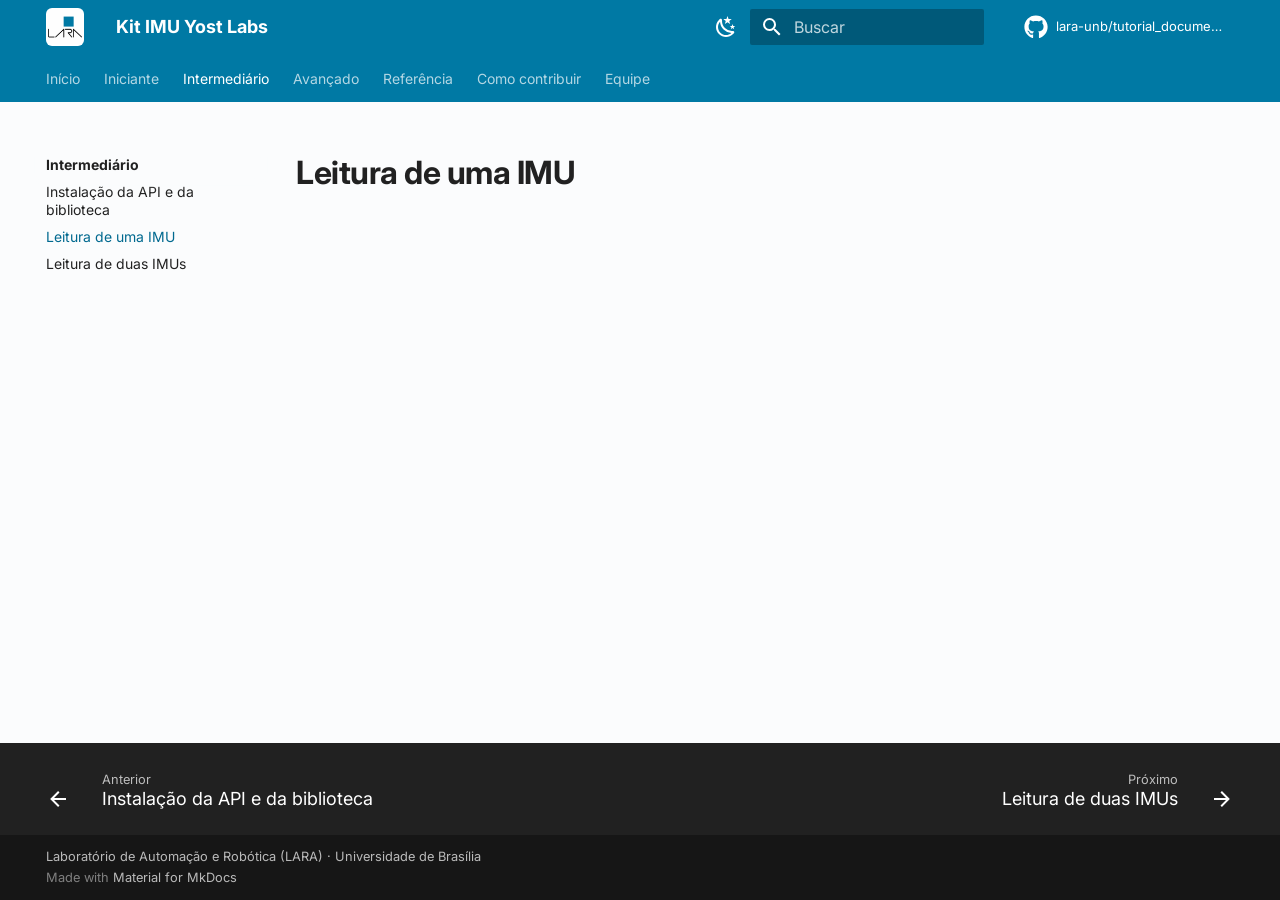
<file: intermediario/uma-imu/index.html>
<!doctype html>
<html lang="pt" class="no-js">
  <head>
    
      <meta charset="utf-8">
      <meta name="viewport" content="width=device-width,initial-scale=1">
      
        <meta name="description" content="Documentação do kit de IMUs 3-Space (Yost Labs) do Laboratório de Automação e Robótica da Universidade de Brasília.">
      
      
        <meta name="author" content="Squad IMU · LARA/UnB">
      
      
        <link rel="canonical" href="https://lara-unb.github.io/tutorial_documentacao_imu/intermediario/uma-imu/">
      
      
        <link rel="prev" href="../instalacao/">
      
      
        <link rel="next" href="../duas-imus/">
      
      
        
      
      
      <link rel="icon" href="../../assets/favicon.png">
      <meta name="generator" content="mkdocs-1.6.1, mkdocs-material-9.7.7">
    
    
      
        <title>Leitura de uma IMU - Kit IMU Yost Labs</title>
      
    
    
      <link rel="stylesheet" href="../../assets/stylesheets/main.ec1eaa64.min.css">
      
        
        <link rel="stylesheet" href="../../assets/stylesheets/palette.ab4e12ef.min.css">
      
      


    
    
      
    
    
      
        
        
        <link rel="preconnect" href="https://fonts.gstatic.com" crossorigin>
        <link rel="stylesheet" href="https://fonts.googleapis.com/css?family=Inter:300,300i,400,400i,700,700i%7CJetBrains+Mono:400,400i,700,700i&display=fallback">
        <style>:root{--md-text-font:"Inter";--md-code-font:"JetBrains Mono"}</style>
      
    
    
      <link rel="stylesheet" href="../../assets/extra.css">
    
    <script>__md_scope=new URL("../..",location),__md_hash=e=>[...e].reduce(((e,_)=>(e<<5)-e+_.charCodeAt(0)),0),__md_get=(e,_=localStorage,t=__md_scope)=>JSON.parse(_.getItem(t.pathname+"."+e)),__md_set=(e,_,t=localStorage,a=__md_scope)=>{try{t.setItem(a.pathname+"."+e,JSON.stringify(_))}catch(e){}}</script>
    
      

    
    
  </head>
  
  
    
    
      
    
    
    
    
    <body dir="ltr" data-md-color-scheme="default" data-md-color-primary="custom" data-md-color-accent="custom">
  
    
    <input class="md-toggle" data-md-toggle="drawer" type="checkbox" id="__drawer" autocomplete="off">
    <input class="md-toggle" data-md-toggle="search" type="checkbox" id="__search" autocomplete="off">
    <label class="md-overlay" for="__drawer"></label>
    <div data-md-component="skip">
      
        
        <a href="#leitura-de-uma-imu" class="md-skip">
          Pular para conteúdo
        </a>
      
    </div>
    <div data-md-component="announce">
      
    </div>
    
    
      

<header class="md-header" data-md-component="header">
  <nav class="md-header__inner md-grid" aria-label="Cabeçalho">
    <a href="../.." title="Kit IMU Yost Labs" class="md-header__button md-logo" aria-label="Kit IMU Yost Labs" data-md-component="logo">
      
  <img src="../../assets/logo.png" alt="logo">

    </a>
    <label class="md-header__button md-icon" for="__drawer">
      
      <svg xmlns="http://www.w3.org/2000/svg" viewBox="0 0 24 24"><path d="M3 6h18v2H3zm0 5h18v2H3zm0 5h18v2H3z"/></svg>
    </label>
    <div class="md-header__title" data-md-component="header-title">
      <div class="md-header__ellipsis">
        <div class="md-header__topic">
          <span class="md-ellipsis">
            Kit IMU Yost Labs
          </span>
        </div>
        <div class="md-header__topic" data-md-component="header-topic">
          <span class="md-ellipsis">
            
              Leitura de uma IMU
            
          </span>
        </div>
      </div>
    </div>
    
      
        <form class="md-header__option" data-md-component="palette">
  
    
    
    
    <input class="md-option" data-md-color-media="(prefers-color-scheme: light)" data-md-color-scheme="default" data-md-color-primary="custom" data-md-color-accent="custom"  aria-label="Mudar para o tema escuro"  type="radio" name="__palette" id="__palette_0">
    
      <label class="md-header__button md-icon" title="Mudar para o tema escuro" for="__palette_1" hidden>
        <svg xmlns="http://www.w3.org/2000/svg" viewBox="0 0 24 24"><path d="m17.75 4.09-2.53 1.94.91 3.06-2.63-1.81-2.63 1.81.91-3.06-2.53-1.94L12.44 4l1.06-3 1.06 3zm3.5 6.91-1.64 1.25.59 1.98-1.7-1.17-1.7 1.17.59-1.98L15.75 11l2.06-.05L18.5 9l.69 1.95zm-2.28 4.95c.83-.08 1.72 1.1 1.19 1.85-.32.45-.66.87-1.08 1.27C15.17 23 8.84 23 4.94 19.07c-3.91-3.9-3.91-10.24 0-14.14.4-.4.82-.76 1.27-1.08.75-.53 1.93.36 1.85 1.19-.27 2.86.69 5.83 2.89 8.02a9.96 9.96 0 0 0 8.02 2.89m-1.64 2.02a12.08 12.08 0 0 1-7.8-3.47c-2.17-2.19-3.33-5-3.49-7.82-2.81 3.14-2.7 7.96.31 10.98 3.02 3.01 7.84 3.12 10.98.31"/></svg>
      </label>
    
  
    
    
    
    <input class="md-option" data-md-color-media="(prefers-color-scheme: dark)" data-md-color-scheme="slate" data-md-color-primary="custom" data-md-color-accent="custom"  aria-label="Mudar para o tema claro"  type="radio" name="__palette" id="__palette_1">
    
      <label class="md-header__button md-icon" title="Mudar para o tema claro" for="__palette_0" hidden>
        <svg xmlns="http://www.w3.org/2000/svg" viewBox="0 0 24 24"><path d="M12 7a5 5 0 0 1 5 5 5 5 0 0 1-5 5 5 5 0 0 1-5-5 5 5 0 0 1 5-5m0 2a3 3 0 0 0-3 3 3 3 0 0 0 3 3 3 3 0 0 0 3-3 3 3 0 0 0-3-3m0-7 2.39 3.42C13.65 5.15 12.84 5 12 5s-1.65.15-2.39.42zM3.34 7l4.16-.35A7.2 7.2 0 0 0 5.94 8.5c-.44.74-.69 1.5-.83 2.29zm.02 10 1.76-3.77a7.131 7.131 0 0 0 2.38 4.14zM20.65 7l-1.77 3.79a7.02 7.02 0 0 0-2.38-4.15zm-.01 10-4.14.36c.59-.51 1.12-1.14 1.54-1.86.42-.73.69-1.5.83-2.29zM12 22l-2.41-3.44c.74.27 1.55.44 2.41.44.82 0 1.63-.17 2.37-.44z"/></svg>
      </label>
    
  
</form>
      
    
    
      <script>var palette=__md_get("__palette");if(palette&&palette.color){if("(prefers-color-scheme)"===palette.color.media){var media=matchMedia("(prefers-color-scheme: light)"),input=document.querySelector(media.matches?"[data-md-color-media='(prefers-color-scheme: light)']":"[data-md-color-media='(prefers-color-scheme: dark)']");palette.color.media=input.getAttribute("data-md-color-media"),palette.color.scheme=input.getAttribute("data-md-color-scheme"),palette.color.primary=input.getAttribute("data-md-color-primary"),palette.color.accent=input.getAttribute("data-md-color-accent")}for(var[key,value]of Object.entries(palette.color))document.body.setAttribute("data-md-color-"+key,value)}</script>
    
    
    
      
      
        <label class="md-header__button md-icon" for="__search">
          
          <svg xmlns="http://www.w3.org/2000/svg" viewBox="0 0 24 24"><path d="M9.5 3A6.5 6.5 0 0 1 16 9.5c0 1.61-.59 3.09-1.56 4.23l.27.27h.79l5 5-1.5 1.5-5-5v-.79l-.27-.27A6.52 6.52 0 0 1 9.5 16 6.5 6.5 0 0 1 3 9.5 6.5 6.5 0 0 1 9.5 3m0 2C7 5 5 7 5 9.5S7 14 9.5 14 14 12 14 9.5 12 5 9.5 5"/></svg>
        </label>
        <div class="md-search" data-md-component="search" role="dialog">
  <label class="md-search__overlay" for="__search"></label>
  <div class="md-search__inner" role="search">
    <form class="md-search__form" name="search">
      <input type="text" class="md-search__input" name="query" aria-label="Buscar" placeholder="Buscar" autocapitalize="off" autocorrect="off" autocomplete="off" spellcheck="false" data-md-component="search-query" required>
      <label class="md-search__icon md-icon" for="__search">
        
        <svg xmlns="http://www.w3.org/2000/svg" viewBox="0 0 24 24"><path d="M9.5 3A6.5 6.5 0 0 1 16 9.5c0 1.61-.59 3.09-1.56 4.23l.27.27h.79l5 5-1.5 1.5-5-5v-.79l-.27-.27A6.52 6.52 0 0 1 9.5 16 6.5 6.5 0 0 1 3 9.5 6.5 6.5 0 0 1 9.5 3m0 2C7 5 5 7 5 9.5S7 14 9.5 14 14 12 14 9.5 12 5 9.5 5"/></svg>
        
        <svg xmlns="http://www.w3.org/2000/svg" viewBox="0 0 24 24"><path d="M20 11v2H8l5.5 5.5-1.42 1.42L4.16 12l7.92-7.92L13.5 5.5 8 11z"/></svg>
      </label>
      <nav class="md-search__options" aria-label="Pesquisar">
        
        <button type="reset" class="md-search__icon md-icon" title="Limpar" aria-label="Limpar" tabindex="-1">
          
          <svg xmlns="http://www.w3.org/2000/svg" viewBox="0 0 24 24"><path d="M19 6.41 17.59 5 12 10.59 6.41 5 5 6.41 10.59 12 5 17.59 6.41 19 12 13.41 17.59 19 19 17.59 13.41 12z"/></svg>
        </button>
      </nav>
      
        <div class="md-search__suggest" data-md-component="search-suggest"></div>
      
    </form>
    <div class="md-search__output">
      <div class="md-search__scrollwrap" tabindex="0" data-md-scrollfix>
        <div class="md-search-result" data-md-component="search-result">
          <div class="md-search-result__meta">
            Inicializando busca
          </div>
          <ol class="md-search-result__list" role="presentation"></ol>
        </div>
      </div>
    </div>
  </div>
</div>
      
    
    
      <div class="md-header__source">
        <a href="https://github.com/lara-unb/tutorial_documentacao_imu" title="Ir para repositório" class="md-source" data-md-component="source">
  <div class="md-source__icon md-icon">
    
    <svg xmlns="http://www.w3.org/2000/svg" viewBox="0 0 512 512"><!--! Font Awesome Free 7.1.0 by @fontawesome - https://fontawesome.com License - https://fontawesome.com/license/free (Icons: CC BY 4.0, Fonts: SIL OFL 1.1, Code: MIT License) Copyright 2025 Fonticons, Inc.--><path d="M173.9 397.4c0 2-2.3 3.6-5.2 3.6-3.3.3-5.6-1.3-5.6-3.6 0-2 2.3-3.6 5.2-3.6 3-.3 5.6 1.3 5.6 3.6m-31.1-4.5c-.7 2 1.3 4.3 4.3 4.9 2.6 1 5.6 0 6.2-2s-1.3-4.3-4.3-5.2c-2.6-.7-5.5.3-6.2 2.3m44.2-1.7c-2.9.7-4.9 2.6-4.6 4.9.3 2 2.9 3.3 5.9 2.6 2.9-.7 4.9-2.6 4.6-4.6-.3-1.9-3-3.2-5.9-2.9M252.8 8C114.1 8 8 113.3 8 252c0 110.9 69.8 205.8 169.5 239.2 12.8 2.3 17.3-5.6 17.3-12.1 0-6.2-.3-40.4-.3-61.4 0 0-70 15-84.7-29.8 0 0-11.4-29.1-27.8-36.6 0 0-22.9-15.7 1.6-15.4 0 0 24.9 2 38.6 25.8 21.9 38.6 58.6 27.5 72.9 20.9 2.3-16 8.8-27.1 16-33.7-55.9-6.2-112.3-14.3-112.3-110.5 0-27.5 7.6-41.3 23.6-58.9-2.6-6.5-11.1-33.3 2.6-67.9 20.9-6.5 69 27 69 27 20-5.6 41.5-8.5 62.8-8.5s42.8 2.9 62.8 8.5c0 0 48.1-33.6 69-27 13.7 34.7 5.2 61.4 2.6 67.9 16 17.7 25.8 31.5 25.8 58.9 0 96.5-58.9 104.2-114.8 110.5 9.2 7.9 17 22.9 17 46.4 0 33.7-.3 75.4-.3 83.6 0 6.5 4.6 14.4 17.3 12.1C436.2 457.8 504 362.9 504 252 504 113.3 391.5 8 252.8 8M105.2 352.9c-1.3 1-1 3.3.7 5.2 1.6 1.6 3.9 2.3 5.2 1 1.3-1 1-3.3-.7-5.2-1.6-1.6-3.9-2.3-5.2-1m-10.8-8.1c-.7 1.3.3 2.9 2.3 3.9 1.6 1 3.6.7 4.3-.7.7-1.3-.3-2.9-2.3-3.9-2-.6-3.6-.3-4.3.7m32.4 35.6c-1.6 1.3-1 4.3 1.3 6.2 2.3 2.3 5.2 2.6 6.5 1 1.3-1.3.7-4.3-1.3-6.2-2.2-2.3-5.2-2.6-6.5-1m-11.4-14.7c-1.6 1-1.6 3.6 0 5.9s4.3 3.3 5.6 2.3c1.6-1.3 1.6-3.9 0-6.2-1.4-2.3-4-3.3-5.6-2"/></svg>
  </div>
  <div class="md-source__repository">
    lara-unb/tutorial_documentacao_imu
  </div>
</a>
      </div>
    
  </nav>
  
</header>
    
    <div class="md-container" data-md-component="container">
      
      
        
          
            
<nav class="md-tabs" aria-label="Abas" data-md-component="tabs">
  <div class="md-grid">
    <ul class="md-tabs__list">
      
        
  
  
  
  
    <li class="md-tabs__item">
      <a href="../.." class="md-tabs__link">
        
  
  
    
  
  Início

      </a>
    </li>
  

      
        
  
  
  
  
    
    
      <li class="md-tabs__item">
        <a href="../../iniciante/" class="md-tabs__link">
          
  
  
    
  
  Iniciante

        </a>
      </li>
    
  

      
        
  
  
  
    
  
  
    
    
      <li class="md-tabs__item md-tabs__item--active">
        <a href="../" class="md-tabs__link">
          
  
  
    
  
  Intermediário

        </a>
      </li>
    
  

      
        
  
  
  
  
    
    
      <li class="md-tabs__item">
        <a href="../../avancado/" class="md-tabs__link">
          
  
  
    
  
  Avançado

        </a>
      </li>
    
  

      
        
  
  
  
  
    <li class="md-tabs__item">
      <a href="../../referencia/" class="md-tabs__link">
        
  
  
    
  
  Referência

      </a>
    </li>
  

      
        
  
  
  
  
    <li class="md-tabs__item">
      <a href="../../contribuir/" class="md-tabs__link">
        
  
  
    
  
  Como contribuir

      </a>
    </li>
  

      
        
  
  
  
  
    <li class="md-tabs__item">
      <a href="../../equipe/" class="md-tabs__link">
        
  
  
    
  
  Equipe

      </a>
    </li>
  

      
    </ul>
  </div>
</nav>
          
        
      
      <main class="md-main" data-md-component="main">
        <div class="md-main__inner md-grid">
          
            
              
              <div class="md-sidebar md-sidebar--primary" data-md-component="sidebar" data-md-type="navigation" >
                <div class="md-sidebar__scrollwrap">
                  <div class="md-sidebar__inner">
                    


  


<nav class="md-nav md-nav--primary md-nav--lifted" aria-label="Navegação" data-md-level="0">
  <label class="md-nav__title" for="__drawer">
    <a href="../.." title="Kit IMU Yost Labs" class="md-nav__button md-logo" aria-label="Kit IMU Yost Labs" data-md-component="logo">
      
  <img src="../../assets/logo.png" alt="logo">

    </a>
    Kit IMU Yost Labs
  </label>
  
    <div class="md-nav__source">
      <a href="https://github.com/lara-unb/tutorial_documentacao_imu" title="Ir para repositório" class="md-source" data-md-component="source">
  <div class="md-source__icon md-icon">
    
    <svg xmlns="http://www.w3.org/2000/svg" viewBox="0 0 512 512"><!--! Font Awesome Free 7.1.0 by @fontawesome - https://fontawesome.com License - https://fontawesome.com/license/free (Icons: CC BY 4.0, Fonts: SIL OFL 1.1, Code: MIT License) Copyright 2025 Fonticons, Inc.--><path d="M173.9 397.4c0 2-2.3 3.6-5.2 3.6-3.3.3-5.6-1.3-5.6-3.6 0-2 2.3-3.6 5.2-3.6 3-.3 5.6 1.3 5.6 3.6m-31.1-4.5c-.7 2 1.3 4.3 4.3 4.9 2.6 1 5.6 0 6.2-2s-1.3-4.3-4.3-5.2c-2.6-.7-5.5.3-6.2 2.3m44.2-1.7c-2.9.7-4.9 2.6-4.6 4.9.3 2 2.9 3.3 5.9 2.6 2.9-.7 4.9-2.6 4.6-4.6-.3-1.9-3-3.2-5.9-2.9M252.8 8C114.1 8 8 113.3 8 252c0 110.9 69.8 205.8 169.5 239.2 12.8 2.3 17.3-5.6 17.3-12.1 0-6.2-.3-40.4-.3-61.4 0 0-70 15-84.7-29.8 0 0-11.4-29.1-27.8-36.6 0 0-22.9-15.7 1.6-15.4 0 0 24.9 2 38.6 25.8 21.9 38.6 58.6 27.5 72.9 20.9 2.3-16 8.8-27.1 16-33.7-55.9-6.2-112.3-14.3-112.3-110.5 0-27.5 7.6-41.3 23.6-58.9-2.6-6.5-11.1-33.3 2.6-67.9 20.9-6.5 69 27 69 27 20-5.6 41.5-8.5 62.8-8.5s42.8 2.9 62.8 8.5c0 0 48.1-33.6 69-27 13.7 34.7 5.2 61.4 2.6 67.9 16 17.7 25.8 31.5 25.8 58.9 0 96.5-58.9 104.2-114.8 110.5 9.2 7.9 17 22.9 17 46.4 0 33.7-.3 75.4-.3 83.6 0 6.5 4.6 14.4 17.3 12.1C436.2 457.8 504 362.9 504 252 504 113.3 391.5 8 252.8 8M105.2 352.9c-1.3 1-1 3.3.7 5.2 1.6 1.6 3.9 2.3 5.2 1 1.3-1 1-3.3-.7-5.2-1.6-1.6-3.9-2.3-5.2-1m-10.8-8.1c-.7 1.3.3 2.9 2.3 3.9 1.6 1 3.6.7 4.3-.7.7-1.3-.3-2.9-2.3-3.9-2-.6-3.6-.3-4.3.7m32.4 35.6c-1.6 1.3-1 4.3 1.3 6.2 2.3 2.3 5.2 2.6 6.5 1 1.3-1.3.7-4.3-1.3-6.2-2.2-2.3-5.2-2.6-6.5-1m-11.4-14.7c-1.6 1-1.6 3.6 0 5.9s4.3 3.3 5.6 2.3c1.6-1.3 1.6-3.9 0-6.2-1.4-2.3-4-3.3-5.6-2"/></svg>
  </div>
  <div class="md-source__repository">
    lara-unb/tutorial_documentacao_imu
  </div>
</a>
    </div>
  
  <ul class="md-nav__list" data-md-scrollfix>
    
      
      
  
  
  
  
    <li class="md-nav__item">
      <a href="../.." class="md-nav__link">
        
  
  
  <span class="md-ellipsis">
    
  
    Início
  

    
  </span>
  
  

      </a>
    </li>
  

    
      
      
  
  
  
  
    
    
      
        
          
        
      
        
      
    
    
    
      
      
        
      
    
    
    <li class="md-nav__item md-nav__item--nested">
      
        
        
        <input class="md-nav__toggle md-toggle " type="checkbox" id="__nav_2" >
        
          
          <div class="md-nav__link md-nav__container">
            <a href="../../iniciante/" class="md-nav__link ">
              
  
  
  <span class="md-ellipsis">
    
  
    Iniciante
  

    
  </span>
  
  

            </a>
            
              
              <label class="md-nav__link " for="__nav_2" id="__nav_2_label" tabindex="0">
                <span class="md-nav__icon md-icon"></span>
              </label>
            
          </div>
        
        <nav class="md-nav" data-md-level="1" aria-labelledby="__nav_2_label" aria-expanded="false">
          <label class="md-nav__title" for="__nav_2">
            <span class="md-nav__icon md-icon"></span>
            
  
    Iniciante
  

          </label>
          <ul class="md-nav__list" data-md-scrollfix>
            
              
            
              
                
  
  
  
  
    <li class="md-nav__item">
      <a href="../../tutoriais/primeira_coleta/primeira_coleta_tutorial/" class="md-nav__link">
        
  
  
  <span class="md-ellipsis">
    
  
    Primeira coleta
  

    
  </span>
  
  

      </a>
    </li>
  

              
            
          </ul>
        </nav>
      
    </li>
  

    
      
      
  
  
    
  
  
  
    
    
      
        
          
        
      
        
      
        
      
        
      
    
    
    
      
        
        
      
      
        
      
    
    
    <li class="md-nav__item md-nav__item--active md-nav__item--section md-nav__item--nested">
      
        
        
        <input class="md-nav__toggle md-toggle " type="checkbox" id="__nav_3" checked>
        
          
          <div class="md-nav__link md-nav__container">
            <a href="../" class="md-nav__link ">
              
  
  
  <span class="md-ellipsis">
    
  
    Intermediário
  

    
  </span>
  
  

            </a>
            
              
              <label class="md-nav__link " for="__nav_3" id="__nav_3_label" tabindex="">
                <span class="md-nav__icon md-icon"></span>
              </label>
            
          </div>
        
        <nav class="md-nav" data-md-level="1" aria-labelledby="__nav_3_label" aria-expanded="true">
          <label class="md-nav__title" for="__nav_3">
            <span class="md-nav__icon md-icon"></span>
            
  
    Intermediário
  

          </label>
          <ul class="md-nav__list" data-md-scrollfix>
            
              
            
              
                
  
  
  
  
    <li class="md-nav__item">
      <a href="../instalacao/" class="md-nav__link">
        
  
  
  <span class="md-ellipsis">
    
  
    Instalação da API e da biblioteca
  

    
  </span>
  
  

      </a>
    </li>
  

              
            
              
                
  
  
    
  
  
  
    <li class="md-nav__item md-nav__item--active">
      
      <input class="md-nav__toggle md-toggle" type="checkbox" id="__toc">
      
      
        
      
      
      <a href="./" class="md-nav__link md-nav__link--active">
        
  
  
  <span class="md-ellipsis">
    
  
    Leitura de uma IMU
  

    
  </span>
  
  

      </a>
      
    </li>
  

              
            
              
                
  
  
  
  
    <li class="md-nav__item">
      <a href="../duas-imus/" class="md-nav__link">
        
  
  
  <span class="md-ellipsis">
    
  
    Leitura de duas IMUs
  

    
  </span>
  
  

      </a>
    </li>
  

              
            
          </ul>
        </nav>
      
    </li>
  

    
      
      
  
  
  
  
    
    
      
        
          
        
      
        
      
        
      
        
      
    
    
    
      
      
        
      
    
    
    <li class="md-nav__item md-nav__item--nested">
      
        
        
        <input class="md-nav__toggle md-toggle " type="checkbox" id="__nav_4" >
        
          
          <div class="md-nav__link md-nav__container">
            <a href="../../avancado/" class="md-nav__link ">
              
  
  
  <span class="md-ellipsis">
    
  
    Avançado
  

    
  </span>
  
  

            </a>
            
              
              <label class="md-nav__link " for="__nav_4" id="__nav_4_label" tabindex="0">
                <span class="md-nav__icon md-icon"></span>
              </label>
            
          </div>
        
        <nav class="md-nav" data-md-level="1" aria-labelledby="__nav_4_label" aria-expanded="false">
          <label class="md-nav__title" for="__nav_4">
            <span class="md-nav__icon md-icon"></span>
            
  
    Avançado
  

          </label>
          <ul class="md-nav__list" data-md-scrollfix>
            
              
            
              
                
  
  
  
  
    <li class="md-nav__item">
      <a href="../../avancado/opensense/" class="md-nav__link">
        
  
  
  <span class="md-ellipsis">
    
  
    Várias IMUs com OpenSense
  

    
  </span>
  
  

      </a>
    </li>
  

              
            
              
                
  
  
  
  
    <li class="md-nav__item">
      <a href="../../avancado/ros/" class="md-nav__link">
        
  
  
  <span class="md-ellipsis">
    
  
    IMU no ROS
  

    
  </span>
  
  

      </a>
    </li>
  

              
            
              
                
  
  
  
  
    <li class="md-nav__item">
      <a href="../../avancado/estimulador/" class="md-nav__link">
        
  
  
  <span class="md-ellipsis">
    
  
    IMU com o estimulador
  

    
  </span>
  
  

      </a>
    </li>
  

              
            
          </ul>
        </nav>
      
    </li>
  

    
      
      
  
  
  
  
    <li class="md-nav__item">
      <a href="../../referencia/" class="md-nav__link">
        
  
  
  <span class="md-ellipsis">
    
  
    Referência
  

    
  </span>
  
  

      </a>
    </li>
  

    
      
      
  
  
  
  
    <li class="md-nav__item">
      <a href="../../contribuir/" class="md-nav__link">
        
  
  
  <span class="md-ellipsis">
    
  
    Como contribuir
  

    
  </span>
  
  

      </a>
    </li>
  

    
      
      
  
  
  
  
    <li class="md-nav__item">
      <a href="../../equipe/" class="md-nav__link">
        
  
  
  <span class="md-ellipsis">
    
  
    Equipe
  

    
  </span>
  
  

      </a>
    </li>
  

    
  </ul>
</nav>
                  </div>
                </div>
              </div>
            
            
              
              <div class="md-sidebar md-sidebar--secondary" data-md-component="sidebar" data-md-type="toc" >
                <div class="md-sidebar__scrollwrap">
                  <div class="md-sidebar__inner">
                    

<nav class="md-nav md-nav--secondary" aria-label="Índice">
  
  
  
    
  
  
</nav>
                  </div>
                </div>
              </div>
            
          
          
            <div class="md-content" data-md-component="content">
              
              <article class="md-content__inner md-typeset">
                
                  



<h1 id="leitura-de-uma-imu">Leitura de uma IMU<a class="headerlink" href="#leitura-de-uma-imu" title="Permanent link">&para;</a></h1>












                
              </article>
            </div>
          
          
<script>var target=document.getElementById(location.hash.slice(1));target&&target.name&&(target.checked=target.name.startsWith("__tabbed_"))</script>
        </div>
        
          <button type="button" class="md-top md-icon" data-md-component="top" hidden>
  
  <svg xmlns="http://www.w3.org/2000/svg" viewBox="0 0 24 24"><path d="M13 20h-2V8l-5.5 5.5-1.42-1.42L12 4.16l7.92 7.92-1.42 1.42L13 8z"/></svg>
  Voltar para o topo
</button>
        
      </main>
      
        <footer class="md-footer">
  
    
      
      <nav class="md-footer__inner md-grid" aria-label="Rodapé" >
        
          
          <a href="../instalacao/" class="md-footer__link md-footer__link--prev" aria-label="Anterior: Instalação da API e da biblioteca">
            <div class="md-footer__button md-icon">
              
              <svg xmlns="http://www.w3.org/2000/svg" viewBox="0 0 24 24"><path d="M20 11v2H8l5.5 5.5-1.42 1.42L4.16 12l7.92-7.92L13.5 5.5 8 11z"/></svg>
            </div>
            <div class="md-footer__title">
              <span class="md-footer__direction">
                Anterior
              </span>
              <div class="md-ellipsis">
                Instalação da API e da biblioteca
              </div>
            </div>
          </a>
        
        
          
          <a href="../duas-imus/" class="md-footer__link md-footer__link--next" aria-label="Próximo: Leitura de duas IMUs">
            <div class="md-footer__title">
              <span class="md-footer__direction">
                Próximo
              </span>
              <div class="md-ellipsis">
                Leitura de duas IMUs
              </div>
            </div>
            <div class="md-footer__button md-icon">
              
              <svg xmlns="http://www.w3.org/2000/svg" viewBox="0 0 24 24"><path d="M4 11v2h12l-5.5 5.5 1.42 1.42L19.84 12l-7.92-7.92L10.5 5.5 16 11z"/></svg>
            </div>
          </a>
        
      </nav>
    
  
  <div class="md-footer-meta md-typeset">
    <div class="md-footer-meta__inner md-grid">
      <div class="md-copyright">
  
    <div class="md-copyright__highlight">
      Laboratório de Automação e Robótica (LARA) · Universidade de Brasília
    </div>
  
  
    Made with
    <a href="https://squidfunk.github.io/mkdocs-material/" target="_blank" rel="noopener">
      Material for MkDocs
    </a>
  
</div>
      
    </div>
  </div>
</footer>
      
    </div>
    <div class="md-dialog" data-md-component="dialog">
      <div class="md-dialog__inner md-typeset"></div>
    </div>
    
    
    
      
      
      <script id="__config" type="application/json">{"annotate": null, "base": "../..", "features": ["navigation.tabs", "navigation.sections", "navigation.top", "navigation.indexes", "navigation.footer", "toc.follow", "search.suggest", "search.highlight", "content.code.copy"], "search": "../../assets/javascripts/workers/search.2c215733.min.js", "tags": null, "translations": {"clipboard.copied": "Copiado para \u00e1rea de transfer\u00eancia", "clipboard.copy": "Copiar para \u00e1rea de transfer\u00eancia", "search.result.more.one": "mais 1 nesta p\u00e1gina", "search.result.more.other": "# mais nesta p\u00e1gina", "search.result.none": "Nenhum documento encontrado", "search.result.one": "1 documento encontrado", "search.result.other": "# documentos encontrados", "search.result.placeholder": "Digite para iniciar a busca", "search.result.term.missing": "Ausente", "select.version": "Selecione a vers\u00e3o"}, "version": null}</script>
    
    
      <script src="../../assets/javascripts/bundle.d7400e89.min.js"></script>
      
    
  </body>
</html>
</file>
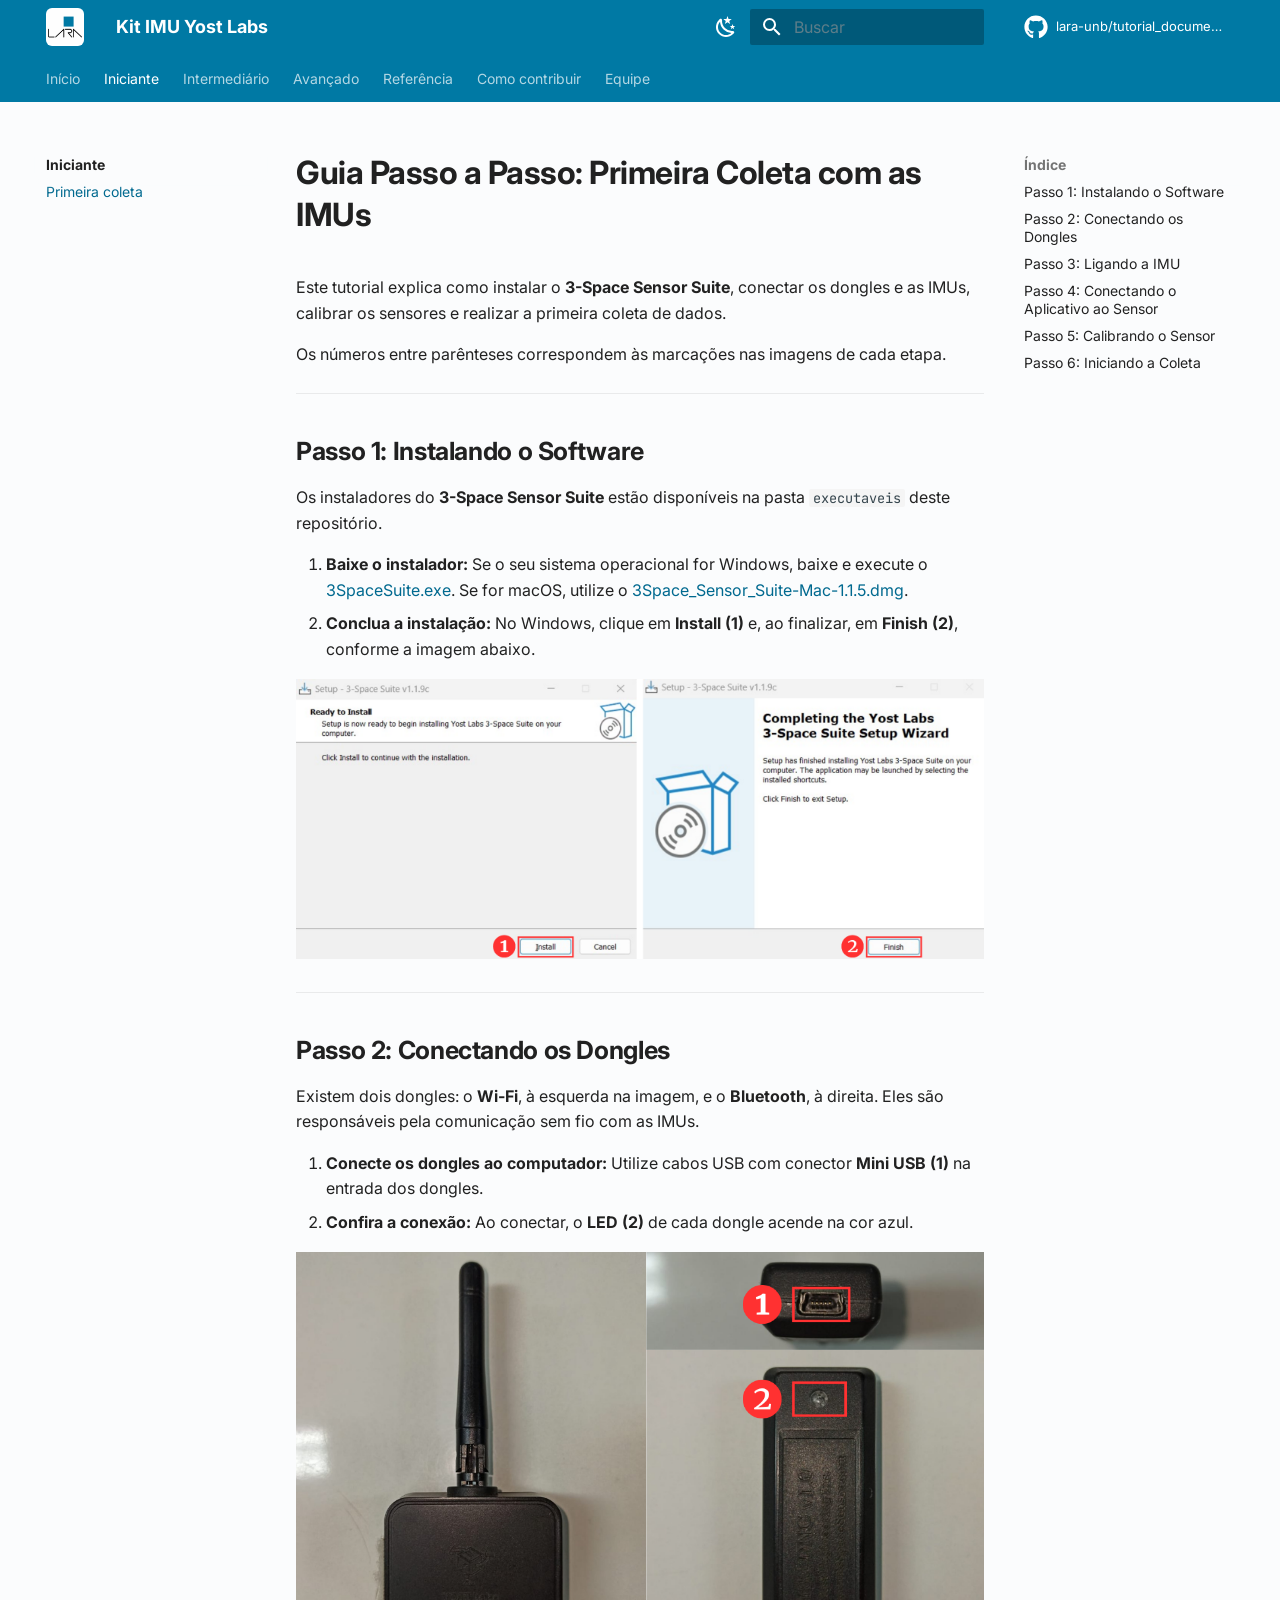
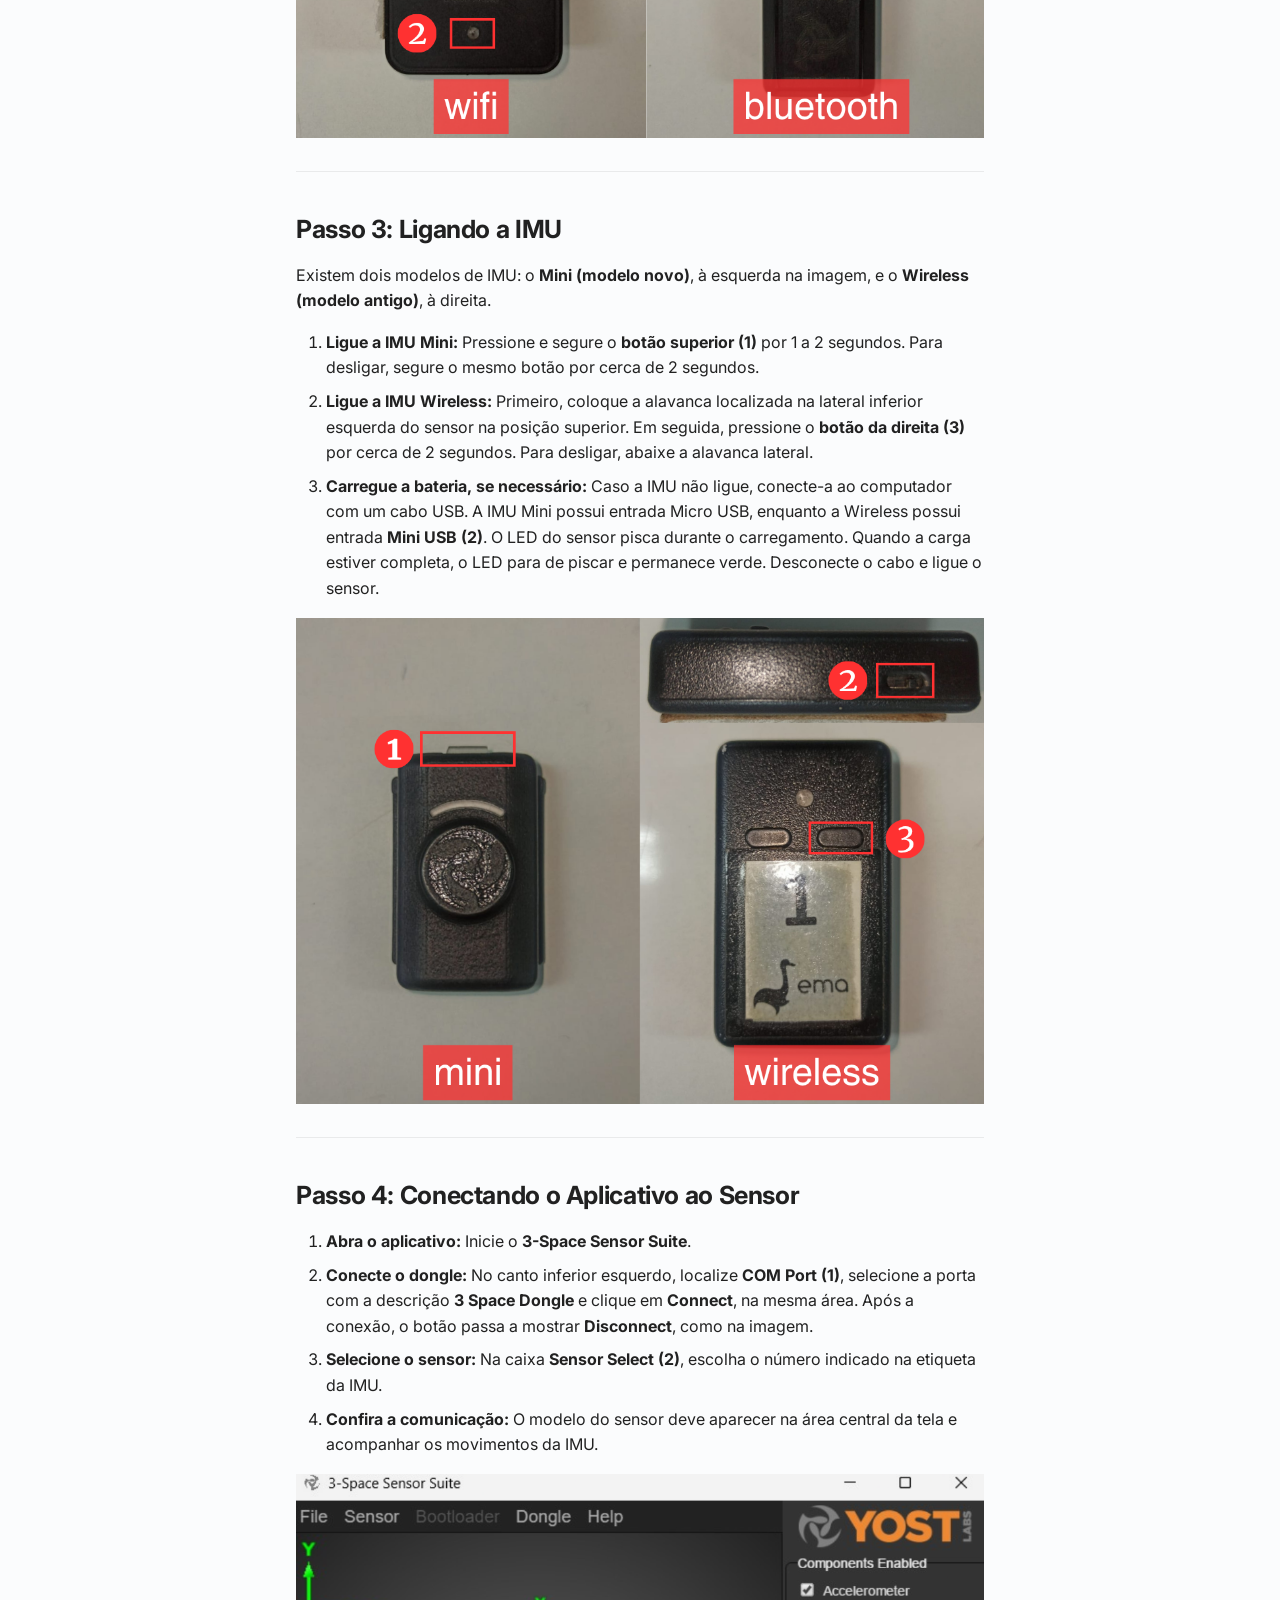
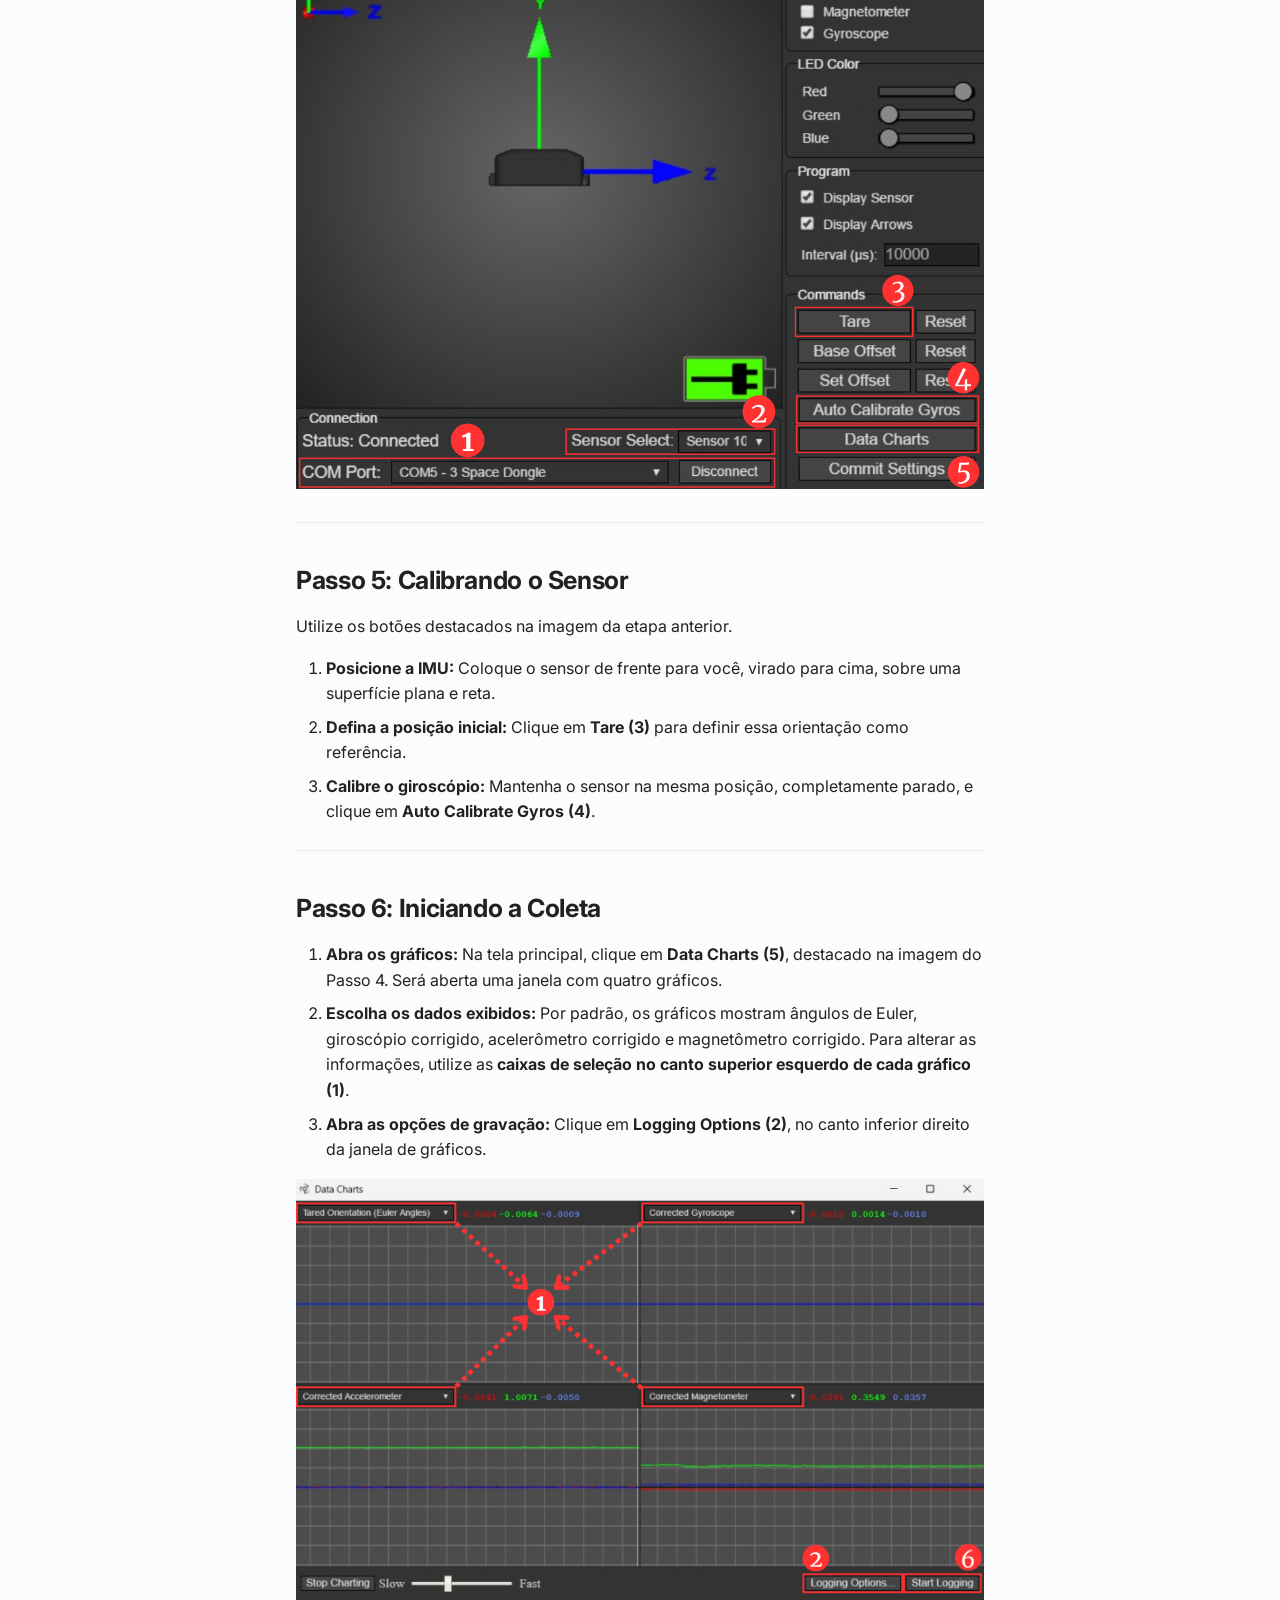
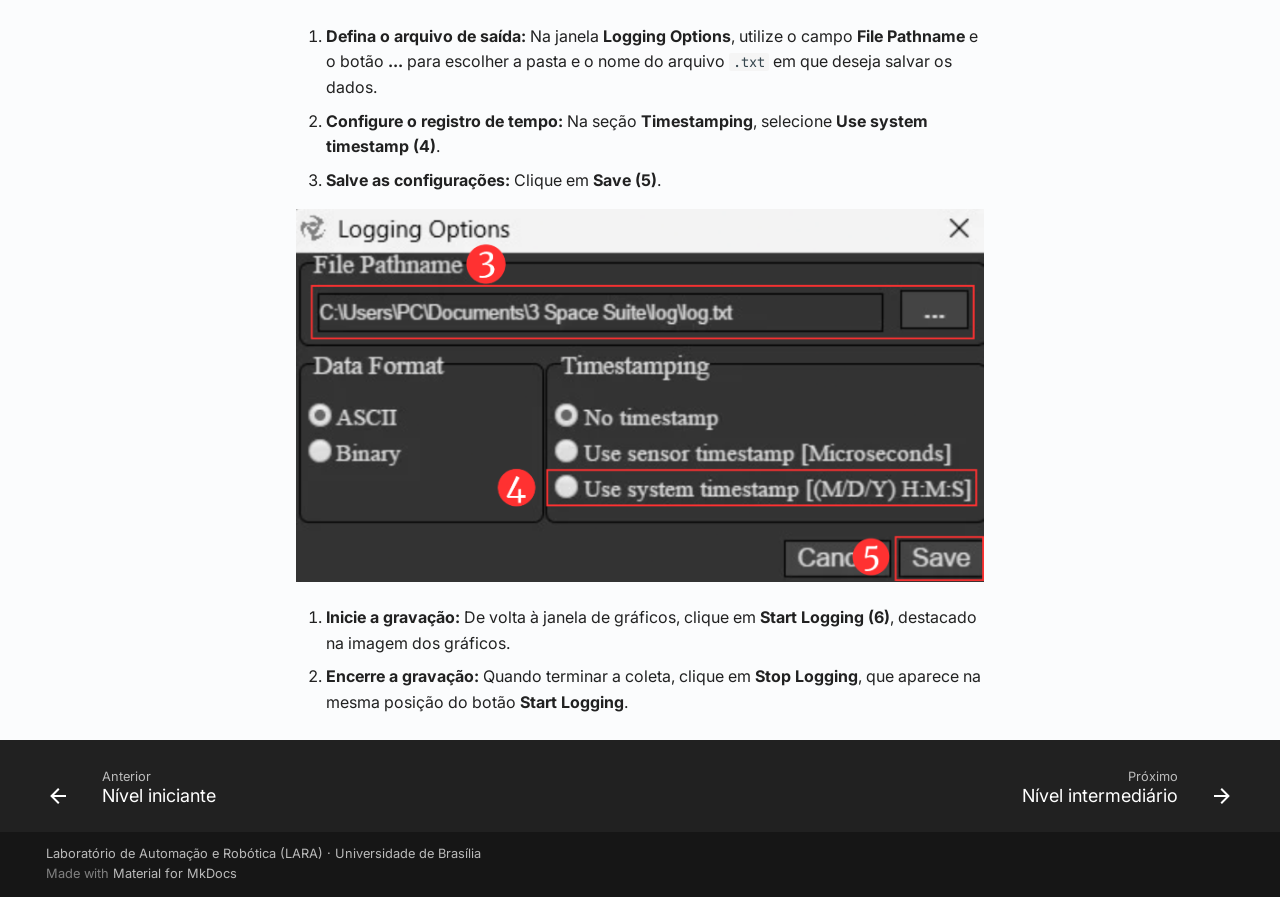
<file: tutoriais/primeira_coleta/primeira_coleta_tutorial/index.html>
<!doctype html>
<html lang="pt" class="no-js">
  <head>
    
      <meta charset="utf-8">
      <meta name="viewport" content="width=device-width,initial-scale=1">
      
        <meta name="description" content="Documentação do kit de IMUs 3-Space (Yost Labs) do Laboratório de Automação e Robótica da Universidade de Brasília.">
      
      
        <meta name="author" content="Squad IMU · LARA/UnB">
      
      
        <link rel="canonical" href="https://lara-unb.github.io/tutorial_documentacao_imu/tutoriais/primeira_coleta/primeira_coleta_tutorial/">
      
      
        <link rel="prev" href="../../../iniciante/">
      
      
        <link rel="next" href="../../../intermediario/">
      
      
        
      
      
      <link rel="icon" href="../../../assets/favicon.png">
      <meta name="generator" content="mkdocs-1.6.1, mkdocs-material-9.7.7">
    
    
      
        <title>Primeira coleta - Kit IMU Yost Labs</title>
      
    
    
      <link rel="stylesheet" href="../../../assets/stylesheets/main.ec1eaa64.min.css">
      
        
        <link rel="stylesheet" href="../../../assets/stylesheets/palette.ab4e12ef.min.css">
      
      


    
    
      
    
    
      
        
        
        <link rel="preconnect" href="https://fonts.gstatic.com" crossorigin>
        <link rel="stylesheet" href="https://fonts.googleapis.com/css?family=Inter:300,300i,400,400i,700,700i%7CJetBrains+Mono:400,400i,700,700i&display=fallback">
        <style>:root{--md-text-font:"Inter";--md-code-font:"JetBrains Mono"}</style>
      
    
    
      <link rel="stylesheet" href="../../../assets/extra.css">
    
    <script>__md_scope=new URL("../../..",location),__md_hash=e=>[...e].reduce(((e,_)=>(e<<5)-e+_.charCodeAt(0)),0),__md_get=(e,_=localStorage,t=__md_scope)=>JSON.parse(_.getItem(t.pathname+"."+e)),__md_set=(e,_,t=localStorage,a=__md_scope)=>{try{t.setItem(a.pathname+"."+e,JSON.stringify(_))}catch(e){}}</script>
    
      

    
    
  </head>
  
  
    
    
      
    
    
    
    
    <body dir="ltr" data-md-color-scheme="default" data-md-color-primary="custom" data-md-color-accent="custom">
  
    
    <input class="md-toggle" data-md-toggle="drawer" type="checkbox" id="__drawer" autocomplete="off">
    <input class="md-toggle" data-md-toggle="search" type="checkbox" id="__search" autocomplete="off">
    <label class="md-overlay" for="__drawer"></label>
    <div data-md-component="skip">
      
        
        <a href="#guia-passo-a-passo-primeira-coleta-com-as-imus" class="md-skip">
          Pular para conteúdo
        </a>
      
    </div>
    <div data-md-component="announce">
      
    </div>
    
    
      

<header class="md-header" data-md-component="header">
  <nav class="md-header__inner md-grid" aria-label="Cabeçalho">
    <a href="../../.." title="Kit IMU Yost Labs" class="md-header__button md-logo" aria-label="Kit IMU Yost Labs" data-md-component="logo">
      
  <img src="../../../assets/logo.png" alt="logo">

    </a>
    <label class="md-header__button md-icon" for="__drawer">
      
      <svg xmlns="http://www.w3.org/2000/svg" viewBox="0 0 24 24"><path d="M3 6h18v2H3zm0 5h18v2H3zm0 5h18v2H3z"/></svg>
    </label>
    <div class="md-header__title" data-md-component="header-title">
      <div class="md-header__ellipsis">
        <div class="md-header__topic">
          <span class="md-ellipsis">
            Kit IMU Yost Labs
          </span>
        </div>
        <div class="md-header__topic" data-md-component="header-topic">
          <span class="md-ellipsis">
            
              Primeira coleta
            
          </span>
        </div>
      </div>
    </div>
    
      
        <form class="md-header__option" data-md-component="palette">
  
    
    
    
    <input class="md-option" data-md-color-media="(prefers-color-scheme: light)" data-md-color-scheme="default" data-md-color-primary="custom" data-md-color-accent="custom"  aria-label="Mudar para o tema escuro"  type="radio" name="__palette" id="__palette_0">
    
      <label class="md-header__button md-icon" title="Mudar para o tema escuro" for="__palette_1" hidden>
        <svg xmlns="http://www.w3.org/2000/svg" viewBox="0 0 24 24"><path d="m17.75 4.09-2.53 1.94.91 3.06-2.63-1.81-2.63 1.81.91-3.06-2.53-1.94L12.44 4l1.06-3 1.06 3zm3.5 6.91-1.64 1.25.59 1.98-1.7-1.17-1.7 1.17.59-1.98L15.75 11l2.06-.05L18.5 9l.69 1.95zm-2.28 4.95c.83-.08 1.72 1.1 1.19 1.85-.32.45-.66.87-1.08 1.27C15.17 23 8.84 23 4.94 19.07c-3.91-3.9-3.91-10.24 0-14.14.4-.4.82-.76 1.27-1.08.75-.53 1.93.36 1.85 1.19-.27 2.86.69 5.83 2.89 8.02a9.96 9.96 0 0 0 8.02 2.89m-1.64 2.02a12.08 12.08 0 0 1-7.8-3.47c-2.17-2.19-3.33-5-3.49-7.82-2.81 3.14-2.7 7.96.31 10.98 3.02 3.01 7.84 3.12 10.98.31"/></svg>
      </label>
    
  
    
    
    
    <input class="md-option" data-md-color-media="(prefers-color-scheme: dark)" data-md-color-scheme="slate" data-md-color-primary="custom" data-md-color-accent="custom"  aria-label="Mudar para o tema claro"  type="radio" name="__palette" id="__palette_1">
    
      <label class="md-header__button md-icon" title="Mudar para o tema claro" for="__palette_0" hidden>
        <svg xmlns="http://www.w3.org/2000/svg" viewBox="0 0 24 24"><path d="M12 7a5 5 0 0 1 5 5 5 5 0 0 1-5 5 5 5 0 0 1-5-5 5 5 0 0 1 5-5m0 2a3 3 0 0 0-3 3 3 3 0 0 0 3 3 3 3 0 0 0 3-3 3 3 0 0 0-3-3m0-7 2.39 3.42C13.65 5.15 12.84 5 12 5s-1.65.15-2.39.42zM3.34 7l4.16-.35A7.2 7.2 0 0 0 5.94 8.5c-.44.74-.69 1.5-.83 2.29zm.02 10 1.76-3.77a7.131 7.131 0 0 0 2.38 4.14zM20.65 7l-1.77 3.79a7.02 7.02 0 0 0-2.38-4.15zm-.01 10-4.14.36c.59-.51 1.12-1.14 1.54-1.86.42-.73.69-1.5.83-2.29zM12 22l-2.41-3.44c.74.27 1.55.44 2.41.44.82 0 1.63-.17 2.37-.44z"/></svg>
      </label>
    
  
</form>
      
    
    
      <script>var palette=__md_get("__palette");if(palette&&palette.color){if("(prefers-color-scheme)"===palette.color.media){var media=matchMedia("(prefers-color-scheme: light)"),input=document.querySelector(media.matches?"[data-md-color-media='(prefers-color-scheme: light)']":"[data-md-color-media='(prefers-color-scheme: dark)']");palette.color.media=input.getAttribute("data-md-color-media"),palette.color.scheme=input.getAttribute("data-md-color-scheme"),palette.color.primary=input.getAttribute("data-md-color-primary"),palette.color.accent=input.getAttribute("data-md-color-accent")}for(var[key,value]of Object.entries(palette.color))document.body.setAttribute("data-md-color-"+key,value)}</script>
    
    
    
      
      
        <label class="md-header__button md-icon" for="__search">
          
          <svg xmlns="http://www.w3.org/2000/svg" viewBox="0 0 24 24"><path d="M9.5 3A6.5 6.5 0 0 1 16 9.5c0 1.61-.59 3.09-1.56 4.23l.27.27h.79l5 5-1.5 1.5-5-5v-.79l-.27-.27A6.52 6.52 0 0 1 9.5 16 6.5 6.5 0 0 1 3 9.5 6.5 6.5 0 0 1 9.5 3m0 2C7 5 5 7 5 9.5S7 14 9.5 14 14 12 14 9.5 12 5 9.5 5"/></svg>
        </label>
        <div class="md-search" data-md-component="search" role="dialog">
  <label class="md-search__overlay" for="__search"></label>
  <div class="md-search__inner" role="search">
    <form class="md-search__form" name="search">
      <input type="text" class="md-search__input" name="query" aria-label="Buscar" placeholder="Buscar" autocapitalize="off" autocorrect="off" autocomplete="off" spellcheck="false" data-md-component="search-query" required>
      <label class="md-search__icon md-icon" for="__search">
        
        <svg xmlns="http://www.w3.org/2000/svg" viewBox="0 0 24 24"><path d="M9.5 3A6.5 6.5 0 0 1 16 9.5c0 1.61-.59 3.09-1.56 4.23l.27.27h.79l5 5-1.5 1.5-5-5v-.79l-.27-.27A6.52 6.52 0 0 1 9.5 16 6.5 6.5 0 0 1 3 9.5 6.5 6.5 0 0 1 9.5 3m0 2C7 5 5 7 5 9.5S7 14 9.5 14 14 12 14 9.5 12 5 9.5 5"/></svg>
        
        <svg xmlns="http://www.w3.org/2000/svg" viewBox="0 0 24 24"><path d="M20 11v2H8l5.5 5.5-1.42 1.42L4.16 12l7.92-7.92L13.5 5.5 8 11z"/></svg>
      </label>
      <nav class="md-search__options" aria-label="Pesquisar">
        
        <button type="reset" class="md-search__icon md-icon" title="Limpar" aria-label="Limpar" tabindex="-1">
          
          <svg xmlns="http://www.w3.org/2000/svg" viewBox="0 0 24 24"><path d="M19 6.41 17.59 5 12 10.59 6.41 5 5 6.41 10.59 12 5 17.59 6.41 19 12 13.41 17.59 19 19 17.59 13.41 12z"/></svg>
        </button>
      </nav>
      
        <div class="md-search__suggest" data-md-component="search-suggest"></div>
      
    </form>
    <div class="md-search__output">
      <div class="md-search__scrollwrap" tabindex="0" data-md-scrollfix>
        <div class="md-search-result" data-md-component="search-result">
          <div class="md-search-result__meta">
            Inicializando busca
          </div>
          <ol class="md-search-result__list" role="presentation"></ol>
        </div>
      </div>
    </div>
  </div>
</div>
      
    
    
      <div class="md-header__source">
        <a href="https://github.com/lara-unb/tutorial_documentacao_imu" title="Ir para repositório" class="md-source" data-md-component="source">
  <div class="md-source__icon md-icon">
    
    <svg xmlns="http://www.w3.org/2000/svg" viewBox="0 0 512 512"><!--! Font Awesome Free 7.1.0 by @fontawesome - https://fontawesome.com License - https://fontawesome.com/license/free (Icons: CC BY 4.0, Fonts: SIL OFL 1.1, Code: MIT License) Copyright 2025 Fonticons, Inc.--><path d="M173.9 397.4c0 2-2.3 3.6-5.2 3.6-3.3.3-5.6-1.3-5.6-3.6 0-2 2.3-3.6 5.2-3.6 3-.3 5.6 1.3 5.6 3.6m-31.1-4.5c-.7 2 1.3 4.3 4.3 4.9 2.6 1 5.6 0 6.2-2s-1.3-4.3-4.3-5.2c-2.6-.7-5.5.3-6.2 2.3m44.2-1.7c-2.9.7-4.9 2.6-4.6 4.9.3 2 2.9 3.3 5.9 2.6 2.9-.7 4.9-2.6 4.6-4.6-.3-1.9-3-3.2-5.9-2.9M252.8 8C114.1 8 8 113.3 8 252c0 110.9 69.8 205.8 169.5 239.2 12.8 2.3 17.3-5.6 17.3-12.1 0-6.2-.3-40.4-.3-61.4 0 0-70 15-84.7-29.8 0 0-11.4-29.1-27.8-36.6 0 0-22.9-15.7 1.6-15.4 0 0 24.9 2 38.6 25.8 21.9 38.6 58.6 27.5 72.9 20.9 2.3-16 8.8-27.1 16-33.7-55.9-6.2-112.3-14.3-112.3-110.5 0-27.5 7.6-41.3 23.6-58.9-2.6-6.5-11.1-33.3 2.6-67.9 20.9-6.5 69 27 69 27 20-5.6 41.5-8.5 62.8-8.5s42.8 2.9 62.8 8.5c0 0 48.1-33.6 69-27 13.7 34.7 5.2 61.4 2.6 67.9 16 17.7 25.8 31.5 25.8 58.9 0 96.5-58.9 104.2-114.8 110.5 9.2 7.9 17 22.9 17 46.4 0 33.7-.3 75.4-.3 83.6 0 6.5 4.6 14.4 17.3 12.1C436.2 457.8 504 362.9 504 252 504 113.3 391.5 8 252.8 8M105.2 352.9c-1.3 1-1 3.3.7 5.2 1.6 1.6 3.9 2.3 5.2 1 1.3-1 1-3.3-.7-5.2-1.6-1.6-3.9-2.3-5.2-1m-10.8-8.1c-.7 1.3.3 2.9 2.3 3.9 1.6 1 3.6.7 4.3-.7.7-1.3-.3-2.9-2.3-3.9-2-.6-3.6-.3-4.3.7m32.4 35.6c-1.6 1.3-1 4.3 1.3 6.2 2.3 2.3 5.2 2.6 6.5 1 1.3-1.3.7-4.3-1.3-6.2-2.2-2.3-5.2-2.6-6.5-1m-11.4-14.7c-1.6 1-1.6 3.6 0 5.9s4.3 3.3 5.6 2.3c1.6-1.3 1.6-3.9 0-6.2-1.4-2.3-4-3.3-5.6-2"/></svg>
  </div>
  <div class="md-source__repository">
    lara-unb/tutorial_documentacao_imu
  </div>
</a>
      </div>
    
  </nav>
  
</header>
    
    <div class="md-container" data-md-component="container">
      
      
        
          
            
<nav class="md-tabs" aria-label="Abas" data-md-component="tabs">
  <div class="md-grid">
    <ul class="md-tabs__list">
      
        
  
  
  
  
    <li class="md-tabs__item">
      <a href="../../.." class="md-tabs__link">
        
  
  
    
  
  Início

      </a>
    </li>
  

      
        
  
  
  
    
  
  
    
    
      <li class="md-tabs__item md-tabs__item--active">
        <a href="../../../iniciante/" class="md-tabs__link">
          
  
  
    
  
  Iniciante

        </a>
      </li>
    
  

      
        
  
  
  
  
    
    
      <li class="md-tabs__item">
        <a href="../../../intermediario/" class="md-tabs__link">
          
  
  
    
  
  Intermediário

        </a>
      </li>
    
  

      
        
  
  
  
  
    
    
      <li class="md-tabs__item">
        <a href="../../../avancado/" class="md-tabs__link">
          
  
  
    
  
  Avançado

        </a>
      </li>
    
  

      
        
  
  
  
  
    <li class="md-tabs__item">
      <a href="../../../referencia/" class="md-tabs__link">
        
  
  
    
  
  Referência

      </a>
    </li>
  

      
        
  
  
  
  
    <li class="md-tabs__item">
      <a href="../../../contribuir/" class="md-tabs__link">
        
  
  
    
  
  Como contribuir

      </a>
    </li>
  

      
        
  
  
  
  
    <li class="md-tabs__item">
      <a href="../../../equipe/" class="md-tabs__link">
        
  
  
    
  
  Equipe

      </a>
    </li>
  

      
    </ul>
  </div>
</nav>
          
        
      
      <main class="md-main" data-md-component="main">
        <div class="md-main__inner md-grid">
          
            
              
              <div class="md-sidebar md-sidebar--primary" data-md-component="sidebar" data-md-type="navigation" >
                <div class="md-sidebar__scrollwrap">
                  <div class="md-sidebar__inner">
                    


  


<nav class="md-nav md-nav--primary md-nav--lifted" aria-label="Navegação" data-md-level="0">
  <label class="md-nav__title" for="__drawer">
    <a href="../../.." title="Kit IMU Yost Labs" class="md-nav__button md-logo" aria-label="Kit IMU Yost Labs" data-md-component="logo">
      
  <img src="../../../assets/logo.png" alt="logo">

    </a>
    Kit IMU Yost Labs
  </label>
  
    <div class="md-nav__source">
      <a href="https://github.com/lara-unb/tutorial_documentacao_imu" title="Ir para repositório" class="md-source" data-md-component="source">
  <div class="md-source__icon md-icon">
    
    <svg xmlns="http://www.w3.org/2000/svg" viewBox="0 0 512 512"><!--! Font Awesome Free 7.1.0 by @fontawesome - https://fontawesome.com License - https://fontawesome.com/license/free (Icons: CC BY 4.0, Fonts: SIL OFL 1.1, Code: MIT License) Copyright 2025 Fonticons, Inc.--><path d="M173.9 397.4c0 2-2.3 3.6-5.2 3.6-3.3.3-5.6-1.3-5.6-3.6 0-2 2.3-3.6 5.2-3.6 3-.3 5.6 1.3 5.6 3.6m-31.1-4.5c-.7 2 1.3 4.3 4.3 4.9 2.6 1 5.6 0 6.2-2s-1.3-4.3-4.3-5.2c-2.6-.7-5.5.3-6.2 2.3m44.2-1.7c-2.9.7-4.9 2.6-4.6 4.9.3 2 2.9 3.3 5.9 2.6 2.9-.7 4.9-2.6 4.6-4.6-.3-1.9-3-3.2-5.9-2.9M252.8 8C114.1 8 8 113.3 8 252c0 110.9 69.8 205.8 169.5 239.2 12.8 2.3 17.3-5.6 17.3-12.1 0-6.2-.3-40.4-.3-61.4 0 0-70 15-84.7-29.8 0 0-11.4-29.1-27.8-36.6 0 0-22.9-15.7 1.6-15.4 0 0 24.9 2 38.6 25.8 21.9 38.6 58.6 27.5 72.9 20.9 2.3-16 8.8-27.1 16-33.7-55.9-6.2-112.3-14.3-112.3-110.5 0-27.5 7.6-41.3 23.6-58.9-2.6-6.5-11.1-33.3 2.6-67.9 20.9-6.5 69 27 69 27 20-5.6 41.5-8.5 62.8-8.5s42.8 2.9 62.8 8.5c0 0 48.1-33.6 69-27 13.7 34.7 5.2 61.4 2.6 67.9 16 17.7 25.8 31.5 25.8 58.9 0 96.5-58.9 104.2-114.8 110.5 9.2 7.9 17 22.9 17 46.4 0 33.7-.3 75.4-.3 83.6 0 6.5 4.6 14.4 17.3 12.1C436.2 457.8 504 362.9 504 252 504 113.3 391.5 8 252.8 8M105.2 352.9c-1.3 1-1 3.3.7 5.2 1.6 1.6 3.9 2.3 5.2 1 1.3-1 1-3.3-.7-5.2-1.6-1.6-3.9-2.3-5.2-1m-10.8-8.1c-.7 1.3.3 2.9 2.3 3.9 1.6 1 3.6.7 4.3-.7.7-1.3-.3-2.9-2.3-3.9-2-.6-3.6-.3-4.3.7m32.4 35.6c-1.6 1.3-1 4.3 1.3 6.2 2.3 2.3 5.2 2.6 6.5 1 1.3-1.3.7-4.3-1.3-6.2-2.2-2.3-5.2-2.6-6.5-1m-11.4-14.7c-1.6 1-1.6 3.6 0 5.9s4.3 3.3 5.6 2.3c1.6-1.3 1.6-3.9 0-6.2-1.4-2.3-4-3.3-5.6-2"/></svg>
  </div>
  <div class="md-source__repository">
    lara-unb/tutorial_documentacao_imu
  </div>
</a>
    </div>
  
  <ul class="md-nav__list" data-md-scrollfix>
    
      
      
  
  
  
  
    <li class="md-nav__item">
      <a href="../../.." class="md-nav__link">
        
  
  
  <span class="md-ellipsis">
    
  
    Início
  

    
  </span>
  
  

      </a>
    </li>
  

    
      
      
  
  
    
  
  
  
    
    
      
        
          
        
      
        
      
    
    
    
      
        
        
      
      
        
      
    
    
    <li class="md-nav__item md-nav__item--active md-nav__item--section md-nav__item--nested">
      
        
        
        <input class="md-nav__toggle md-toggle " type="checkbox" id="__nav_2" checked>
        
          
          <div class="md-nav__link md-nav__container">
            <a href="../../../iniciante/" class="md-nav__link ">
              
  
  
  <span class="md-ellipsis">
    
  
    Iniciante
  

    
  </span>
  
  

            </a>
            
              
              <label class="md-nav__link " for="__nav_2" id="__nav_2_label" tabindex="">
                <span class="md-nav__icon md-icon"></span>
              </label>
            
          </div>
        
        <nav class="md-nav" data-md-level="1" aria-labelledby="__nav_2_label" aria-expanded="true">
          <label class="md-nav__title" for="__nav_2">
            <span class="md-nav__icon md-icon"></span>
            
  
    Iniciante
  

          </label>
          <ul class="md-nav__list" data-md-scrollfix>
            
              
            
              
                
  
  
    
  
  
  
    <li class="md-nav__item md-nav__item--active">
      
      <input class="md-nav__toggle md-toggle" type="checkbox" id="__toc">
      
      
        
      
      
        <label class="md-nav__link md-nav__link--active" for="__toc">
          
  
  
  <span class="md-ellipsis">
    
  
    Primeira coleta
  

    
  </span>
  
  

          <span class="md-nav__icon md-icon"></span>
        </label>
      
      <a href="./" class="md-nav__link md-nav__link--active">
        
  
  
  <span class="md-ellipsis">
    
  
    Primeira coleta
  

    
  </span>
  
  

      </a>
      
        

<nav class="md-nav md-nav--secondary" aria-label="Índice">
  
  
  
    
  
  
    <label class="md-nav__title" for="__toc">
      <span class="md-nav__icon md-icon"></span>
      Índice
    </label>
    <ul class="md-nav__list" data-md-component="toc" data-md-scrollfix>
      
        <li class="md-nav__item">
  <a href="#passo-1-instalando-o-software" class="md-nav__link">
    <span class="md-ellipsis">
      
        Passo 1: Instalando o Software
      
    </span>
  </a>
  
</li>
      
        <li class="md-nav__item">
  <a href="#passo-2-conectando-os-dongles" class="md-nav__link">
    <span class="md-ellipsis">
      
        Passo 2: Conectando os Dongles
      
    </span>
  </a>
  
</li>
      
        <li class="md-nav__item">
  <a href="#passo-3-ligando-a-imu" class="md-nav__link">
    <span class="md-ellipsis">
      
        Passo 3: Ligando a IMU
      
    </span>
  </a>
  
</li>
      
        <li class="md-nav__item">
  <a href="#passo-4-conectando-o-aplicativo-ao-sensor" class="md-nav__link">
    <span class="md-ellipsis">
      
        Passo 4: Conectando o Aplicativo ao Sensor
      
    </span>
  </a>
  
</li>
      
        <li class="md-nav__item">
  <a href="#passo-5-calibrando-o-sensor" class="md-nav__link">
    <span class="md-ellipsis">
      
        Passo 5: Calibrando o Sensor
      
    </span>
  </a>
  
</li>
      
        <li class="md-nav__item">
  <a href="#passo-6-iniciando-a-coleta" class="md-nav__link">
    <span class="md-ellipsis">
      
        Passo 6: Iniciando a Coleta
      
    </span>
  </a>
  
</li>
      
    </ul>
  
</nav>
      
    </li>
  

              
            
          </ul>
        </nav>
      
    </li>
  

    
      
      
  
  
  
  
    
    
      
        
          
        
      
        
      
        
      
        
      
    
    
    
      
      
        
      
    
    
    <li class="md-nav__item md-nav__item--nested">
      
        
        
        <input class="md-nav__toggle md-toggle " type="checkbox" id="__nav_3" >
        
          
          <div class="md-nav__link md-nav__container">
            <a href="../../../intermediario/" class="md-nav__link ">
              
  
  
  <span class="md-ellipsis">
    
  
    Intermediário
  

    
  </span>
  
  

            </a>
            
              
              <label class="md-nav__link " for="__nav_3" id="__nav_3_label" tabindex="0">
                <span class="md-nav__icon md-icon"></span>
              </label>
            
          </div>
        
        <nav class="md-nav" data-md-level="1" aria-labelledby="__nav_3_label" aria-expanded="false">
          <label class="md-nav__title" for="__nav_3">
            <span class="md-nav__icon md-icon"></span>
            
  
    Intermediário
  

          </label>
          <ul class="md-nav__list" data-md-scrollfix>
            
              
            
              
                
  
  
  
  
    <li class="md-nav__item">
      <a href="../../../intermediario/instalacao/" class="md-nav__link">
        
  
  
  <span class="md-ellipsis">
    
  
    Instalação da API e da biblioteca
  

    
  </span>
  
  

      </a>
    </li>
  

              
            
              
                
  
  
  
  
    <li class="md-nav__item">
      <a href="../../../intermediario/uma-imu/" class="md-nav__link">
        
  
  
  <span class="md-ellipsis">
    
  
    Leitura de uma IMU
  

    
  </span>
  
  

      </a>
    </li>
  

              
            
              
                
  
  
  
  
    <li class="md-nav__item">
      <a href="../../../intermediario/duas-imus/" class="md-nav__link">
        
  
  
  <span class="md-ellipsis">
    
  
    Leitura de duas IMUs
  

    
  </span>
  
  

      </a>
    </li>
  

              
            
          </ul>
        </nav>
      
    </li>
  

    
      
      
  
  
  
  
    
    
      
        
          
        
      
        
      
        
      
        
      
    
    
    
      
      
        
      
    
    
    <li class="md-nav__item md-nav__item--nested">
      
        
        
        <input class="md-nav__toggle md-toggle " type="checkbox" id="__nav_4" >
        
          
          <div class="md-nav__link md-nav__container">
            <a href="../../../avancado/" class="md-nav__link ">
              
  
  
  <span class="md-ellipsis">
    
  
    Avançado
  

    
  </span>
  
  

            </a>
            
              
              <label class="md-nav__link " for="__nav_4" id="__nav_4_label" tabindex="0">
                <span class="md-nav__icon md-icon"></span>
              </label>
            
          </div>
        
        <nav class="md-nav" data-md-level="1" aria-labelledby="__nav_4_label" aria-expanded="false">
          <label class="md-nav__title" for="__nav_4">
            <span class="md-nav__icon md-icon"></span>
            
  
    Avançado
  

          </label>
          <ul class="md-nav__list" data-md-scrollfix>
            
              
            
              
                
  
  
  
  
    <li class="md-nav__item">
      <a href="../../../avancado/opensense/" class="md-nav__link">
        
  
  
  <span class="md-ellipsis">
    
  
    Várias IMUs com OpenSense
  

    
  </span>
  
  

      </a>
    </li>
  

              
            
              
                
  
  
  
  
    <li class="md-nav__item">
      <a href="../../../avancado/ros/" class="md-nav__link">
        
  
  
  <span class="md-ellipsis">
    
  
    IMU no ROS
  

    
  </span>
  
  

      </a>
    </li>
  

              
            
              
                
  
  
  
  
    <li class="md-nav__item">
      <a href="../../../avancado/estimulador/" class="md-nav__link">
        
  
  
  <span class="md-ellipsis">
    
  
    IMU com o estimulador
  

    
  </span>
  
  

      </a>
    </li>
  

              
            
          </ul>
        </nav>
      
    </li>
  

    
      
      
  
  
  
  
    <li class="md-nav__item">
      <a href="../../../referencia/" class="md-nav__link">
        
  
  
  <span class="md-ellipsis">
    
  
    Referência
  

    
  </span>
  
  

      </a>
    </li>
  

    
      
      
  
  
  
  
    <li class="md-nav__item">
      <a href="../../../contribuir/" class="md-nav__link">
        
  
  
  <span class="md-ellipsis">
    
  
    Como contribuir
  

    
  </span>
  
  

      </a>
    </li>
  

    
      
      
  
  
  
  
    <li class="md-nav__item">
      <a href="../../../equipe/" class="md-nav__link">
        
  
  
  <span class="md-ellipsis">
    
  
    Equipe
  

    
  </span>
  
  

      </a>
    </li>
  

    
  </ul>
</nav>
                  </div>
                </div>
              </div>
            
            
              
              <div class="md-sidebar md-sidebar--secondary" data-md-component="sidebar" data-md-type="toc" >
                <div class="md-sidebar__scrollwrap">
                  <div class="md-sidebar__inner">
                    

<nav class="md-nav md-nav--secondary" aria-label="Índice">
  
  
  
    
  
  
    <label class="md-nav__title" for="__toc">
      <span class="md-nav__icon md-icon"></span>
      Índice
    </label>
    <ul class="md-nav__list" data-md-component="toc" data-md-scrollfix>
      
        <li class="md-nav__item">
  <a href="#passo-1-instalando-o-software" class="md-nav__link">
    <span class="md-ellipsis">
      
        Passo 1: Instalando o Software
      
    </span>
  </a>
  
</li>
      
        <li class="md-nav__item">
  <a href="#passo-2-conectando-os-dongles" class="md-nav__link">
    <span class="md-ellipsis">
      
        Passo 2: Conectando os Dongles
      
    </span>
  </a>
  
</li>
      
        <li class="md-nav__item">
  <a href="#passo-3-ligando-a-imu" class="md-nav__link">
    <span class="md-ellipsis">
      
        Passo 3: Ligando a IMU
      
    </span>
  </a>
  
</li>
      
        <li class="md-nav__item">
  <a href="#passo-4-conectando-o-aplicativo-ao-sensor" class="md-nav__link">
    <span class="md-ellipsis">
      
        Passo 4: Conectando o Aplicativo ao Sensor
      
    </span>
  </a>
  
</li>
      
        <li class="md-nav__item">
  <a href="#passo-5-calibrando-o-sensor" class="md-nav__link">
    <span class="md-ellipsis">
      
        Passo 5: Calibrando o Sensor
      
    </span>
  </a>
  
</li>
      
        <li class="md-nav__item">
  <a href="#passo-6-iniciando-a-coleta" class="md-nav__link">
    <span class="md-ellipsis">
      
        Passo 6: Iniciando a Coleta
      
    </span>
  </a>
  
</li>
      
    </ul>
  
</nav>
                  </div>
                </div>
              </div>
            
          
          
            <div class="md-content" data-md-component="content">
              
              <article class="md-content__inner md-typeset">
                
                  



<h1 id="guia-passo-a-passo-primeira-coleta-com-as-imus">Guia Passo a Passo: Primeira Coleta com as IMUs<a class="headerlink" href="#guia-passo-a-passo-primeira-coleta-com-as-imus" title="Permanent link">&para;</a></h1>
<p>Este tutorial explica como instalar o <strong>3-Space Sensor Suite</strong>, conectar os dongles e as IMUs, calibrar os sensores e realizar a primeira coleta de dados.</p>
<p>Os números entre parênteses correspondem às marcações nas imagens de cada etapa.</p>
<hr />
<h2 id="passo-1-instalando-o-software">Passo 1: Instalando o Software<a class="headerlink" href="#passo-1-instalando-o-software" title="Permanent link">&para;</a></h2>
<p>Os instaladores do <strong>3-Space Sensor Suite</strong> estão disponíveis na pasta <code>executaveis</code> deste repositório.</p>
<ol>
<li><strong>Baixe o instalador:</strong> Se o seu sistema operacional for Windows, baixe e execute o <a href="https://github.com/lara-unb/tutorial_documentacao_imu/blob/main/executaveis/3SpaceSuite.exe">3SpaceSuite.exe</a>. Se for macOS, utilize o <a href="https://github.com/lara-unb/tutorial_documentacao_imu/blob/main/executaveis/3Space_Sensor_Suite-Mac-1.1.5.dmg">3Space_Sensor_Suite-Mac-1.1.5.dmg</a>.</li>
<li><strong>Conclua a instalação:</strong> No Windows, clique em <strong>Install (1)</strong> e, ao finalizar, em <strong>Finish (2)</strong>, conforme a imagem abaixo.</li>
</ol>
<p><img alt="Telas de instalação no Windows, com os botões Install (1) e Finish (2)." src="../imagens/instalacao.png" /></p>
<hr />
<h2 id="passo-2-conectando-os-dongles">Passo 2: Conectando os Dongles<a class="headerlink" href="#passo-2-conectando-os-dongles" title="Permanent link">&para;</a></h2>
<p>Existem dois dongles: o <strong>Wi-Fi</strong>, à esquerda na imagem, e o <strong>Bluetooth</strong>, à direita. Eles são responsáveis pela comunicação sem fio com as IMUs.</p>
<ol>
<li><strong>Conecte os dongles ao computador:</strong> Utilize cabos USB com conector <strong>Mini USB (1)</strong> na entrada dos dongles.</li>
<li><strong>Confira a conexão:</strong> Ao conectar, o <strong>LED (2)</strong> de cada dongle acende na cor azul.</li>
</ol>
<p><img alt="Dongles Wi-Fi e Bluetooth, com a entrada Mini USB (1) e os LEDs (2) destacados." src="../imagens/dongles.png" /></p>
<hr />
<h2 id="passo-3-ligando-a-imu">Passo 3: Ligando a IMU<a class="headerlink" href="#passo-3-ligando-a-imu" title="Permanent link">&para;</a></h2>
<p>Existem dois modelos de IMU: o <strong>Mini (modelo novo)</strong>, à esquerda na imagem, e o <strong>Wireless (modelo antigo)</strong>, à direita.</p>
<ol>
<li><strong>Ligue a IMU Mini:</strong> Pressione e segure o <strong>botão superior (1)</strong> por 1 a 2 segundos. Para desligar, segure o mesmo botão por cerca de 2 segundos.</li>
<li><strong>Ligue a IMU Wireless:</strong> Primeiro, coloque a alavanca localizada na lateral inferior esquerda do sensor na posição superior. Em seguida, pressione o <strong>botão da direita (3)</strong> por cerca de 2 segundos. Para desligar, abaixe a alavanca lateral.</li>
<li><strong>Carregue a bateria, se necessário:</strong> Caso a IMU não ligue, conecte-a ao computador com um cabo USB. A IMU Mini possui entrada Micro USB, enquanto a Wireless possui entrada <strong>Mini USB (2)</strong>. O LED do sensor pisca durante o carregamento. Quando a carga estiver completa, o LED para de piscar e permanece verde. Desconecte o cabo e ligue o sensor.</li>
</ol>
<p><img alt="IMUs Mini e Wireless, com o botão superior da Mini (1), a entrada Mini USB da Wireless (2) e seu botão direito (3)." src="../imagens/imus.png" /></p>
<hr />
<h2 id="passo-4-conectando-o-aplicativo-ao-sensor">Passo 4: Conectando o Aplicativo ao Sensor<a class="headerlink" href="#passo-4-conectando-o-aplicativo-ao-sensor" title="Permanent link">&para;</a></h2>
<ol>
<li><strong>Abra o aplicativo:</strong> Inicie o <strong>3-Space Sensor Suite</strong>.</li>
<li><strong>Conecte o dongle:</strong> No canto inferior esquerdo, localize <strong>COM Port (1)</strong>, selecione a porta com a descrição <strong>3 Space Dongle</strong> e clique em <strong>Connect</strong>, na mesma área. Após a conexão, o botão passa a mostrar <strong>Disconnect</strong>, como na imagem.</li>
<li><strong>Selecione o sensor:</strong> Na caixa <strong>Sensor Select (2)</strong>, escolha o número indicado na etiqueta da IMU.</li>
<li><strong>Confira a comunicação:</strong> O modelo do sensor deve aparecer na área central da tela e acompanhar os movimentos da IMU.</li>
</ol>
<p><img alt="Tela principal do aplicativo, com a conexão em COM Port (1), a seleção do sensor (2), Tare (3), Auto Calibrate Gyros (4) e Data Charts (5)." src="../imagens/software.png" /></p>
<hr />
<h2 id="passo-5-calibrando-o-sensor">Passo 5: Calibrando o Sensor<a class="headerlink" href="#passo-5-calibrando-o-sensor" title="Permanent link">&para;</a></h2>
<p>Utilize os botões destacados na imagem da etapa anterior.</p>
<ol>
<li><strong>Posicione a IMU:</strong> Coloque o sensor de frente para você, virado para cima, sobre uma superfície plana e reta.</li>
<li><strong>Defina a posição inicial:</strong> Clique em <strong>Tare (3)</strong> para definir essa orientação como referência.</li>
<li><strong>Calibre o giroscópio:</strong> Mantenha o sensor na mesma posição, completamente parado, e clique em <strong>Auto Calibrate Gyros (4)</strong>.</li>
</ol>
<hr />
<h2 id="passo-6-iniciando-a-coleta">Passo 6: Iniciando a Coleta<a class="headerlink" href="#passo-6-iniciando-a-coleta" title="Permanent link">&para;</a></h2>
<ol>
<li><strong>Abra os gráficos:</strong> Na tela principal, clique em <strong>Data Charts (5)</strong>, destacado na imagem do Passo 4. Será aberta uma janela com quatro gráficos.</li>
<li><strong>Escolha os dados exibidos:</strong> Por padrão, os gráficos mostram ângulos de Euler, giroscópio corrigido, acelerômetro corrigido e magnetômetro corrigido. Para alterar as informações, utilize as <strong>caixas de seleção no canto superior esquerdo de cada gráfico (1)</strong>.</li>
<li><strong>Abra as opções de gravação:</strong> Clique em <strong>Logging Options (2)</strong>, no canto inferior direito da janela de gráficos.</li>
</ol>
<p><img alt="Janela Data Charts, com as seleções dos dados (1), Logging Options (2) e Start Logging (6)." src="../imagens/graficos_coleta.png" /></p>
<ol>
<li><strong>Defina o arquivo de saída:</strong> Na janela <strong>Logging Options</strong>, utilize o campo <strong>File Pathname</strong> e o botão <strong>...</strong> para escolher a pasta e o nome do arquivo <code>.txt</code> em que deseja salvar os dados.</li>
<li><strong>Configure o registro de tempo:</strong> Na seção <strong>Timestamping</strong>, selecione <strong>Use system timestamp (4)</strong>.</li>
<li><strong>Salve as configurações:</strong> Clique em <strong>Save (5)</strong>.</li>
</ol>
<p><img alt="Janela Logging Options, com File Pathname na parte superior, Use system timestamp (4) e Save (5)." src="../imagens/configuracao_coleta.png" /></p>
<ol>
<li><strong>Inicie a gravação:</strong> De volta à janela de gráficos, clique em <strong>Start Logging (6)</strong>, destacado na imagem dos gráficos.</li>
<li><strong>Encerre a gravação:</strong> Quando terminar a coleta, clique em <strong>Stop Logging</strong>, que aparece na mesma posição do botão <strong>Start Logging</strong>.</li>
</ol>












                
              </article>
            </div>
          
          
<script>var target=document.getElementById(location.hash.slice(1));target&&target.name&&(target.checked=target.name.startsWith("__tabbed_"))</script>
        </div>
        
          <button type="button" class="md-top md-icon" data-md-component="top" hidden>
  
  <svg xmlns="http://www.w3.org/2000/svg" viewBox="0 0 24 24"><path d="M13 20h-2V8l-5.5 5.5-1.42-1.42L12 4.16l7.92 7.92-1.42 1.42L13 8z"/></svg>
  Voltar para o topo
</button>
        
      </main>
      
        <footer class="md-footer">
  
    
      
      <nav class="md-footer__inner md-grid" aria-label="Rodapé" >
        
          
          <a href="../../../iniciante/" class="md-footer__link md-footer__link--prev" aria-label="Anterior: Nível iniciante">
            <div class="md-footer__button md-icon">
              
              <svg xmlns="http://www.w3.org/2000/svg" viewBox="0 0 24 24"><path d="M20 11v2H8l5.5 5.5-1.42 1.42L4.16 12l7.92-7.92L13.5 5.5 8 11z"/></svg>
            </div>
            <div class="md-footer__title">
              <span class="md-footer__direction">
                Anterior
              </span>
              <div class="md-ellipsis">
                Nível iniciante
              </div>
            </div>
          </a>
        
        
          
          <a href="../../../intermediario/" class="md-footer__link md-footer__link--next" aria-label="Próximo: Nível intermediário">
            <div class="md-footer__title">
              <span class="md-footer__direction">
                Próximo
              </span>
              <div class="md-ellipsis">
                Nível intermediário
              </div>
            </div>
            <div class="md-footer__button md-icon">
              
              <svg xmlns="http://www.w3.org/2000/svg" viewBox="0 0 24 24"><path d="M4 11v2h12l-5.5 5.5 1.42 1.42L19.84 12l-7.92-7.92L10.5 5.5 16 11z"/></svg>
            </div>
          </a>
        
      </nav>
    
  
  <div class="md-footer-meta md-typeset">
    <div class="md-footer-meta__inner md-grid">
      <div class="md-copyright">
  
    <div class="md-copyright__highlight">
      Laboratório de Automação e Robótica (LARA) · Universidade de Brasília
    </div>
  
  
    Made with
    <a href="https://squidfunk.github.io/mkdocs-material/" target="_blank" rel="noopener">
      Material for MkDocs
    </a>
  
</div>
      
    </div>
  </div>
</footer>
      
    </div>
    <div class="md-dialog" data-md-component="dialog">
      <div class="md-dialog__inner md-typeset"></div>
    </div>
    
    
    
      
      
      <script id="__config" type="application/json">{"annotate": null, "base": "../../..", "features": ["navigation.tabs", "navigation.sections", "navigation.top", "navigation.indexes", "navigation.footer", "toc.follow", "search.suggest", "search.highlight", "content.code.copy"], "search": "../../../assets/javascripts/workers/search.2c215733.min.js", "tags": null, "translations": {"clipboard.copied": "Copiado para \u00e1rea de transfer\u00eancia", "clipboard.copy": "Copiar para \u00e1rea de transfer\u00eancia", "search.result.more.one": "mais 1 nesta p\u00e1gina", "search.result.more.other": "# mais nesta p\u00e1gina", "search.result.none": "Nenhum documento encontrado", "search.result.one": "1 documento encontrado", "search.result.other": "# documentos encontrados", "search.result.placeholder": "Digite para iniciar a busca", "search.result.term.missing": "Ausente", "select.version": "Selecione a vers\u00e3o"}, "version": null}</script>
    
    
      <script src="../../../assets/javascripts/bundle.d7400e89.min.js"></script>
      
    
  </body>
</html>
</file>
<file: assets/extra.css>
[data-md-color-primary="custom"] {
  --md-primary-fg-color: #0079A4;
  --md-primary-fg-color--light: #2A93BA;
  --md-primary-fg-color--dark: #005A7A;
  --md-primary-bg-color: #FFFFFF;
  --md-primary-bg-color--light: rgba(255, 255, 255, 0.75);
}

[data-md-color-accent="custom"] {
  --md-accent-fg-color: #0079A4;
  --md-accent-fg-color--transparent: rgba(0, 121, 164, 0.1);
  --md-accent-bg-color: #FFFFFF;
  --md-accent-bg-color--light: rgba(255, 255, 255, 0.75);
}

[data-md-color-scheme="default"] {
  --md-default-bg-color: #FBFCFD;
  --md-typeset-a-color: #00698F;
}

[data-md-color-scheme="slate"] {
  --md-default-bg-color: #12171C;
  --md-typeset-a-color: #6CC4E6;
}

[data-md-color-scheme="slate"][data-md-color-primary="custom"] {
  --md-primary-fg-color: #0B3B4E;
  --md-primary-fg-color--dark: #082C3A;
}

[data-md-color-scheme="slate"][data-md-color-accent="custom"] {
  --md-accent-fg-color: #6CC4E6;
}

.md-header__button.md-logo {
  padding: 0.2rem;
  margin: 0.2rem 0.4rem;
}

.md-header__button.md-logo img {
  height: 1.9rem;
  width: auto;
  background: #FFFFFF;
  border-radius: 6px;
  padding: 2px;
}

.md-typeset h1,
.md-typeset h2 {
  font-weight: 700;
  letter-spacing: -0.015em;
}

.md-typeset h1 {
  color: var(--md-default-fg-color);
}

.md-typeset table:not([class]) {
  font-size: 0.72rem;
}

.md-typeset table:not([class]) th {
  background-color: var(--md-primary-fg-color);
  color: #FFFFFF;
}

.hero {
  display: flex;
  align-items: center;
  gap: 2rem;
  padding: 1.5rem 0 1rem;
  flex-wrap: wrap;
}

.hero img {
  width: 128px;
  height: 128px;
  border-radius: 14px;
  background: #FFFFFF;
  padding: 4px;
  box-shadow: 0 2px 14px rgba(0, 0, 0, 0.12);
}

.hero-texto {
  flex: 1;
  min-width: 260px;
}

.md-typeset .hero-texto h1 {
  margin: 0 0 0.4rem;
  font-size: 2.1rem;
}

.hero-texto .subtitulo {
  font-size: 0.9rem;
  opacity: 0.75;
  margin: 0 0 1rem;
}

.md-typeset .grid.cards.niveis {
  grid-template-columns: repeat(auto-fit, minmax(min(100%, 18rem), 1fr));
}

@media screen and (min-width: 60em) {
  .md-typeset .grid.cards.niveis {
    grid-template-columns: repeat(2, 1fr);
  }
}

[data-md-color-scheme="slate"] .md-typeset .md-button:not(.md-button--primary) {
  color: #6CC4E6;
  border-color: #6CC4E6;
}

[data-md-color-scheme="slate"] .md-typeset .md-button--primary {
  background-color: #0079A4;
  border-color: #0079A4;
}

.md-typeset img.foto {
  display: block;
  width: 100%;
  max-width: 420px;
  margin: 0.5rem auto;
  border-radius: 8px;
  border: 1px solid var(--md-default-fg-color--lightest);
  box-shadow: 0 2px 14px rgba(0, 0, 0, 0.12);
}

.person-grid {
  display: flex;
  flex-wrap: wrap;
  gap: 1.25rem;
  margin: 1.5rem 0;
}

.person-card {
  border: 2px solid var(--md-accent-fg-color);
  border-radius: 16px;
  padding: 1.25rem 1rem;
  text-align: center;
  width: 210px;
  background: var(--md-default-bg-color);
}

.person-initials {
  width: 96px;
  height: 96px;
  border-radius: 50%;
  margin: 0 auto 0.75rem;
  display: flex;
  align-items: center;
  justify-content: center;
  background: #0079A4;
  color: #FFFFFF;
  font-size: 1.7rem;
  font-weight: 700;
}

.person-card .person-name {
  font-weight: 700;
  display: block;
  margin-bottom: 0.15rem;
}

.person-card .person-role {
  font-size: 0.8rem;
  opacity: 0.75;
  display: block;
}
</file>
<file: assets/stylesheets/main.ec1eaa64.min.css>
@charset "UTF-8";html{-webkit-text-size-adjust:none;-moz-text-size-adjust:none;text-size-adjust:none;box-sizing:border-box}*,:after,:before{box-sizing:inherit}@media (prefers-reduced-motion){*,:after,:before{transition:none!important}}body{margin:0}a,button,input,label{-webkit-tap-highlight-color:transparent}a{color:inherit;text-decoration:none}hr{border:0;box-sizing:initial;display:block;height:.05rem;overflow:visible;padding:0}small{font-size:80%}sub,sup{line-height:1em}img{border-style:none}table{border-collapse:initial;border-spacing:0}td,th{font-weight:400;vertical-align:top}button{background:#0000;border:0;font-family:inherit;font-size:inherit;margin:0;padding:0}input{border:0;outline:none}:root{--md-primary-fg-color:#4051b5;--md-primary-fg-color--light:#5d6cc0;--md-primary-fg-color--dark:#303fa1;--md-primary-bg-color:#fff;--md-primary-bg-color--light:#ffffffb3;--md-accent-fg-color:#526cfe;--md-accent-fg-color--transparent:#526cfe1a;--md-accent-bg-color:#fff;--md-accent-bg-color--light:#ffffffb3}[data-md-color-scheme=default]{color-scheme:light}[data-md-color-scheme=default] img[src$="#gh-dark-mode-only"],[data-md-color-scheme=default] img[src$="#only-dark"]{display:none}:root,[data-md-color-scheme=default]{--md-hue:225deg;--md-default-fg-color:#000000de;--md-default-fg-color--light:#0000008a;--md-default-fg-color--lighter:#00000052;--md-default-fg-color--lightest:#00000012;--md-default-bg-color:#fff;--md-default-bg-color--light:#ffffffb3;--md-default-bg-color--lighter:#ffffff4d;--md-default-bg-color--lightest:#ffffff1f;--md-code-fg-color:#36464e;--md-code-bg-color:#f5f5f5;--md-code-bg-color--light:#f5f5f5b3;--md-code-bg-color--lighter:#f5f5f54d;--md-code-hl-color:#4287ff;--md-code-hl-color--light:#4287ff1a;--md-code-hl-number-color:#d52a2a;--md-code-hl-special-color:#db1457;--md-code-hl-function-color:#a846b9;--md-code-hl-constant-color:#6e59d9;--md-code-hl-keyword-color:#3f6ec6;--md-code-hl-string-color:#1c7d4d;--md-code-hl-name-color:var(--md-code-fg-color);--md-code-hl-operator-color:var(--md-default-fg-color--light);--md-code-hl-punctuation-color:var(--md-default-fg-color--light);--md-code-hl-comment-color:var(--md-default-fg-color--light);--md-code-hl-generic-color:var(--md-default-fg-color--light);--md-code-hl-variable-color:var(--md-default-fg-color--light);--md-typeset-color:var(--md-default-fg-color);--md-typeset-a-color:var(--md-primary-fg-color);--md-typeset-del-color:#f5503d26;--md-typeset-ins-color:#0bd57026;--md-typeset-kbd-color:#fafafa;--md-typeset-kbd-accent-color:#fff;--md-typeset-kbd-border-color:#b8b8b8;--md-typeset-mark-color:#ffff0080;--md-typeset-table-color:#0000001f;--md-typeset-table-color--light:rgba(0,0,0,.035);--md-admonition-fg-color:var(--md-default-fg-color);--md-admonition-bg-color:var(--md-default-bg-color);--md-warning-fg-color:#000000de;--md-warning-bg-color:#ff9;--md-footer-fg-color:#fff;--md-footer-fg-color--light:#ffffffb3;--md-footer-fg-color--lighter:#ffffff73;--md-footer-bg-color:#000000de;--md-footer-bg-color--dark:#00000052;--md-shadow-z1:0 0.2rem 0.5rem #0000000d,0 0 0.05rem #0000001a;--md-shadow-z2:0 0.2rem 0.5rem #0000001a,0 0 0.05rem #00000040;--md-shadow-z3:0 0.2rem 0.5rem #0003,0 0 0.05rem #00000059}.md-icon svg{fill:currentcolor;display:block;height:1.2rem;width:1.2rem}body{-webkit-font-smoothing:antialiased;-moz-osx-font-smoothing:grayscale;--md-text-font-family:var(--md-text-font,_),-apple-system,BlinkMacSystemFont,Helvetica,Arial,sans-serif;--md-code-font-family:var(--md-code-font,_),SFMono-Regular,Consolas,Menlo,monospace}aside,body,input{font-feature-settings:"kern","liga";color:var(--md-typeset-color);font-family:var(--md-text-font-family)}code,kbd,pre{font-feature-settings:"kern";font-family:var(--md-code-font-family)}:root{--md-typeset-table-sort-icon:url('data:image/svg+xml;charset=utf-8,<svg xmlns="http://www.w3.org/2000/svg" viewBox="0 0 24 24"><path d="m18 21-4-4h3V7h-3l4-4 4 4h-3v10h3M2 19v-2h10v2M2 13v-2h7v2M2 7V5h4v2z"/></svg>');--md-typeset-table-sort-icon--asc:url('data:image/svg+xml;charset=utf-8,<svg xmlns="http://www.w3.org/2000/svg" viewBox="0 0 24 24"><path d="M19 17h3l-4 4-4-4h3V3h2M2 17h10v2H2M6 5v2H2V5m0 6h7v2H2z"/></svg>');--md-typeset-table-sort-icon--desc:url('data:image/svg+xml;charset=utf-8,<svg xmlns="http://www.w3.org/2000/svg" viewBox="0 0 24 24"><path d="M19 7h3l-4-4-4 4h3v14h2M2 17h10v2H2M6 5v2H2V5m0 6h7v2H2z"/></svg>')}.md-typeset{-webkit-print-color-adjust:exact;color-adjust:exact;font-size:.8rem;line-height:1.6;overflow-wrap:break-word}@media print{.md-typeset{font-size:.68rem}}.md-typeset blockquote,.md-typeset dl,.md-typeset figure,.md-typeset ol,.md-typeset pre,.md-typeset ul{margin-bottom:1em;margin-top:1em}.md-typeset h1{color:var(--md-default-fg-color--light);font-size:2em;line-height:1.3;margin:0 0 1.25em}.md-typeset h1,.md-typeset h2{font-weight:300;letter-spacing:-.01em}.md-typeset h2{font-size:1.5625em;line-height:1.4;margin:1.6em 0 .64em}.md-typeset h3{font-size:1.25em;font-weight:400;letter-spacing:-.01em;line-height:1.5;margin:1.6em 0 .8em}.md-typeset h2+h3{margin-top:.8em}.md-typeset h4{font-weight:700;letter-spacing:-.01em;margin:1em 0}.md-typeset h5,.md-typeset h6{color:var(--md-default-fg-color--light);font-size:.8em;font-weight:700;letter-spacing:-.01em;margin:1.25em 0}.md-typeset h5{text-transform:uppercase}.md-typeset h5 code{text-transform:none}.md-typeset hr{border-bottom:.05rem solid var(--md-default-fg-color--lightest);display:flow-root;margin:1.5em 0}.md-typeset a{color:var(--md-typeset-a-color);word-break:break-word}.md-typeset a,.md-typeset a:before{transition:color 125ms}.md-typeset a:focus,.md-typeset a:hover{color:var(--md-accent-fg-color)}.md-typeset a:focus code,.md-typeset a:hover code{background-color:var(--md-accent-fg-color--transparent);color:var(--md-accent-fg-color)}.md-typeset a code{color:var(--md-typeset-a-color)}.md-typeset a.focus-visible{outline-color:var(--md-accent-fg-color);outline-offset:.2rem}.md-typeset code,.md-typeset kbd,.md-typeset pre{color:var(--md-code-fg-color);direction:ltr;font-variant-ligatures:none;transition:background-color 125ms}@media print{.md-typeset code,.md-typeset kbd,.md-typeset pre{white-space:pre-wrap}}.md-typeset code{background-color:var(--md-code-bg-color);border-radius:.1rem;-webkit-box-decoration-break:clone;box-decoration-break:clone;font-size:.85em;padding:0 .2941176471em;transition:color 125ms,background-color 125ms;word-break:break-word}.md-typeset code:not(.focus-visible){-webkit-tap-highlight-color:transparent;outline:none}.md-typeset pre{display:flow-root;line-height:1.4;position:relative}.md-typeset pre>code{-webkit-box-decoration-break:slice;box-decoration-break:slice;box-shadow:none;display:block;margin:0;outline-color:var(--md-accent-fg-color);overflow:auto;padding:.7720588235em 1.1764705882em;scrollbar-color:var(--md-default-fg-color--lighter) #0000;scrollbar-width:thin;touch-action:auto;word-break:normal}.md-typeset pre>code:hover{scrollbar-color:var(--md-accent-fg-color) #0000}.md-typeset pre>code::-webkit-scrollbar{height:.2rem;width:.2rem}.md-typeset pre>code::-webkit-scrollbar-thumb{background-color:var(--md-default-fg-color--lighter)}.md-typeset pre>code::-webkit-scrollbar-thumb:hover{background-color:var(--md-accent-fg-color)}.md-typeset kbd{background-color:var(--md-typeset-kbd-color);border-radius:.1rem;box-shadow:0 .1rem 0 .05rem var(--md-typeset-kbd-border-color),0 .1rem 0 var(--md-typeset-kbd-border-color),0 -.1rem .2rem var(--md-typeset-kbd-accent-color) inset;color:var(--md-default-fg-color);display:inline-block;font-size:.75em;padding:0 .6666666667em;vertical-align:text-top;word-break:break-word}.md-typeset mark{background-color:var(--md-typeset-mark-color);-webkit-box-decoration-break:clone;box-decoration-break:clone;color:inherit;word-break:break-word}.md-typeset abbr{cursor:help;text-decoration:none}.md-typeset [data-preview],.md-typeset abbr{border-bottom:.05rem dotted var(--md-default-fg-color--light)}.md-typeset small{opacity:.75}[dir=ltr] .md-typeset sub,[dir=ltr] .md-typeset sup{margin-left:.078125em}[dir=rtl] .md-typeset sub,[dir=rtl] .md-typeset sup{margin-right:.078125em}[dir=ltr] .md-typeset blockquote{padding-left:.6rem}[dir=rtl] .md-typeset blockquote{padding-right:.6rem}[dir=ltr] .md-typeset blockquote{border-left:.2rem solid var(--md-default-fg-color--lighter)}[dir=rtl] .md-typeset blockquote{border-right:.2rem solid var(--md-default-fg-color--lighter)}.md-typeset blockquote{color:var(--md-default-fg-color--light);margin-left:0;margin-right:0}.md-typeset ul{list-style-type:disc}.md-typeset ul[type]{list-style-type:revert-layer}[dir=ltr] .md-typeset ol,[dir=ltr] .md-typeset ul{margin-left:.625em}[dir=rtl] .md-typeset ol,[dir=rtl] .md-typeset ul{margin-right:.625em}.md-typeset ol,.md-typeset ul{padding:0}.md-typeset ol:not([hidden]),.md-typeset ul:not([hidden]){display:flow-root}.md-typeset ol ol,.md-typeset ul ol{list-style-type:lower-alpha}.md-typeset ol ol ol,.md-typeset ul ol ol{list-style-type:lower-roman}.md-typeset ol ol ol ol,.md-typeset ul ol ol ol{list-style-type:upper-alpha}.md-typeset ol ol ol ol ol,.md-typeset ul ol ol ol ol{list-style-type:upper-roman}.md-typeset ol[type],.md-typeset ul[type]{list-style-type:revert-layer}[dir=ltr] .md-typeset ol li,[dir=ltr] .md-typeset ul li{margin-left:1.25em}[dir=rtl] .md-typeset ol li,[dir=rtl] .md-typeset ul li{margin-right:1.25em}.md-typeset ol li,.md-typeset ul li{margin-bottom:.5em}.md-typeset ol li blockquote,.md-typeset ol li p,.md-typeset ul li blockquote,.md-typeset ul li p{margin:.5em 0}.md-typeset ol li:last-child,.md-typeset ul li:last-child{margin-bottom:0}[dir=ltr] .md-typeset ol li ol,[dir=ltr] .md-typeset ol li ul,[dir=ltr] .md-typeset ul li ol,[dir=ltr] .md-typeset ul li ul{margin-left:.625em}[dir=rtl] .md-typeset ol li ol,[dir=rtl] .md-typeset ol li ul,[dir=rtl] .md-typeset ul li ol,[dir=rtl] .md-typeset ul li ul{margin-right:.625em}.md-typeset ol li ol,.md-typeset ol li ul,.md-typeset ul li ol,.md-typeset ul li ul{margin-bottom:.5em;margin-top:.5em}[dir=ltr] .md-typeset dd{margin-left:1.875em}[dir=rtl] .md-typeset dd{margin-right:1.875em}.md-typeset dd{margin-bottom:1.5em;margin-top:1em}.md-typeset img,.md-typeset svg,.md-typeset video{height:auto;max-width:100%}.md-typeset img[align=left]{margin:1em 1em 1em 0}.md-typeset img[align=right]{margin:1em 0 1em 1em}.md-typeset img[align]:only-child{margin-top:0}.md-typeset figure{display:flow-root;margin:1em auto;max-width:100%;text-align:center;width:fit-content}.md-typeset figure img{display:block;margin:0 auto}.md-typeset figcaption{font-style:italic;margin:1em auto;max-width:24rem}.md-typeset iframe{max-width:100%}.md-typeset table:not([class]){background-color:var(--md-default-bg-color);border:.05rem solid var(--md-typeset-table-color);border-radius:.1rem;display:inline-block;font-size:.64rem;max-width:100%;overflow:auto;touch-action:auto}@media print{.md-typeset table:not([class]){display:table}}.md-typeset table:not([class])+*{margin-top:1.5em}.md-typeset table:not([class]) td>:first-child,.md-typeset table:not([class]) th>:first-child{margin-top:0}.md-typeset table:not([class]) td>:last-child,.md-typeset table:not([class]) th>:last-child{margin-bottom:0}.md-typeset table:not([class]) td:not([align]),.md-typeset table:not([class]) th:not([align]){text-align:left}[dir=rtl] .md-typeset table:not([class]) td:not([align]),[dir=rtl] .md-typeset table:not([class]) th:not([align]){text-align:right}.md-typeset table:not([class]) th{font-weight:700;min-width:5rem;padding:.9375em 1.25em;vertical-align:top}.md-typeset table:not([class]) td{border-top:.05rem solid var(--md-typeset-table-color);padding:.9375em 1.25em;vertical-align:top}.md-typeset table:not([class]) tbody tr{transition:background-color 125ms}.md-typeset table:not([class]) tbody tr:hover{background-color:var(--md-typeset-table-color--light);box-shadow:0 .05rem 0 var(--md-default-bg-color) inset}.md-typeset table:not([class]) a{word-break:normal}.md-typeset table th[role=columnheader]{cursor:pointer}[dir=ltr] .md-typeset table th[role=columnheader]:after{margin-left:.5em}[dir=rtl] .md-typeset table th[role=columnheader]:after{margin-right:.5em}.md-typeset table th[role=columnheader]:after{content:"";display:inline-block;height:1.2em;-webkit-mask-image:var(--md-typeset-table-sort-icon);mask-image:var(--md-typeset-table-sort-icon);-webkit-mask-repeat:no-repeat;mask-repeat:no-repeat;-webkit-mask-size:contain;mask-size:contain;transition:background-color 125ms;vertical-align:text-bottom;width:1.2em}.md-typeset table th[role=columnheader]:hover:after{background-color:var(--md-default-fg-color--lighter)}.md-typeset table th[role=columnheader][aria-sort=ascending]:after{background-color:var(--md-default-fg-color--light);-webkit-mask-image:var(--md-typeset-table-sort-icon--asc);mask-image:var(--md-typeset-table-sort-icon--asc)}.md-typeset table th[role=columnheader][aria-sort=descending]:after{background-color:var(--md-default-fg-color--light);-webkit-mask-image:var(--md-typeset-table-sort-icon--desc);mask-image:var(--md-typeset-table-sort-icon--desc)}.md-typeset__scrollwrap{margin:1em -.8rem;overflow-x:auto;touch-action:auto}.md-typeset__table{display:inline-block;margin-bottom:.5em;padding:0 .8rem}@media print{.md-typeset__table{display:block}}html .md-typeset__table table{display:table;margin:0;overflow:hidden;width:100%}@media screen and (max-width:44.984375em){.md-content__inner>pre{margin:1em -.8rem}.md-content__inner>pre code{border-radius:0}}.md-typeset .md-author{border-radius:100%;display:block;flex-shrink:0;height:1.6rem;overflow:hidden;position:relative;transition:color 125ms,transform 125ms;width:1.6rem}.md-typeset .md-author img{display:block}.md-typeset .md-author--more{background:var(--md-default-fg-color--lightest);color:var(--md-default-fg-color--lighter);font-size:.6rem;font-weight:700;line-height:1.6rem;text-align:center}.md-typeset .md-author--long{height:2.4rem;width:2.4rem}.md-typeset a.md-author{transform:scale(1)}.md-typeset a.md-author img{border-radius:100%;filter:grayscale(100%) opacity(75%);transition:filter 125ms}.md-typeset a.md-author:focus,.md-typeset a.md-author:hover{transform:scale(1.1);z-index:1}.md-typeset a.md-author:focus img,.md-typeset a.md-author:hover img{filter:grayscale(0)}.md-banner{background-color:var(--md-footer-bg-color);color:var(--md-footer-fg-color);overflow:auto}@media print{.md-banner{display:none}}.md-banner--warning{background-color:var(--md-warning-bg-color);color:var(--md-warning-fg-color)}.md-banner__inner{font-size:.7rem;margin:.6rem auto;padding:0 .8rem}[dir=ltr] .md-banner__button{float:right}[dir=rtl] .md-banner__button{float:left}.md-banner__button{color:inherit;cursor:pointer;transition:opacity .25s}.no-js .md-banner__button{display:none}.md-banner__button:hover{opacity:.7}html{font-size:125%;height:100%;overflow-x:hidden}@media screen and (min-width:100em){html{font-size:137.5%}}@media screen and (min-width:125em){html{font-size:150%}}body{background-color:var(--md-default-bg-color);display:flex;flex-direction:column;font-size:.5rem;min-height:100%;position:relative;width:100%}@media print{body{display:block}}@media screen and (max-width:59.984375em){body[data-md-scrolllock]{position:fixed}}.md-grid{margin-left:auto;margin-right:auto;max-width:61rem}.md-container{display:flex;flex-direction:column;flex-grow:1}@media print{.md-container{display:block}}.md-main{flex-grow:1}.md-main__inner{display:flex;height:100%;margin-top:1.5rem}.md-ellipsis{overflow:hidden;text-overflow:ellipsis}.md-toggle{display:none}.md-option{height:0;opacity:0;position:absolute;width:0}.md-option:checked+label:not([hidden]){display:block}.md-option.focus-visible+label{outline-color:var(--md-accent-fg-color);outline-style:auto}.md-skip{background-color:var(--md-default-fg-color);border-radius:.1rem;color:var(--md-default-bg-color);font-size:.64rem;margin:.5rem;opacity:0;outline-color:var(--md-accent-fg-color);padding:.3rem .5rem;position:fixed;transform:translateY(.4rem);z-index:-1}.md-skip:focus{opacity:1;transform:translateY(0);transition:transform .25s cubic-bezier(.4,0,.2,1),opacity 175ms 75ms;z-index:10}@page{margin:25mm}:root{--md-clipboard-icon:url('data:image/svg+xml;charset=utf-8,<svg xmlns="http://www.w3.org/2000/svg" viewBox="0 0 24 24"><path d="M19 21H8V7h11m0-2H8a2 2 0 0 0-2 2v14a2 2 0 0 0 2 2h11a2 2 0 0 0 2-2V7a2 2 0 0 0-2-2m-3-4H4a2 2 0 0 0-2 2v14h2V3h12z"/></svg>')}.md-clipboard{border-radius:.1rem;color:var(--md-default-fg-color--lightest);cursor:pointer;height:1.5em;outline-color:var(--md-accent-fg-color);outline-offset:.1rem;transition:color .25s;width:1.5em;z-index:1}@media print{.md-clipboard{display:none}}.md-clipboard:not(.focus-visible){-webkit-tap-highlight-color:transparent;outline:none}:hover>.md-clipboard{color:var(--md-default-fg-color--light)}.md-clipboard:focus,.md-clipboard:hover{color:var(--md-accent-fg-color)}.md-clipboard:after{background-color:currentcolor;content:"";display:block;height:1.125em;margin:0 auto;-webkit-mask-image:var(--md-clipboard-icon);mask-image:var(--md-clipboard-icon);-webkit-mask-position:center;mask-position:center;-webkit-mask-repeat:no-repeat;mask-repeat:no-repeat;-webkit-mask-size:contain;mask-size:contain;width:1.125em}.md-clipboard--inline{cursor:pointer}.md-clipboard--inline code{transition:color .25s,background-color .25s}.md-clipboard--inline:focus code,.md-clipboard--inline:hover code{background-color:var(--md-accent-fg-color--transparent);color:var(--md-accent-fg-color)}:root{--md-code-select-icon:url('data:image/svg+xml;charset=utf-8,<svg xmlns="http://www.w3.org/2000/svg" viewBox="0 0 24 24"><path d="M19 19h-4v2h4c1.1 0 2-.9 2-2v-4h-2m0-12h-4v2h4v4h2V5c0-1.1-.9-2-2-2M5 5h4V3H5c-1.1 0-2 .9-2 2v4h2m0 6H3v4c0 1.1.9 2 2 2h4v-2H5zm2-4h2v2H7zm4 0h2v2h-2zm4 0h2v2h-2zM7 7h2v2H7zm4 0h2v2h-2zm4 0h2v2h-2zm-8 8h2v2H7zm4 0h2v2h-2zm4 0h2v2h-2z"/></svg>');--md-code-copy-icon:url('data:image/svg+xml;charset=utf-8,<svg xmlns="http://www.w3.org/2000/svg" viewBox="0 0 24 24"><path d="M19 21H8V7h11m0-2H8a2 2 0 0 0-2 2v14a2 2 0 0 0 2 2h11a2 2 0 0 0 2-2V7a2 2 0 0 0-2-2m-3-4H4a2 2 0 0 0-2 2v14h2V3h12z"/></svg>')}.md-typeset .md-code__content{display:grid}.md-code__nav{background-color:var(--md-code-bg-color--lighter);border-radius:.1rem;display:flex;gap:.2rem;padding:.2rem;position:absolute;right:.25em;top:.25em;transition:background-color .25s;z-index:1}:hover>.md-code__nav{background-color:var(--md-code-bg-color--light)}.md-code__button{color:var(--md-default-fg-color--lightest);cursor:pointer;display:block;height:1.5em;outline-color:var(--md-accent-fg-color);outline-offset:.1rem;transition:color .25s;width:1.5em}:hover>*>.md-code__button{color:var(--md-default-fg-color--light)}.md-code__button.focus-visible,.md-code__button:hover{color:var(--md-accent-fg-color)}.md-code__button--active{color:var(--md-default-fg-color)!important}.md-code__button:after{background-color:currentcolor;content:"";display:block;height:1.125em;margin:0 auto;-webkit-mask-position:center;mask-position:center;-webkit-mask-repeat:no-repeat;mask-repeat:no-repeat;-webkit-mask-size:contain;mask-size:contain;width:1.125em}.md-code__button[data-md-type=select]:after{-webkit-mask-image:var(--md-code-select-icon);mask-image:var(--md-code-select-icon)}.md-code__button[data-md-type=copy]:after{-webkit-mask-image:var(--md-code-copy-icon);mask-image:var(--md-code-copy-icon)}@keyframes consent{0%{opacity:0;transform:translateY(100%)}to{opacity:1;transform:translateY(0)}}@keyframes overlay{0%{opacity:0}to{opacity:1}}.md-consent__overlay{animation:overlay .25s both;-webkit-backdrop-filter:blur(.1rem);backdrop-filter:blur(.1rem);background-color:#0000008a;height:100%;opacity:1;position:fixed;top:0;width:100%;z-index:5}.md-consent__inner{animation:consent .5s cubic-bezier(.1,.7,.1,1) both;background-color:var(--md-default-bg-color);border:0;border-radius:.1rem;bottom:0;box-shadow:0 0 .2rem #0000001a,0 .2rem .4rem #0003;max-height:100%;overflow:auto;padding:0;position:fixed;width:100%;z-index:5}.md-consent__form{padding:.8rem}.md-consent__settings{display:none;margin:1em 0}input:checked+.md-consent__settings{display:block}.md-consent__controls{margin-bottom:.8rem}.md-typeset .md-consent__controls .md-button{display:inline}@media screen and (max-width:44.984375em){.md-typeset .md-consent__controls .md-button{display:block;margin-top:.4rem;text-align:center;width:100%}}.md-consent label{cursor:pointer}.md-content{flex-grow:1;min-width:0}.md-content__inner{margin:0 .8rem 1.2rem;padding-top:.6rem}@media screen and (min-width:76.25em){[dir=ltr] .md-sidebar--primary:not([hidden])~.md-content>.md-content__inner{margin-left:1.2rem}[dir=ltr] .md-sidebar--secondary:not([hidden])~.md-content>.md-content__inner,[dir=rtl] .md-sidebar--primary:not([hidden])~.md-content>.md-content__inner{margin-right:1.2rem}[dir=rtl] .md-sidebar--secondary:not([hidden])~.md-content>.md-content__inner{margin-left:1.2rem}}.md-content__inner:before{content:"";display:block;height:.4rem}.md-content__inner>:last-child{margin-bottom:0}[dir=ltr] .md-content__button{float:right}[dir=rtl] .md-content__button{float:left}[dir=ltr] .md-content__button{margin-left:.4rem}[dir=rtl] .md-content__button{margin-right:.4rem}.md-content__button{margin:.4rem 0;padding:0}@media print{.md-content__button{display:none}}.md-typeset .md-content__button{color:var(--md-default-fg-color--lighter)}.md-content__button svg{display:inline;vertical-align:top}[dir=rtl] .md-content__button svg{transform:scaleX(-1)}[dir=ltr] .md-dialog{right:.8rem}[dir=rtl] .md-dialog{left:.8rem}.md-dialog{background-color:var(--md-default-fg-color);border-radius:.1rem;bottom:.8rem;box-shadow:var(--md-shadow-z3);min-width:11.1rem;opacity:0;padding:.4rem .6rem;pointer-events:none;position:fixed;transform:translateY(100%);transition:transform 0ms .4s,opacity .4s;z-index:4}@media print{.md-dialog{display:none}}.md-dialog--active{opacity:1;pointer-events:auto;transform:translateY(0);transition:transform .4s cubic-bezier(.075,.85,.175,1),opacity .4s}.md-dialog__inner{color:var(--md-default-bg-color);font-size:.7rem}.md-feedback{margin:2em 0 1em;text-align:center}.md-feedback fieldset{border:none;margin:0;padding:0}.md-feedback__title{font-weight:700;margin:1em auto}.md-feedback__inner{position:relative}.md-feedback__list{display:flex;flex-wrap:wrap;place-content:baseline center;position:relative}.md-feedback__list:hover .md-icon:not(:disabled){color:var(--md-default-fg-color--lighter)}:disabled .md-feedback__list{min-height:1.8rem}.md-feedback__icon{color:var(--md-default-fg-color--light);cursor:pointer;flex-shrink:0;margin:0 .1rem;transition:color 125ms}.md-feedback__icon:not(:disabled).md-icon:hover{color:var(--md-accent-fg-color)}.md-feedback__icon:disabled{color:var(--md-default-fg-color--lightest);pointer-events:none}.md-feedback__note{opacity:0;position:relative;transform:translateY(.4rem);transition:transform .4s cubic-bezier(.1,.7,.1,1),opacity .15s}.md-feedback__note>*{margin:0 auto;max-width:16rem}:disabled .md-feedback__note{opacity:1;transform:translateY(0)}@media print{.md-feedback{display:none}}.md-footer{background-color:var(--md-footer-bg-color);color:var(--md-footer-fg-color)}@media print{.md-footer{display:none}}.md-footer__inner{justify-content:space-between;overflow:auto;padding:.2rem}.md-footer__inner:not([hidden]){display:flex}.md-footer__link{align-items:end;display:flex;flex-grow:0.01;margin-bottom:.4rem;margin-top:1rem;max-width:100%;outline-color:var(--md-accent-fg-color);overflow:hidden;transition:opacity .25s}.md-footer__link:focus,.md-footer__link:hover{opacity:.7}[dir=rtl] .md-footer__link svg{transform:scaleX(-1)}@media screen and (max-width:44.984375em){.md-footer__link--prev{flex-shrink:0}.md-footer__link--prev .md-footer__title{display:none}}[dir=ltr] .md-footer__link--next{margin-left:auto}[dir=rtl] .md-footer__link--next{margin-right:auto}.md-footer__link--next{text-align:right}[dir=rtl] .md-footer__link--next{text-align:left}.md-footer__title{flex-grow:1;font-size:.9rem;margin-bottom:.7rem;max-width:calc(100% - 2.4rem);padding:0 1rem;white-space:nowrap}.md-footer__button{margin:.2rem;padding:.4rem}.md-footer__direction{font-size:.64rem;opacity:.7}.md-footer-meta{background-color:var(--md-footer-bg-color--dark)}.md-footer-meta__inner{display:flex;flex-wrap:wrap;justify-content:space-between;padding:.2rem}html .md-footer-meta.md-typeset a{color:var(--md-footer-fg-color--light)}html .md-footer-meta.md-typeset a:focus,html .md-footer-meta.md-typeset a:hover{color:var(--md-footer-fg-color)}.md-copyright{color:var(--md-footer-fg-color--lighter);font-size:.64rem;margin:auto .6rem;padding:.4rem 0;width:100%}@media screen and (min-width:45em){.md-copyright{width:auto}}.md-copyright__highlight{color:var(--md-footer-fg-color--light)}.md-social{display:inline-flex;gap:.2rem;margin:0 .4rem;padding:.2rem 0 .6rem}@media screen and (min-width:45em){.md-social{padding:.6rem 0}}.md-social__link{display:inline-block;height:1.6rem;text-align:center;width:1.6rem}.md-social__link:before{line-height:1.9}.md-social__link svg{fill:currentcolor;max-height:.8rem;vertical-align:-25%}.md-typeset .md-button{border:.1rem solid;border-radius:.1rem;color:var(--md-primary-fg-color);cursor:pointer;display:inline-block;font-weight:700;padding:.625em 2em;transition:color 125ms,background-color 125ms,border-color 125ms}.md-typeset .md-button--primary{background-color:var(--md-primary-fg-color);border-color:var(--md-primary-fg-color);color:var(--md-primary-bg-color)}.md-typeset .md-button:focus,.md-typeset .md-button:hover{background-color:var(--md-accent-fg-color);border-color:var(--md-accent-fg-color);color:var(--md-accent-bg-color)}[dir=ltr] .md-typeset .md-input{border-top-left-radius:.1rem}[dir=ltr] .md-typeset .md-input,[dir=rtl] .md-typeset .md-input{border-top-right-radius:.1rem}[dir=rtl] .md-typeset .md-input{border-top-left-radius:.1rem}.md-typeset .md-input{border-bottom:.1rem solid var(--md-default-fg-color--lighter);box-shadow:var(--md-shadow-z1);font-size:.8rem;height:1.8rem;padding:0 .6rem;transition:border .25s,box-shadow .25s}.md-typeset .md-input:focus,.md-typeset .md-input:hover{border-bottom-color:var(--md-accent-fg-color);box-shadow:var(--md-shadow-z2)}.md-typeset .md-input--stretch{width:100%}.md-header{background-color:var(--md-primary-fg-color);box-shadow:0 0 .2rem #0000,0 .2rem .4rem #0000;color:var(--md-primary-bg-color);display:block;left:0;position:sticky;right:0;top:0;z-index:4}@media print{.md-header{display:none}}.md-header[hidden]{transform:translateY(-100%);transition:transform .25s cubic-bezier(.8,0,.6,1),box-shadow .25s}.md-header--shadow{box-shadow:0 0 .2rem #0000001a,0 .2rem .4rem #0003;transition:transform .25s cubic-bezier(.1,.7,.1,1),box-shadow .25s}.md-header__inner{align-items:center;display:flex;padding:0 .2rem}.md-header__button{color:currentcolor;cursor:pointer;margin:.2rem;outline-color:var(--md-accent-fg-color);padding:.4rem;position:relative;transition:opacity .25s;vertical-align:middle;z-index:1}.md-header__button:hover{opacity:.7}.md-header__button:not([hidden]){display:inline-block}.md-header__button:not(.focus-visible){-webkit-tap-highlight-color:transparent;outline:none}.md-header__button.md-logo{margin:.2rem;padding:.4rem}@media screen and (max-width:76.234375em){.md-header__button.md-logo{display:none}}.md-header__button.md-logo img,.md-header__button.md-logo svg{fill:currentcolor;display:block;height:1.2rem;width:auto}@media screen and (min-width:60em){.md-header__button[for=__search]{display:none}}.no-js .md-header__button[for=__search]{display:none}[dir=rtl] .md-header__button[for=__search] svg{transform:scaleX(-1)}@media screen and (min-width:76.25em){.md-header__button[for=__drawer]{display:none}}.md-header__topic{display:flex;max-width:100%;position:absolute;transition:transform .4s cubic-bezier(.1,.7,.1,1),opacity .15s;white-space:nowrap}.md-header__topic+.md-header__topic{opacity:0;pointer-events:none;transform:translateX(1.25rem);transition:transform .4s cubic-bezier(1,.7,.1,.1),opacity .15s;z-index:-1}[dir=rtl] .md-header__topic+.md-header__topic{transform:translateX(-1.25rem)}.md-header__topic:first-child{font-weight:700}[dir=ltr] .md-header__title{margin-left:1rem;margin-right:.4rem}[dir=rtl] .md-header__title{margin-left:.4rem;margin-right:1rem}.md-header__title{flex-grow:1;font-size:.9rem;height:2.4rem;line-height:2.4rem}.md-header__title--active .md-header__topic{opacity:0;pointer-events:none;transform:translateX(-1.25rem);transition:transform .4s cubic-bezier(1,.7,.1,.1),opacity .15s;z-index:-1}[dir=rtl] .md-header__title--active .md-header__topic{transform:translateX(1.25rem)}.md-header__title--active .md-header__topic+.md-header__topic{opacity:1;pointer-events:auto;transform:translateX(0);transition:transform .4s cubic-bezier(.1,.7,.1,1),opacity .15s;z-index:0}.md-header__title>.md-header__ellipsis{height:100%;position:relative;width:100%}.md-header__option{display:flex;flex-shrink:0;max-width:100%;transition:max-width 0ms .25s,opacity .25s .25s;white-space:nowrap}[data-md-toggle=search]:checked~.md-header .md-header__option{max-width:0;opacity:0;transition:max-width 0ms,opacity 0ms}.md-header__option>input{bottom:0}.md-header__source{display:none}@media screen and (min-width:60em){[dir=ltr] .md-header__source{margin-left:1rem}[dir=rtl] .md-header__source{margin-right:1rem}.md-header__source{display:block;max-width:11.7rem;width:11.7rem}}@media screen and (min-width:76.25em){[dir=ltr] .md-header__source{margin-left:1.4rem}[dir=rtl] .md-header__source{margin-right:1.4rem}}.md-meta{color:var(--md-default-fg-color--light);font-size:.7rem;line-height:1.3}.md-meta__list{display:inline-flex;flex-wrap:wrap;list-style:none;margin:0;padding:0}.md-meta__item:not(:last-child):after{content:"·";margin-left:.2rem;margin-right:.2rem}.md-meta__link{color:var(--md-typeset-a-color)}.md-meta__link:focus,.md-meta__link:hover{color:var(--md-accent-fg-color)}.md-draft{background-color:#ff1744;border-radius:.125em;color:#fff;display:inline-block;font-weight:700;padding-left:.5714285714em;padding-right:.5714285714em}:root{--md-nav-icon--prev:url('data:image/svg+xml;charset=utf-8,<svg xmlns="http://www.w3.org/2000/svg" viewBox="0 0 24 24"><path d="M20 11v2H8l5.5 5.5-1.42 1.42L4.16 12l7.92-7.92L13.5 5.5 8 11z"/></svg>');--md-nav-icon--next:url('data:image/svg+xml;charset=utf-8,<svg xmlns="http://www.w3.org/2000/svg" viewBox="0 0 24 24"><path d="M8.59 16.58 13.17 12 8.59 7.41 10 6l6 6-6 6z"/></svg>');--md-toc-icon:url('data:image/svg+xml;charset=utf-8,<svg xmlns="http://www.w3.org/2000/svg" viewBox="0 0 24 24"><path d="M3 9h14V7H3zm0 4h14v-2H3zm0 4h14v-2H3zm16 0h2v-2h-2zm0-10v2h2V7zm0 6h2v-2h-2z"/></svg>')}.md-nav{font-size:.7rem;line-height:1.3}.md-nav__title{color:var(--md-default-fg-color--light);display:block;font-weight:700;overflow:hidden;padding:0 .6rem;text-overflow:ellipsis}.md-nav__title .md-nav__button{display:none}.md-nav__title .md-nav__button img{height:100%;width:auto}.md-nav__title .md-nav__button.md-logo img,.md-nav__title .md-nav__button.md-logo svg{fill:currentcolor;display:block;height:2.4rem;max-width:100%;object-fit:contain;width:auto}.md-nav__list{list-style:none;margin:0;padding:0}.md-nav__link{align-items:flex-start;display:flex;gap:.4rem;margin-top:.625em;scroll-snap-align:start;transition:color 125ms}.md-nav__link--passed,.md-nav__link--passed code{color:var(--md-default-fg-color--light)}.md-nav__item .md-nav__link--active,.md-nav__item .md-nav__link--active code{color:var(--md-typeset-a-color)}.md-nav__link .md-ellipsis{position:relative}.md-nav__link .md-ellipsis code{word-break:normal}[dir=ltr] .md-nav__link .md-icon:last-child{margin-left:auto}[dir=rtl] .md-nav__link .md-icon:last-child{margin-right:auto}.md-nav__link .md-typeset{font-size:.7rem;line-height:1.3}.md-nav__link svg{fill:currentcolor;flex-shrink:0;height:1.3em;position:relative}.md-nav__link[for]:focus,.md-nav__link[for]:hover,.md-nav__link[href]:focus,.md-nav__link[href]:hover{color:var(--md-accent-fg-color);cursor:pointer}.md-nav__link[for]:focus code,.md-nav__link[for]:hover code,.md-nav__link[href]:focus code,.md-nav__link[href]:hover code{background-color:var(--md-accent-fg-color--transparent);color:var(--md-accent-fg-color)}.md-nav__link.focus-visible{outline-color:var(--md-accent-fg-color);outline-offset:.2rem}.md-nav--primary .md-nav__link[for=__toc]{display:none}.md-nav--primary .md-nav__link[for=__toc] .md-icon:after{background-color:currentcolor;display:block;height:100%;-webkit-mask-image:var(--md-toc-icon);mask-image:var(--md-toc-icon);width:100%}.md-nav--primary .md-nav__link[for=__toc]~.md-nav{display:none}.md-nav__container>.md-nav__link{margin-top:0}.md-nav__container>.md-nav__link:first-child{flex-grow:1;min-width:0}.md-nav__icon{flex-shrink:0}.md-nav__source{display:none}@media screen and (max-width:76.234375em){.md-nav--primary,.md-nav--primary .md-nav{background-color:var(--md-default-bg-color);display:flex;flex-direction:column;height:100%;left:0;position:absolute;right:0;top:0;z-index:1}.md-nav--primary .md-nav__item,.md-nav--primary .md-nav__title{font-size:.8rem;line-height:1.5}.md-nav--primary .md-nav__title{background-color:var(--md-default-fg-color--lightest);color:var(--md-default-fg-color--light);cursor:pointer;height:5.6rem;line-height:2.4rem;padding:3rem .8rem .2rem;position:relative;white-space:nowrap}[dir=ltr] .md-nav--primary .md-nav__title .md-nav__icon{left:.4rem}[dir=rtl] .md-nav--primary .md-nav__title .md-nav__icon{right:.4rem}.md-nav--primary .md-nav__title .md-nav__icon{display:block;height:1.2rem;margin:.2rem;position:absolute;top:.4rem;width:1.2rem}.md-nav--primary .md-nav__title .md-nav__icon:after{background-color:currentcolor;content:"";display:block;height:100%;-webkit-mask-image:var(--md-nav-icon--prev);mask-image:var(--md-nav-icon--prev);-webkit-mask-position:center;mask-position:center;-webkit-mask-repeat:no-repeat;mask-repeat:no-repeat;-webkit-mask-size:contain;mask-size:contain;width:100%}.md-nav--primary .md-nav__title~.md-nav__list{background-color:var(--md-default-bg-color);box-shadow:0 .05rem 0 var(--md-default-fg-color--lightest) inset;overflow-y:auto;scroll-snap-type:y mandatory;touch-action:pan-y}.md-nav--primary .md-nav__title~.md-nav__list>:first-child{border-top:0}.md-nav--primary .md-nav__title[for=__drawer]{background-color:var(--md-primary-fg-color);color:var(--md-primary-bg-color);font-weight:700}.md-nav--primary .md-nav__title .md-logo{display:block;left:.2rem;margin:.2rem;padding:.4rem;position:absolute;right:.2rem;top:.2rem}.md-nav--primary .md-nav__list{flex:1}.md-nav--primary .md-nav__item{border-top:.05rem solid var(--md-default-fg-color--lightest)}.md-nav--primary .md-nav__item--active>.md-nav__link{color:var(--md-typeset-a-color)}.md-nav--primary .md-nav__item--active>.md-nav__link:focus,.md-nav--primary .md-nav__item--active>.md-nav__link:hover{color:var(--md-accent-fg-color)}.md-nav--primary .md-nav__link{margin-top:0;padding:.6rem .8rem}.md-nav--primary .md-nav__link svg{margin-top:.1em}.md-nav--primary .md-nav__link>.md-nav__link{padding:0}[dir=ltr] .md-nav--primary .md-nav__link .md-nav__icon{margin-right:-.2rem}[dir=rtl] .md-nav--primary .md-nav__link .md-nav__icon{margin-left:-.2rem}.md-nav--primary .md-nav__link .md-nav__icon{font-size:1.2rem;height:1.2rem;width:1.2rem}.md-nav--primary .md-nav__link .md-nav__icon:after{background-color:currentcolor;content:"";display:block;height:100%;-webkit-mask-image:var(--md-nav-icon--next);mask-image:var(--md-nav-icon--next);-webkit-mask-position:center;mask-position:center;-webkit-mask-repeat:no-repeat;mask-repeat:no-repeat;-webkit-mask-size:contain;mask-size:contain;width:100%}[dir=rtl] .md-nav--primary .md-nav__icon:after{transform:scale(-1)}.md-nav--primary .md-nav--secondary .md-nav{background-color:initial;position:static}[dir=ltr] .md-nav--primary .md-nav--secondary .md-nav .md-nav__link{padding-left:1.4rem}[dir=rtl] .md-nav--primary .md-nav--secondary .md-nav .md-nav__link{padding-right:1.4rem}[dir=ltr] .md-nav--primary .md-nav--secondary .md-nav .md-nav .md-nav__link{padding-left:2rem}[dir=rtl] .md-nav--primary .md-nav--secondary .md-nav .md-nav .md-nav__link{padding-right:2rem}[dir=ltr] .md-nav--primary .md-nav--secondary .md-nav .md-nav .md-nav .md-nav__link{padding-left:2.6rem}[dir=rtl] .md-nav--primary .md-nav--secondary .md-nav .md-nav .md-nav .md-nav__link{padding-right:2.6rem}[dir=ltr] .md-nav--primary .md-nav--secondary .md-nav .md-nav .md-nav .md-nav .md-nav__link{padding-left:3.2rem}[dir=rtl] .md-nav--primary .md-nav--secondary .md-nav .md-nav .md-nav .md-nav .md-nav__link{padding-right:3.2rem}.md-nav--secondary{background-color:initial}.md-nav__toggle~.md-nav{display:flex;opacity:0;transform:translateX(100%);transition:transform .25s cubic-bezier(.8,0,.6,1),opacity 125ms 50ms}[dir=rtl] .md-nav__toggle~.md-nav{transform:translateX(-100%)}.md-nav__toggle:checked~.md-nav{opacity:1;transform:translateX(0);transition:transform .25s cubic-bezier(.4,0,.2,1),opacity 125ms 125ms}.md-nav__toggle:checked~.md-nav>.md-nav__list{backface-visibility:hidden}}@media screen and (max-width:59.984375em){.md-nav--primary .md-nav__link[for=__toc]{display:flex}.md-nav--primary .md-nav__link[for=__toc] .md-icon:after{content:""}.md-nav--primary .md-nav__link[for=__toc]+.md-nav__link{display:none}.md-nav--primary .md-nav__link[for=__toc]~.md-nav{display:flex}.md-nav__source{background-color:var(--md-primary-fg-color--dark);color:var(--md-primary-bg-color);display:block;padding:0 .2rem}}@media screen and (min-width:60em) and (max-width:76.234375em){.md-nav--integrated .md-nav__link[for=__toc]{display:flex}.md-nav--integrated .md-nav__link[for=__toc] .md-icon:after{content:""}.md-nav--integrated .md-nav__link[for=__toc]+.md-nav__link{display:none}.md-nav--integrated .md-nav__link[for=__toc]~.md-nav{display:flex}}@media screen and (min-width:60em){.md-nav{margin-bottom:-.4rem}.md-nav--secondary .md-nav__title{background:var(--md-default-bg-color);box-shadow:0 0 .4rem .4rem var(--md-default-bg-color);position:sticky;top:0;z-index:1}.md-nav--secondary .md-nav__title[for=__toc]{scroll-snap-align:start}.md-nav--secondary .md-nav__title .md-nav__icon{display:none}[dir=ltr] .md-nav--secondary .md-nav__list{padding-left:.6rem}[dir=rtl] .md-nav--secondary .md-nav__list{padding-right:.6rem}.md-nav--secondary .md-nav__list{padding-bottom:.4rem}[dir=ltr] .md-nav--secondary .md-nav__item>.md-nav__link{margin-right:.4rem}[dir=rtl] .md-nav--secondary .md-nav__item>.md-nav__link{margin-left:.4rem}}@media screen and (min-width:76.25em){.md-nav{margin-bottom:-.4rem;transition:max-height .25s cubic-bezier(.86,0,.07,1)}.md-nav--primary .md-nav__title{background:var(--md-default-bg-color);box-shadow:0 0 .4rem .4rem var(--md-default-bg-color);position:sticky;top:0;z-index:1}.md-nav--primary .md-nav__title[for=__drawer]{scroll-snap-align:start}.md-nav--primary .md-nav__title .md-nav__icon{display:none}[dir=ltr] .md-nav--primary .md-nav__list{padding-left:.6rem}[dir=rtl] .md-nav--primary .md-nav__list{padding-right:.6rem}.md-nav--primary .md-nav__list{padding-bottom:.4rem}[dir=ltr] .md-nav--primary .md-nav__item>.md-nav__link{margin-right:.4rem}[dir=rtl] .md-nav--primary .md-nav__item>.md-nav__link{margin-left:.4rem}.md-nav__toggle~.md-nav{display:grid;grid-template-rows:minmax(.4rem,0fr);opacity:0;transition:grid-template-rows .25s cubic-bezier(.86,0,.07,1),opacity .25s,visibility 0ms .25s;visibility:collapse}.md-nav__toggle~.md-nav>.md-nav__list{overflow:hidden}.md-nav__toggle.md-toggle--indeterminate~.md-nav,.md-nav__toggle:checked~.md-nav{grid-template-rows:minmax(.4rem,1fr);opacity:1;transition:grid-template-rows .25s cubic-bezier(.86,0,.07,1),opacity .15s .1s,visibility 0ms;visibility:visible}.md-nav__toggle.md-toggle--indeterminate~.md-nav{transition:none}.md-nav__item--nested>.md-nav>.md-nav__title{display:none}.md-nav__item--section{display:block;margin:1.25em 0}.md-nav__item--section:last-child{margin-bottom:0}.md-nav__item--section>.md-nav__link{font-weight:700}.md-nav__item--section>.md-nav__link[for]{color:var(--md-default-fg-color--light)}.md-nav__item--section>.md-nav__link:not(.md-nav__container){pointer-events:none}.md-nav__item--section>.md-nav__link .md-icon,.md-nav__item--section>.md-nav__link>[for]{display:none}[dir=ltr] .md-nav__item--section>.md-nav{margin-left:-.6rem}[dir=rtl] .md-nav__item--section>.md-nav{margin-right:-.6rem}.md-nav__item--section>.md-nav{display:block;opacity:1;visibility:visible}.md-nav__item--section>.md-nav>.md-nav__list>.md-nav__item{padding:0}.md-nav__icon{border-radius:100%;height:.9rem;transition:background-color .25s;width:.9rem}.md-nav__icon:hover{background-color:var(--md-accent-fg-color--transparent)}.md-nav__icon:after{background-color:currentcolor;border-radius:100%;content:"";display:inline-block;height:100%;-webkit-mask-image:var(--md-nav-icon--next);mask-image:var(--md-nav-icon--next);-webkit-mask-position:center;mask-position:center;-webkit-mask-repeat:no-repeat;mask-repeat:no-repeat;-webkit-mask-size:contain;mask-size:contain;transition:transform .25s;vertical-align:-.1rem;width:100%}[dir=rtl] .md-nav__icon:after{transform:rotate(180deg)}.md-nav__item--nested .md-nav__toggle:checked~.md-nav__link .md-nav__icon:after,.md-nav__item--nested .md-toggle--indeterminate~.md-nav__link .md-nav__icon:after{transform:rotate(90deg)}.md-nav--lifted>.md-nav__list>.md-nav__item,.md-nav--lifted>.md-nav__title{display:none}.md-nav--lifted>.md-nav__list>.md-nav__item--active{display:block}.md-nav--lifted>.md-nav__list>.md-nav__item--active>.md-nav__link{background:var(--md-default-bg-color);box-shadow:0 0 .4rem .4rem var(--md-default-bg-color);margin-top:0;position:sticky;top:0;z-index:1}.md-nav--lifted>.md-nav__list>.md-nav__item--active>.md-nav__link:not(.md-nav__container){pointer-events:none}.md-nav--lifted>.md-nav__list>.md-nav__item--active.md-nav__item--section{margin:0}[dir=ltr] .md-nav--lifted>.md-nav__list>.md-nav__item>.md-nav:not(.md-nav--secondary){margin-left:-.6rem}[dir=rtl] .md-nav--lifted>.md-nav__list>.md-nav__item>.md-nav:not(.md-nav--secondary){margin-right:-.6rem}.md-nav--lifted>.md-nav__list>.md-nav__item>[for]{color:var(--md-default-fg-color--light)}.md-nav--lifted .md-nav[data-md-level="1"]{grid-template-rows:minmax(.4rem,1fr);opacity:1;visibility:visible}[dir=ltr] .md-nav--integrated>.md-nav__list>.md-nav__item--active .md-nav--secondary{border-left:.05rem solid var(--md-primary-fg-color)}[dir=rtl] .md-nav--integrated>.md-nav__list>.md-nav__item--active .md-nav--secondary{border-right:.05rem solid var(--md-primary-fg-color)}.md-nav--integrated>.md-nav__list>.md-nav__item--active .md-nav--secondary{display:block;margin-bottom:1.25em;opacity:1;visibility:visible}.md-nav--integrated>.md-nav__list>.md-nav__item--active .md-nav--secondary>.md-nav__list{overflow:visible;padding-bottom:0}.md-nav--integrated>.md-nav__list>.md-nav__item--active .md-nav--secondary>.md-nav__title{display:none}}.md-pagination{font-size:.8rem;font-weight:700;gap:.4rem}.md-pagination,.md-pagination>*{align-items:center;display:flex;justify-content:center}.md-pagination>*{border-radius:.2rem;height:1.8rem;min-width:1.8rem;text-align:center}.md-pagination__current{background-color:var(--md-default-fg-color--lightest);color:var(--md-default-fg-color--light)}.md-pagination__link{transition:color 125ms,background-color 125ms}.md-pagination__link:focus,.md-pagination__link:hover{background-color:var(--md-accent-fg-color--transparent);color:var(--md-accent-fg-color)}.md-pagination__link:focus svg,.md-pagination__link:hover svg{color:var(--md-accent-fg-color)}.md-pagination__link.focus-visible{outline-color:var(--md-accent-fg-color);outline-offset:.2rem}.md-pagination__link svg{fill:currentcolor;color:var(--md-default-fg-color--lighter);display:block;max-height:100%;width:1.2rem}:root{--md-path-icon:url('data:image/svg+xml;charset=utf-8,<svg xmlns="http://www.w3.org/2000/svg" viewBox="0 0 24 24"><path d="M8.59 16.58 13.17 12 8.59 7.41 10 6l6 6-6 6z"/></svg>')}.md-path{font-size:.7rem;margin:0 .8rem;overflow:auto;padding-top:1.2rem}.md-path:not([hidden]){display:block}@media screen and (min-width:76.25em){.md-path{margin:0 1.2rem}}.md-path__list{align-items:center;display:flex;gap:.2rem;list-style:none;margin:0;padding:0}.md-path__item:not(:first-child){display:inline-flex;gap:.2rem;white-space:nowrap}.md-path__item:not(:first-child):before{background-color:var(--md-default-fg-color--lighter);content:"";display:inline;height:.8rem;-webkit-mask-image:var(--md-path-icon);mask-image:var(--md-path-icon);width:.8rem}.md-path__link{align-items:center;color:var(--md-default-fg-color--light);display:flex}.md-path__link:focus,.md-path__link:hover{color:var(--md-accent-fg-color)}:root{--md-post-pin-icon:url('data:image/svg+xml;charset=utf-8,<svg xmlns="http://www.w3.org/2000/svg" viewBox="0 0 24 24"><path d="M16 12V4h1V2H7v2h1v8l-2 2v2h5.2v6h1.6v-6H18v-2z"/></svg>')}.md-post__back{border-bottom:.05rem solid var(--md-default-fg-color--lightest);margin-bottom:1.2rem;padding-bottom:1.2rem}@media screen and (max-width:76.234375em){.md-post__back{display:none}}[dir=rtl] .md-post__back svg{transform:scaleX(-1)}.md-post__authors{display:flex;flex-direction:column;gap:.6rem;margin:0 .6rem 1.2rem}.md-post .md-post__meta a{transition:color 125ms}.md-post .md-post__meta a:focus,.md-post .md-post__meta a:hover{color:var(--md-accent-fg-color)}.md-post__title{color:var(--md-default-fg-color--light);font-weight:700}.md-post--excerpt{margin-bottom:3.2rem}.md-post--excerpt .md-post__header{align-items:center;display:flex;gap:.6rem;min-height:1.6rem}.md-post--excerpt .md-post__authors{align-items:center;display:inline-flex;flex-direction:row;gap:.2rem;margin:0;min-height:2.4rem}[dir=ltr] .md-post--excerpt .md-post__meta .md-meta__list{margin-right:.4rem}[dir=rtl] .md-post--excerpt .md-post__meta .md-meta__list{margin-left:.4rem}.md-post--excerpt .md-post__content>:first-child{--md-scroll-margin:6rem;margin-top:0}.md-post>.md-nav--secondary{margin:1em 0}.md-pin{background:var(--md-default-fg-color--lightest);border-radius:1rem;margin-top:-.05rem;padding:.2rem}.md-pin:after{background-color:currentcolor;content:"";display:block;height:.6rem;margin:0 auto;-webkit-mask-image:var(--md-post-pin-icon);mask-image:var(--md-post-pin-icon);-webkit-mask-position:center;mask-position:center;-webkit-mask-repeat:no-repeat;mask-repeat:no-repeat;-webkit-mask-size:contain;mask-size:contain;width:.6rem}.md-profile{align-items:center;display:flex;font-size:.7rem;gap:.6rem;line-height:1.4;width:100%}.md-profile__description{flex-grow:1}.md-content--post{display:flex}@media screen and (max-width:76.234375em){.md-content--post{flex-flow:column-reverse}}.md-content--post>.md-content__inner{flex-grow:1;min-width:0}@media screen and (min-width:76.25em){[dir=ltr] .md-content--post>.md-content__inner{margin-left:1.2rem}[dir=rtl] .md-content--post>.md-content__inner{margin-right:1.2rem}}@media screen and (max-width:76.234375em){.md-sidebar.md-sidebar--post{padding:0;position:static;width:100%}.md-sidebar.md-sidebar--post .md-sidebar__scrollwrap{overflow:visible}.md-sidebar.md-sidebar--post .md-sidebar__inner{padding:0}.md-sidebar.md-sidebar--post .md-post__meta{margin-left:.6rem;margin-right:.6rem}.md-sidebar.md-sidebar--post .md-nav__item{border:none;display:inline}.md-sidebar.md-sidebar--post .md-nav__list{display:inline-flex;flex-wrap:wrap;gap:.6rem;padding-bottom:.6rem;padding-top:.6rem}.md-sidebar.md-sidebar--post .md-nav__link{padding:0}.md-sidebar.md-sidebar--post .md-nav{height:auto;margin-bottom:0;position:static}}:root{--md-progress-value:0;--md-progress-delay:400ms}.md-progress{background:var(--md-primary-bg-color);height:.075rem;opacity:min(clamp(0,var(--md-progress-value),1),clamp(0,100 - var(--md-progress-value),1));position:fixed;top:0;transform:scaleX(calc(var(--md-progress-value)*1%));transform-origin:left;transition:transform .5s cubic-bezier(.19,1,.22,1),opacity .25s var(--md-progress-delay);width:100%;z-index:4}:root{--md-search-result-icon:url('data:image/svg+xml;charset=utf-8,<svg xmlns="http://www.w3.org/2000/svg" viewBox="0 0 24 24"><path d="M14 2H6a2 2 0 0 0-2 2v16a2 2 0 0 0 2 2h7c-.41-.25-.8-.56-1.14-.9-.33-.33-.61-.7-.86-1.1H6V4h7v5h5v1.18c.71.16 1.39.43 2 .82V8zm6.31 16.9c1.33-2.11.69-4.9-1.4-6.22-2.11-1.33-4.91-.68-6.22 1.4-1.34 2.11-.69 4.89 1.4 6.22 1.46.93 3.32.93 4.79.02L22 23.39 23.39 22zm-3.81.1a2.5 2.5 0 0 1-2.5-2.5 2.5 2.5 0 0 1 2.5-2.5 2.5 2.5 0 0 1 2.5 2.5 2.5 2.5 0 0 1-2.5 2.5"/></svg>')}.md-search{position:relative}@media screen and (min-width:60em){.md-search{padding:.2rem 0}}.no-js .md-search{display:none}.md-search__overlay{opacity:0;z-index:1}@media screen and (max-width:59.984375em){[dir=ltr] .md-search__overlay{left:-2.2rem}[dir=rtl] .md-search__overlay{right:-2.2rem}.md-search__overlay{background-color:var(--md-default-bg-color);border-radius:1rem;height:2rem;overflow:hidden;pointer-events:none;position:absolute;top:-1rem;transform-origin:center;transition:transform .3s .1s,opacity .2s .2s;width:2rem}[data-md-toggle=search]:checked~.md-header .md-search__overlay{opacity:1;transition:transform .4s,opacity .1s}}@media screen and (min-width:60em){[dir=ltr] .md-search__overlay{left:0}[dir=rtl] .md-search__overlay{right:0}.md-search__overlay{background-color:#0000008a;cursor:pointer;height:0;position:fixed;top:0;transition:width 0ms .25s,height 0ms .25s,opacity .25s;width:0}[data-md-toggle=search]:checked~.md-header .md-search__overlay{height:200vh;opacity:1;transition:width 0ms,height 0ms,opacity .25s;width:100%}}@media screen and (max-width:29.984375em){[data-md-toggle=search]:checked~.md-header .md-search__overlay{transform:scale(45)}}@media screen and (min-width:30em) and (max-width:44.984375em){[data-md-toggle=search]:checked~.md-header .md-search__overlay{transform:scale(60)}}@media screen and (min-width:45em) and (max-width:59.984375em){[data-md-toggle=search]:checked~.md-header .md-search__overlay{transform:scale(75)}}.md-search__inner{backface-visibility:hidden}@media screen and (max-width:59.984375em){[dir=ltr] .md-search__inner{left:0}[dir=rtl] .md-search__inner{right:0}.md-search__inner{height:0;opacity:0;overflow:hidden;position:fixed;top:0;transform:translateX(5%);transition:width 0ms .3s,height 0ms .3s,transform .15s cubic-bezier(.4,0,.2,1) .15s,opacity .15s .15s;width:0;z-index:2}[dir=rtl] .md-search__inner{transform:translateX(-5%)}[data-md-toggle=search]:checked~.md-header .md-search__inner{height:100%;opacity:1;transform:translateX(0);transition:width 0ms 0ms,height 0ms 0ms,transform .15s cubic-bezier(.1,.7,.1,1) .15s,opacity .15s .15s;width:100%}}@media screen and (min-width:60em){[dir=ltr] .md-search__inner{float:right}[dir=rtl] .md-search__inner{float:left}.md-search__inner{padding:.1rem 0;position:relative;transition:width .25s cubic-bezier(.1,.7,.1,1);width:11.7rem}}@media screen and (min-width:60em) and (max-width:76.234375em){[data-md-toggle=search]:checked~.md-header .md-search__inner{width:23.4rem}}@media screen and (min-width:76.25em){[data-md-toggle=search]:checked~.md-header .md-search__inner{width:34.4rem}}.md-search__form{background-color:var(--md-default-bg-color);box-shadow:0 0 .6rem #0000;height:2.4rem;position:relative;transition:color .25s,background-color .25s;z-index:2}@media screen and (min-width:60em){.md-search__form{background-color:#00000042;border-radius:.1rem;height:1.8rem}.md-search__form:hover{background-color:#ffffff1f}}[data-md-toggle=search]:checked~.md-header .md-search__form{background-color:var(--md-default-bg-color);border-radius:.1rem .1rem 0 0;box-shadow:0 0 .6rem #00000012;color:var(--md-default-fg-color)}[dir=ltr] .md-search__input{padding-left:3.6rem;padding-right:2.2rem}[dir=rtl] .md-search__input{padding-left:2.2rem;padding-right:3.6rem}.md-search__input{background:#0000;font-size:.9rem;height:100%;position:relative;text-overflow:ellipsis;width:100%;z-index:2}.md-search__input::placeholder{transition:color .25s}.md-search__input::placeholder,.md-search__input~.md-search__icon{color:var(--md-default-fg-color--light)}.md-search__input::-ms-clear{display:none}@media screen and (max-width:59.984375em){.md-search__input{font-size:.9rem;height:2.4rem;width:100%}}@media screen and (min-width:60em){[dir=ltr] .md-search__input{padding-left:2.2rem}[dir=rtl] .md-search__input{padding-right:2.2rem}.md-search__input{color:inherit;font-size:.8rem}.md-search__input::placeholder{color:var(--md-primary-bg-color--light)}.md-search__input+.md-search__icon{color:var(--md-primary-bg-color)}[data-md-toggle=search]:checked~.md-header .md-search__input{text-overflow:clip}[data-md-toggle=search]:checked~.md-header .md-search__input+.md-search__icon{color:var(--md-default-fg-color--light)}[data-md-toggle=search]:checked~.md-header .md-search__input::placeholder{color:#0000}}.md-search__icon{cursor:pointer;display:inline-block;height:1.2rem;transition:color .25s,opacity .25s;width:1.2rem}.md-search__icon:hover{opacity:.7}[dir=ltr] .md-search__icon[for=__search]{left:.5rem}[dir=rtl] .md-search__icon[for=__search]{right:.5rem}.md-search__icon[for=__search]{position:absolute;top:.3rem;z-index:2}[dir=rtl] .md-search__icon[for=__search] svg{transform:scaleX(-1)}@media screen and (max-width:59.984375em){[dir=ltr] .md-search__icon[for=__search]{left:.8rem}[dir=rtl] .md-search__icon[for=__search]{right:.8rem}.md-search__icon[for=__search]{top:.6rem}.md-search__icon[for=__search] svg:first-child{display:none}}@media screen and (min-width:60em){.md-search__icon[for=__search]{pointer-events:none}.md-search__icon[for=__search] svg:last-child{display:none}}[dir=ltr] .md-search__options{right:.5rem}[dir=rtl] .md-search__options{left:.5rem}.md-search__options{pointer-events:none;position:absolute;top:.3rem;z-index:2}@media screen and (max-width:59.984375em){[dir=ltr] .md-search__options{right:.8rem}[dir=rtl] .md-search__options{left:.8rem}.md-search__options{top:.6rem}}[dir=ltr] .md-search__options>.md-icon{margin-left:.2rem}[dir=rtl] .md-search__options>.md-icon{margin-right:.2rem}.md-search__options>.md-icon{color:var(--md-default-fg-color--light);opacity:0;transform:scale(.75);transition:transform .15s cubic-bezier(.1,.7,.1,1),opacity .15s}.md-search__options>.md-icon:not(.focus-visible){-webkit-tap-highlight-color:transparent;outline:none}[data-md-toggle=search]:checked~.md-header .md-search__input:valid~.md-search__options>.md-icon{opacity:1;pointer-events:auto;transform:scale(1)}[data-md-toggle=search]:checked~.md-header .md-search__input:valid~.md-search__options>.md-icon:hover{opacity:.7}[dir=ltr] .md-search__suggest{padding-left:3.6rem;padding-right:2.2rem}[dir=rtl] .md-search__suggest{padding-left:2.2rem;padding-right:3.6rem}.md-search__suggest{align-items:center;color:var(--md-default-fg-color--lighter);display:flex;font-size:.9rem;height:100%;opacity:0;position:absolute;top:0;transition:opacity 50ms;white-space:pre;width:100%}@media screen and (min-width:60em){[dir=ltr] .md-search__suggest{padding-left:2.2rem}[dir=rtl] .md-search__suggest{padding-right:2.2rem}.md-search__suggest{font-size:.8rem}}[data-md-toggle=search]:checked~.md-header .md-search__suggest{opacity:1;transition:opacity .3s .1s}[dir=ltr] .md-search__output{border-bottom-left-radius:.1rem}[dir=ltr] .md-search__output,[dir=rtl] .md-search__output{border-bottom-right-radius:.1rem}[dir=rtl] .md-search__output{border-bottom-left-radius:.1rem}.md-search__output{overflow:hidden;position:absolute;width:100%;z-index:1}@media screen and (max-width:59.984375em){.md-search__output{bottom:0;top:2.4rem}}@media screen and (min-width:60em){.md-search__output{opacity:0;top:1.9rem;transition:opacity .4s}[data-md-toggle=search]:checked~.md-header .md-search__output{box-shadow:var(--md-shadow-z3);opacity:1}}.md-search__scrollwrap{backface-visibility:hidden;background-color:var(--md-default-bg-color);height:100%;overflow-y:auto;touch-action:pan-y}@media (-webkit-max-device-pixel-ratio:1),(max-resolution:1dppx){.md-search__scrollwrap{transform:translateZ(0)}}@media screen and (min-width:60em) and (max-width:76.234375em){.md-search__scrollwrap{width:23.4rem}}@media screen and (min-width:76.25em){.md-search__scrollwrap{width:34.4rem}}@media screen and (min-width:60em){.md-search__scrollwrap{max-height:0;scrollbar-color:var(--md-default-fg-color--lighter) #0000;scrollbar-width:thin}[data-md-toggle=search]:checked~.md-header .md-search__scrollwrap{max-height:75vh}.md-search__scrollwrap:hover{scrollbar-color:var(--md-accent-fg-color) #0000}.md-search__scrollwrap::-webkit-scrollbar{height:.2rem;width:.2rem}.md-search__scrollwrap::-webkit-scrollbar-thumb{background-color:var(--md-default-fg-color--lighter)}.md-search__scrollwrap::-webkit-scrollbar-thumb:hover{background-color:var(--md-accent-fg-color)}}.md-search-result{color:var(--md-default-fg-color);word-break:break-word}.md-search-result__meta{background-color:var(--md-default-fg-color--lightest);color:var(--md-default-fg-color--light);font-size:.64rem;line-height:1.8rem;padding:0 .8rem;scroll-snap-align:start}@media screen and (min-width:60em){[dir=ltr] .md-search-result__meta{padding-left:2.2rem}[dir=rtl] .md-search-result__meta{padding-right:2.2rem}}.md-search-result__list{list-style:none;margin:0;padding:0;-webkit-user-select:none;user-select:none}.md-search-result__item{box-shadow:0 -.05rem var(--md-default-fg-color--lightest)}.md-search-result__item:first-child{box-shadow:none}.md-search-result__link{display:block;outline:none;scroll-snap-align:start;transition:background-color .25s}.md-search-result__link:focus,.md-search-result__link:hover{background-color:var(--md-accent-fg-color--transparent)}.md-search-result__link:last-child p:last-child{margin-bottom:.6rem}.md-search-result__more>summary{cursor:pointer;display:block;outline:none;position:sticky;scroll-snap-align:start;top:0;z-index:1}.md-search-result__more>summary::marker{display:none}.md-search-result__more>summary::-webkit-details-marker{display:none}.md-search-result__more>summary>div{color:var(--md-typeset-a-color);font-size:.64rem;padding:.75em .8rem;transition:color .25s,background-color .25s}@media screen and (min-width:60em){[dir=ltr] .md-search-result__more>summary>div{padding-left:2.2rem}[dir=rtl] .md-search-result__more>summary>div{padding-right:2.2rem}}.md-search-result__more>summary:focus>div,.md-search-result__more>summary:hover>div{background-color:var(--md-accent-fg-color--transparent);color:var(--md-accent-fg-color)}.md-search-result__more[open]>summary{background-color:var(--md-default-bg-color)}.md-search-result__article{overflow:hidden;padding:0 .8rem;position:relative}@media screen and (min-width:60em){[dir=ltr] .md-search-result__article{padding-left:2.2rem}[dir=rtl] .md-search-result__article{padding-right:2.2rem}}[dir=ltr] .md-search-result__icon{left:0}[dir=rtl] .md-search-result__icon{right:0}.md-search-result__icon{color:var(--md-default-fg-color--light);height:1.2rem;margin:.5rem;position:absolute;width:1.2rem}@media screen and (max-width:59.984375em){.md-search-result__icon{display:none}}.md-search-result__icon:after{background-color:currentcolor;content:"";display:inline-block;height:100%;-webkit-mask-image:var(--md-search-result-icon);mask-image:var(--md-search-result-icon);-webkit-mask-position:center;mask-position:center;-webkit-mask-repeat:no-repeat;mask-repeat:no-repeat;-webkit-mask-size:contain;mask-size:contain;width:100%}[dir=rtl] .md-search-result__icon:after{transform:scaleX(-1)}.md-search-result .md-typeset{color:var(--md-default-fg-color--light);font-size:.64rem;line-height:1.6}.md-search-result .md-typeset h1{color:var(--md-default-fg-color);font-size:.8rem;font-weight:400;line-height:1.4;margin:.55rem 0}.md-search-result .md-typeset h1 mark{text-decoration:none}.md-search-result .md-typeset h2{color:var(--md-default-fg-color);font-size:.64rem;font-weight:700;line-height:1.6;margin:.5em 0}.md-search-result .md-typeset h2 mark{text-decoration:none}.md-search-result__terms{color:var(--md-default-fg-color);display:block;font-size:.64rem;font-style:italic;margin:.5em 0}.md-search-result mark{background-color:initial;color:var(--md-accent-fg-color);text-decoration:underline}.md-select{position:relative;z-index:1}.md-select__inner{background-color:var(--md-default-bg-color);border-radius:.1rem;box-shadow:var(--md-shadow-z2);color:var(--md-default-fg-color);left:50%;margin-top:.2rem;max-height:0;opacity:0;position:absolute;top:calc(100% - .2rem);transform:translate3d(-50%,.3rem,0);transition:transform .25s 375ms,opacity .25s .25s,max-height 0ms .5s}.md-select:focus-within .md-select__inner,.md-select:hover .md-select__inner{max-height:10rem;opacity:1;transform:translate3d(-50%,0,0);transition:transform .25s cubic-bezier(.1,.7,.1,1),opacity .25s,max-height 0ms}.md-select__inner:after{border-bottom:.2rem solid #0000;border-bottom-color:var(--md-default-bg-color);border-left:.2rem solid #0000;border-right:.2rem solid #0000;border-top:0;content:"";height:0;left:50%;margin-left:-.2rem;margin-top:-.2rem;position:absolute;top:0;width:0}.md-select__list{border-radius:.1rem;font-size:.8rem;list-style-type:none;margin:0;max-height:inherit;overflow:auto;padding:0}.md-select__item{line-height:1.8rem}[dir=ltr] .md-select__link{padding-left:.6rem;padding-right:1.2rem}[dir=rtl] .md-select__link{padding-left:1.2rem;padding-right:.6rem}.md-select__link{cursor:pointer;display:block;outline:none;scroll-snap-align:start;transition:background-color .25s,color .25s;width:100%}.md-select__link:focus,.md-select__link:hover{color:var(--md-accent-fg-color)}.md-select__link:focus{background-color:var(--md-default-fg-color--lightest)}.md-sidebar{align-self:flex-start;flex-shrink:0;padding:1.2rem 0;position:sticky;top:2.4rem;width:12.1rem}@media print{.md-sidebar{display:none}}@media screen and (max-width:76.234375em){[dir=ltr] .md-sidebar--primary{left:-12.1rem}[dir=rtl] .md-sidebar--primary{right:-12.1rem}.md-sidebar--primary{background-color:var(--md-default-bg-color);display:block;height:100%;position:fixed;top:0;transform:translateX(0);transition:transform .25s cubic-bezier(.4,0,.2,1),box-shadow .25s;width:12.1rem;z-index:5}[data-md-toggle=drawer]:checked~.md-container .md-sidebar--primary{box-shadow:var(--md-shadow-z3);transform:translateX(12.1rem)}[dir=rtl] [data-md-toggle=drawer]:checked~.md-container .md-sidebar--primary{transform:translateX(-12.1rem)}.md-sidebar--primary .md-sidebar__scrollwrap{bottom:0;left:0;margin:0;overflow:hidden;position:absolute;right:0;scroll-snap-type:none;top:0}}@media screen and (min-width:76.25em){.md-sidebar{height:0}.no-js .md-sidebar{height:auto}.md-header--lifted~.md-container .md-sidebar{top:4.8rem}}.md-sidebar--secondary{display:none;order:2}@media screen and (min-width:60em){.md-sidebar--secondary{height:0}.no-js .md-sidebar--secondary{height:auto}.md-sidebar--secondary:not([hidden]){display:block}.md-sidebar--secondary .md-sidebar__scrollwrap{touch-action:pan-y}}.md-sidebar__scrollwrap{backface-visibility:hidden;margin:0 .2rem;overflow-y:auto;scrollbar-color:var(--md-default-fg-color--lighter) #0000}@media screen and (min-width:60em){.md-sidebar__scrollwrap{scrollbar-gutter:stable;scrollbar-width:thin}}.md-sidebar__scrollwrap::-webkit-scrollbar{height:.2rem;width:.2rem}.md-sidebar__scrollwrap:focus-within,.md-sidebar__scrollwrap:hover{scrollbar-color:var(--md-accent-fg-color) #0000}.md-sidebar__scrollwrap:focus-within::-webkit-scrollbar-thumb,.md-sidebar__scrollwrap:hover::-webkit-scrollbar-thumb{background-color:var(--md-default-fg-color--lighter)}.md-sidebar__scrollwrap:focus-within::-webkit-scrollbar-thumb:hover,.md-sidebar__scrollwrap:hover::-webkit-scrollbar-thumb:hover{background-color:var(--md-accent-fg-color)}@supports selector(::-webkit-scrollbar){.md-sidebar__scrollwrap{scrollbar-gutter:auto}[dir=ltr] .md-sidebar__inner{padding-right:calc(100% - 11.5rem)}[dir=rtl] .md-sidebar__inner{padding-left:calc(100% - 11.5rem)}}@media screen and (max-width:76.234375em){.md-overlay{background-color:#0000008a;height:0;opacity:0;position:fixed;top:0;transition:width 0ms .25s,height 0ms .25s,opacity .25s;width:0;z-index:5}[data-md-toggle=drawer]:checked~.md-overlay{height:100%;opacity:1;transition:width 0ms,height 0ms,opacity .25s;width:100%}}@keyframes facts{0%{height:0}to{height:.65rem}}@keyframes fact{0%{opacity:0;transform:translateY(100%)}50%{opacity:0}to{opacity:1;transform:translateY(0)}}:root{--md-source-forks-icon:url('data:image/svg+xml;charset=utf-8,<svg xmlns="http://www.w3.org/2000/svg" viewBox="0 0 16 16"><path d="M5 5.372v.878c0 .414.336.75.75.75h4.5a.75.75 0 0 0 .75-.75v-.878a2.25 2.25 0 1 1 1.5 0v.878a2.25 2.25 0 0 1-2.25 2.25h-1.5v2.128a2.251 2.251 0 1 1-1.5 0V8.5h-1.5A2.25 2.25 0 0 1 3.5 6.25v-.878a2.25 2.25 0 1 1 1.5 0M5 3.25a.75.75 0 1 0-1.5 0 .75.75 0 0 0 1.5 0m6.75.75a.75.75 0 1 0 0-1.5.75.75 0 0 0 0 1.5m-3 8.75a.75.75 0 1 0-1.5 0 .75.75 0 0 0 1.5 0"/></svg>');--md-source-repositories-icon:url('data:image/svg+xml;charset=utf-8,<svg xmlns="http://www.w3.org/2000/svg" viewBox="0 0 16 16"><path d="M2 2.5A2.5 2.5 0 0 1 4.5 0h8.75a.75.75 0 0 1 .75.75v12.5a.75.75 0 0 1-.75.75h-2.5a.75.75 0 0 1 0-1.5h1.75v-2h-8a1 1 0 0 0-.714 1.7.75.75 0 1 1-1.072 1.05A2.5 2.5 0 0 1 2 11.5Zm10.5-1h-8a1 1 0 0 0-1 1v6.708A2.5 2.5 0 0 1 4.5 9h8ZM5 12.25a.25.25 0 0 1 .25-.25h3.5a.25.25 0 0 1 .25.25v3.25a.25.25 0 0 1-.4.2l-1.45-1.087a.25.25 0 0 0-.3 0L5.4 15.7a.25.25 0 0 1-.4-.2Z"/></svg>');--md-source-stars-icon:url('data:image/svg+xml;charset=utf-8,<svg xmlns="http://www.w3.org/2000/svg" viewBox="0 0 16 16"><path d="M8 .25a.75.75 0 0 1 .673.418l1.882 3.815 4.21.612a.75.75 0 0 1 .416 1.279l-3.046 2.97.719 4.192a.751.751 0 0 1-1.088.791L8 12.347l-3.766 1.98a.75.75 0 0 1-1.088-.79l.72-4.194L.818 6.374a.75.75 0 0 1 .416-1.28l4.21-.611L7.327.668A.75.75 0 0 1 8 .25m0 2.445L6.615 5.5a.75.75 0 0 1-.564.41l-3.097.45 2.24 2.184a.75.75 0 0 1 .216.664l-.528 3.084 2.769-1.456a.75.75 0 0 1 .698 0l2.77 1.456-.53-3.084a.75.75 0 0 1 .216-.664l2.24-2.183-3.096-.45a.75.75 0 0 1-.564-.41z"/></svg>');--md-source-version-icon:url('data:image/svg+xml;charset=utf-8,<svg xmlns="http://www.w3.org/2000/svg" viewBox="0 0 16 16"><path d="M1 7.775V2.75C1 1.784 1.784 1 2.75 1h5.025c.464 0 .91.184 1.238.513l6.25 6.25a1.75 1.75 0 0 1 0 2.474l-5.026 5.026a1.75 1.75 0 0 1-2.474 0l-6.25-6.25A1.75 1.75 0 0 1 1 7.775m1.5 0c0 .066.026.13.073.177l6.25 6.25a.25.25 0 0 0 .354 0l5.025-5.025a.25.25 0 0 0 0-.354l-6.25-6.25a.25.25 0 0 0-.177-.073H2.75a.25.25 0 0 0-.25.25ZM6 5a1 1 0 1 1 0 2 1 1 0 0 1 0-2"/></svg>')}.md-source{backface-visibility:hidden;display:block;font-size:.65rem;line-height:1.2;outline-color:var(--md-accent-fg-color);transition:opacity .25s;white-space:nowrap}.md-source:hover{opacity:.7}.md-source__icon{display:inline-block;height:2.4rem;vertical-align:middle;width:2rem}[dir=ltr] .md-source__icon svg{margin-left:.6rem}[dir=rtl] .md-source__icon svg{margin-right:.6rem}.md-source__icon svg{margin-top:.6rem}[dir=ltr] .md-source__icon+.md-source__repository{padding-left:2rem}[dir=rtl] .md-source__icon+.md-source__repository{padding-right:2rem}[dir=ltr] .md-source__icon+.md-source__repository{margin-left:-2rem}[dir=rtl] .md-source__icon+.md-source__repository{margin-right:-2rem}[dir=ltr] .md-source__repository{margin-left:.6rem}[dir=rtl] .md-source__repository{margin-right:.6rem}.md-source__repository{display:inline-block;max-width:calc(100% - 1.2rem);overflow:hidden;text-overflow:ellipsis;vertical-align:middle}.md-source__facts{display:flex;font-size:.55rem;gap:.4rem;list-style-type:none;margin:.1rem 0 0;opacity:.75;overflow:hidden;padding:0;width:100%}.md-source__repository--active .md-source__facts{animation:facts .25s ease-in}.md-source__fact{overflow:hidden;text-overflow:ellipsis}.md-source__repository--active .md-source__fact{animation:fact .4s ease-out}[dir=ltr] .md-source__fact:before{margin-right:.1rem}[dir=rtl] .md-source__fact:before{margin-left:.1rem}.md-source__fact:before{background-color:currentcolor;content:"";display:inline-block;height:.6rem;-webkit-mask-position:center;mask-position:center;-webkit-mask-repeat:no-repeat;mask-repeat:no-repeat;-webkit-mask-size:contain;mask-size:contain;vertical-align:text-top;width:.6rem}.md-source__fact:nth-child(1n+2){flex-shrink:0}.md-source__fact--version:before{-webkit-mask-image:var(--md-source-version-icon);mask-image:var(--md-source-version-icon)}.md-source__fact--stars:before{-webkit-mask-image:var(--md-source-stars-icon);mask-image:var(--md-source-stars-icon)}.md-source__fact--forks:before{-webkit-mask-image:var(--md-source-forks-icon);mask-image:var(--md-source-forks-icon)}.md-source__fact--repositories:before{-webkit-mask-image:var(--md-source-repositories-icon);mask-image:var(--md-source-repositories-icon)}.md-source-file{margin:1em 0}[dir=ltr] .md-source-file__fact{margin-right:.6rem}[dir=rtl] .md-source-file__fact{margin-left:.6rem}.md-source-file__fact{align-items:center;color:var(--md-default-fg-color--light);display:inline-flex;font-size:.68rem;gap:.3rem}.md-source-file__fact .md-icon{flex-shrink:0;margin-bottom:.05rem}[dir=ltr] .md-source-file__fact .md-author{float:left}[dir=rtl] .md-source-file__fact .md-author{float:right}.md-source-file__fact .md-author{margin-right:.2rem}.md-source-file__fact svg{width:.9rem}:root{--md-status:url('data:image/svg+xml;charset=utf-8,<svg xmlns="http://www.w3.org/2000/svg" viewBox="0 0 24 24"><path d="M11 9h2V7h-2m1 13c-4.41 0-8-3.59-8-8s3.59-8 8-8 8 3.59 8 8-3.59 8-8 8m0-18A10 10 0 0 0 2 12a10 10 0 0 0 10 10 10 10 0 0 0 10-10A10 10 0 0 0 12 2m-1 15h2v-6h-2z"/></svg>');--md-status--new:url('data:image/svg+xml;charset=utf-8,<svg xmlns="http://www.w3.org/2000/svg" viewBox="0 0 24 24"><path d="m23 12-2.44-2.78.34-3.68-3.61-.82-1.89-3.18L12 3 8.6 1.54 6.71 4.72l-3.61.81.34 3.68L1 12l2.44 2.78-.34 3.69 3.61.82 1.89 3.18L12 21l3.4 1.46 1.89-3.18 3.61-.82-.34-3.68zm-10 5h-2v-2h2zm0-4h-2V7h2z"/></svg>');--md-status--deprecated:url('data:image/svg+xml;charset=utf-8,<svg xmlns="http://www.w3.org/2000/svg" viewBox="0 0 24 24"><path d="M9 3v1H4v2h1v13a2 2 0 0 0 2 2h10a2 2 0 0 0 2-2V6h1V4h-5V3zm0 5h2v9H9zm4 0h2v9h-2z"/></svg>');--md-status--encrypted:url('data:image/svg+xml;charset=utf-8,<svg xmlns="http://www.w3.org/2000/svg" viewBox="0 0 24 24"><path d="M12 1 3 5v6c0 5.55 3.84 10.74 9 12 5.16-1.26 9-6.45 9-12V5zm0 6c1.4 0 2.8 1.1 2.8 2.5V11c.6 0 1.2.6 1.2 1.3v3.5c0 .6-.6 1.2-1.3 1.2H9.2c-.6 0-1.2-.6-1.2-1.3v-3.5c0-.6.6-1.2 1.2-1.2V9.5C9.2 8.1 10.6 7 12 7m0 1.2c-.8 0-1.5.5-1.5 1.3V11h3V9.5c0-.8-.7-1.3-1.5-1.3"/></svg>')}.md-status:after{background-color:var(--md-default-fg-color--light);content:"";display:inline-block;height:1.125em;-webkit-mask-image:var(--md-status);mask-image:var(--md-status);-webkit-mask-position:center;mask-position:center;-webkit-mask-repeat:no-repeat;mask-repeat:no-repeat;-webkit-mask-size:contain;mask-size:contain;vertical-align:text-bottom;width:1.125em}.md-status:hover:after{background-color:currentcolor}.md-status--new:after{-webkit-mask-image:var(--md-status--new);mask-image:var(--md-status--new)}.md-status--deprecated:after{-webkit-mask-image:var(--md-status--deprecated);mask-image:var(--md-status--deprecated)}.md-status--encrypted:after{-webkit-mask-image:var(--md-status--encrypted);mask-image:var(--md-status--encrypted)}.md-tabs{background-color:var(--md-primary-fg-color);color:var(--md-primary-bg-color);display:block;line-height:1.3;overflow:auto;width:100%;z-index:3}@media print{.md-tabs{display:none}}@media screen and (max-width:76.234375em){.md-tabs{display:none}}.md-tabs[hidden]{pointer-events:none}[dir=ltr] .md-tabs__list{margin-left:.2rem}[dir=rtl] .md-tabs__list{margin-right:.2rem}.md-tabs__list{contain:content;display:flex;list-style:none;margin:0;overflow:auto;padding:0;scrollbar-width:none;white-space:nowrap}.md-tabs__list::-webkit-scrollbar{display:none}.md-tabs__item{height:2.4rem;padding-left:.6rem;padding-right:.6rem}.md-tabs__item--active .md-tabs__link{color:inherit;opacity:1}.md-tabs__link{backface-visibility:hidden;display:flex;font-size:.7rem;margin-top:.8rem;opacity:.7;outline-color:var(--md-accent-fg-color);outline-offset:.2rem;transition:transform .4s cubic-bezier(.1,.7,.1,1),opacity .25s}.md-tabs__link:focus,.md-tabs__link:hover{color:inherit;opacity:1}[dir=ltr] .md-tabs__link svg{margin-right:.4rem}[dir=rtl] .md-tabs__link svg{margin-left:.4rem}.md-tabs__link svg{fill:currentcolor;height:1.3em}.md-tabs__item:nth-child(2) .md-tabs__link{transition-delay:20ms}.md-tabs__item:nth-child(3) .md-tabs__link{transition-delay:40ms}.md-tabs__item:nth-child(4) .md-tabs__link{transition-delay:60ms}.md-tabs__item:nth-child(5) .md-tabs__link{transition-delay:80ms}.md-tabs__item:nth-child(6) .md-tabs__link{transition-delay:.1s}.md-tabs__item:nth-child(7) .md-tabs__link{transition-delay:.12s}.md-tabs__item:nth-child(8) .md-tabs__link{transition-delay:.14s}.md-tabs__item:nth-child(9) .md-tabs__link{transition-delay:.16s}.md-tabs__item:nth-child(10) .md-tabs__link{transition-delay:.18s}.md-tabs__item:nth-child(11) .md-tabs__link{transition-delay:.2s}.md-tabs__item:nth-child(12) .md-tabs__link{transition-delay:.22s}.md-tabs__item:nth-child(13) .md-tabs__link{transition-delay:.24s}.md-tabs__item:nth-child(14) .md-tabs__link{transition-delay:.26s}.md-tabs__item:nth-child(15) .md-tabs__link{transition-delay:.28s}.md-tabs__item:nth-child(16) .md-tabs__link{transition-delay:.3s}.md-tabs[hidden] .md-tabs__link{opacity:0;transform:translateY(50%);transition:transform 0ms .1s,opacity .1s}:root{--md-tag-icon:url('data:image/svg+xml;charset=utf-8,<svg xmlns="http://www.w3.org/2000/svg" viewBox="0 0 24 24"><path d="m5.41 21 .71-4h-4l.35-2h4l1.06-6h-4l.35-2h4l.71-4h2l-.71 4h6l.71-4h2l-.71 4h4l-.35 2h-4l-1.06 6h4l-.35 2h-4l-.71 4h-2l.71-4h-6l-.71 4zM9.53 9l-1.06 6h6l1.06-6z"/></svg>')}.md-typeset .md-tags:not([hidden]){display:inline-flex;flex-wrap:wrap;gap:.5em;margin-bottom:.75em;margin-top:-.125em}.md-typeset .md-tag{align-items:center;background:var(--md-default-fg-color--lightest);border-radius:2.4rem;display:inline-flex;font-size:.64rem;font-size:min(.8em,.64rem);font-weight:700;gap:.5em;letter-spacing:normal;line-height:1.6;padding:.3125em .78125em}.md-typeset .md-tag[href]{-webkit-tap-highlight-color:transparent;color:inherit;outline:none;transition:color 125ms,background-color 125ms}.md-typeset .md-tag[href]:focus,.md-typeset .md-tag[href]:hover{background-color:var(--md-accent-fg-color);color:var(--md-accent-bg-color)}[id]>.md-typeset .md-tag{vertical-align:text-top}.md-typeset .md-tag-shadow{opacity:.5}.md-typeset .md-tag-icon:before{background-color:var(--md-default-fg-color--lighter);content:"";display:inline-block;height:1.2em;-webkit-mask-image:var(--md-tag-icon);mask-image:var(--md-tag-icon);-webkit-mask-position:center;mask-position:center;-webkit-mask-repeat:no-repeat;mask-repeat:no-repeat;-webkit-mask-size:contain;mask-size:contain;transition:background-color 125ms;vertical-align:text-bottom;width:1.2em}.md-typeset .md-tag-icon[href]:focus:before,.md-typeset .md-tag-icon[href]:hover:before{background-color:var(--md-accent-bg-color)}@keyframes pulse{0%{transform:scale(.95)}75%{transform:scale(1)}to{transform:scale(.95)}}:root{--md-annotation-bg-icon:url('data:image/svg+xml;charset=utf-8,<svg xmlns="http://www.w3.org/2000/svg" viewBox="0 0 24 24"><path d="M12 2A10 10 0 0 0 2 12a10 10 0 0 0 10 10 10 10 0 0 0 10-10A10 10 0 0 0 12 2"/></svg>');--md-annotation-icon:url('data:image/svg+xml;charset=utf-8,<svg xmlns="http://www.w3.org/2000/svg" viewBox="0 0 24 24"><path d="M17 13h-4v4h-2v-4H7v-2h4V7h2v4h4m-5-9A10 10 0 0 0 2 12a10 10 0 0 0 10 10 10 10 0 0 0 10-10A10 10 0 0 0 12 2"/></svg>')}.md-tooltip{backface-visibility:hidden;background-color:var(--md-default-bg-color);border-radius:.1rem;box-shadow:var(--md-shadow-z2);color:var(--md-default-fg-color);font-family:var(--md-text-font-family);left:clamp(var(--md-tooltip-0,0rem) + .8rem,var(--md-tooltip-x),100vw + var(--md-tooltip-0,0rem) + .8rem - var(--md-tooltip-width) - 2 * .8rem);max-width:calc(100vw - 1.6rem);opacity:0;position:absolute;top:var(--md-tooltip-y);transform:translateY(-.4rem);transition:transform 0ms .25s,opacity .25s,z-index .25s;width:var(--md-tooltip-width);z-index:0}.md-tooltip--active{opacity:1;transform:translateY(0);transition:transform .25s cubic-bezier(.1,.7,.1,1),opacity .25s,z-index 0ms;z-index:2}.md-tooltip--inline{font-weight:700;-webkit-user-select:none;user-select:none;width:auto}.md-tooltip--inline:not(.md-tooltip--active){transform:translateY(.2rem) scale(.9)}.md-tooltip--inline .md-tooltip__inner{font-size:.5rem;padding:.2rem .4rem}[hidden]+.md-tooltip--inline{display:none}.focus-visible>.md-tooltip,.md-tooltip:target{outline:var(--md-accent-fg-color) auto}.md-tooltip__inner{font-size:.64rem;padding:.8rem}.md-tooltip__inner.md-typeset>:first-child{margin-top:0}.md-tooltip__inner.md-typeset>:last-child{margin-bottom:0}.md-annotation{font-style:normal;font-weight:400;outline:none;text-align:initial;vertical-align:text-bottom;white-space:normal}[dir=rtl] .md-annotation{direction:rtl}code .md-annotation{font-family:var(--md-code-font-family);font-size:inherit}.md-annotation:not([hidden]){display:inline-block;line-height:1.25}.md-annotation__index{border-radius:.01px;cursor:pointer;display:inline-block;margin-left:.4ch;margin-right:.4ch;outline:none;overflow:hidden;position:relative;-webkit-user-select:none;user-select:none;vertical-align:text-top;z-index:0}.md-annotation .md-annotation__index{transition:z-index .25s}@media screen{.md-annotation__index{width:2.2ch}[data-md-visible]>.md-annotation__index{animation:pulse 2s infinite}.md-annotation__index:before{background:var(--md-default-bg-color);-webkit-mask-image:var(--md-annotation-bg-icon);mask-image:var(--md-annotation-bg-icon)}.md-annotation__index:after,.md-annotation__index:before{content:"";height:2.2ch;-webkit-mask-position:center;mask-position:center;-webkit-mask-repeat:no-repeat;mask-repeat:no-repeat;-webkit-mask-size:contain;mask-size:contain;position:absolute;top:-.1ch;width:2.2ch;z-index:-1}.md-annotation__index:after{background-color:var(--md-default-fg-color--lighter);-webkit-mask-image:var(--md-annotation-icon);mask-image:var(--md-annotation-icon);transform:scale(1.0001);transition:background-color .25s,transform .25s}.md-tooltip--active+.md-annotation__index:after{transform:rotate(45deg)}.md-tooltip--active+.md-annotation__index:after,:hover>.md-annotation__index:after{background-color:var(--md-accent-fg-color)}}.md-tooltip--active+.md-annotation__index{animation-play-state:paused;transition-duration:0ms;z-index:2}.md-annotation__index [data-md-annotation-id]{display:inline-block}@media print{.md-annotation__index [data-md-annotation-id]{background:var(--md-default-fg-color--lighter);border-radius:2ch;color:var(--md-default-bg-color);font-weight:700;padding:0 .6ch;white-space:nowrap}.md-annotation__index [data-md-annotation-id]:after{content:attr(data-md-annotation-id)}}.md-typeset .md-annotation-list{counter-reset:annotation;list-style:none!important}.md-typeset .md-annotation-list li{position:relative}[dir=ltr] .md-typeset .md-annotation-list li:before{left:-2.125em}[dir=rtl] .md-typeset .md-annotation-list li:before{right:-2.125em}.md-typeset .md-annotation-list li:before{background:var(--md-default-fg-color--lighter);border-radius:2ch;color:var(--md-default-bg-color);content:counter(annotation);counter-increment:annotation;font-size:.8875em;font-weight:700;height:2ch;line-height:1.25;min-width:2ch;padding:0 .6ch;position:absolute;text-align:center;top:.25em}:root{--md-tooltip-width:20rem;--md-tooltip-tail:0.3rem}.md-tooltip2{backface-visibility:hidden;color:var(--md-default-fg-color);font-family:var(--md-text-font-family);opacity:0;pointer-events:none;position:absolute;top:calc(var(--md-tooltip-host-y) + var(--md-tooltip-y));transform:translateY(-.4rem);transform-origin:calc(var(--md-tooltip-host-x) + var(--md-tooltip-x)) 0;transition:transform 0ms .25s,opacity .25s,z-index .25s;width:100%;z-index:0}.md-tooltip2:before{border-left:var(--md-tooltip-tail) solid #0000;border-right:var(--md-tooltip-tail) solid #0000;content:"";display:block;left:clamp(1.5 * .8rem,var(--md-tooltip-host-x) + var(--md-tooltip-x) - var(--md-tooltip-tail),100vw - 2 * var(--md-tooltip-tail) - 1.5 * .8rem);position:absolute;z-index:1}.md-tooltip2--top:before{border-top:var(--md-tooltip-tail) solid var(--md-default-bg-color);bottom:calc(var(--md-tooltip-tail)*-1 + .025rem);filter:drop-shadow(0 1px 0 hsla(0,0%,0%,.05))}.md-tooltip2--bottom:before{border-bottom:var(--md-tooltip-tail) solid var(--md-default-bg-color);filter:drop-shadow(0 -1px 0 hsla(0,0%,0%,.05));top:calc(var(--md-tooltip-tail)*-1 + .025rem)}.md-tooltip2--active{opacity:1;transform:translateY(0);transition:transform .4s cubic-bezier(0,1,.5,1),opacity .25s,z-index 0ms;z-index:2}.md-tooltip2__inner{scrollbar-gutter:stable;background-color:var(--md-default-bg-color);border-radius:.1rem;box-shadow:var(--md-shadow-z2);left:clamp(.8rem,var(--md-tooltip-host-x) - .8rem,100vw - var(--md-tooltip-width) - .8rem);max-height:40vh;max-width:calc(100vw - 1.6rem);position:relative;scrollbar-width:thin}.md-tooltip2__inner::-webkit-scrollbar{height:.2rem;width:.2rem}.md-tooltip2__inner::-webkit-scrollbar-thumb{background-color:var(--md-default-fg-color--lighter)}.md-tooltip2__inner::-webkit-scrollbar-thumb:hover{background-color:var(--md-accent-fg-color)}[role=dialog]>.md-tooltip2__inner{font-size:.64rem;overflow:auto;padding:0 .8rem;pointer-events:auto;width:var(--md-tooltip-width)}[role=dialog]>.md-tooltip2__inner:after,[role=dialog]>.md-tooltip2__inner:before{content:"";display:block;height:.8rem;position:sticky;width:100%;z-index:10}[role=dialog]>.md-tooltip2__inner:before{background:linear-gradient(var(--md-default-bg-color),#0000 75%);top:0}[role=dialog]>.md-tooltip2__inner:after{background:linear-gradient(#0000,var(--md-default-bg-color) 75%);bottom:0}[role=tooltip]>.md-tooltip2__inner{font-size:.5rem;font-weight:700;left:clamp(.8rem,var(--md-tooltip-host-x) + var(--md-tooltip-x) - var(--md-tooltip-width)/2,100vw - var(--md-tooltip-width) - .8rem);max-width:min(100vw - 2 * .8rem,400px);padding:.2rem .4rem;-webkit-user-select:none;user-select:none;width:fit-content}.md-tooltip2__inner.md-typeset>:first-child{margin-top:0}.md-tooltip2__inner.md-typeset>:last-child{margin-bottom:0}[dir=ltr] .md-top{margin-left:50%}[dir=rtl] .md-top{margin-right:50%}.md-top{background-color:var(--md-default-bg-color);border-radius:1.6rem;box-shadow:var(--md-shadow-z2);color:var(--md-default-fg-color--light);cursor:pointer;display:block;font-size:.7rem;outline:none;padding:.4rem .8rem;position:fixed;top:3.2rem;transform:translate(-50%);transition:color 125ms,background-color 125ms,transform 125ms cubic-bezier(.4,0,.2,1),opacity 125ms;z-index:2}@media print{.md-top{display:none}}[dir=rtl] .md-top{transform:translate(50%)}.md-top[hidden]{opacity:0;pointer-events:none;transform:translate(-50%,.2rem);transition-duration:0ms}[dir=rtl] .md-top[hidden]{transform:translate(50%,.2rem)}.md-top:focus,.md-top:hover{background-color:var(--md-accent-fg-color);color:var(--md-accent-bg-color)}.md-top svg{display:inline-block;vertical-align:-.5em}@keyframes hoverfix{0%{pointer-events:none}}:root{--md-version-icon:url('data:image/svg+xml;charset=utf-8,<svg xmlns="http://www.w3.org/2000/svg" viewBox="0 0 320 512"><!--! Font Awesome Free 7.1.0 by @fontawesome - https://fontawesome.com License - https://fontawesome.com/license/free (Icons: CC BY 4.0, Fonts: SIL OFL 1.1, Code: MIT License) Copyright 2025 Fonticons, Inc.--><path d="M140.3 376.8c12.6 10.2 31.1 9.5 42.8-2.2l128-128c9.2-9.2 11.9-22.9 6.9-34.9S301.4 192 288.5 192h-256c-12.9 0-24.6 7.8-29.6 19.8s-2.2 25.7 7 34.8l128 128z"/></svg>')}.md-version{flex-shrink:0;font-size:.8rem;height:2.4rem}[dir=ltr] .md-version__current{margin-left:1.4rem;margin-right:.4rem}[dir=rtl] .md-version__current{margin-left:.4rem;margin-right:1.4rem}.md-version__current{color:inherit;cursor:pointer;outline:none;position:relative;top:.05rem}[dir=ltr] .md-version__current:after{margin-left:.4rem}[dir=rtl] .md-version__current:after{margin-right:.4rem}.md-version__current:after{background-color:currentcolor;content:"";display:inline-block;height:.6rem;-webkit-mask-image:var(--md-version-icon);mask-image:var(--md-version-icon);-webkit-mask-position:center;mask-position:center;-webkit-mask-repeat:no-repeat;mask-repeat:no-repeat;-webkit-mask-size:contain;mask-size:contain;width:.4rem}.md-version__alias{margin-left:.3rem;opacity:.7}.md-version__list{background-color:var(--md-default-bg-color);border-radius:.1rem;box-shadow:var(--md-shadow-z2);color:var(--md-default-fg-color);list-style-type:none;margin:.2rem .8rem;max-height:0;opacity:0;overflow:auto;padding:0;position:absolute;scroll-snap-type:y mandatory;top:.15rem;transition:max-height 0ms .5s,opacity .25s .25s;z-index:3}.md-version:focus-within .md-version__list,.md-version:hover .md-version__list{max-height:10rem;opacity:1;transition:max-height 0ms,opacity .25s}@media (hover:none),(pointer:coarse){.md-version:hover .md-version__list{animation:hoverfix .25s forwards}.md-version:focus-within .md-version__list{animation:none}}.md-version__item{line-height:1.8rem}[dir=ltr] .md-version__link{padding-left:.6rem;padding-right:1.2rem}[dir=rtl] .md-version__link{padding-left:1.2rem;padding-right:.6rem}.md-version__link{cursor:pointer;display:block;outline:none;scroll-snap-align:start;transition:color .25s,background-color .25s;white-space:nowrap;width:100%}.md-version__link:focus,.md-version__link:hover{color:var(--md-accent-fg-color)}.md-version__link:focus{background-color:var(--md-default-fg-color--lightest)}:root{--md-admonition-icon--note:url('data:image/svg+xml;charset=utf-8,<svg xmlns="http://www.w3.org/2000/svg" viewBox="0 0 24 24"><path d="M12 2C6.47 2 2 6.47 2 12s4.47 10 10 10 10-4.47 10-10S17.53 2 12 2m3.1 5.07c.14 0 .28.05.4.16l1.27 1.27c.23.22.23.57 0 .78l-1 1-2.05-2.05 1-1c.1-.11.24-.16.38-.16m-1.97 1.74 2.06 2.06-6.06 6.06H7.07v-2.06z"/></svg>');--md-admonition-icon--abstract:url('data:image/svg+xml;charset=utf-8,<svg xmlns="http://www.w3.org/2000/svg" viewBox="0 0 24 24"><path d="M17 9H7V7h10m0 6H7v-2h10m-3 6H7v-2h7M12 3a1 1 0 0 1 1 1 1 1 0 0 1-1 1 1 1 0 0 1-1-1 1 1 0 0 1 1-1m7 0h-4.18C14.4 1.84 13.3 1 12 1s-2.4.84-2.82 2H5a2 2 0 0 0-2 2v14a2 2 0 0 0 2 2h14a2 2 0 0 0 2-2V5a2 2 0 0 0-2-2"/></svg>');--md-admonition-icon--info:url('data:image/svg+xml;charset=utf-8,<svg xmlns="http://www.w3.org/2000/svg" viewBox="0 0 24 24"><path d="M13 9h-2V7h2m0 10h-2v-6h2m-1-9A10 10 0 0 0 2 12a10 10 0 0 0 10 10 10 10 0 0 0 10-10A10 10 0 0 0 12 2"/></svg>');--md-admonition-icon--tip:url('data:image/svg+xml;charset=utf-8,<svg xmlns="http://www.w3.org/2000/svg" viewBox="0 0 24 24"><path d="M17.66 11.2c-.23-.3-.51-.56-.77-.82-.67-.6-1.43-1.03-2.07-1.66C13.33 7.26 13 4.85 13.95 3c-.95.23-1.78.75-2.49 1.32-2.59 2.08-3.61 5.75-2.39 8.9.04.1.08.2.08.33 0 .22-.15.42-.35.5-.23.1-.47.04-.66-.12a.6.6 0 0 1-.14-.17c-1.13-1.43-1.31-3.48-.55-5.12C5.78 10 4.87 12.3 5 14.47c.06.5.12 1 .29 1.5.14.6.41 1.2.71 1.73 1.08 1.73 2.95 2.97 4.96 3.22 2.14.27 4.43-.12 6.07-1.6 1.83-1.66 2.47-4.32 1.53-6.6l-.13-.26c-.21-.46-.77-1.26-.77-1.26m-3.16 6.3c-.28.24-.74.5-1.1.6-1.12.4-2.24-.16-2.9-.82 1.19-.28 1.9-1.16 2.11-2.05.17-.8-.15-1.46-.28-2.23-.12-.74-.1-1.37.17-2.06.19.38.39.76.63 1.06.77 1 1.98 1.44 2.24 2.8.04.14.06.28.06.43.03.82-.33 1.72-.93 2.27"/></svg>');--md-admonition-icon--success:url('data:image/svg+xml;charset=utf-8,<svg xmlns="http://www.w3.org/2000/svg" viewBox="0 0 24 24"><path d="M21 7 9 19l-5.5-5.5 1.41-1.41L9 16.17 19.59 5.59z"/></svg>');--md-admonition-icon--question:url('data:image/svg+xml;charset=utf-8,<svg xmlns="http://www.w3.org/2000/svg" viewBox="0 0 24 24"><path d="m15.07 11.25-.9.92C13.45 12.89 13 13.5 13 15h-2v-.5c0-1.11.45-2.11 1.17-2.83l1.24-1.26c.37-.36.59-.86.59-1.41a2 2 0 0 0-2-2 2 2 0 0 0-2 2H8a4 4 0 0 1 4-4 4 4 0 0 1 4 4 3.2 3.2 0 0 1-.93 2.25M13 19h-2v-2h2M12 2A10 10 0 0 0 2 12a10 10 0 0 0 10 10 10 10 0 0 0 10-10c0-5.53-4.5-10-10-10"/></svg>');--md-admonition-icon--warning:url('data:image/svg+xml;charset=utf-8,<svg xmlns="http://www.w3.org/2000/svg" viewBox="0 0 24 24"><path d="M13 14h-2V9h2m0 9h-2v-2h2M1 21h22L12 2z"/></svg>');--md-admonition-icon--failure:url('data:image/svg+xml;charset=utf-8,<svg xmlns="http://www.w3.org/2000/svg" viewBox="0 0 24 24"><path d="M19 6.41 17.59 5 12 10.59 6.41 5 5 6.41 10.59 12 5 17.59 6.41 19 12 13.41 17.59 19 19 17.59 13.41 12z"/></svg>');--md-admonition-icon--danger:url('data:image/svg+xml;charset=utf-8,<svg xmlns="http://www.w3.org/2000/svg" viewBox="0 0 24 24"><path d="m11.5 20 4.86-9.73H13V4l-5 9.73h3.5zM12 2c2.75 0 5.1 1 7.05 2.95S22 9.25 22 12s-1 5.1-2.95 7.05S14.75 22 12 22s-5.1-1-7.05-2.95S2 14.75 2 12s1-5.1 2.95-7.05S9.25 2 12 2"/></svg>');--md-admonition-icon--bug:url('data:image/svg+xml;charset=utf-8,<svg xmlns="http://www.w3.org/2000/svg" viewBox="0 0 24 24"><path d="M11 13h2v1h-2zm10-8v6c0 5.5-3.8 10.7-9 12-5.2-1.3-9-6.5-9-12V5l9-4zm-4 5h-2.2c-.2-.6-.6-1.1-1.1-1.5l1.2-1.2-.7-.7L12.8 8H12c-.2 0-.5 0-.7.1L9.9 6.6l-.8.8 1.2 1.2c-.5.3-.9.8-1.1 1.4H7v1h2v1H7v1h2v1H7v1h2.2c.4 1.2 1.5 2 2.8 2s2.4-.8 2.8-2H17v-1h-2v-1h2v-1h-2v-1h2zm-6 2h2v-1h-2z"/></svg>');--md-admonition-icon--example:url('data:image/svg+xml;charset=utf-8,<svg xmlns="http://www.w3.org/2000/svg" viewBox="0 0 24 24"><path d="M7 2v2h1v14a4 4 0 0 0 4 4 4 4 0 0 0 4-4V4h1V2zm4 14c-.6 0-1-.4-1-1s.4-1 1-1 1 .4 1 1-.4 1-1 1m2-4c-.6 0-1-.4-1-1s.4-1 1-1 1 .4 1 1-.4 1-1 1m1-5h-4V4h4z"/></svg>');--md-admonition-icon--quote:url('data:image/svg+xml;charset=utf-8,<svg xmlns="http://www.w3.org/2000/svg" viewBox="0 0 24 24"><path d="M14 17h3l2-4V7h-6v6h3M6 17h3l2-4V7H5v6h3z"/></svg>')}.md-typeset .admonition,.md-typeset details{background-color:var(--md-admonition-bg-color);border:.075rem solid #448aff;border-radius:.2rem;box-shadow:var(--md-shadow-z1);color:var(--md-admonition-fg-color);display:flow-root;font-size:.64rem;margin:1.5625em 0;padding:0 .6rem;page-break-inside:avoid;transition:box-shadow 125ms}@media print{.md-typeset .admonition,.md-typeset details{box-shadow:none}}.md-typeset .admonition:focus-within,.md-typeset details:focus-within{box-shadow:0 0 0 .2rem #448aff1a}.md-typeset .admonition>*,.md-typeset details>*{box-sizing:border-box}.md-typeset .admonition .admonition,.md-typeset .admonition details,.md-typeset details .admonition,.md-typeset details details{margin-bottom:1em;margin-top:1em}.md-typeset .admonition .md-typeset__scrollwrap,.md-typeset details .md-typeset__scrollwrap{margin:1em -.6rem}.md-typeset .admonition .md-typeset__table,.md-typeset details .md-typeset__table{padding:0 .6rem}.md-typeset .admonition>.tabbed-set:only-child,.md-typeset details>.tabbed-set:only-child{margin-top:0}html .md-typeset .admonition>:last-child,html .md-typeset details>:last-child{margin-bottom:.6rem}[dir=ltr] .md-typeset .admonition-title,[dir=ltr] .md-typeset summary{padding-left:2rem;padding-right:.6rem}[dir=rtl] .md-typeset .admonition-title,[dir=rtl] .md-typeset summary{padding-left:.6rem;padding-right:2rem}[dir=ltr] .md-typeset .admonition-title,[dir=ltr] .md-typeset summary{border-left-width:.2rem}[dir=rtl] .md-typeset .admonition-title,[dir=rtl] .md-typeset summary{border-right-width:.2rem}[dir=ltr] .md-typeset .admonition-title,[dir=ltr] .md-typeset summary{border-top-left-radius:.1rem}[dir=ltr] .md-typeset .admonition-title,[dir=ltr] .md-typeset summary,[dir=rtl] .md-typeset .admonition-title,[dir=rtl] .md-typeset summary{border-top-right-radius:.1rem}[dir=rtl] .md-typeset .admonition-title,[dir=rtl] .md-typeset summary{border-top-left-radius:.1rem}.md-typeset .admonition-title,.md-typeset summary{background-color:#448aff1a;border:none;font-weight:700;margin:0 -.6rem;padding-bottom:.4rem;padding-top:.4rem;position:relative}html .md-typeset .admonition-title:last-child,html .md-typeset summary:last-child{margin-bottom:0}[dir=ltr] .md-typeset .admonition-title:before,[dir=ltr] .md-typeset summary:before{left:.6rem}[dir=rtl] .md-typeset .admonition-title:before,[dir=rtl] .md-typeset summary:before{right:.6rem}.md-typeset .admonition-title:before,.md-typeset summary:before{background-color:#448aff;content:"";height:1rem;-webkit-mask-image:var(--md-admonition-icon--note);mask-image:var(--md-admonition-icon--note);-webkit-mask-position:center;mask-position:center;-webkit-mask-repeat:no-repeat;mask-repeat:no-repeat;-webkit-mask-size:contain;mask-size:contain;position:absolute;top:.625em;width:1rem}.md-typeset .admonition-title code,.md-typeset summary code{box-shadow:0 0 0 .05rem var(--md-default-fg-color--lightest)}.md-typeset .admonition.note,.md-typeset details.note{border-color:#448aff}.md-typeset .admonition.note:focus-within,.md-typeset details.note:focus-within{box-shadow:0 0 0 .2rem #448aff1a}.md-typeset .note>.admonition-title,.md-typeset .note>summary{background-color:#448aff1a}.md-typeset .note>.admonition-title:before,.md-typeset .note>summary:before{background-color:#448aff;-webkit-mask-image:var(--md-admonition-icon--note);mask-image:var(--md-admonition-icon--note)}.md-typeset .note>.admonition-title:after,.md-typeset .note>summary:after{color:#448aff}.md-typeset .admonition.abstract,.md-typeset details.abstract{border-color:#00b0ff}.md-typeset .admonition.abstract:focus-within,.md-typeset details.abstract:focus-within{box-shadow:0 0 0 .2rem #00b0ff1a}.md-typeset .abstract>.admonition-title,.md-typeset .abstract>summary{background-color:#00b0ff1a}.md-typeset .abstract>.admonition-title:before,.md-typeset .abstract>summary:before{background-color:#00b0ff;-webkit-mask-image:var(--md-admonition-icon--abstract);mask-image:var(--md-admonition-icon--abstract)}.md-typeset .abstract>.admonition-title:after,.md-typeset .abstract>summary:after{color:#00b0ff}.md-typeset .admonition.info,.md-typeset details.info{border-color:#00b8d4}.md-typeset .admonition.info:focus-within,.md-typeset details.info:focus-within{box-shadow:0 0 0 .2rem #00b8d41a}.md-typeset .info>.admonition-title,.md-typeset .info>summary{background-color:#00b8d41a}.md-typeset .info>.admonition-title:before,.md-typeset .info>summary:before{background-color:#00b8d4;-webkit-mask-image:var(--md-admonition-icon--info);mask-image:var(--md-admonition-icon--info)}.md-typeset .info>.admonition-title:after,.md-typeset .info>summary:after{color:#00b8d4}.md-typeset .admonition.tip,.md-typeset details.tip{border-color:#00bfa5}.md-typeset .admonition.tip:focus-within,.md-typeset details.tip:focus-within{box-shadow:0 0 0 .2rem #00bfa51a}.md-typeset .tip>.admonition-title,.md-typeset .tip>summary{background-color:#00bfa51a}.md-typeset .tip>.admonition-title:before,.md-typeset .tip>summary:before{background-color:#00bfa5;-webkit-mask-image:var(--md-admonition-icon--tip);mask-image:var(--md-admonition-icon--tip)}.md-typeset .tip>.admonition-title:after,.md-typeset .tip>summary:after{color:#00bfa5}.md-typeset .admonition.success,.md-typeset details.success{border-color:#00c853}.md-typeset .admonition.success:focus-within,.md-typeset details.success:focus-within{box-shadow:0 0 0 .2rem #00c8531a}.md-typeset .success>.admonition-title,.md-typeset .success>summary{background-color:#00c8531a}.md-typeset .success>.admonition-title:before,.md-typeset .success>summary:before{background-color:#00c853;-webkit-mask-image:var(--md-admonition-icon--success);mask-image:var(--md-admonition-icon--success)}.md-typeset .success>.admonition-title:after,.md-typeset .success>summary:after{color:#00c853}.md-typeset .admonition.question,.md-typeset details.question{border-color:#64dd17}.md-typeset .admonition.question:focus-within,.md-typeset details.question:focus-within{box-shadow:0 0 0 .2rem #64dd171a}.md-typeset .question>.admonition-title,.md-typeset .question>summary{background-color:#64dd171a}.md-typeset .question>.admonition-title:before,.md-typeset .question>summary:before{background-color:#64dd17;-webkit-mask-image:var(--md-admonition-icon--question);mask-image:var(--md-admonition-icon--question)}.md-typeset .question>.admonition-title:after,.md-typeset .question>summary:after{color:#64dd17}.md-typeset .admonition.warning,.md-typeset details.warning{border-color:#ff9100}.md-typeset .admonition.warning:focus-within,.md-typeset details.warning:focus-within{box-shadow:0 0 0 .2rem #ff91001a}.md-typeset .warning>.admonition-title,.md-typeset .warning>summary{background-color:#ff91001a}.md-typeset .warning>.admonition-title:before,.md-typeset .warning>summary:before{background-color:#ff9100;-webkit-mask-image:var(--md-admonition-icon--warning);mask-image:var(--md-admonition-icon--warning)}.md-typeset .warning>.admonition-title:after,.md-typeset .warning>summary:after{color:#ff9100}.md-typeset .admonition.failure,.md-typeset details.failure{border-color:#ff5252}.md-typeset .admonition.failure:focus-within,.md-typeset details.failure:focus-within{box-shadow:0 0 0 .2rem #ff52521a}.md-typeset .failure>.admonition-title,.md-typeset .failure>summary{background-color:#ff52521a}.md-typeset .failure>.admonition-title:before,.md-typeset .failure>summary:before{background-color:#ff5252;-webkit-mask-image:var(--md-admonition-icon--failure);mask-image:var(--md-admonition-icon--failure)}.md-typeset .failure>.admonition-title:after,.md-typeset .failure>summary:after{color:#ff5252}.md-typeset .admonition.danger,.md-typeset details.danger{border-color:#ff1744}.md-typeset .admonition.danger:focus-within,.md-typeset details.danger:focus-within{box-shadow:0 0 0 .2rem #ff17441a}.md-typeset .danger>.admonition-title,.md-typeset .danger>summary{background-color:#ff17441a}.md-typeset .danger>.admonition-title:before,.md-typeset .danger>summary:before{background-color:#ff1744;-webkit-mask-image:var(--md-admonition-icon--danger);mask-image:var(--md-admonition-icon--danger)}.md-typeset .danger>.admonition-title:after,.md-typeset .danger>summary:after{color:#ff1744}.md-typeset .admonition.bug,.md-typeset details.bug{border-color:#f50057}.md-typeset .admonition.bug:focus-within,.md-typeset details.bug:focus-within{box-shadow:0 0 0 .2rem #f500571a}.md-typeset .bug>.admonition-title,.md-typeset .bug>summary{background-color:#f500571a}.md-typeset .bug>.admonition-title:before,.md-typeset .bug>summary:before{background-color:#f50057;-webkit-mask-image:var(--md-admonition-icon--bug);mask-image:var(--md-admonition-icon--bug)}.md-typeset .bug>.admonition-title:after,.md-typeset .bug>summary:after{color:#f50057}.md-typeset .admonition.example,.md-typeset details.example{border-color:#7c4dff}.md-typeset .admonition.example:focus-within,.md-typeset details.example:focus-within{box-shadow:0 0 0 .2rem #7c4dff1a}.md-typeset .example>.admonition-title,.md-typeset .example>summary{background-color:#7c4dff1a}.md-typeset .example>.admonition-title:before,.md-typeset .example>summary:before{background-color:#7c4dff;-webkit-mask-image:var(--md-admonition-icon--example);mask-image:var(--md-admonition-icon--example)}.md-typeset .example>.admonition-title:after,.md-typeset .example>summary:after{color:#7c4dff}.md-typeset .admonition.quote,.md-typeset details.quote{border-color:#9e9e9e}.md-typeset .admonition.quote:focus-within,.md-typeset details.quote:focus-within{box-shadow:0 0 0 .2rem #9e9e9e1a}.md-typeset .quote>.admonition-title,.md-typeset .quote>summary{background-color:#9e9e9e1a}.md-typeset .quote>.admonition-title:before,.md-typeset .quote>summary:before{background-color:#9e9e9e;-webkit-mask-image:var(--md-admonition-icon--quote);mask-image:var(--md-admonition-icon--quote)}.md-typeset .quote>.admonition-title:after,.md-typeset .quote>summary:after{color:#9e9e9e}:root{--md-footnotes-icon:url('data:image/svg+xml;charset=utf-8,<svg xmlns="http://www.w3.org/2000/svg" viewBox="0 0 24 24"><path d="M19 7v4H5.83l3.58-3.59L8 6l-6 6 6 6 1.41-1.42L5.83 13H21V7z"/></svg>')}.md-typeset .footnote{color:var(--md-default-fg-color--light);font-size:.64rem}[dir=ltr] .md-typeset .footnote>ol{margin-left:0}[dir=rtl] .md-typeset .footnote>ol{margin-right:0}.md-typeset .footnote>ol>li{transition:color 125ms}.md-typeset .footnote>ol>li:target{color:var(--md-default-fg-color)}.md-typeset .footnote>ol>li:focus-within .footnote-backref{opacity:1;transform:translateX(0);transition:none}.md-typeset .footnote>ol>li:hover .footnote-backref,.md-typeset .footnote>ol>li:target .footnote-backref{opacity:1;transform:translateX(0)}.md-typeset .footnote>ol>li>:first-child{margin-top:0}.md-typeset .footnote-ref{font-size:.75em;font-weight:700}html .md-typeset .footnote-ref{outline-offset:.1rem}.md-typeset [id^="fnref:"]:target>.footnote-ref{outline:auto}.md-typeset .footnote-backref{color:var(--md-typeset-a-color);display:inline-block;font-size:0;opacity:0;transform:translateX(.25rem);transition:color .25s,transform .25s .25s,opacity 125ms .25s;vertical-align:text-bottom}@media print{.md-typeset .footnote-backref{color:var(--md-typeset-a-color);opacity:1;transform:translateX(0)}}[dir=rtl] .md-typeset .footnote-backref{transform:translateX(-.25rem)}.md-typeset .footnote-backref:hover{color:var(--md-accent-fg-color)}.md-typeset .footnote-backref:before{background-color:currentcolor;content:"";display:inline-block;height:.8rem;-webkit-mask-image:var(--md-footnotes-icon);mask-image:var(--md-footnotes-icon);-webkit-mask-position:center;mask-position:center;-webkit-mask-repeat:no-repeat;mask-repeat:no-repeat;-webkit-mask-size:contain;mask-size:contain;width:.8rem}[dir=rtl] .md-typeset .footnote-backref:before{transform:scaleX(-1)}[dir=ltr] .md-typeset .headerlink{margin-left:.5rem}[dir=rtl] .md-typeset .headerlink{margin-right:.5rem}.md-typeset .headerlink{color:var(--md-default-fg-color--lighter);display:inline-block;opacity:0;transition:color .25s,opacity 125ms}@media print{.md-typeset .headerlink{display:none}}.md-typeset .headerlink:focus,.md-typeset :hover>.headerlink,.md-typeset :target>.headerlink{opacity:1;transition:color .25s,opacity 125ms}.md-typeset .headerlink:focus,.md-typeset .headerlink:hover,.md-typeset :target>.headerlink{color:var(--md-accent-fg-color)}.md-typeset :target{--md-scroll-margin:3.6rem;--md-scroll-offset:0rem;scroll-margin-top:calc(var(--md-scroll-margin) - var(--md-scroll-offset))}@media screen and (min-width:76.25em){.md-header--lifted~.md-container .md-typeset :target{--md-scroll-margin:6rem}}.md-typeset h1:target,.md-typeset h2:target,.md-typeset h3:target{--md-scroll-offset:0.2rem}.md-typeset h4:target{--md-scroll-offset:0.15rem}.md-typeset div.arithmatex{overflow:auto}@media screen and (max-width:44.984375em){.md-typeset div.arithmatex{margin:0 -.8rem}.md-typeset div.arithmatex>*{width:min-content}}.md-typeset div.arithmatex>*{margin-left:auto!important;margin-right:auto!important;padding:0 .8rem;touch-action:auto}.md-typeset div.arithmatex>* mjx-container{margin:0!important}.md-typeset div.arithmatex mjx-assistive-mml{height:0}.md-typeset .katex-html svg{max-width:revert}.md-typeset del.critic{background-color:var(--md-typeset-del-color)}.md-typeset del.critic,.md-typeset ins.critic{-webkit-box-decoration-break:clone;box-decoration-break:clone}.md-typeset ins.critic{background-color:var(--md-typeset-ins-color)}.md-typeset .critic.comment{-webkit-box-decoration-break:clone;box-decoration-break:clone;color:var(--md-code-hl-comment-color)}.md-typeset .critic.comment:before{content:"/* "}.md-typeset .critic.comment:after{content:" */"}.md-typeset .critic.block{box-shadow:none;display:block;margin:1em 0;overflow:auto;padding-left:.8rem;padding-right:.8rem}.md-typeset .critic.block>:first-child{margin-top:.5em}.md-typeset .critic.block>:last-child{margin-bottom:.5em}:root{--md-details-icon:url('data:image/svg+xml;charset=utf-8,<svg xmlns="http://www.w3.org/2000/svg" viewBox="0 0 24 24"><path d="M8.59 16.58 13.17 12 8.59 7.41 10 6l6 6-6 6z"/></svg>')}.md-typeset details{display:flow-root;overflow:visible;padding-top:0}.md-typeset details[open]>summary:after{transform:rotate(90deg)}.md-typeset details:not([open]){box-shadow:none;padding-bottom:0}.md-typeset details:not([open])>summary{border-radius:.1rem}[dir=ltr] .md-typeset summary{padding-right:1.8rem}[dir=rtl] .md-typeset summary{padding-left:1.8rem}[dir=ltr] .md-typeset summary{border-top-left-radius:.1rem}[dir=ltr] .md-typeset summary,[dir=rtl] .md-typeset summary{border-top-right-radius:.1rem}[dir=rtl] .md-typeset summary{border-top-left-radius:.1rem}.md-typeset summary{cursor:pointer;display:block;min-height:1rem;overflow:hidden}.md-typeset summary.focus-visible{outline-color:var(--md-accent-fg-color);outline-offset:.2rem}.md-typeset summary:not(.focus-visible){-webkit-tap-highlight-color:transparent;outline:none}[dir=ltr] .md-typeset summary:after{right:.4rem}[dir=rtl] .md-typeset summary:after{left:.4rem}.md-typeset summary:after{background-color:currentcolor;content:"";height:1rem;-webkit-mask-image:var(--md-details-icon);mask-image:var(--md-details-icon);-webkit-mask-position:center;mask-position:center;-webkit-mask-repeat:no-repeat;mask-repeat:no-repeat;-webkit-mask-size:contain;mask-size:contain;position:absolute;top:.625em;transform:rotate(0deg);transition:transform .25s;width:1rem}[dir=rtl] .md-typeset summary:after{transform:rotate(180deg)}.md-typeset summary::marker{display:none}.md-typeset summary::-webkit-details-marker{display:none}.md-typeset .emojione,.md-typeset .gemoji,.md-typeset .twemoji{--md-icon-size:1.125em;display:inline-flex;height:var(--md-icon-size);vertical-align:text-top}.md-typeset .emojione svg,.md-typeset .gemoji svg,.md-typeset .twemoji svg{fill:currentcolor;max-height:100%;width:var(--md-icon-size)}.md-typeset .lg,.md-typeset .xl,.md-typeset .xxl,.md-typeset .xxxl{vertical-align:text-bottom}.md-typeset .middle{vertical-align:middle}.md-typeset .lg{--md-icon-size:1.5em}.md-typeset .xl{--md-icon-size:2.25em}.md-typeset .xxl{--md-icon-size:3em}.md-typeset .xxxl{--md-icon-size:4em}.highlight .o,.highlight .ow{color:var(--md-code-hl-operator-color)}.highlight .p{color:var(--md-code-hl-punctuation-color)}.highlight .cpf,.highlight .l,.highlight .s,.highlight .s1,.highlight .s2,.highlight .sb,.highlight .sc,.highlight .si,.highlight .ss{color:var(--md-code-hl-string-color)}.highlight .cp,.highlight .se,.highlight .sh,.highlight .sr,.highlight .sx{color:var(--md-code-hl-special-color)}.highlight .il,.highlight .m,.highlight .mb,.highlight .mf,.highlight .mh,.highlight .mi,.highlight .mo{color:var(--md-code-hl-number-color)}.highlight .k,.highlight .kd,.highlight .kn,.highlight .kp,.highlight .kr,.highlight .kt{color:var(--md-code-hl-keyword-color)}.highlight .kc,.highlight .n{color:var(--md-code-hl-name-color)}.highlight .bp,.highlight .nb,.highlight .no{color:var(--md-code-hl-constant-color)}.highlight .nc,.highlight .ne,.highlight .nf,.highlight .nn{color:var(--md-code-hl-function-color)}.highlight .nd,.highlight .ni,.highlight .nl,.highlight .nt{color:var(--md-code-hl-keyword-color)}.highlight .c,.highlight .c1,.highlight .ch,.highlight .cm,.highlight .cs,.highlight .sd{color:var(--md-code-hl-comment-color)}.highlight .na,.highlight .nv,.highlight .vc,.highlight .vg,.highlight .vi{color:var(--md-code-hl-variable-color)}.highlight .ge,.highlight .gh,.highlight .go,.highlight .gp,.highlight .gr,.highlight .gs,.highlight .gt,.highlight .gu{color:var(--md-code-hl-generic-color)}.highlight .gd,.highlight .gi{border-radius:.1rem;margin:0 -.125em;padding:0 .125em}.highlight .gd{background-color:var(--md-typeset-del-color)}.highlight .gi{background-color:var(--md-typeset-ins-color)}.highlight .hll{background-color:var(--md-code-hl-color--light);box-shadow:2px 0 0 0 var(--md-code-hl-color) inset;display:block;margin:0 -1.1764705882em;padding:0 1.1764705882em}.highlight span.filename{background-color:var(--md-code-bg-color);border-bottom:.05rem solid var(--md-default-fg-color--lightest);border-top-left-radius:.1rem;border-top-right-radius:.1rem;display:flow-root;font-size:.85em;font-weight:700;margin-top:1em;padding:.6617647059em 1.1764705882em;position:relative}.highlight span.filename+pre{margin-top:0}.highlight span.filename+pre>code{border-top-left-radius:0;border-top-right-radius:0}.highlight [data-linenos]:before{background-color:var(--md-code-bg-color);box-shadow:-.05rem 0 var(--md-default-fg-color--lightest) inset;color:var(--md-default-fg-color--light);content:attr(data-linenos);float:left;left:-1.1764705882em;margin-left:-1.1764705882em;margin-right:1.1764705882em;padding-left:1.1764705882em;position:sticky;-webkit-user-select:none;user-select:none;z-index:3}.highlight code a[id]{position:absolute;visibility:hidden}.highlight code[data-md-copying]{display:initial}.highlight code[data-md-copying] .hll{display:contents}.highlight code[data-md-copying] .md-annotation{display:none}.highlighttable{display:flow-root}.highlighttable tbody,.highlighttable td{display:block;padding:0}.highlighttable tr{display:flex}.highlighttable pre{margin:0}.highlighttable th.filename{flex-grow:1;padding:0;text-align:left}.highlighttable th.filename span.filename{margin-top:0}.highlighttable .linenos{background-color:var(--md-code-bg-color);border-bottom-left-radius:.1rem;border-top-left-radius:.1rem;font-size:.85em;padding:.7720588235em 0 .7720588235em 1.1764705882em;-webkit-user-select:none;user-select:none}.highlighttable .linenodiv{box-shadow:-.05rem 0 var(--md-default-fg-color--lightest) inset}.highlighttable .linenodiv pre{color:var(--md-default-fg-color--light);text-align:right}.highlighttable .linenodiv span[class]{padding-right:.5882352941em}.highlighttable .code{flex:1;min-width:0}.linenodiv a{color:inherit}.md-typeset .highlighttable{direction:ltr;margin:1em 0}.md-typeset .highlighttable>tbody>tr>.code>div>pre>code{border-bottom-left-radius:0;border-top-left-radius:0}.md-typeset .highlight+.result{border:.05rem solid var(--md-code-bg-color);border-bottom-left-radius:.1rem;border-bottom-right-radius:.1rem;border-top-width:.1rem;margin-top:-1.125em;overflow:visible;padding:0 1em}.md-typeset .highlight+.result:after{clear:both;content:"";display:block}@media screen and (max-width:44.984375em){.md-content__inner>.highlight{margin:1em -.8rem}.md-content__inner>.highlight>.filename,.md-content__inner>.highlight>.highlighttable>tbody>tr>.code>div>pre>code,.md-content__inner>.highlight>.highlighttable>tbody>tr>.filename span.filename,.md-content__inner>.highlight>.highlighttable>tbody>tr>.linenos,.md-content__inner>.highlight>pre>code{border-radius:0}.md-content__inner>.highlight+.result{border-left-width:0;border-radius:0;border-right-width:0;margin-left:-.8rem;margin-right:-.8rem}}.md-typeset .keys kbd:after,.md-typeset .keys kbd:before{-moz-osx-font-smoothing:initial;-webkit-font-smoothing:initial;color:inherit;margin:0;position:relative}.md-typeset .keys span{color:var(--md-default-fg-color--light);padding:0 .2em}.md-typeset .keys .key-alt:before,.md-typeset .keys .key-left-alt:before,.md-typeset .keys .key-right-alt:before{content:"⎇";padding-right:.4em}.md-typeset .keys .key-command:before,.md-typeset .keys .key-left-command:before,.md-typeset .keys .key-right-command:before{content:"⌘";padding-right:.4em}.md-typeset .keys .key-control:before,.md-typeset .keys .key-left-control:before,.md-typeset .keys .key-right-control:before{content:"⌃";padding-right:.4em}.md-typeset .keys .key-left-meta:before,.md-typeset .keys .key-meta:before,.md-typeset .keys .key-right-meta:before{content:"◆";padding-right:.4em}.md-typeset .keys .key-left-option:before,.md-typeset .keys .key-option:before,.md-typeset .keys .key-right-option:before{content:"⌥";padding-right:.4em}.md-typeset .keys .key-left-shift:before,.md-typeset .keys .key-right-shift:before,.md-typeset .keys .key-shift:before{content:"⇧";padding-right:.4em}.md-typeset .keys .key-left-super:before,.md-typeset .keys .key-right-super:before,.md-typeset .keys .key-super:before{content:"❖";padding-right:.4em}.md-typeset .keys .key-left-windows:before,.md-typeset .keys .key-right-windows:before,.md-typeset .keys .key-windows:before{content:"⊞";padding-right:.4em}.md-typeset .keys .key-arrow-down:before{content:"↓";padding-right:.4em}.md-typeset .keys .key-arrow-left:before{content:"←";padding-right:.4em}.md-typeset .keys .key-arrow-right:before{content:"→";padding-right:.4em}.md-typeset .keys .key-arrow-up:before{content:"↑";padding-right:.4em}.md-typeset .keys .key-backspace:before{content:"⌫";padding-right:.4em}.md-typeset .keys .key-backtab:before{content:"⇤";padding-right:.4em}.md-typeset .keys .key-caps-lock:before{content:"⇪";padding-right:.4em}.md-typeset .keys .key-clear:before{content:"⌧";padding-right:.4em}.md-typeset .keys .key-context-menu:before{content:"☰";padding-right:.4em}.md-typeset .keys .key-delete:before{content:"⌦";padding-right:.4em}.md-typeset .keys .key-eject:before{content:"⏏";padding-right:.4em}.md-typeset .keys .key-end:before{content:"⤓";padding-right:.4em}.md-typeset .keys .key-escape:before{content:"⎋";padding-right:.4em}.md-typeset .keys .key-home:before{content:"⤒";padding-right:.4em}.md-typeset .keys .key-insert:before{content:"⎀";padding-right:.4em}.md-typeset .keys .key-page-down:before{content:"⇟";padding-right:.4em}.md-typeset .keys .key-page-up:before{content:"⇞";padding-right:.4em}.md-typeset .keys .key-print-screen:before{content:"⎙";padding-right:.4em}.md-typeset .keys .key-tab:after{content:"⇥";padding-left:.4em}.md-typeset .keys .key-num-enter:after{content:"⌤";padding-left:.4em}.md-typeset .keys .key-enter:after{content:"⏎";padding-left:.4em}:root{--md-tabbed-icon--prev:url('data:image/svg+xml;charset=utf-8,<svg xmlns="http://www.w3.org/2000/svg" viewBox="0 0 24 24"><path d="M15.41 16.58 10.83 12l4.58-4.59L14 6l-6 6 6 6z"/></svg>');--md-tabbed-icon--next:url('data:image/svg+xml;charset=utf-8,<svg xmlns="http://www.w3.org/2000/svg" viewBox="0 0 24 24"><path d="M8.59 16.58 13.17 12 8.59 7.41 10 6l6 6-6 6z"/></svg>')}.md-typeset .tabbed-set{border-radius:.1rem;display:flex;flex-flow:column wrap;margin:1em 0;position:relative}.md-typeset .tabbed-set>input{height:0;opacity:0;position:absolute;width:0}.md-typeset .tabbed-set>input:target{--md-scroll-offset:0.625em}.md-typeset .tabbed-set>input.focus-visible~.tabbed-labels:before{background-color:var(--md-accent-fg-color)}.md-typeset .tabbed-labels{-ms-overflow-style:none;box-shadow:0 -.05rem var(--md-default-fg-color--lightest) inset;display:flex;max-width:100%;overflow:auto;scrollbar-width:none}@media print{.md-typeset .tabbed-labels{display:contents}}@media screen{.js .md-typeset .tabbed-labels{position:relative}.js .md-typeset .tabbed-labels:before{background:var(--md-default-fg-color);bottom:0;content:"";display:block;height:2px;left:0;position:absolute;transform:translateX(var(--md-indicator-x));transition:width 225ms,background-color .25s,transform .25s;transition-timing-function:cubic-bezier(.4,0,.2,1);width:var(--md-indicator-width)}}.md-typeset .tabbed-labels::-webkit-scrollbar{display:none}.md-typeset .tabbed-labels>label{border-bottom:.1rem solid #0000;border-radius:.1rem .1rem 0 0;color:var(--md-default-fg-color--light);cursor:pointer;flex-shrink:0;font-size:.64rem;font-weight:700;padding:.78125em 1.25em .625em;scroll-margin-inline-start:1rem;transition:background-color .25s,color .25s;white-space:nowrap;width:auto}@media print{.md-typeset .tabbed-labels>label:first-child{order:1}.md-typeset .tabbed-labels>label:nth-child(2){order:2}.md-typeset .tabbed-labels>label:nth-child(3){order:3}.md-typeset .tabbed-labels>label:nth-child(4){order:4}.md-typeset .tabbed-labels>label:nth-child(5){order:5}.md-typeset .tabbed-labels>label:nth-child(6){order:6}.md-typeset .tabbed-labels>label:nth-child(7){order:7}.md-typeset .tabbed-labels>label:nth-child(8){order:8}.md-typeset .tabbed-labels>label:nth-child(9){order:9}.md-typeset .tabbed-labels>label:nth-child(10){order:10}.md-typeset .tabbed-labels>label:nth-child(11){order:11}.md-typeset .tabbed-labels>label:nth-child(12){order:12}.md-typeset .tabbed-labels>label:nth-child(13){order:13}.md-typeset .tabbed-labels>label:nth-child(14){order:14}.md-typeset .tabbed-labels>label:nth-child(15){order:15}.md-typeset .tabbed-labels>label:nth-child(16){order:16}.md-typeset .tabbed-labels>label:nth-child(17){order:17}.md-typeset .tabbed-labels>label:nth-child(18){order:18}.md-typeset .tabbed-labels>label:nth-child(19){order:19}.md-typeset .tabbed-labels>label:nth-child(20){order:20}}.md-typeset .tabbed-labels>label:hover{color:var(--md-default-fg-color)}.md-typeset .tabbed-labels>label>[href]:first-child{color:inherit}.md-typeset .tabbed-labels--linked>label{padding:0}.md-typeset .tabbed-labels--linked>label>a{display:block;padding:.78125em 1.25em .625em}.md-typeset .tabbed-content{width:100%}@media print{.md-typeset .tabbed-content{display:contents}}.md-typeset .tabbed-block{display:none}@media print{.md-typeset .tabbed-block{display:block}.md-typeset .tabbed-block:first-child{order:1}.md-typeset .tabbed-block:nth-child(2){order:2}.md-typeset .tabbed-block:nth-child(3){order:3}.md-typeset .tabbed-block:nth-child(4){order:4}.md-typeset .tabbed-block:nth-child(5){order:5}.md-typeset .tabbed-block:nth-child(6){order:6}.md-typeset .tabbed-block:nth-child(7){order:7}.md-typeset .tabbed-block:nth-child(8){order:8}.md-typeset .tabbed-block:nth-child(9){order:9}.md-typeset .tabbed-block:nth-child(10){order:10}.md-typeset .tabbed-block:nth-child(11){order:11}.md-typeset .tabbed-block:nth-child(12){order:12}.md-typeset .tabbed-block:nth-child(13){order:13}.md-typeset .tabbed-block:nth-child(14){order:14}.md-typeset .tabbed-block:nth-child(15){order:15}.md-typeset .tabbed-block:nth-child(16){order:16}.md-typeset .tabbed-block:nth-child(17){order:17}.md-typeset .tabbed-block:nth-child(18){order:18}.md-typeset .tabbed-block:nth-child(19){order:19}.md-typeset .tabbed-block:nth-child(20){order:20}}.md-typeset .tabbed-block>.highlight:first-child>pre,.md-typeset .tabbed-block>pre:first-child{margin:0}.md-typeset .tabbed-block>.highlight:first-child>pre>code,.md-typeset .tabbed-block>pre:first-child>code{border-top-left-radius:0;border-top-right-radius:0}.md-typeset .tabbed-block>.highlight:first-child>.filename{border-top-left-radius:0;border-top-right-radius:0;margin:0}.md-typeset .tabbed-block>.highlight:first-child>.highlighttable{margin:0}.md-typeset .tabbed-block>.highlight:first-child>.highlighttable>tbody>tr>.filename span.filename,.md-typeset .tabbed-block>.highlight:first-child>.highlighttable>tbody>tr>.linenos{border-top-left-radius:0;border-top-right-radius:0;margin:0}.md-typeset .tabbed-block>.highlight:first-child>.highlighttable>tbody>tr>.code>div>pre>code{border-top-left-radius:0;border-top-right-radius:0}.md-typeset .tabbed-block>.highlight:first-child+.result{margin-top:-.125em}.md-typeset .tabbed-block>.tabbed-set{margin:0}.md-typeset .tabbed-button{align-self:center;border-radius:100%;color:var(--md-default-fg-color--light);cursor:pointer;display:block;height:.9rem;margin-top:.1rem;pointer-events:auto;transition:background-color .25s;width:.9rem}.md-typeset .tabbed-button:hover{background-color:var(--md-accent-fg-color--transparent);color:var(--md-accent-fg-color)}.md-typeset .tabbed-button:after{background-color:currentcolor;content:"";display:block;height:100%;-webkit-mask-image:var(--md-tabbed-icon--prev);mask-image:var(--md-tabbed-icon--prev);-webkit-mask-position:center;mask-position:center;-webkit-mask-repeat:no-repeat;mask-repeat:no-repeat;-webkit-mask-size:contain;mask-size:contain;transition:background-color .25s,transform .25s;width:100%}.md-typeset .tabbed-control{background:linear-gradient(to right,var(--md-default-bg-color) 60%,#0000);display:flex;height:1.9rem;justify-content:start;pointer-events:none;position:absolute;transition:opacity 125ms;width:1.2rem}[dir=rtl] .md-typeset .tabbed-control{transform:rotate(180deg)}.md-typeset .tabbed-control[hidden]{opacity:0}.md-typeset .tabbed-control--next{background:linear-gradient(to left,var(--md-default-bg-color) 60%,#0000);justify-content:end;right:0}.md-typeset .tabbed-control--next .tabbed-button:after{-webkit-mask-image:var(--md-tabbed-icon--next);mask-image:var(--md-tabbed-icon--next)}@media screen and (max-width:44.984375em){[dir=ltr] .md-content__inner>.tabbed-set .tabbed-labels{padding-left:.8rem}[dir=rtl] .md-content__inner>.tabbed-set .tabbed-labels{padding-right:.8rem}.md-content__inner>.tabbed-set .tabbed-labels{margin:0 -.8rem;max-width:100vw;scroll-padding-inline-start:.8rem}[dir=ltr] .md-content__inner>.tabbed-set .tabbed-labels:after{padding-right:.8rem}[dir=rtl] .md-content__inner>.tabbed-set .tabbed-labels:after{padding-left:.8rem}.md-content__inner>.tabbed-set .tabbed-labels:after{content:""}[dir=ltr] .md-content__inner>.tabbed-set .tabbed-labels~.tabbed-control--prev{padding-left:.8rem}[dir=rtl] .md-content__inner>.tabbed-set .tabbed-labels~.tabbed-control--prev{padding-right:.8rem}[dir=ltr] .md-content__inner>.tabbed-set .tabbed-labels~.tabbed-control--prev{margin-left:-.8rem}[dir=rtl] .md-content__inner>.tabbed-set .tabbed-labels~.tabbed-control--prev{margin-right:-.8rem}.md-content__inner>.tabbed-set .tabbed-labels~.tabbed-control--prev{width:2rem}[dir=ltr] .md-content__inner>.tabbed-set .tabbed-labels~.tabbed-control--next{padding-right:.8rem}[dir=rtl] .md-content__inner>.tabbed-set .tabbed-labels~.tabbed-control--next{padding-left:.8rem}[dir=ltr] .md-content__inner>.tabbed-set .tabbed-labels~.tabbed-control--next{margin-right:-.8rem}[dir=rtl] .md-content__inner>.tabbed-set .tabbed-labels~.tabbed-control--next{margin-left:-.8rem}.md-content__inner>.tabbed-set .tabbed-labels~.tabbed-control--next{width:2rem}}@media screen{.md-typeset .tabbed-set>input:first-child:checked~.tabbed-labels>:first-child,.md-typeset .tabbed-set>input:nth-child(10):checked~.tabbed-labels>:nth-child(10),.md-typeset .tabbed-set>input:nth-child(11):checked~.tabbed-labels>:nth-child(11),.md-typeset .tabbed-set>input:nth-child(12):checked~.tabbed-labels>:nth-child(12),.md-typeset .tabbed-set>input:nth-child(13):checked~.tabbed-labels>:nth-child(13),.md-typeset .tabbed-set>input:nth-child(14):checked~.tabbed-labels>:nth-child(14),.md-typeset .tabbed-set>input:nth-child(15):checked~.tabbed-labels>:nth-child(15),.md-typeset .tabbed-set>input:nth-child(16):checked~.tabbed-labels>:nth-child(16),.md-typeset .tabbed-set>input:nth-child(17):checked~.tabbed-labels>:nth-child(17),.md-typeset .tabbed-set>input:nth-child(18):checked~.tabbed-labels>:nth-child(18),.md-typeset .tabbed-set>input:nth-child(19):checked~.tabbed-labels>:nth-child(19),.md-typeset .tabbed-set>input:nth-child(2):checked~.tabbed-labels>:nth-child(2),.md-typeset .tabbed-set>input:nth-child(20):checked~.tabbed-labels>:nth-child(20),.md-typeset .tabbed-set>input:nth-child(3):checked~.tabbed-labels>:nth-child(3),.md-typeset .tabbed-set>input:nth-child(4):checked~.tabbed-labels>:nth-child(4),.md-typeset .tabbed-set>input:nth-child(5):checked~.tabbed-labels>:nth-child(5),.md-typeset .tabbed-set>input:nth-child(6):checked~.tabbed-labels>:nth-child(6),.md-typeset .tabbed-set>input:nth-child(7):checked~.tabbed-labels>:nth-child(7),.md-typeset .tabbed-set>input:nth-child(8):checked~.tabbed-labels>:nth-child(8),.md-typeset .tabbed-set>input:nth-child(9):checked~.tabbed-labels>:nth-child(9){color:var(--md-default-fg-color)}.md-typeset .no-js .tabbed-set>input:first-child:checked~.tabbed-labels>:first-child,.md-typeset .no-js .tabbed-set>input:nth-child(10):checked~.tabbed-labels>:nth-child(10),.md-typeset .no-js .tabbed-set>input:nth-child(11):checked~.tabbed-labels>:nth-child(11),.md-typeset .no-js .tabbed-set>input:nth-child(12):checked~.tabbed-labels>:nth-child(12),.md-typeset .no-js .tabbed-set>input:nth-child(13):checked~.tabbed-labels>:nth-child(13),.md-typeset .no-js .tabbed-set>input:nth-child(14):checked~.tabbed-labels>:nth-child(14),.md-typeset .no-js .tabbed-set>input:nth-child(15):checked~.tabbed-labels>:nth-child(15),.md-typeset .no-js .tabbed-set>input:nth-child(16):checked~.tabbed-labels>:nth-child(16),.md-typeset .no-js .tabbed-set>input:nth-child(17):checked~.tabbed-labels>:nth-child(17),.md-typeset .no-js .tabbed-set>input:nth-child(18):checked~.tabbed-labels>:nth-child(18),.md-typeset .no-js .tabbed-set>input:nth-child(19):checked~.tabbed-labels>:nth-child(19),.md-typeset .no-js .tabbed-set>input:nth-child(2):checked~.tabbed-labels>:nth-child(2),.md-typeset .no-js .tabbed-set>input:nth-child(20):checked~.tabbed-labels>:nth-child(20),.md-typeset .no-js .tabbed-set>input:nth-child(3):checked~.tabbed-labels>:nth-child(3),.md-typeset .no-js .tabbed-set>input:nth-child(4):checked~.tabbed-labels>:nth-child(4),.md-typeset .no-js .tabbed-set>input:nth-child(5):checked~.tabbed-labels>:nth-child(5),.md-typeset .no-js .tabbed-set>input:nth-child(6):checked~.tabbed-labels>:nth-child(6),.md-typeset .no-js .tabbed-set>input:nth-child(7):checked~.tabbed-labels>:nth-child(7),.md-typeset .no-js .tabbed-set>input:nth-child(8):checked~.tabbed-labels>:nth-child(8),.md-typeset .no-js .tabbed-set>input:nth-child(9):checked~.tabbed-labels>:nth-child(9),.md-typeset [role=dialog] .tabbed-set>input:first-child:checked~.tabbed-labels>:first-child,.md-typeset [role=dialog] .tabbed-set>input:nth-child(10):checked~.tabbed-labels>:nth-child(10),.md-typeset [role=dialog] .tabbed-set>input:nth-child(11):checked~.tabbed-labels>:nth-child(11),.md-typeset [role=dialog] .tabbed-set>input:nth-child(12):checked~.tabbed-labels>:nth-child(12),.md-typeset [role=dialog] .tabbed-set>input:nth-child(13):checked~.tabbed-labels>:nth-child(13),.md-typeset [role=dialog] .tabbed-set>input:nth-child(14):checked~.tabbed-labels>:nth-child(14),.md-typeset [role=dialog] .tabbed-set>input:nth-child(15):checked~.tabbed-labels>:nth-child(15),.md-typeset [role=dialog] .tabbed-set>input:nth-child(16):checked~.tabbed-labels>:nth-child(16),.md-typeset [role=dialog] .tabbed-set>input:nth-child(17):checked~.tabbed-labels>:nth-child(17),.md-typeset [role=dialog] .tabbed-set>input:nth-child(18):checked~.tabbed-labels>:nth-child(18),.md-typeset [role=dialog] .tabbed-set>input:nth-child(19):checked~.tabbed-labels>:nth-child(19),.md-typeset [role=dialog] .tabbed-set>input:nth-child(2):checked~.tabbed-labels>:nth-child(2),.md-typeset [role=dialog] .tabbed-set>input:nth-child(20):checked~.tabbed-labels>:nth-child(20),.md-typeset [role=dialog] .tabbed-set>input:nth-child(3):checked~.tabbed-labels>:nth-child(3),.md-typeset [role=dialog] .tabbed-set>input:nth-child(4):checked~.tabbed-labels>:nth-child(4),.md-typeset [role=dialog] .tabbed-set>input:nth-child(5):checked~.tabbed-labels>:nth-child(5),.md-typeset [role=dialog] .tabbed-set>input:nth-child(6):checked~.tabbed-labels>:nth-child(6),.md-typeset [role=dialog] .tabbed-set>input:nth-child(7):checked~.tabbed-labels>:nth-child(7),.md-typeset [role=dialog] .tabbed-set>input:nth-child(8):checked~.tabbed-labels>:nth-child(8),.md-typeset [role=dialog] .tabbed-set>input:nth-child(9):checked~.tabbed-labels>:nth-child(9),.no-js .md-typeset .tabbed-set>input:first-child:checked~.tabbed-labels>:first-child,.no-js .md-typeset .tabbed-set>input:nth-child(10):checked~.tabbed-labels>:nth-child(10),.no-js .md-typeset .tabbed-set>input:nth-child(11):checked~.tabbed-labels>:nth-child(11),.no-js .md-typeset .tabbed-set>input:nth-child(12):checked~.tabbed-labels>:nth-child(12),.no-js .md-typeset .tabbed-set>input:nth-child(13):checked~.tabbed-labels>:nth-child(13),.no-js .md-typeset .tabbed-set>input:nth-child(14):checked~.tabbed-labels>:nth-child(14),.no-js .md-typeset .tabbed-set>input:nth-child(15):checked~.tabbed-labels>:nth-child(15),.no-js .md-typeset .tabbed-set>input:nth-child(16):checked~.tabbed-labels>:nth-child(16),.no-js .md-typeset .tabbed-set>input:nth-child(17):checked~.tabbed-labels>:nth-child(17),.no-js .md-typeset .tabbed-set>input:nth-child(18):checked~.tabbed-labels>:nth-child(18),.no-js .md-typeset .tabbed-set>input:nth-child(19):checked~.tabbed-labels>:nth-child(19),.no-js .md-typeset .tabbed-set>input:nth-child(2):checked~.tabbed-labels>:nth-child(2),.no-js .md-typeset .tabbed-set>input:nth-child(20):checked~.tabbed-labels>:nth-child(20),.no-js .md-typeset .tabbed-set>input:nth-child(3):checked~.tabbed-labels>:nth-child(3),.no-js .md-typeset .tabbed-set>input:nth-child(4):checked~.tabbed-labels>:nth-child(4),.no-js .md-typeset .tabbed-set>input:nth-child(5):checked~.tabbed-labels>:nth-child(5),.no-js .md-typeset .tabbed-set>input:nth-child(6):checked~.tabbed-labels>:nth-child(6),.no-js .md-typeset .tabbed-set>input:nth-child(7):checked~.tabbed-labels>:nth-child(7),.no-js .md-typeset .tabbed-set>input:nth-child(8):checked~.tabbed-labels>:nth-child(8),.no-js .md-typeset .tabbed-set>input:nth-child(9):checked~.tabbed-labels>:nth-child(9),[role=dialog] .md-typeset .tabbed-set>input:first-child:checked~.tabbed-labels>:first-child,[role=dialog] .md-typeset .tabbed-set>input:nth-child(10):checked~.tabbed-labels>:nth-child(10),[role=dialog] .md-typeset .tabbed-set>input:nth-child(11):checked~.tabbed-labels>:nth-child(11),[role=dialog] .md-typeset .tabbed-set>input:nth-child(12):checked~.tabbed-labels>:nth-child(12),[role=dialog] .md-typeset .tabbed-set>input:nth-child(13):checked~.tabbed-labels>:nth-child(13),[role=dialog] .md-typeset .tabbed-set>input:nth-child(14):checked~.tabbed-labels>:nth-child(14),[role=dialog] .md-typeset .tabbed-set>input:nth-child(15):checked~.tabbed-labels>:nth-child(15),[role=dialog] .md-typeset .tabbed-set>input:nth-child(16):checked~.tabbed-labels>:nth-child(16),[role=dialog] .md-typeset .tabbed-set>input:nth-child(17):checked~.tabbed-labels>:nth-child(17),[role=dialog] .md-typeset .tabbed-set>input:nth-child(18):checked~.tabbed-labels>:nth-child(18),[role=dialog] .md-typeset .tabbed-set>input:nth-child(19):checked~.tabbed-labels>:nth-child(19),[role=dialog] .md-typeset .tabbed-set>input:nth-child(2):checked~.tabbed-labels>:nth-child(2),[role=dialog] .md-typeset .tabbed-set>input:nth-child(20):checked~.tabbed-labels>:nth-child(20),[role=dialog] .md-typeset .tabbed-set>input:nth-child(3):checked~.tabbed-labels>:nth-child(3),[role=dialog] .md-typeset .tabbed-set>input:nth-child(4):checked~.tabbed-labels>:nth-child(4),[role=dialog] .md-typeset .tabbed-set>input:nth-child(5):checked~.tabbed-labels>:nth-child(5),[role=dialog] .md-typeset .tabbed-set>input:nth-child(6):checked~.tabbed-labels>:nth-child(6),[role=dialog] .md-typeset .tabbed-set>input:nth-child(7):checked~.tabbed-labels>:nth-child(7),[role=dialog] .md-typeset .tabbed-set>input:nth-child(8):checked~.tabbed-labels>:nth-child(8),[role=dialog] .md-typeset .tabbed-set>input:nth-child(9):checked~.tabbed-labels>:nth-child(9){border-color:var(--md-default-fg-color)}}.md-typeset .tabbed-set>input:first-child.focus-visible~.tabbed-labels>:first-child,.md-typeset .tabbed-set>input:nth-child(10).focus-visible~.tabbed-labels>:nth-child(10),.md-typeset .tabbed-set>input:nth-child(11).focus-visible~.tabbed-labels>:nth-child(11),.md-typeset .tabbed-set>input:nth-child(12).focus-visible~.tabbed-labels>:nth-child(12),.md-typeset .tabbed-set>input:nth-child(13).focus-visible~.tabbed-labels>:nth-child(13),.md-typeset .tabbed-set>input:nth-child(14).focus-visible~.tabbed-labels>:nth-child(14),.md-typeset .tabbed-set>input:nth-child(15).focus-visible~.tabbed-labels>:nth-child(15),.md-typeset .tabbed-set>input:nth-child(16).focus-visible~.tabbed-labels>:nth-child(16),.md-typeset .tabbed-set>input:nth-child(17).focus-visible~.tabbed-labels>:nth-child(17),.md-typeset .tabbed-set>input:nth-child(18).focus-visible~.tabbed-labels>:nth-child(18),.md-typeset .tabbed-set>input:nth-child(19).focus-visible~.tabbed-labels>:nth-child(19),.md-typeset .tabbed-set>input:nth-child(2).focus-visible~.tabbed-labels>:nth-child(2),.md-typeset .tabbed-set>input:nth-child(20).focus-visible~.tabbed-labels>:nth-child(20),.md-typeset .tabbed-set>input:nth-child(3).focus-visible~.tabbed-labels>:nth-child(3),.md-typeset .tabbed-set>input:nth-child(4).focus-visible~.tabbed-labels>:nth-child(4),.md-typeset .tabbed-set>input:nth-child(5).focus-visible~.tabbed-labels>:nth-child(5),.md-typeset .tabbed-set>input:nth-child(6).focus-visible~.tabbed-labels>:nth-child(6),.md-typeset .tabbed-set>input:nth-child(7).focus-visible~.tabbed-labels>:nth-child(7),.md-typeset .tabbed-set>input:nth-child(8).focus-visible~.tabbed-labels>:nth-child(8),.md-typeset .tabbed-set>input:nth-child(9).focus-visible~.tabbed-labels>:nth-child(9){color:var(--md-accent-fg-color)}.md-typeset .tabbed-set>input:first-child:checked~.tabbed-content>:first-child,.md-typeset .tabbed-set>input:nth-child(10):checked~.tabbed-content>:nth-child(10),.md-typeset .tabbed-set>input:nth-child(11):checked~.tabbed-content>:nth-child(11),.md-typeset .tabbed-set>input:nth-child(12):checked~.tabbed-content>:nth-child(12),.md-typeset .tabbed-set>input:nth-child(13):checked~.tabbed-content>:nth-child(13),.md-typeset .tabbed-set>input:nth-child(14):checked~.tabbed-content>:nth-child(14),.md-typeset .tabbed-set>input:nth-child(15):checked~.tabbed-content>:nth-child(15),.md-typeset .tabbed-set>input:nth-child(16):checked~.tabbed-content>:nth-child(16),.md-typeset .tabbed-set>input:nth-child(17):checked~.tabbed-content>:nth-child(17),.md-typeset .tabbed-set>input:nth-child(18):checked~.tabbed-content>:nth-child(18),.md-typeset .tabbed-set>input:nth-child(19):checked~.tabbed-content>:nth-child(19),.md-typeset .tabbed-set>input:nth-child(2):checked~.tabbed-content>:nth-child(2),.md-typeset .tabbed-set>input:nth-child(20):checked~.tabbed-content>:nth-child(20),.md-typeset .tabbed-set>input:nth-child(3):checked~.tabbed-content>:nth-child(3),.md-typeset .tabbed-set>input:nth-child(4):checked~.tabbed-content>:nth-child(4),.md-typeset .tabbed-set>input:nth-child(5):checked~.tabbed-content>:nth-child(5),.md-typeset .tabbed-set>input:nth-child(6):checked~.tabbed-content>:nth-child(6),.md-typeset .tabbed-set>input:nth-child(7):checked~.tabbed-content>:nth-child(7),.md-typeset .tabbed-set>input:nth-child(8):checked~.tabbed-content>:nth-child(8),.md-typeset .tabbed-set>input:nth-child(9):checked~.tabbed-content>:nth-child(9){display:block}:root{--md-tasklist-icon:url('data:image/svg+xml;charset=utf-8,<svg xmlns="http://www.w3.org/2000/svg" viewBox="0 0 24 24"><path d="M1 12C1 5.925 5.925 1 12 1s11 4.925 11 11-4.925 11-11 11S1 18.075 1 12m16.28-2.72a.75.75 0 0 0-.018-1.042.75.75 0 0 0-1.042-.018l-5.97 5.97-2.47-2.47a.75.75 0 0 0-1.042.018.75.75 0 0 0-.018 1.042l3 3a.75.75 0 0 0 1.06 0Z"/></svg>');--md-tasklist-icon--checked:url('data:image/svg+xml;charset=utf-8,<svg xmlns="http://www.w3.org/2000/svg" viewBox="0 0 24 24"><path d="M1 12C1 5.925 5.925 1 12 1s11 4.925 11 11-4.925 11-11 11S1 18.075 1 12m16.28-2.72a.75.75 0 0 0-.018-1.042.75.75 0 0 0-1.042-.018l-5.97 5.97-2.47-2.47a.75.75 0 0 0-1.042.018.75.75 0 0 0-.018 1.042l3 3a.75.75 0 0 0 1.06 0Z"/></svg>')}.md-typeset .task-list-item{list-style-type:none;position:relative}[dir=ltr] .md-typeset .task-list-item [type=checkbox]{left:-2em}[dir=rtl] .md-typeset .task-list-item [type=checkbox]{right:-2em}.md-typeset .task-list-item [type=checkbox]{position:absolute;top:.45em}.md-typeset .task-list-control [type=checkbox]{opacity:0;z-index:-1}[dir=ltr] .md-typeset .task-list-indicator:before{left:-1.5em}[dir=rtl] .md-typeset .task-list-indicator:before{right:-1.5em}.md-typeset .task-list-indicator:before{background-color:var(--md-default-fg-color--lightest);content:"";height:1.25em;-webkit-mask-image:var(--md-tasklist-icon);mask-image:var(--md-tasklist-icon);-webkit-mask-position:center;mask-position:center;-webkit-mask-repeat:no-repeat;mask-repeat:no-repeat;-webkit-mask-size:contain;mask-size:contain;position:absolute;top:.15em;width:1.25em}.md-typeset [type=checkbox]:checked+.task-list-indicator:before{background-color:#00e676;-webkit-mask-image:var(--md-tasklist-icon--checked);mask-image:var(--md-tasklist-icon--checked)}@media print{.giscus,[id=__comments]{display:none}}:root>*{--md-mermaid-font-family:var(--md-text-font-family),sans-serif;--md-mermaid-edge-color:var(--md-code-fg-color);--md-mermaid-node-bg-color:var(--md-accent-fg-color--transparent);--md-mermaid-node-fg-color:var(--md-accent-fg-color);--md-mermaid-label-bg-color:var(--md-default-bg-color);--md-mermaid-label-fg-color:var(--md-code-fg-color);--md-mermaid-sequence-actor-bg-color:var(--md-mermaid-label-bg-color);--md-mermaid-sequence-actor-fg-color:var(--md-mermaid-label-fg-color);--md-mermaid-sequence-actor-border-color:var(--md-mermaid-node-fg-color);--md-mermaid-sequence-actor-line-color:var(--md-default-fg-color--lighter);--md-mermaid-sequence-actorman-bg-color:var(--md-mermaid-label-bg-color);--md-mermaid-sequence-actorman-line-color:var(--md-mermaid-node-fg-color);--md-mermaid-sequence-box-bg-color:var(--md-mermaid-node-bg-color);--md-mermaid-sequence-box-fg-color:var(--md-mermaid-edge-color);--md-mermaid-sequence-label-bg-color:var(--md-mermaid-node-bg-color);--md-mermaid-sequence-label-fg-color:var(--md-mermaid-node-fg-color);--md-mermaid-sequence-loop-bg-color:var(--md-mermaid-node-bg-color);--md-mermaid-sequence-loop-fg-color:var(--md-mermaid-edge-color);--md-mermaid-sequence-loop-border-color:var(--md-mermaid-node-fg-color);--md-mermaid-sequence-message-fg-color:var(--md-mermaid-edge-color);--md-mermaid-sequence-message-line-color:var(--md-mermaid-edge-color);--md-mermaid-sequence-note-bg-color:var(--md-mermaid-label-bg-color);--md-mermaid-sequence-note-fg-color:var(--md-mermaid-edge-color);--md-mermaid-sequence-note-border-color:var(--md-mermaid-label-fg-color);--md-mermaid-sequence-number-bg-color:var(--md-mermaid-node-fg-color);--md-mermaid-sequence-number-fg-color:var(--md-accent-bg-color)}.mermaid{line-height:normal;margin:1em 0}.md-typeset .grid{grid-gap:.4rem;display:grid;grid-template-columns:repeat(auto-fit,minmax(min(100%,16rem),1fr));margin:1em 0}.md-typeset .grid.cards>ol,.md-typeset .grid.cards>ul{display:contents}.md-typeset .grid.cards>ol>li,.md-typeset .grid.cards>ul>li,.md-typeset .grid>.card{border:.05rem solid var(--md-default-fg-color--lightest);border-radius:.1rem;display:block;margin:0;padding:.8rem;transition:border .25s,box-shadow .25s}.md-typeset .grid.cards>ol>li:focus-within,.md-typeset .grid.cards>ol>li:hover,.md-typeset .grid.cards>ul>li:focus-within,.md-typeset .grid.cards>ul>li:hover,.md-typeset .grid>.card:focus-within,.md-typeset .grid>.card:hover{border-color:#0000;box-shadow:var(--md-shadow-z2)}.md-typeset .grid.cards>ol>li>hr,.md-typeset .grid.cards>ul>li>hr,.md-typeset .grid>.card>hr{margin-bottom:1em;margin-top:1em}.md-typeset .grid.cards>ol>li>:first-child,.md-typeset .grid.cards>ul>li>:first-child,.md-typeset .grid>.card>:first-child{margin-top:0}.md-typeset .grid.cards>ol>li>:last-child,.md-typeset .grid.cards>ul>li>:last-child,.md-typeset .grid>.card>:last-child{margin-bottom:0}.md-typeset .grid>*,.md-typeset .grid>.admonition,.md-typeset .grid>.highlight>*,.md-typeset .grid>.highlighttable,.md-typeset .grid>.md-typeset details,.md-typeset .grid>details,.md-typeset .grid>pre{margin-bottom:0;margin-top:0}.md-typeset .grid>.highlight>pre:only-child,.md-typeset .grid>.highlight>pre>code,.md-typeset .grid>.highlighttable,.md-typeset .grid>.highlighttable>tbody,.md-typeset .grid>.highlighttable>tbody>tr,.md-typeset .grid>.highlighttable>tbody>tr>.code,.md-typeset .grid>.highlighttable>tbody>tr>.code>.highlight,.md-typeset .grid>.highlighttable>tbody>tr>.code>.highlight>pre,.md-typeset .grid>.highlighttable>tbody>tr>.code>.highlight>pre>code{height:100%}.md-typeset .grid>.tabbed-set{margin-bottom:0;margin-top:0}@media screen and (min-width:45em){[dir=ltr] .md-typeset .inline{float:left}[dir=rtl] .md-typeset .inline{float:right}[dir=ltr] .md-typeset .inline{margin-right:.8rem}[dir=rtl] .md-typeset .inline{margin-left:.8rem}.md-typeset .inline{margin-bottom:.8rem;margin-top:0;width:11.7rem}[dir=ltr] .md-typeset .inline.end{float:right}[dir=rtl] .md-typeset .inline.end{float:left}[dir=ltr] .md-typeset .inline.end{margin-left:.8rem;margin-right:0}[dir=rtl] .md-typeset .inline.end{margin-left:0;margin-right:.8rem}}
</file>
<file: assets/stylesheets/palette.ab4e12ef.min.css>
@media screen{[data-md-color-scheme=slate]{--md-default-fg-color:hsla(var(--md-hue),15%,90%,0.82);--md-default-fg-color--light:hsla(var(--md-hue),15%,90%,0.56);--md-default-fg-color--lighter:hsla(var(--md-hue),15%,90%,0.32);--md-default-fg-color--lightest:hsla(var(--md-hue),15%,90%,0.12);--md-default-bg-color:hsla(var(--md-hue),15%,14%,1);--md-default-bg-color--light:hsla(var(--md-hue),15%,14%,0.54);--md-default-bg-color--lighter:hsla(var(--md-hue),15%,14%,0.26);--md-default-bg-color--lightest:hsla(var(--md-hue),15%,14%,0.07);--md-code-fg-color:hsla(var(--md-hue),18%,86%,0.82);--md-code-bg-color:hsla(var(--md-hue),15%,18%,1);--md-code-bg-color--light:hsla(var(--md-hue),15%,18%,0.9);--md-code-bg-color--lighter:hsla(var(--md-hue),15%,18%,0.54);--md-code-hl-color:#2977ff;--md-code-hl-color--light:#2977ff1a;--md-code-hl-number-color:#e6695b;--md-code-hl-special-color:#f06090;--md-code-hl-function-color:#c973d9;--md-code-hl-constant-color:#9383e2;--md-code-hl-keyword-color:#6791e0;--md-code-hl-string-color:#2fb170;--md-code-hl-name-color:var(--md-code-fg-color);--md-code-hl-operator-color:var(--md-default-fg-color--light);--md-code-hl-punctuation-color:var(--md-default-fg-color--light);--md-code-hl-comment-color:var(--md-default-fg-color--light);--md-code-hl-generic-color:var(--md-default-fg-color--light);--md-code-hl-variable-color:var(--md-default-fg-color--light);--md-typeset-color:var(--md-default-fg-color);--md-typeset-a-color:var(--md-primary-fg-color);--md-typeset-kbd-color:hsla(var(--md-hue),15%,90%,0.12);--md-typeset-kbd-accent-color:hsla(var(--md-hue),15%,90%,0.2);--md-typeset-kbd-border-color:hsla(var(--md-hue),15%,14%,1);--md-typeset-mark-color:#4287ff4d;--md-typeset-table-color:hsla(var(--md-hue),15%,95%,0.12);--md-typeset-table-color--light:hsla(var(--md-hue),15%,95%,0.035);--md-admonition-fg-color:var(--md-default-fg-color);--md-admonition-bg-color:var(--md-default-bg-color);--md-footer-bg-color:hsla(var(--md-hue),15%,10%,0.87);--md-footer-bg-color--dark:hsla(var(--md-hue),15%,8%,1);--md-shadow-z1:0 0.2rem 0.5rem #0000000d,0 0 0.05rem #0000001a;--md-shadow-z2:0 0.2rem 0.5rem #00000040,0 0 0.05rem #00000040;--md-shadow-z3:0 0.2rem 0.5rem #0006,0 0 0.05rem #00000059;color-scheme:dark}[data-md-color-scheme=slate] img[src$="#gh-light-mode-only"],[data-md-color-scheme=slate] img[src$="#only-light"]{display:none}[data-md-color-scheme=slate][data-md-color-primary=pink]{--md-typeset-a-color:#ed5487}[data-md-color-scheme=slate][data-md-color-primary=purple]{--md-typeset-a-color:#c46fd3}[data-md-color-scheme=slate][data-md-color-primary=deep-purple]{--md-typeset-a-color:#a47bea}[data-md-color-scheme=slate][data-md-color-primary=indigo]{--md-typeset-a-color:#5488e8}[data-md-color-scheme=slate][data-md-color-primary=teal]{--md-typeset-a-color:#00ccb8}[data-md-color-scheme=slate][data-md-color-primary=green]{--md-typeset-a-color:#71c174}[data-md-color-scheme=slate][data-md-color-primary=deep-orange]{--md-typeset-a-color:#ff764d}[data-md-color-scheme=slate][data-md-color-primary=brown]{--md-typeset-a-color:#c1775c}[data-md-color-scheme=slate][data-md-color-primary=black],[data-md-color-scheme=slate][data-md-color-primary=blue-grey],[data-md-color-scheme=slate][data-md-color-primary=grey],[data-md-color-scheme=slate][data-md-color-primary=white]{--md-typeset-a-color:#5e8bde}[data-md-color-switching] *,[data-md-color-switching] :after,[data-md-color-switching] :before{transition-duration:0ms!important}}[data-md-color-accent=red]{--md-accent-fg-color:#ff1947;--md-accent-fg-color--transparent:#ff19471a;--md-accent-bg-color:#fff;--md-accent-bg-color--light:#ffffffb3}[data-md-color-accent=pink]{--md-accent-fg-color:#f50056;--md-accent-fg-color--transparent:#f500561a;--md-accent-bg-color:#fff;--md-accent-bg-color--light:#ffffffb3}[data-md-color-accent=purple]{--md-accent-fg-color:#df41fb;--md-accent-fg-color--transparent:#df41fb1a;--md-accent-bg-color:#fff;--md-accent-bg-color--light:#ffffffb3}[data-md-color-accent=deep-purple]{--md-accent-fg-color:#7c4dff;--md-accent-fg-color--transparent:#7c4dff1a;--md-accent-bg-color:#fff;--md-accent-bg-color--light:#ffffffb3}[data-md-color-accent=indigo]{--md-accent-fg-color:#526cfe;--md-accent-fg-color--transparent:#526cfe1a;--md-accent-bg-color:#fff;--md-accent-bg-color--light:#ffffffb3}[data-md-color-accent=blue]{--md-accent-fg-color:#4287ff;--md-accent-fg-color--transparent:#4287ff1a;--md-accent-bg-color:#fff;--md-accent-bg-color--light:#ffffffb3}[data-md-color-accent=light-blue]{--md-accent-fg-color:#0091eb;--md-accent-fg-color--transparent:#0091eb1a;--md-accent-bg-color:#fff;--md-accent-bg-color--light:#ffffffb3}[data-md-color-accent=cyan]{--md-accent-fg-color:#00bad6;--md-accent-fg-color--transparent:#00bad61a;--md-accent-bg-color:#fff;--md-accent-bg-color--light:#ffffffb3}[data-md-color-accent=teal]{--md-accent-fg-color:#00bda4;--md-accent-fg-color--transparent:#00bda41a;--md-accent-bg-color:#fff;--md-accent-bg-color--light:#ffffffb3}[data-md-color-accent=green]{--md-accent-fg-color:#00c753;--md-accent-fg-color--transparent:#00c7531a;--md-accent-bg-color:#fff;--md-accent-bg-color--light:#ffffffb3}[data-md-color-accent=light-green]{--md-accent-fg-color:#63de17;--md-accent-fg-color--transparent:#63de171a;--md-accent-bg-color:#fff;--md-accent-bg-color--light:#ffffffb3}[data-md-color-accent=lime]{--md-accent-fg-color:#b0eb00;--md-accent-fg-color--transparent:#b0eb001a;--md-accent-bg-color:#000000de;--md-accent-bg-color--light:#0000008a}[data-md-color-accent=yellow]{--md-accent-fg-color:#ffd500;--md-accent-fg-color--transparent:#ffd5001a;--md-accent-bg-color:#000000de;--md-accent-bg-color--light:#0000008a}[data-md-color-accent=amber]{--md-accent-fg-color:#fa0;--md-accent-fg-color--transparent:#ffaa001a;--md-accent-bg-color:#000000de;--md-accent-bg-color--light:#0000008a}[data-md-color-accent=orange]{--md-accent-fg-color:#ff9100;--md-accent-fg-color--transparent:#ff91001a;--md-accent-bg-color:#000000de;--md-accent-bg-color--light:#0000008a}[data-md-color-accent=deep-orange]{--md-accent-fg-color:#ff6e42;--md-accent-fg-color--transparent:#ff6e421a;--md-accent-bg-color:#fff;--md-accent-bg-color--light:#ffffffb3}[data-md-color-primary=red]{--md-primary-fg-color:#ef5552;--md-primary-fg-color--light:#e57171;--md-primary-fg-color--dark:#e53734;--md-primary-bg-color:#fff;--md-primary-bg-color--light:#ffffffb3}[data-md-color-primary=pink]{--md-primary-fg-color:#e92063;--md-primary-fg-color--light:#ec417a;--md-primary-fg-color--dark:#c3185d;--md-primary-bg-color:#fff;--md-primary-bg-color--light:#ffffffb3}[data-md-color-primary=purple]{--md-primary-fg-color:#ab47bd;--md-primary-fg-color--light:#bb69c9;--md-primary-fg-color--dark:#8c24a8;--md-primary-bg-color:#fff;--md-primary-bg-color--light:#ffffffb3}[data-md-color-primary=deep-purple]{--md-primary-fg-color:#7e56c2;--md-primary-fg-color--light:#9574cd;--md-primary-fg-color--dark:#673ab6;--md-primary-bg-color:#fff;--md-primary-bg-color--light:#ffffffb3}[data-md-color-primary=indigo]{--md-primary-fg-color:#4051b5;--md-primary-fg-color--light:#5d6cc0;--md-primary-fg-color--dark:#303fa1;--md-primary-bg-color:#fff;--md-primary-bg-color--light:#ffffffb3}[data-md-color-primary=blue]{--md-primary-fg-color:#2094f3;--md-primary-fg-color--light:#42a5f5;--md-primary-fg-color--dark:#1975d2;--md-primary-bg-color:#fff;--md-primary-bg-color--light:#ffffffb3}[data-md-color-primary=light-blue]{--md-primary-fg-color:#02a6f2;--md-primary-fg-color--light:#28b5f6;--md-primary-fg-color--dark:#0287cf;--md-primary-bg-color:#fff;--md-primary-bg-color--light:#ffffffb3}[data-md-color-primary=cyan]{--md-primary-fg-color:#00bdd6;--md-primary-fg-color--light:#25c5da;--md-primary-fg-color--dark:#0097a8;--md-primary-bg-color:#fff;--md-primary-bg-color--light:#ffffffb3}[data-md-color-primary=teal]{--md-primary-fg-color:#009485;--md-primary-fg-color--light:#26a699;--md-primary-fg-color--dark:#007a6c;--md-primary-bg-color:#fff;--md-primary-bg-color--light:#ffffffb3}[data-md-color-primary=green]{--md-primary-fg-color:#4cae4f;--md-primary-fg-color--light:#68bb6c;--md-primary-fg-color--dark:#398e3d;--md-primary-bg-color:#fff;--md-primary-bg-color--light:#ffffffb3}[data-md-color-primary=light-green]{--md-primary-fg-color:#8bc34b;--md-primary-fg-color--light:#9ccc66;--md-primary-fg-color--dark:#689f38;--md-primary-bg-color:#fff;--md-primary-bg-color--light:#ffffffb3}[data-md-color-primary=lime]{--md-primary-fg-color:#cbdc38;--md-primary-fg-color--light:#d3e156;--md-primary-fg-color--dark:#b0b52c;--md-primary-bg-color:#000000de;--md-primary-bg-color--light:#0000008a}[data-md-color-primary=yellow]{--md-primary-fg-color:#ffec3d;--md-primary-fg-color--light:#ffee57;--md-primary-fg-color--dark:#fbc02d;--md-primary-bg-color:#000000de;--md-primary-bg-color--light:#0000008a}[data-md-color-primary=amber]{--md-primary-fg-color:#ffc105;--md-primary-fg-color--light:#ffc929;--md-primary-fg-color--dark:#ffa200;--md-primary-bg-color:#000000de;--md-primary-bg-color--light:#0000008a}[data-md-color-primary=orange]{--md-primary-fg-color:#ffa724;--md-primary-fg-color--light:#ffa724;--md-primary-fg-color--dark:#fa8900;--md-primary-bg-color:#000000de;--md-primary-bg-color--light:#0000008a}[data-md-color-primary=deep-orange]{--md-primary-fg-color:#ff6e42;--md-primary-fg-color--light:#ff8a66;--md-primary-fg-color--dark:#f4511f;--md-primary-bg-color:#fff;--md-primary-bg-color--light:#ffffffb3}[data-md-color-primary=brown]{--md-primary-fg-color:#795649;--md-primary-fg-color--light:#8d6e62;--md-primary-fg-color--dark:#5d4037;--md-primary-bg-color:#fff;--md-primary-bg-color--light:#ffffffb3}[data-md-color-primary=grey]{--md-primary-fg-color:#757575;--md-primary-fg-color--light:#9e9e9e;--md-primary-fg-color--dark:#616161;--md-primary-bg-color:#fff;--md-primary-bg-color--light:#ffffffb3;--md-typeset-a-color:#4051b5}[data-md-color-primary=blue-grey]{--md-primary-fg-color:#546d78;--md-primary-fg-color--light:#607c8a;--md-primary-fg-color--dark:#455a63;--md-primary-bg-color:#fff;--md-primary-bg-color--light:#ffffffb3;--md-typeset-a-color:#4051b5}[data-md-color-primary=light-green]:not([data-md-color-scheme=slate]){--md-typeset-a-color:#72ad2e}[data-md-color-primary=lime]:not([data-md-color-scheme=slate]){--md-typeset-a-color:#8b990a}[data-md-color-primary=yellow]:not([data-md-color-scheme=slate]){--md-typeset-a-color:#b8a500}[data-md-color-primary=amber]:not([data-md-color-scheme=slate]){--md-typeset-a-color:#d19d00}[data-md-color-primary=orange]:not([data-md-color-scheme=slate]){--md-typeset-a-color:#e68a00}[data-md-color-primary=white]{--md-primary-fg-color:hsla(var(--md-hue),0%,100%,1);--md-primary-fg-color--light:hsla(var(--md-hue),0%,100%,0.7);--md-primary-fg-color--dark:hsla(var(--md-hue),0%,0%,0.07);--md-primary-bg-color:hsla(var(--md-hue),0%,0%,0.87);--md-primary-bg-color--light:hsla(var(--md-hue),0%,0%,0.54);--md-typeset-a-color:#4051b5}[data-md-color-primary=white] .md-button{color:var(--md-typeset-a-color)}[data-md-color-primary=white] .md-button--primary{background-color:var(--md-typeset-a-color);border-color:var(--md-typeset-a-color);color:hsla(var(--md-hue),0%,100%,1)}@media screen and (min-width:60em){[data-md-color-primary=white] .md-search__form{background-color:hsla(var(--md-hue),0%,0%,.07)}[data-md-color-primary=white] .md-search__form:hover{background-color:hsla(var(--md-hue),0%,0%,.32)}[data-md-color-primary=white] .md-search__input+.md-search__icon{color:hsla(var(--md-hue),0%,0%,.87)}}@media screen and (min-width:76.25em){[data-md-color-primary=white] .md-tabs{border-bottom:.05rem solid #00000012}}[data-md-color-primary=black]{--md-primary-fg-color:hsla(var(--md-hue),15%,9%,1);--md-primary-fg-color--light:hsla(var(--md-hue),15%,9%,0.54);--md-primary-fg-color--dark:hsla(var(--md-hue),15%,9%,1);--md-primary-bg-color:hsla(var(--md-hue),15%,100%,1);--md-primary-bg-color--light:hsla(var(--md-hue),15%,100%,0.7);--md-typeset-a-color:#4051b5}[data-md-color-primary=black] .md-button{color:var(--md-typeset-a-color)}[data-md-color-primary=black] .md-button--primary{background-color:var(--md-typeset-a-color);border-color:var(--md-typeset-a-color);color:hsla(var(--md-hue),0%,100%,1)}[data-md-color-primary=black] .md-header{background-color:hsla(var(--md-hue),15%,9%,1)}@media screen and (max-width:59.984375em){[data-md-color-primary=black] .md-nav__source{background-color:hsla(var(--md-hue),15%,11%,.87)}}@media screen and (max-width:76.234375em){html [data-md-color-primary=black] .md-nav--primary .md-nav__title[for=__drawer]{background-color:hsla(var(--md-hue),15%,9%,1)}}@media screen and (min-width:76.25em){[data-md-color-primary=black] .md-tabs{background-color:hsla(var(--md-hue),15%,9%,1)}}
</file>
